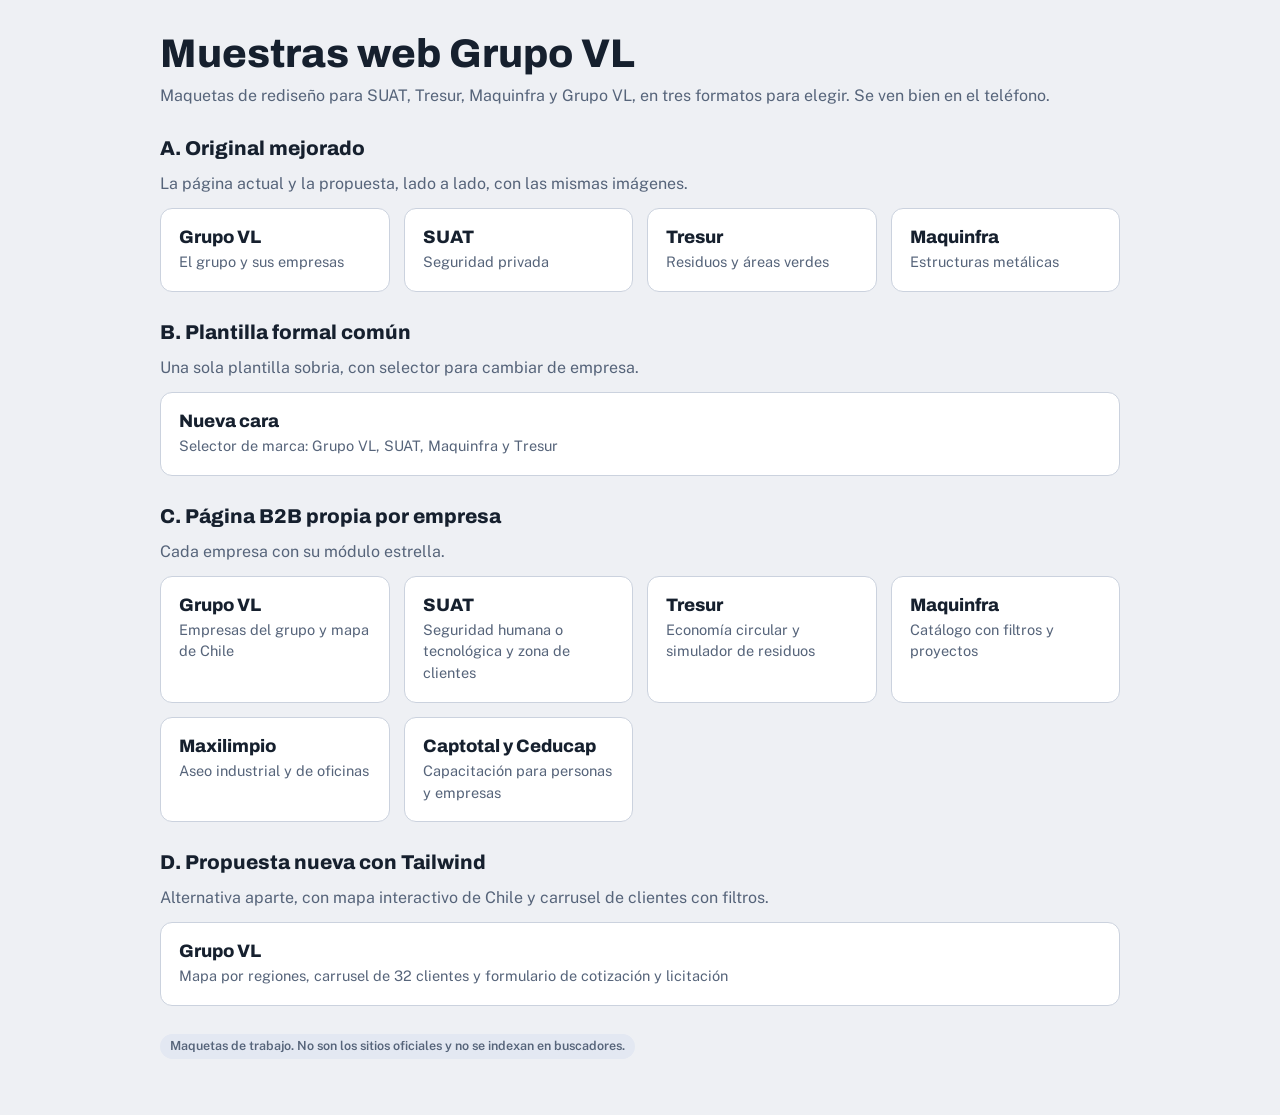
<file: index.html>
<!doctype html>
<html lang="es"><head><meta charset="utf-8">
<meta name="viewport" content="width=device-width,initial-scale=1">
<meta name="robots" content="noindex,nofollow">
<title>Muestras web Grupo VL</title>
<link rel="stylesheet" href="https://fonts.googleapis.com/css2?family=Archivo:wght@500;700;800&family=Public+Sans:wght@400;500;600&display=swap">
<style>
:root{--bg:#EEF0F4;--fg:#16202E;--muted:#56647A;--line:#CBD2DE;--panel:#FFFFFF;--accent:#1B3A8C;--chip:#E3E8F2;--display:'Archivo',Arial,sans-serif;--body:'Public Sans',Arial,sans-serif}
@media (prefers-color-scheme:dark){:root{--bg:#0F1623;--fg:#E6EBF5;--muted:#9AA8C0;--line:#2A3650;--panel:#172033;--accent:#8FA9F0;--chip:#222E47;color-scheme:dark}}
*{box-sizing:border-box}
html{color-scheme:light}
body{margin:0;background:var(--bg);color:var(--fg);font:16px/1.5 var(--body);padding-inline:16px}
.wrap{max-width:960px;margin-inline:auto;padding-block:32px 56px;display:flex;flex-direction:column;gap:28px}
h1{font:800 clamp(28px,5vw,40px)/1.1 var(--display);margin:0}
h2{font:800 20px/1.2 var(--display);margin:0}
p{margin:0;color:var(--muted)}
section{display:flex;flex-direction:column;gap:12px}
.grid{display:grid;grid-template-columns:repeat(auto-fit,minmax(220px,1fr));gap:14px}
a.card{display:flex;flex-direction:column;gap:4px;background:var(--panel);border:1px solid var(--line);border-radius:12px;padding:18px;text-decoration:none;color:var(--fg);min-width:0}
a.card:hover,a.card:focus-visible{border-color:var(--accent);outline:none}
a.card strong{font:800 18px var(--display)}
a.card span{color:var(--muted);font-size:14.5px}
.tag{align-self:flex-start;background:var(--chip);color:var(--muted);border-radius:99px;padding:3px 10px;font-size:12.5px;font-weight:600}
</style></head><body>
<div class="wrap">
<div><h1>Muestras web Grupo VL</h1>
<p style="margin-top:8px">Maquetas de rediseño para SUAT, Tresur, Maquinfra y Grupo VL, en tres formatos para elegir. Se ven bien en el teléfono.</p></div>

<section>
<h2>A. Original mejorado</h2>
<p>La página actual y la propuesta, lado a lado, con las mismas imágenes.</p>
<div class="grid">
<a class="card" href="familia-a/grupovl/"><strong>Grupo VL</strong><span>El grupo y sus empresas</span></a>
<a class="card" href="familia-a/suat/"><strong>SUAT</strong><span>Seguridad privada</span></a>
<a class="card" href="familia-a/tresur/"><strong>Tresur</strong><span>Residuos y áreas verdes</span></a>
<a class="card" href="familia-a/maquinfra/"><strong>Maquinfra</strong><span>Estructuras metálicas</span></a>
</div>
</section>

<section>
<h2>B. Plantilla formal común</h2>
<p>Una sola plantilla sobria, con selector para cambiar de empresa.</p>
<div class="grid">
<a class="card" href="familia-b/"><strong>Nueva cara</strong><span>Selector de marca: Grupo VL, SUAT, Maquinfra y Tresur</span></a>
</div>
</section>

<section>
<h2>C. Página B2B propia por empresa</h2>
<p>Cada empresa con su módulo estrella.</p>
<div class="grid">
<a class="card" href="familia-c/grupovl/"><strong>Grupo VL</strong><span>Empresas del grupo y mapa de Chile</span></a>
<a class="card" href="familia-c/suat/"><strong>SUAT</strong><span>Seguridad humana o tecnológica y zona de clientes</span></a>
<a class="card" href="familia-c/tresur/"><strong>Tresur</strong><span>Economía circular y simulador de residuos</span></a>
<a class="card" href="familia-c/maquinfra/"><strong>Maquinfra</strong><span>Catálogo con filtros y proyectos</span></a>
<a class="card" href="familia-c/maxilimpio/"><strong>Maxilimpio</strong><span>Aseo industrial y de oficinas</span></a>
<a class="card" href="familia-c/captotal-ceducap/"><strong>Captotal y Ceducap</strong><span>Capacitación para personas y empresas</span></a>
</div>
</section>

<section>
<h2>D. Propuesta nueva con Tailwind</h2>
<p>Alternativa aparte, con mapa interactivo de Chile y carrusel de clientes con filtros.</p>
<div class="grid">
<a class="card" href="familia-d/grupovl/"><strong>Grupo VL</strong><span>Mapa por regiones, carrusel de 32 clientes y formulario de cotización y licitación</span></a>
</div>
</section>

<span class="tag">Maquetas de trabajo. No son los sitios oficiales y no se indexan en buscadores.</span>
</div>
</body></html>
</file>
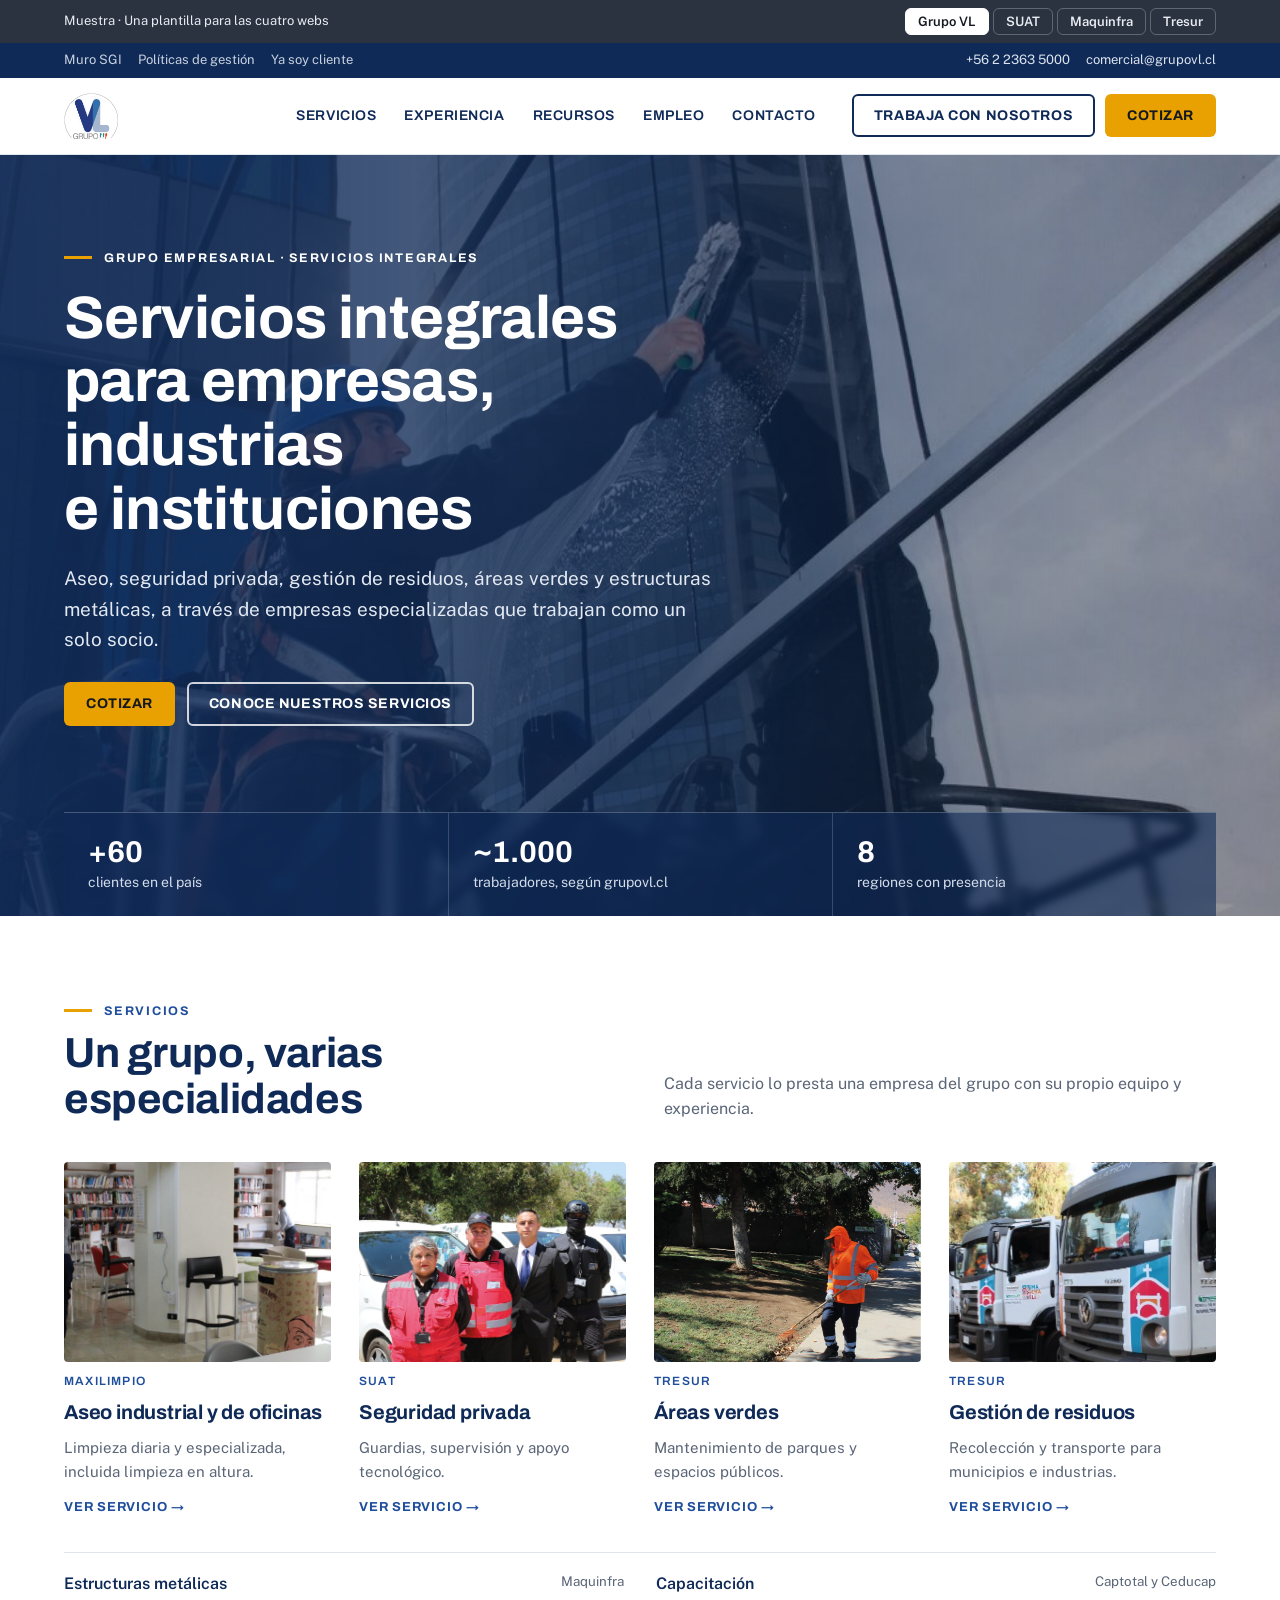
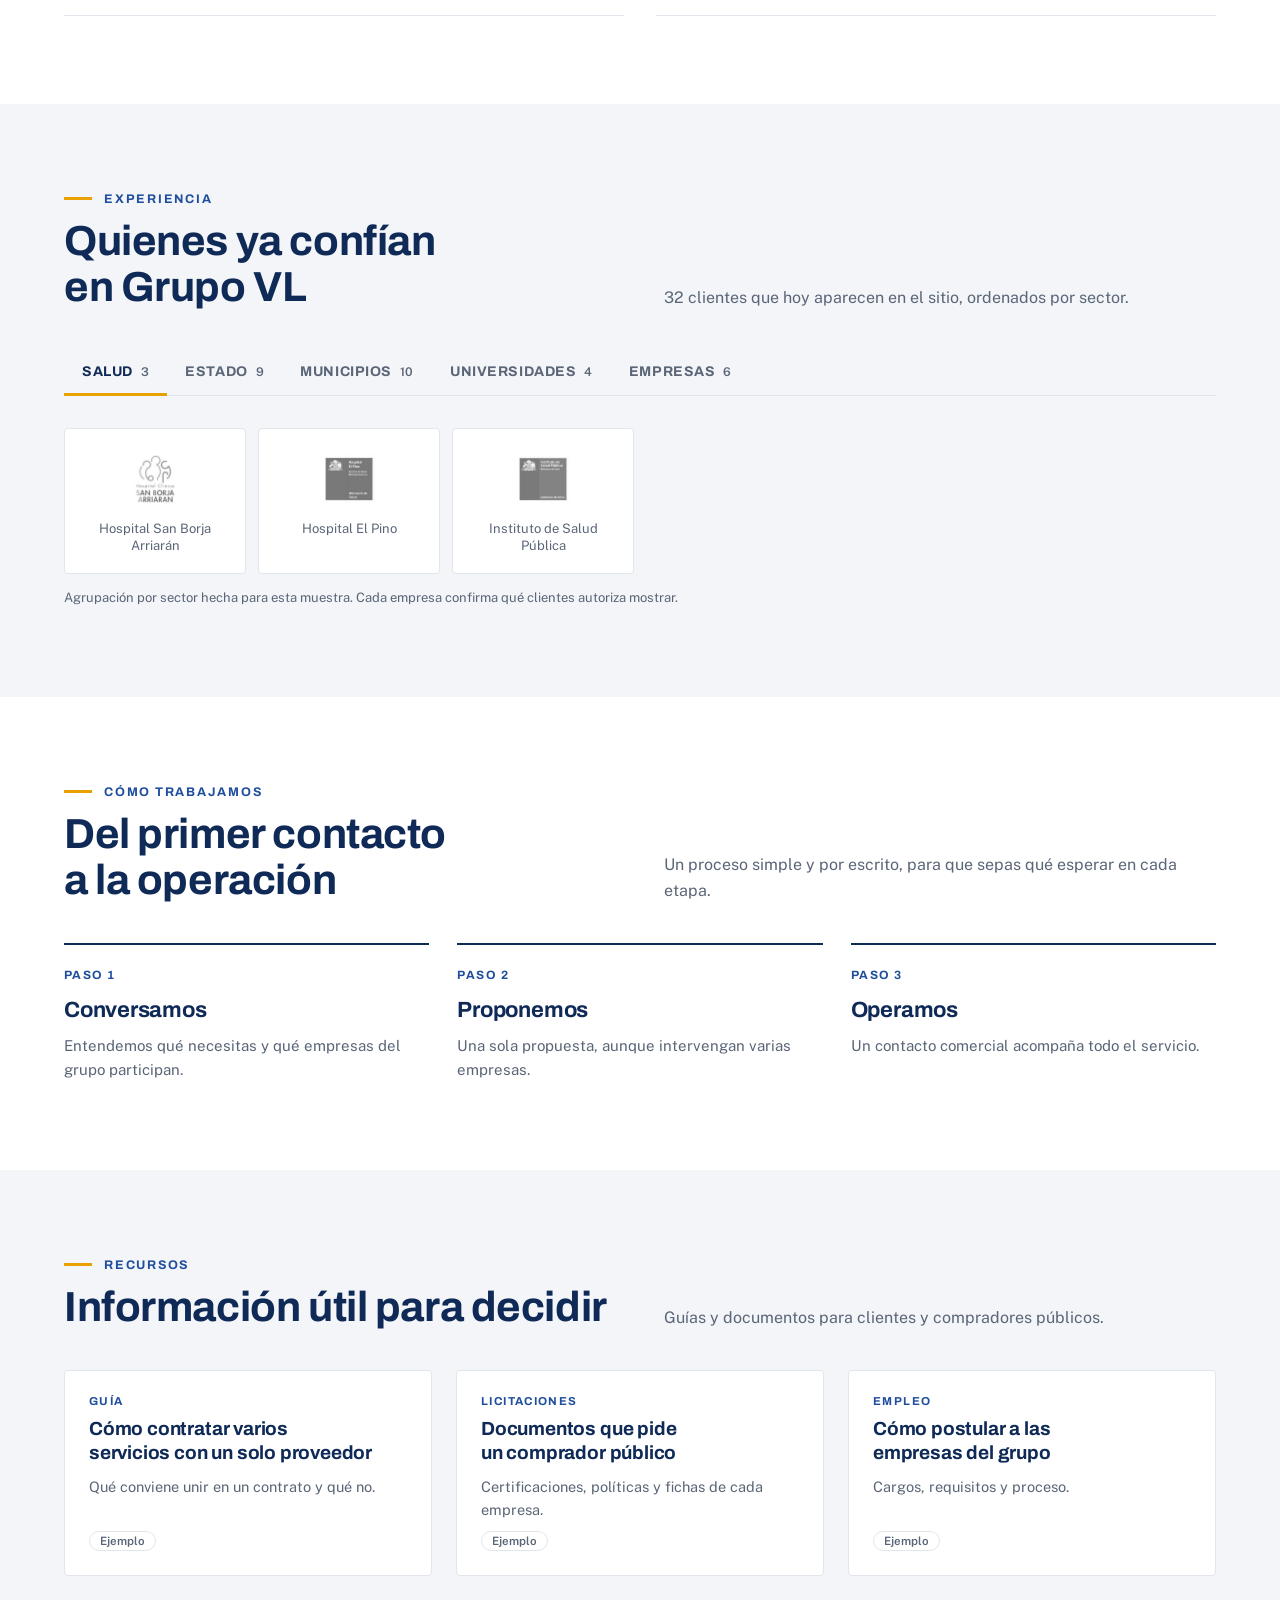
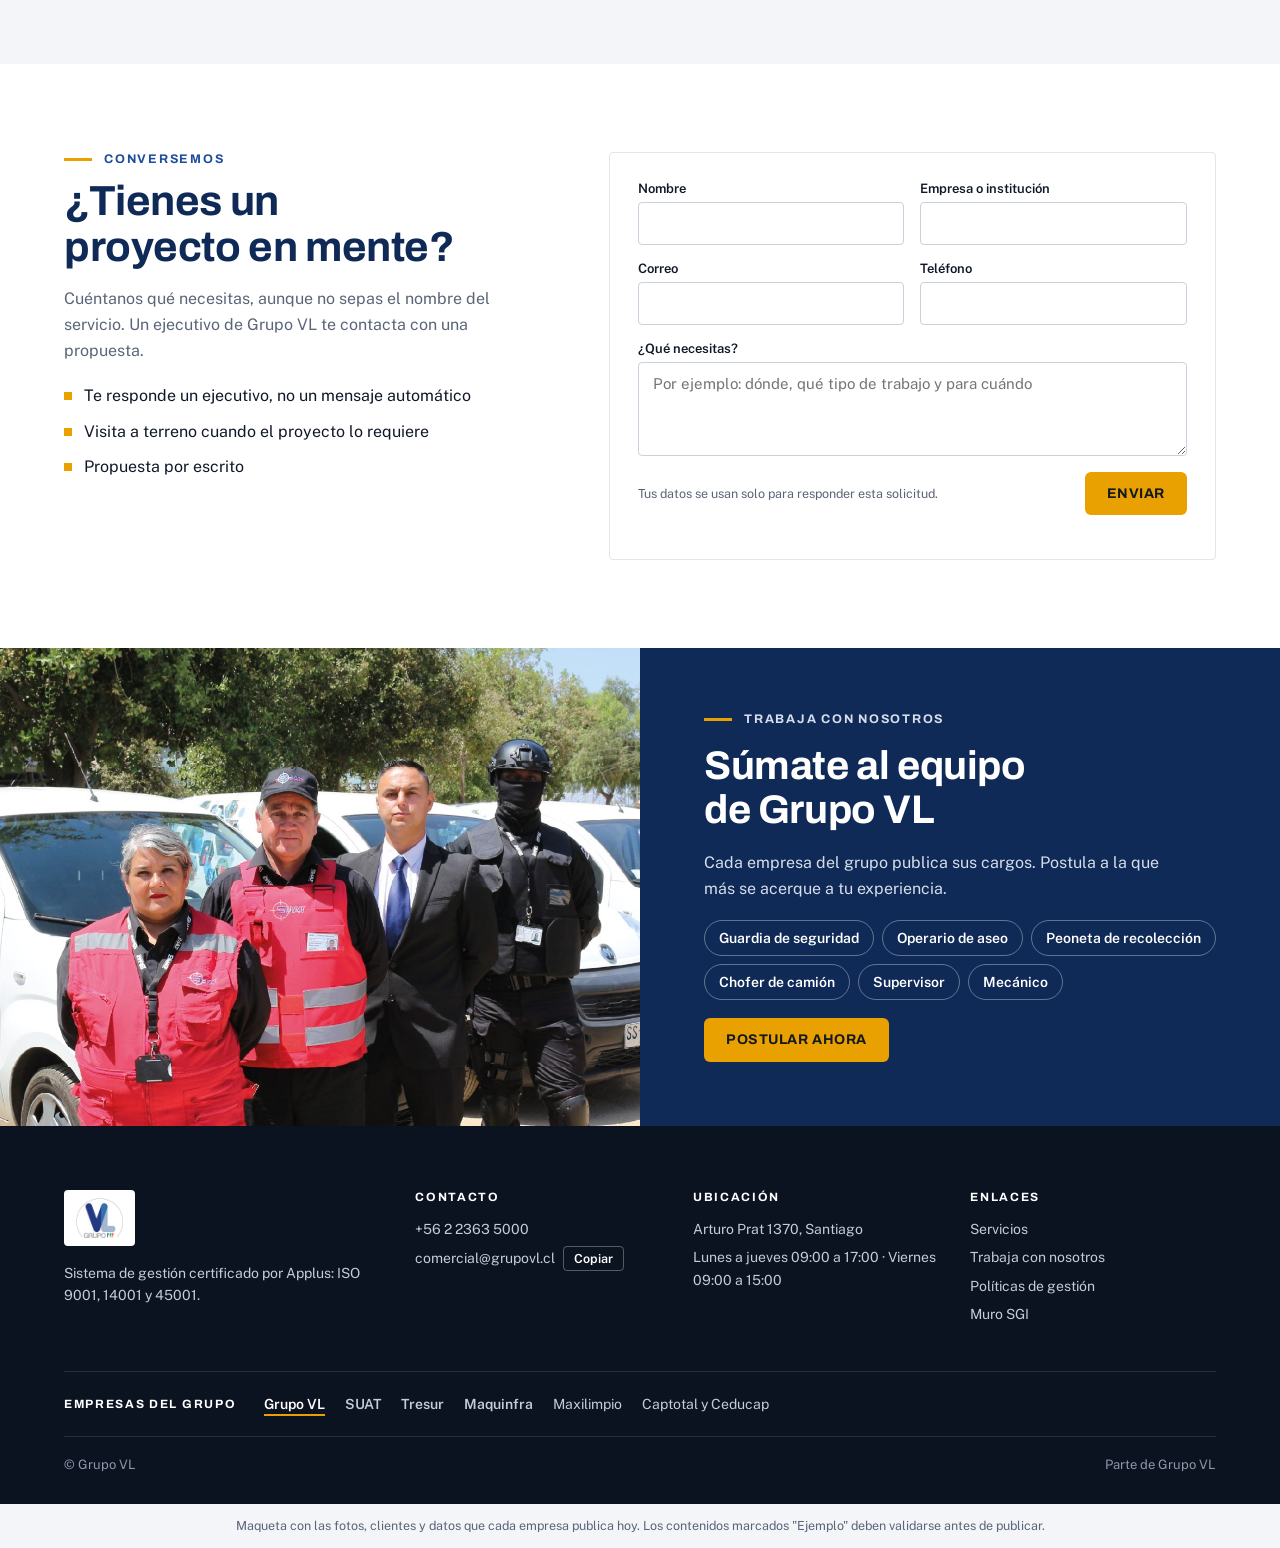
<file: familia-b/index.html>
<!doctype html><html lang="es"><head><meta charset="utf-8"><meta name="robots" content="noindex,nofollow"><meta name=viewport content="width=device-width,initial-scale=1,viewport-fit=cover"><style>:root{color-scheme:light;box-sizing:border-box;padding-top:env(safe-area-inset-top,0px);padding-bottom:env(safe-area-inset-bottom,0px)}html{scroll-padding-top:env(safe-area-inset-top,0px)}body{margin:0;padding:0;font:14px -apple-system,BlinkMacSystemFont,sans-serif;background:#faf9f5;color:#141413}img{max-width:100%}[hidden]:not([hidden=until-found i]){display:none!important}</style></head><body>
<title>Nueva cara Grupo VL</title>
<link rel="stylesheet" href="https://fonts.googleapis.com/css2?family=Archivo:wght@500;600;700;800&family=Public+Sans:wght@400;500;600&display=swap">
<style>
/* Concepto: sitio corporativo sobrio con la línea de las webs actuales (logo, menú, foto grande, servicios, clientes, pie oscuro), modernizado: foto a todo ancho, tipografía contenida, líneas finas y el color de la marca solo en acentos. Una plantilla, cuatro marcas. Diseño deliberadamente claro. */
:root{
  color-scheme:light;
  --paper:#FFFFFF; --alt:#F3F5F8; --ink:#101828; --muted:#5A6577; --line:#E1E6ED; --mock:#2B3240; --mockt:#E9EDF3;
  --deep:#0F2A57; --main:#1F4E9C; --acc:#E8A100; --acct:#14181F;
  --display:'Archivo','Helvetica Neue',Arial,sans-serif; --body:'Public Sans','Helvetica Neue',Arial,sans-serif;
}
.site[data-b="suat"]{--deep:#0E2259;--main:#1B3A8C;--acc:#D3202F;--acct:#FFFFFF}
.site[data-b="vl"]{--deep:#0F2A57;--main:#1F4E9C;--acc:#E8A100;--acct:#14181F}
.site[data-b="maq"]{--deep:#121418;--main:#2A2E36;--acc:#F2C200;--acct:#101216}
.site[data-b="tre"]{--deep:#0F3D1B;--main:#1E7A33;--acc:#F0A30A;--acct:#14181F}
*{box-sizing:border-box}
html{scroll-behavior:smooth}
@media (prefers-reduced-motion:reduce){html{scroll-behavior:auto}*{animation:none!important;transition:none!important}}
body{margin:0;background:var(--paper);color:var(--ink);font-family:var(--body);font-size:16px;line-height:1.6}
h1,h2,h3,h4{font-family:var(--display);margin:0;text-wrap:balance;letter-spacing:-.01em}
a{color:inherit}
:focus-visible{outline:3px solid var(--acc);outline-offset:2px}
.in{max-width:1200px;margin-inline:auto;padding-inline:24px}
@media (max-width:600px){.in{padding-inline:16px}.util{display:none}}

.mock{background:var(--mock);color:var(--mockt);font-size:13px}
.mock .in{display:flex;flex-wrap:wrap;gap:8px 16px;align-items:center;justify-content:space-between;padding-block:8px}
.mock .sw{display:flex;flex-wrap:wrap;gap:4px}
.mock button{font:600 13px var(--body);background:transparent;color:var(--mockt);border:1px solid rgba(255,255,255,.25);border-radius:6px;padding:5px 12px;cursor:pointer}
.mock button[aria-pressed="true"]{background:#fff;color:#14181F;border-color:#fff}

.util{background:var(--deep);color:#DCE3EE;font-size:13px}
.util .in{display:flex;flex-wrap:wrap;gap:6px 20px;justify-content:space-between;padding-block:7px}
.util span{display:flex;gap:16px;flex-wrap:wrap}
.util a{text-decoration:none;opacity:.9}.util a:hover{opacity:1;text-decoration:underline}

header.hd{position:sticky;top:env(safe-area-inset-top,0px);z-index:20;background:rgba(255,255,255,.96);backdrop-filter:saturate(1.4) blur(8px);border-bottom:1px solid var(--line)}
header.hd .in{display:flex;align-items:center;gap:24px;min-height:76px;position:relative}
.brand img{height:46px;width:auto;display:block}
nav.mn{display:flex;gap:4px;margin-left:auto}
nav.mn a{font:600 14px var(--display);letter-spacing:.04em;text-transform:uppercase;text-decoration:none;color:var(--deep);padding:10px 12px;border-radius:6px}
nav.mn a:hover{background:var(--alt)}
.hd .acts{display:flex;gap:10px;align-items:center}
nav.mn a,.hd .acts .btn{white-space:nowrap}
@media (max-width:1279px){.hd .acts .out{display:none}}
.btn{font:700 14px var(--display);letter-spacing:.04em;text-transform:uppercase;text-decoration:none;border:2px solid transparent;border-radius:6px;padding:12px 20px;cursor:pointer;display:inline-flex;align-items:center;gap:8px;line-height:1.1}
.btn.acc{background:var(--acc);color:var(--acct)}
.btn.acc:hover{filter:brightness(1.06)}
.btn.out{border-color:currentColor;color:var(--deep);background:transparent}
.btn.wh{border-color:rgba(255,255,255,.8);color:#fff;background:transparent}
.btn.wh:hover{background:rgba(255,255,255,.1)}
.menu{display:none;font:700 14px var(--display);text-transform:uppercase;letter-spacing:.04em;background:transparent;border:1px solid var(--line);border-radius:6px;padding:10px 12px;color:var(--deep);cursor:pointer;margin-left:auto}
@media (max-width:980px){nav.mn{display:none;position:absolute;left:0;right:0;top:100%;background:#fff;border-bottom:1px solid var(--line);flex-direction:column;padding:8px 16px 16px}nav.mn.open{display:flex}.menu{display:block}.hd .acts .out{display:none}}
@media (max-width:520px){.brand img{height:40px}.hd .acts .acc{padding:10px 14px}}

.hero{position:relative;color:#fff;overflow:hidden;background:var(--deep)}
.hero .bg{position:absolute;inset:0;background-size:cover;background-position:center;animation:kb 1.8s cubic-bezier(.2,.7,.2,1) both}
@keyframes kb{from{transform:scale(1.06)}to{transform:scale(1)}}
.hero::before{content:"";position:absolute;inset:0;z-index:1;background:linear-gradient(90deg,color-mix(in srgb,var(--deep) 92%,transparent) 0%,color-mix(in srgb,var(--deep) 72%,transparent) 48%,color-mix(in srgb,var(--deep) 15%,transparent) 100%)}
.hero .in{position:relative;z-index:2;padding-block:96px 0;display:flex;flex-direction:column;gap:22px}
.eb{display:flex;align-items:center;gap:12px;font:700 12.5px var(--display);letter-spacing:.14em;text-transform:uppercase;margin:0}
.eb::before{content:"";width:28px;height:3px;background:var(--acc);display:block;flex:none}
.hero h1{font-weight:700;font-size:clamp(32px,4.8vw,60px);line-height:1.06;max-width:17ch}
.hero p.lead{margin:0;font-size:clamp(16px,1.6vw,19px);max-width:54ch;color:#E3E9F3}
.hero .cta{display:flex;flex-wrap:wrap;gap:12px;margin-top:6px}
.facts{margin-top:64px;display:grid;grid-template-columns:repeat(3,minmax(0,1fr));border-top:1px solid rgba(255,255,255,.22);background:color-mix(in srgb,var(--deep) 60%,transparent);backdrop-filter:blur(4px)}
.facts div{padding:22px 24px;border-left:1px solid rgba(255,255,255,.18);display:flex;flex-direction:column;gap:2px;min-width:0}
.facts div:first-child{border-left:0}
.facts strong{font:700 clamp(22px,2.4vw,30px)/1.15 var(--display);font-variant-numeric:tabular-nums}
.facts span{font-size:14px;color:#D3DCEA}
@media (max-width:760px){.hero .in{padding-block:56px 0}.facts{grid-template-columns:1fr;margin-inline:-16px;margin-top:40px}.facts div{border-left:0;border-top:1px solid rgba(255,255,255,.14);padding:14px 16px}}

section.sc{padding-block:88px}
section.sc.alt{background:var(--alt)}
.shead{display:grid;grid-template-columns:minmax(0,1fr) minmax(0,1fr);gap:16px 48px;align-items:end;margin-bottom:40px}
.shead .eb{color:var(--main);margin-bottom:12px}
.shead h2{font-size:clamp(28px,3.4vw,42px);font-weight:700;line-height:1.1;color:var(--deep)}
.shead p{margin:0;color:var(--muted);max-width:52ch}
@media (max-width:760px){section.sc{padding-block:60px}.shead{grid-template-columns:1fr;margin-bottom:28px}}

.svc{display:grid;grid-template-columns:repeat(auto-fit,minmax(240px,1fr));gap:28px}
.svc article{display:flex;flex-direction:column;gap:12px;min-width:0}
.svc .im{aspect-ratio:4/3;overflow:hidden;border-radius:4px;background:var(--alt)}
.svc img{width:100%;height:100%;object-fit:cover;display:block;transition:transform .5s ease}
.svc article:hover img{transform:scale(1.04)}
.svc h3{font-size:20px;font-weight:700;color:var(--deep);line-height:1.2}
.svc p{margin:0;color:var(--muted);font-size:15px}
.svc .by{font:600 12px var(--display);letter-spacing:.1em;text-transform:uppercase;color:var(--main)}
.more{font:700 13px var(--display);letter-spacing:.06em;text-transform:uppercase;color:var(--main);text-decoration:none;display:inline-flex;gap:8px;align-items:center;margin-top:auto;padding-top:4px;border-bottom:2px solid transparent;align-self:flex-start}
.more:hover{border-bottom-color:var(--acc)}
.olist{margin-top:36px;border-top:1px solid var(--line);display:grid;grid-template-columns:repeat(auto-fit,minmax(260px,1fr));column-gap:32px}
.olist div{padding:18px 0;border-bottom:1px solid var(--line);display:flex;justify-content:space-between;gap:16px;font-weight:600;color:var(--deep)}
.olist small{color:var(--muted);font-weight:400;text-align:right}

.tabs{display:flex;flex-wrap:wrap;border-bottom:1px solid var(--line);margin-bottom:32px}
.tabs button{font:700 14px var(--display);letter-spacing:.04em;text-transform:uppercase;background:transparent;border:0;border-bottom:3px solid transparent;margin-bottom:-1px;padding:14px 18px;color:var(--muted);cursor:pointer;display:flex;gap:8px;align-items:baseline}
.tabs button b{font:600 12px var(--body);color:var(--muted)}
.tabs button[aria-selected="true"]{color:var(--deep);border-bottom-color:var(--acc)}
.logos{display:grid;grid-template-columns:repeat(auto-fill,minmax(160px,1fr));gap:12px}
.logos div{background:var(--paper);border:1px solid var(--line);border-radius:4px;padding:18px 14px;display:flex;flex-direction:column;align-items:center;gap:10px;text-align:center;min-width:0}
.logos img{height:64px;width:100%;object-fit:contain;filter:grayscale(1);opacity:.8;transition:filter .3s,opacity .3s}
.logos div:hover img{filter:none;opacity:1}
.logos span{font-size:13px;color:var(--muted);line-height:1.3}
.secnote{margin:14px 0 0;font-size:13px;color:var(--muted)}

.proj{display:grid;grid-template-columns:repeat(auto-fit,minmax(280px,1fr));gap:1px;background:var(--line);border:1px solid var(--line)}
.proj article{background:var(--paper);padding:24px;display:flex;flex-direction:column;gap:10px}
.proj .st{font:700 11.5px var(--display);letter-spacing:.1em;text-transform:uppercase;color:var(--main);display:flex;gap:8px;align-items:center}
.proj .st i{width:8px;height:8px;border-radius:50%;background:var(--acc);display:block}
.proj .st.done i{background:#9AA6B6}
.proj h3{font-size:20px;color:var(--deep)}
.proj dl{margin:0;display:grid;grid-template-columns:auto 1fr;gap:4px 14px;font-size:14px}
.proj dt{color:var(--muted)}.proj dd{margin:0;font-weight:600}
.proj .ton{font:700 28px var(--display);color:var(--deep);margin-top:auto;padding-top:8px}
.steps{display:grid;grid-template-columns:repeat(auto-fit,minmax(200px,1fr));gap:28px}
.steps div{border-top:2px solid var(--deep);padding-top:16px}
.steps small{font:700 12px var(--display);letter-spacing:.12em;color:var(--main)}
.steps h3{font-size:22px;color:var(--deep);margin:6px 0}
.steps p{margin:0;color:var(--muted);font-size:15px}

.res{display:grid;grid-template-columns:repeat(auto-fit,minmax(260px,1fr));gap:24px}
.res a{display:flex;flex-direction:column;gap:10px;text-decoration:none;border:1px solid var(--line);border-radius:4px;padding:24px;background:var(--paper);transition:border-color .2s,transform .2s}
.res a:hover{border-color:var(--main);transform:translateY(-2px)}
.res small{font:700 11.5px var(--display);letter-spacing:.12em;text-transform:uppercase;color:var(--main)}
.res h3{font-size:19px;color:var(--deep);line-height:1.25}
.res p{margin:0;color:var(--muted);font-size:14.5px}
.tagx{display:inline-block;font:600 11.5px var(--body);color:var(--muted);border:1px solid var(--line);border-radius:99px;padding:2px 10px;align-self:flex-start;margin-top:auto}

.talk{display:grid;grid-template-columns:minmax(0,.9fr) minmax(0,1.1fr);gap:48px;align-items:start}
.talk h2{font-size:clamp(28px,3.4vw,42px);color:var(--deep);line-height:1.1;margin-top:12px}
.talk .eb{color:var(--main)}
.talk p{color:var(--muted);max-width:44ch}
.talk ul{margin:20px 0 0;padding:0;list-style:none;display:grid;gap:10px}
.talk li{display:flex;gap:12px;align-items:baseline}
.talk li::before{content:"";width:8px;height:8px;background:var(--acc);flex:none;transform:translateY(-1px)}
form.f{background:var(--paper);border:1px solid var(--line);border-radius:4px;padding:28px;display:grid;grid-template-columns:repeat(2,minmax(0,1fr));gap:16px}
form.f label{display:flex;flex-direction:column;gap:6px;font:600 13px var(--body);color:var(--ink);min-width:0}
form.f input,form.f textarea{font:400 15px var(--body);padding:12px 14px;border:1px solid #C9D1DC;border-radius:4px;background:#fff;color:var(--ink);width:100%;min-width:0}
form.f input:focus,form.f textarea:focus{border-color:var(--main);outline:none;box-shadow:0 0 0 3px color-mix(in srgb,var(--main) 18%,transparent)}
form.f .full{grid-column:1/-1}
form.f .row{grid-column:1/-1;display:flex;flex-wrap:wrap;gap:16px;align-items:center;justify-content:space-between}
form.f small{color:var(--muted);font-size:12.5px;max-width:40ch}
.ok{grid-column:1/-1;color:#0B6B3A;font-weight:600;font-size:14px}
@media (max-width:860px){.talk{grid-template-columns:1fr;gap:28px}form.f{grid-template-columns:1fr;padding:20px}}

.job{display:grid;grid-template-columns:minmax(0,1fr) minmax(0,1fr);min-height:420px;background:var(--deep);color:#fff}
.job .ph{background-size:cover;background-position:center}
.job .tx{padding:64px clamp(24px,5vw,72px);display:flex;flex-direction:column;gap:18px;justify-content:center}
.job h2{font-size:clamp(28px,3.2vw,40px);line-height:1.1}
.job p{margin:0;color:#D6DEEA;max-width:46ch}
.job ul{list-style:none;margin:0;padding:0;display:flex;flex-wrap:wrap;gap:8px}
.job li{border:1px solid rgba(255,255,255,.35);border-radius:99px;padding:6px 14px;font-size:14px;font-weight:600}
@media (max-width:760px){.job{grid-template-columns:1fr}.job .ph{min-height:220px}.job .tx{padding:40px 16px}}

footer.ft{background:#0B1220;color:#C3CCDA;font-size:14px}
.site[data-b="maq"] footer.ft{background:#0D0F12}
.site[data-b="tre"] footer.ft{background:#0A1F10}
footer .top{display:grid;grid-template-columns:1.3fr repeat(3,minmax(0,1fr));gap:32px;padding-block:64px 40px}
footer .lg{background:#fff;border-radius:4px;padding:8px 12px;display:inline-flex}
footer .lg img{height:40px;width:auto;display:block}
footer h4{font:700 12px var(--display);letter-spacing:.14em;text-transform:uppercase;color:#fff;margin-bottom:14px}
footer p{margin:0 0 6px}
footer a{text-decoration:none}footer a:hover{text-decoration:underline;color:#fff}
footer .grp{display:flex;flex-wrap:wrap;gap:8px 20px;padding-block:20px;border-top:1px solid rgba(255,255,255,.12);align-items:center}
footer .grp button{font:600 14px var(--body);background:none;border:0;color:#C3CCDA;cursor:pointer;padding:4px 0}
footer .grp button:hover,footer .grp button[aria-current="true"]{color:#fff}
footer .grp button[aria-current="true"]{box-shadow:inset 0 -2px 0 var(--acc)}
footer .bt{display:flex;flex-wrap:wrap;gap:8px 24px;justify-content:space-between;padding-block:18px 28px;border-top:1px solid rgba(255,255,255,.12);font-size:13px;color:#8D99AB}
.copy{font:600 12.5px var(--body);background:transparent;border:1px solid rgba(255,255,255,.3);color:#fff;border-radius:4px;padding:4px 10px;cursor:pointer;margin-left:8px}
@media (max-width:860px){footer .top{grid-template-columns:1fr 1fr}}
@media (max-width:520px){footer .top{grid-template-columns:1fr}}
.mnote{background:var(--alt);color:var(--muted);font-size:12.5px;text-align:center;padding:12px 16px;margin:0}
#toast{position:fixed;left:50%;bottom:calc(20px + env(safe-area-inset-bottom,0px));transform:translateX(-50%);background:#101828;color:#fff;padding:10px 16px;border-radius:6px;font-size:14px;opacity:0;pointer-events:none;transition:opacity .2s;z-index:50;max-width:calc(100% - 32px)}
#toast.on{opacity:1}
[hidden]{display:none!important}
</style>

<div class="mock"><div class="in"><span>Muestra · Una plantilla para las cuatro webs</span><div class="sw" id="sw" role="group" aria-label="Ver como"></div></div></div>
<div class="site" id="site" data-b="vl"></div>
<p class="mnote">Maqueta con las fotos, clientes y datos que cada empresa publica hoy. Los contenidos marcados "Ejemplo" deben validarse antes de publicar.</p>
<div id="toast" role="status"></div>

<script>
(function(){
var BR={
 vl:{dir:'v',name:'Grupo VL',
  eyebrow:'Grupo empresarial · servicios integrales',
  h1:'Servicios integrales para empresas, industrias e instituciones',
  lead:'Aseo, seguridad privada, gestión de residuos, áreas verdes y estructuras metálicas, a través de empresas especializadas que trabajan como un solo socio.',
  hero:'ban7.jpg',
  facts:[['+60','clientes en el país'],['~1.000','trabajadores, según grupovl.cl'],['8','regiones con presencia']],
  svcTitle:'Un grupo, varias especialidades',svcLead:'Cada servicio lo presta una empresa del grupo con su propio equipo y experiencia.',
  svc:[['Aseo industrial y de oficinas','Maxilimpio','Limpieza diaria y especializada, incluida limpieza en altura.','oficinas.jpg'],['Seguridad privada','SUAT','Guardias, supervisión y apoyo tecnológico.','suat.jpg'],['Áreas verdes','Tresur','Mantenimiento de parques y espacios públicos.','areas.jpg'],['Gestión de residuos','Tresur','Recolección y transporte para municipios e industrias.','camiones.jpg']],
  other:[['Estructuras metálicas','Maquinfra'],['Capacitación','Captotal y Ceducap']],
  sectors:[['Salud',[['cl-arriaran.jpg','Hospital San Borja Arriarán'],['cl-pino.jpg','Hospital El Pino'],['cl-saludpublica.jpg','Instituto de Salud Pública']]],
   ['Estado',[['cl-sag.jpg','SAG'],['cl-sernatur.jpg','Sernatur'],['cl-subsecretaria.jpg','Subsecretaría del Interior'],['cl-corfo.jpg','CORFO'],['cl-sence.jpg','SENCE'],['cl-laboral.jpg','Instituto de Seguridad Laboral'],['cl-cultural.jpg','Servicio Nacional del Patrimonio Cultural'],['cl-deportes.jpg','Instituto Nacional de Deportes'],['cl-museomenoria.jpg','Museo de la Memoria y los Derechos Humanos']]],
   ['Municipios',[['cl-concepcion.jpg','Concepción'],['cl-img02.jpg','Cerro Navia'],['cl-cm.png','Lo Espejo'],['cl-03.png','Lampa'],['cl-img03.jpg','Renca'],['cl-imgm.jpg','Requínoa'],['cl-machali.jpg','Machalí'],['cl-muni.jpg','Independencia'],['cl-nogales.jpg','Nogales'],['cl-recoleta.png','Pudahuel']]],
   ['Universidades',[['cl-udp.jpg','Universidad Diego Portales'],['cl-univalparaiso.jpg','Universidad de Valparaíso'],['cl-talca.jpg','Universidad de Talca'],['cl-losandes.jpg','Universidad de los Andes']]],
   ['Empresas',[['cl-logicalis.jpg','Logicalis'],['cl-02.png','Sacyr'],['cl-06.png','CHC'],['cl-3.png','EDAM'],['cl-alianza.jpg','Alianza Team'],['cl-unnamed.png','AZA']]]],
  steps:[['Conversamos','Entendemos qué necesitas y qué empresas del grupo participan.'],['Proponemos','Una sola propuesta, aunque intervengan varias empresas.'],['Operamos','Un contacto comercial acompaña todo el servicio.']],
  res:[['Guía','Cómo contratar varios servicios con un solo proveedor','Qué conviene unir en un contrato y qué no.'],['Licitaciones','Documentos que pide un comprador público','Certificaciones, políticas y fichas de cada empresa.'],['Empleo','Cómo postular a las empresas del grupo','Cargos, requisitos y proceso.']],
  jobs:['Guardia de seguridad','Operario de aseo','Peoneta de recolección','Chofer de camión','Supervisor','Mecánico'],jobImg:'suat.jpg',jobText:'Cada empresa del grupo publica sus cargos. Postula a la que más se acerque a tu experiencia.',
  addr:'Arturo Prat 1370, Santiago',tel:'+56 2 2363 5000',mail:'comercial@grupovl.cl',hrs:'Lunes a jueves 09:00 a 17:00 · Viernes 09:00 a 15:00'},
 suat:{dir:'s',name:'SUAT',
  eyebrow:'Seguridad privada · norma OS10',
  h1:'Seguridad privada para hospitales, instituciones públicas e industria',
  lead:'Guardias capacitados bajo la norma OS10 de Carabineros, con supervisión en terreno y apoyo tecnológico cuando el recinto lo necesita.',
  hero:'hero-rrhh.jpg',
  facts:[['20 años','junto a nuestros clientes'],['Nº 0502','Autorización de Carabineros, DS 93 de 1985'],['Certificación ISO','9001, 14001 y 45001, por Applus']],
  svcTitle:'Nuestros servicios',svcLead:'Personas, tecnología y análisis para proteger cada recinto según su riesgo.',
  svc:[['Seguridad de recursos humanos',null,'Guardias, supervisores y coordinadores OS10.','hero-rrhh.jpg'],['Seguridad tecnológica',null,'Monitoreo y cámaras integradas a la vigilancia.','hero-tec.jpg'],['Control de acceso y recepción',null,'Ingreso ordenado a edificios e instituciones.','hero-acceso.jpg'],['Consultoría y análisis de riesgos',null,'Prevención de amenazas antes de que ocurran.','hero-consultoria.jpg']],
  other:[],
  sectors:[['Salud',[['c6.png','Hospital San Juan de Dios'],['c8.jpg','Hospital San José'],['c2.png','Complejo Asistencial Barros Luco']]],['Estado',[['c4.jpg','Subsecretaría del Interior'],['c3.jpg','Servicio Nacional del Patrimonio Cultural']]],['Municipios',[['c1.png','Renca'],['c5.png','Quilicura'],['c7.png','Independencia'],['c10.jpg','San Bernardo']]],['Empresas',[['c9.jpeg','Besalco Construcciones']]]],
  steps:[['Visitamos','Recorremos el recinto y evaluamos sus riesgos.'],['Proponemos','Dotación, turnos y apoyo tecnológico por escrito.'],['Operamos','Supervisión en terreno y reportes periódicos.']],
  res:[['Normativa','Qué exige la norma OS10 a un guardia','Requisitos, curso y credencial.'],['Salud','Control de acceso en recintos hospitalarios','Cómo ordenar visitas, urgencias y proveedores.'],['Licitaciones','Documentos para contratar seguridad pública','Autorización, certificaciones y políticas.']],
  jobs:['Guardia de seguridad','Supervisor de guardia','Controlador CCTV','Encargado de control'],jobImg:'hero-acceso.jpg',jobText:'Buscamos personas responsables para recintos de salud, instituciones y empresas.',
  addr:'Arturo Prat #1370, Santiago',tel:'+56 2 2363 5000',mail:'comercial@suat.cl',hrs:'Lunes a jueves 09:00 a 17:00 · Viernes 09:00 a 15:00'},
 maq:{dir:'m',name:'Maquinfra',
  eyebrow:'Estructuras metálicas · San Bernardo',
  h1:'Estructuras metálicas para túneles, telecomunicaciones y minería',
  lead:'Diseñamos, proyectamos, suministramos, fabricamos e instalamos estructuras para las obras más exigentes del país.',
  hero:'ban2.jpg',
  facts:[['4.500 t','contratadas para la Línea 7 del Metro de Santiago'],['+1.500 t','en Américo Vespucio Oriente I'],['11 años','de experiencia']],
  svcTitle:'Línea de productos',svcLead:'Fabricación propia en San Bernardo e instalación en obra.',
  svc:[['Fortificación de túneles',null,'Marcos reticulados para obras subterráneas.','fort.jpg'],['Telecomunicaciones y electricidad',null,'Torres autosoportadas y monopostes.','tower.jpg'],['Tolvas y aljibes',null,'Equipos metálicos a medida.','hopper.jpg'],['Otras estructuras metálicas',null,'Estructuras para obras y faenas.','proy.jpg']],
  other:[],
  sectors:[['Construcción e infraestructura',[['cl1.png','Astaldi'],['cl3.png','Besalco Construcciones'],['cl4.png','Sacyr'],['cl6.png','Ferrovial Agroman'],['cl8.png','OHL Construcción'],['cl10.png','Dragados'],['cl11.png','CRTG'],['cl17.png','CRCC']]],['Energía',[['cl2.png','Abengoa'],['cl7.png','Engie'],['cl5.png','Consorcio BOV']]],['Telecomunicaciones',[['cl15.png','WOM']]]],
  projects:[['En ejecución','Línea 7 Metro de Santiago','CRTG, OHL, CRCC','2023 en adelante','4.500 t'],['Concluido','Autopista Américo Vespucio Oriente I','Constructora Vespucio Oriente','2019 a 2022','+1.500 t'],['Concluido','Mina El Teniente','Astaldi','2019 a 2023','638 t'],['Activo','Central Hidroeléctrica Los Lagos','Consorcio BOV','2020 en adelante','+330 t'],['Concluido','Torres de telecomunicación','WOM','2017 a 2018','Torres y monopostes'],['Concluido','Extensiones Metro L2, L3 y L6','Besalco, OHLA, CRTG','2017 a 2018','+100 t']],
  steps:[['Diseñar','Estructura según la obra.'],['Proyectar','Planos, cálculo y plazos.'],['Fabricar','En nuestra planta de San Bernardo.'],['Instalar','Montaje en terreno.']],
  res:[['Ficha técnica','Marcos reticulados para túneles','Dimensiones, materiales y usos.'],['Ficha técnica','Torres y monopostes','Tipos y alturas disponibles.'],['Calidad','Certificados ISO 9001, 14001 y 45001','Sistema de gestión certificado por Applus.']],
  jobs:['Soldador','Armador','Operador de planta','Jefe de obra'],jobImg:'proy.jpg',jobText:'Únete a una planta que fabrica para el Metro, la minería y las telecomunicaciones.',
  addr:'Las Acacias 110, San Bernardo',tel:'',mail:'contacto@maquinfra.cl',hrs:''},
 tre:{dir:'t',name:'Tresur',
  eyebrow:'Residuos · limpieza · áreas verdes',
  h1:'Recolección y gestión de residuos para municipios e industrias',
  lead:'Una amplia flota de camiones y equipos de recolección, con procesos estandarizados bajo normativas nacionales e internacionales.',
  hero:'camiones.jpg',
  facts:[['7','líneas de servicio'],['Residuos peligrosos','y no peligrosos: manejo, recolección y transporte'],['Certificación ISO','9001, 14001 y 45001, por Applus']],
  svcTitle:'Nuestros servicios',svcLead:'Servicios para municipios, industrias y empresas, con personal capacitado y control operacional.',
  svc:[['Limpieza a municipalidades',null,'Recolección y aseo comunal.','camiones.jpg'],['Áreas verdes',null,'Mantenimiento de parques y plazas.','areas.jpg'],['Limpieza industrial y sanitizado',null,'Mantenimiento de plantas e instalaciones.','limp.jpg']],
  other:[['Residuos peligrosos y no peligrosos','Manejo y transporte'],['Transporte de agua industrial','Camiones aljibe'],['Economía circular','Valorización'],['Gestión de residuos','Planes por cliente']],
  sectors:[['Municipios',[['cA.png','Lo Espejo'],['cC.png','Lampa'],['cD.jpg','Independencia'],['cE.jpg','Requínoa'],['cF.jpg','Cerro Navia'],['cG.jpg','Olivar'],['cJ.jpg','Nogales'],['cK.jpg','Machalí'],['cL.png','Pudahuel']]],['Empresas',[['cB.png','Abastible'],['cH.jpg','Dialum'],['cI.jpg','Recupac']]]],
  steps:[['Conversamos','Qué se retira, dónde y con qué frecuencia.'],['Proponemos','Rutas, equipos y frecuencia por escrito.'],['Operamos','Recolección con control operacional.']],
  res:[['Municipios','Qué pedir en una licitación de recolección','Frecuencias, flota y fiscalización.'],['Industria','Residuos peligrosos: cómo se transportan','Normativa y responsabilidades.'],['Economía circular','Qué pasa con los residuos después del retiro','Valorización y reciclaje.']],
  jobs:['Peoneta de recolección','Chofer de camión','Chofer Ampliroll','Barredor','Supervisor','Mecánico'],jobImg:'areas.jpg',jobText:'Trabaja en terreno con un equipo que mantiene limpias las comunas de varias regiones.',
  addr:'Arturo Prat 1370, Santiago',tel:'(+56) 2 2363 5000 · 2 2363 5050',mail:'comercial@tresur.cl',hrs:'Lunes a jueves 09:00 a 17:00 · Viernes 09:00 a 15:00'}
};
var ORDER=['vl','suat','maq','tre'];
var GROUP=[['vl','Grupo VL'],['suat','SUAT'],['tre','Tresur'],['maq','Maquinfra'],[null,'Maxilimpio'],[null,'Captotal y Ceducap']];
var cur='vl',sec=0;
var $=function(s){return document.querySelector(s)};
var site=$('#site'),sw=$('#sw'),toast=$('#toast');
function say(m){toast.textContent=m;toast.classList.add('on');clearTimeout(say.t);say.t=setTimeout(function(){toast.classList.remove('on')},2800)}
function I(b,f){return 'img/'+b.dir+'/'+f}

function render(){
 var b=BR[cur];site.dataset.b=cur;
 var h='';
 h+='<div class="util"><div class="in"><span><a href="#" data-say="Acceso a Muro SGI">Muro SGI</a><a href="#" data-say="Políticas de gestión integrada">Políticas de gestión</a><a href="#contacto">Ya soy cliente</a></span><span>'+(b.tel?'<span>'+b.tel+'</span>':'')+'<span>'+b.mail+'</span></span></div></div>';
 h+='<header class="hd"><div class="in"><a class="brand" href="#inicio" aria-label="'+b.name+', inicio"><img src="'+I(b,'logo.png')+'" alt="'+b.name+'"></a>'+
  '<nav class="mn" id="mn" aria-label="Principal"><a href="#servicios">Servicios</a><a href="#experiencia">Experiencia</a><a href="#recursos">Recursos</a><a href="#empleo">Empleo</a><a href="#contacto">Contacto</a></nav>'+
  '<button class="menu" id="menu" aria-expanded="false" aria-controls="mn">Menú</button>'+
  '<div class="acts"><a class="btn out" href="#empleo">Trabaja con nosotros</a><a class="btn acc" href="#contacto">Cotizar</a></div></div></header>';
 h+='<section class="hero" id="inicio"><div class="bg" style="background-image:url('+I(b,b.hero)+')"></div><div class="in"><p class="eb">'+b.eyebrow+'</p><h1>'+b.h1+'</h1><p class="lead">'+b.lead+'</p>'+
  '<div class="cta"><a class="btn acc" href="#contacto">Cotizar</a><a class="btn wh" href="#servicios">Conoce nuestros servicios</a></div>'+
  '<div class="facts">'+b.facts.map(function(f){return '<div><strong>'+f[0]+'</strong><span>'+f[1]+'</span></div>'}).join('')+'</div></div></section>';
 h+='<section class="sc" id="servicios"><div class="in"><div class="shead"><div><p class="eb">Servicios</p><h2>'+b.svcTitle+'</h2></div><p>'+b.svcLead+'</p></div><div class="svc">'+
  b.svc.map(function(s){return '<article><div class="im"><img src="'+I(b,s[3])+'" alt="" loading="lazy"></div>'+(s[1]?'<span class="by">'+s[1]+'</span>':'')+'<h3>'+s[0]+'</h3><p>'+s[2]+'</p><a class="more" href="#" data-say="Página de '+s[0]+'">Ver servicio →</a></article>'}).join('')+'</div>'+
  (b.other.length?'<div class="olist">'+b.other.map(function(o){return '<div>'+o[0]+' <small>'+o[1]+'</small></div>'}).join('')+'</div>':'')+'</div></section>';
 if(b.projects){
  h+='<section class="sc alt" id="proyectos"><div class="in"><div class="shead"><div><p class="eb">Proyectos</p><h2>Obras que respaldan nuestro trabajo</h2></div><p>Toneladas, clientes y plazos tal como aparecen en la sección Proyectos de maquinfra.cl.</p></div><div class="proj">'+
   b.projects.map(function(p){return '<article><span class="st'+(p[0]==='Concluido'?' done':'')+'"><i></i>'+p[0]+'</span><h3>'+p[1]+'</h3><dl><dt>Cliente</dt><dd>'+p[2]+'</dd><dt>Período</dt><dd>'+p[3]+'</dd></dl><span class="ton">'+p[4]+'</span></article>'}).join('')+'</div></div></section>';
 }
 var tot=b.sectors.reduce(function(a,s){return a+s[1].length},0);
 h+='<section class="sc'+(b.projects?'':' alt')+'" id="experiencia"><div class="in"><div class="shead"><div><p class="eb">Experiencia</p><h2>Quienes ya confían en '+b.name+'</h2></div><p>'+tot+' clientes que hoy aparecen en el sitio, ordenados por sector.</p></div>'+
  '<div class="tabs" role="tablist" aria-label="Sectores">'+b.sectors.map(function(s,i){return '<button role="tab" id="tb'+i+'" aria-selected="'+(i===sec)+'" aria-controls="tp" data-i="'+i+'">'+s[0]+' <b>'+s[1].length+'</b></button>'}).join('')+'</div>'+
  '<div class="logos" role="tabpanel" id="tp" aria-labelledby="tb'+sec+'"></div><p class="secnote">Agrupación por sector hecha para esta muestra. Cada empresa confirma qué clientes autoriza mostrar.</p></div></section>';
 h+='<section class="sc" id="metodo"><div class="in"><div class="shead"><div><p class="eb">Cómo trabajamos</p><h2>Del primer contacto a la operación</h2></div><p>Un proceso simple y por escrito, para que sepas qué esperar en cada etapa.</p></div><div class="steps">'+
  b.steps.map(function(s,i){return '<div><small>PASO '+(i+1)+'</small><h3>'+s[0]+'</h3><p>'+s[1]+'</p></div>'}).join('')+'</div></div></section>';
 h+='<section class="sc alt" id="recursos"><div class="in"><div class="shead"><div><p class="eb">Recursos</p><h2>Información útil para decidir</h2></div><p>Guías y documentos para clientes y compradores públicos.</p></div><div class="res">'+
  b.res.map(function(r){return '<a href="#" data-say="Aquí se abriría: '+r[1]+'"><small>'+r[0]+'</small><h3>'+r[1]+'</h3><p>'+r[2]+'</p><span class="tagx">Ejemplo</span></a>'}).join('')+'</div></div></section>';
 h+='<section class="sc" id="contacto"><div class="in talk"><div><p class="eb">Conversemos</p><h2>¿Tienes un proyecto en mente?</h2><p>Cuéntanos qué necesitas, aunque no sepas el nombre del servicio. Un ejecutivo de '+b.name+' te contacta con una propuesta.</p>'+
  '<ul><li>Te responde un ejecutivo, no un mensaje automático</li><li>Visita a terreno cuando el proyecto lo requiere</li><li>Propuesta por escrito</li></ul></div>'+
  '<form class="f" id="ff" novalidate><label for="f-n">Nombre<input id="f-n" autocomplete="name"></label><label for="f-e">Empresa o institución<input id="f-e" autocomplete="organization"></label><label for="f-m">Correo<input id="f-m" type="email" autocomplete="email"></label><label for="f-t">Teléfono<input id="f-t" type="tel" autocomplete="tel"></label>'+
  '<label for="f-x" class="full">¿Qué necesitas?<textarea id="f-x" rows="4" placeholder="Por ejemplo: dónde, qué tipo de trabajo y para cuándo"></textarea></label>'+
  '<div class="row"><small>Tus datos se usan solo para responder esta solicitud.</small><button class="btn acc" type="submit">Enviar</button></div><div class="ok" id="fok" role="status"></div></form></div></section>';
 h+='<section class="job" id="empleo"><div class="ph" style="background-image:url('+I(b,b.jobImg)+')" role="img" aria-label="Equipo de '+b.name+'"></div><div class="tx"><p class="eb">Trabaja con nosotros</p><h2>Súmate al equipo de '+b.name+'</h2><p>'+b.jobText+'</p><ul>'+b.jobs.map(function(j){return '<li>'+j+'</li>'}).join('')+'</ul><div><a class="btn acc" href="#" data-say="Aquí se abriría la postulación">Postular ahora</a></div></div></section>';
 h+='<footer class="ft"><div class="in"><div class="top"><div><span class="lg"><img src="'+I(b,'logo.png')+'" alt="'+b.name+'"></span><p style="margin-top:16px;max-width:34ch">Sistema de gestión certificado por Applus: ISO 9001, 14001 y 45001.</p></div>'+
  '<div><h4>Contacto</h4>'+(b.tel?'<p>'+b.tel+'</p>':'')+'<p>'+b.mail+'<button class="copy" id="copy" type="button">Copiar</button></p></div>'+
  '<div><h4>Ubicación</h4><p>'+b.addr+'</p>'+(b.hrs?'<p>'+b.hrs+'</p>':'')+'</div>'+
  '<div><h4>Enlaces</h4><p><a href="#servicios">Servicios</a></p><p><a href="#empleo">Trabaja con nosotros</a></p><p><a href="#" data-say="Políticas de gestión integrada">Políticas de gestión</a></p><p><a href="#" data-say="Acceso a Muro SGI">Muro SGI</a></p></div></div>'+
  '<div class="grp"><span style="font:700 12px var(--display);letter-spacing:.14em;text-transform:uppercase;color:#fff;margin-right:8px">Empresas del grupo</span>'+GROUP.map(function(g){return g[0]?'<button type="button" data-b="'+g[0]+'" aria-current="'+(g[0]===cur)+'">'+g[1]+'</button>':'<span>'+g[1]+'</span>'}).join('')+'</div>'+
  '<div class="bt"><span>© '+b.name+'</span><span>Parte de Grupo VL</span></div></div></footer>';
 site.innerHTML=h;
 paintSector();
 Array.prototype.forEach.call(site.querySelectorAll('.tabs button'),function(t){t.onclick=function(){sec=+t.dataset.i;Array.prototype.forEach.call(site.querySelectorAll('.tabs button'),function(x){x.setAttribute('aria-selected',String(x===t))});$('#tp').setAttribute('aria-labelledby',t.id);paintSector()}});
 Array.prototype.forEach.call(site.querySelectorAll('[data-say]'),function(a){a.onclick=function(e){e.preventDefault();say('Muestra: '+a.dataset.say+'.')}});
 Array.prototype.forEach.call(site.querySelectorAll('footer .grp button'),function(g){g.onclick=function(){setBrand(g.dataset.b,true)}});
 var mb=$('#menu'),mn=$('#mn');mb.onclick=function(){var o=mn.classList.toggle('open');mb.setAttribute('aria-expanded',String(o))};
 Array.prototype.forEach.call(mn.querySelectorAll('a'),function(a){a.addEventListener('click',function(){mn.classList.remove('open');mb.setAttribute('aria-expanded','false')})});
 $('#ff').addEventListener('submit',function(e){e.preventDefault();$('#fok').textContent='Esto es una muestra: en el sitio real la solicitud llegaría a '+b.mail+'.'});
 $('#copy').onclick=function(){try{navigator.clipboard.writeText(b.mail).then(function(){say('Correo copiado.')},function(){say('Selecciona el correo y cópialo.')})}catch(e){say('Selecciona el correo y cópialo.')}};
}
function paintSector(){
 var b=BR[cur],s=b.sectors[sec]||b.sectors[0];
 $('#tp').innerHTML=s[1].map(function(c){return '<div><img src="'+I(b,c[0])+'" alt="" loading="lazy"><span>'+c[1]+'</span></div>'}).join('');
}
function paintSw(){
 sw.innerHTML=ORDER.map(function(k){return '<button type="button" data-k="'+k+'" aria-pressed="'+(k===cur)+'">'+BR[k].name+'</button>'}).join('');
 Array.prototype.forEach.call(sw.querySelectorAll('button'),function(x){x.onclick=function(){setBrand(x.dataset.k,true)}});
}
function setBrand(k,top){
 if(!BR[k])return;
 var go=function(){cur=k;sec=0;paintSw();render();try{history.replaceState(null,'','#'+k)}catch(e){}};
 if(document.startViewTransition&&!(window.matchMedia&&matchMedia('(prefers-reduced-motion:reduce)').matches))document.startViewTransition(go);else go();
 if(top)window.scrollTo(0,0);
}
var h0=(location.hash||'').slice(1);if(BR[h0])cur=h0;
paintSw();render();
})();
</script>

</body></html>
</file>
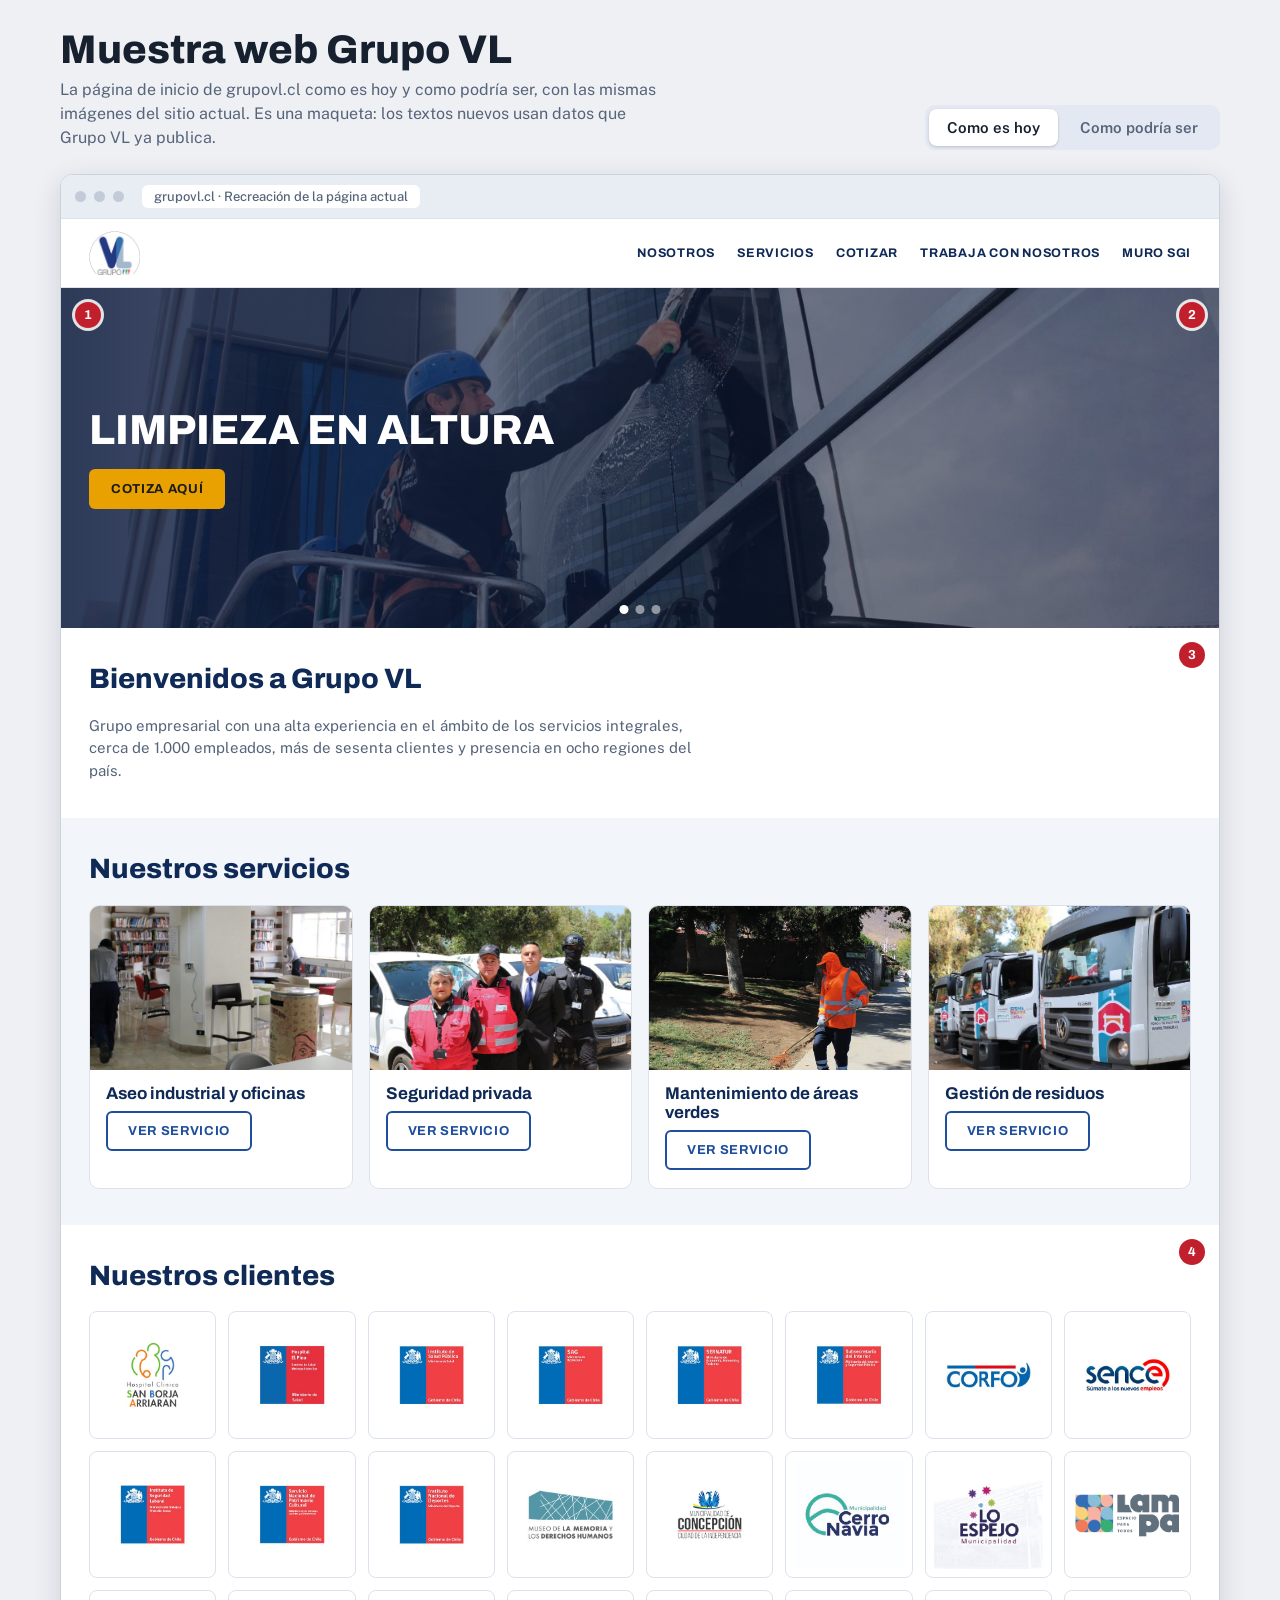
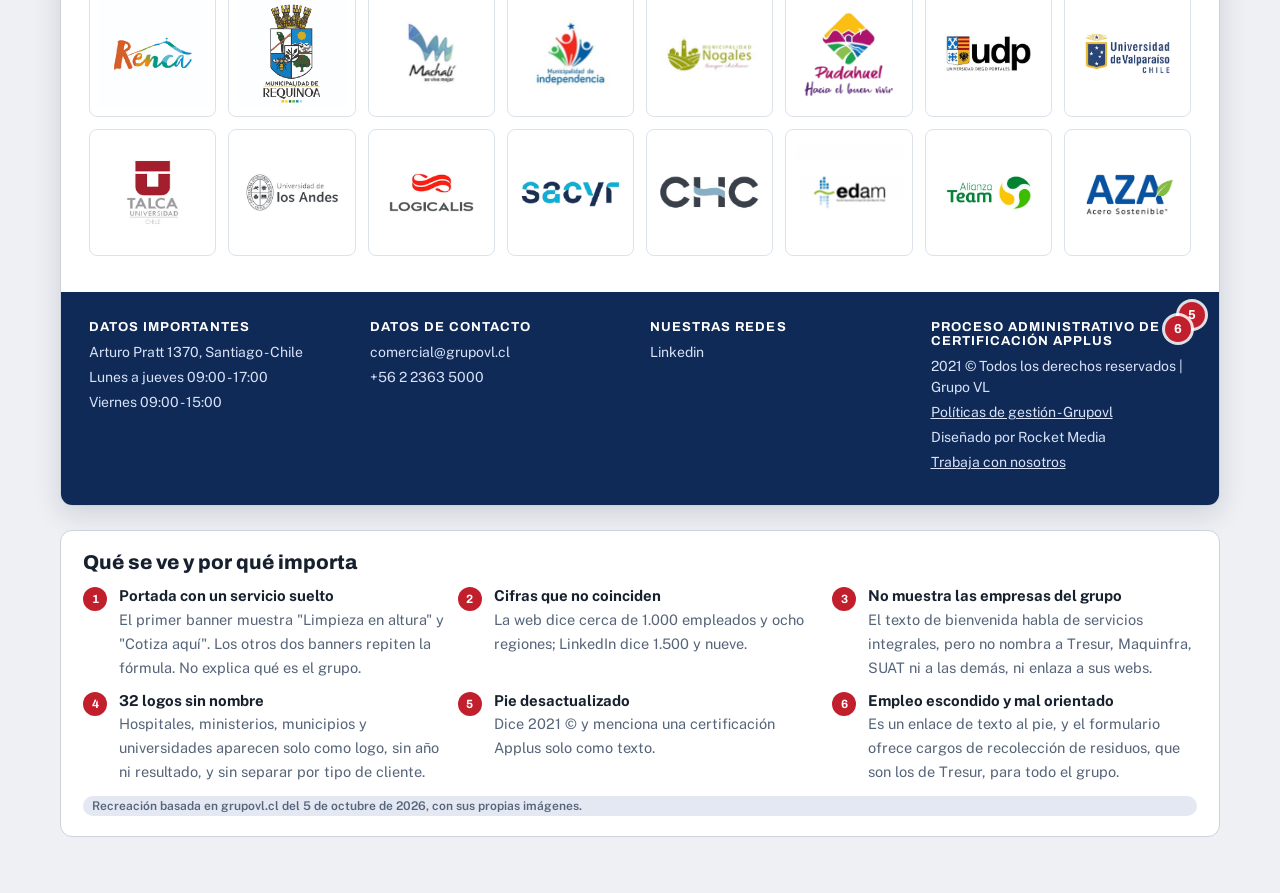
<file: familia-a/grupovl/index.html>
<!doctype html>
<html lang="es"><head><meta charset="utf-8">
<meta name="viewport" content="width=device-width,initial-scale=1">
<meta name="robots" content="noindex,nofollow">
<title>Muestra web Grupo VL</title>
<link rel="stylesheet" href="https://fonts.googleapis.com/css2?family=Archivo:wght@500;700;800&family=Public+Sans:wght@400;500;600&display=swap">
<style>
html{color-scheme:light}body{margin:0}img{max-width:100%}[hidden]{display:none!important}

/* Concepto: dos marcos de navegador, el actual anotado y el propuesto, sobre una mesa de trabajo neutra. Colores de marca tomados del logo de SUAT. */
:root{
  --bg:#EEF0F4; --fg:#16202E; --muted:#56647A; --line:#CBD2DE; --panel:#FFFFFF; --accent:#1B3A8C; --alert:#C21F2D; --chip:#E3E8F2;
  --site-bg:#FFFFFF; --site-alt:#F2F5FA; --site-fg:#14213D; --site-muted:#56647A; --site-line:#DCE2EC; --navy:#1B3A8C; --navy-deep:#0E2259; --red:#D3202F;
  --display:'Archivo','Arial Narrow',Arial,sans-serif; --body:'Public Sans',Arial,sans-serif;
}
@media (prefers-color-scheme:dark){:root:not([data-theme="light"]){--bg:#0F1623;--fg:#E6EBF5;--muted:#9AA8C0;--line:#2A3650;--panel:#172033;--accent:#8FA9F0;--alert:#FF8A93;--chip:#222E47;color-scheme:dark}}
:root[data-theme="dark"]{--bg:#0F1623;--fg:#E6EBF5;--muted:#9AA8C0;--line:#2A3650;--panel:#172033;--accent:#8FA9F0;--alert:#FF8A93;--chip:#222E47;color-scheme:dark}
*{box-sizing:border-box}
body{background:var(--bg);color:var(--fg);font-family:var(--body);font-size:16px;line-height:1.5;padding-inline:16px}
.wrap{max-width:1160px;margin-inline:auto;padding-block:28px 56px;display:flex;flex-direction:column;gap:24px}
h1,h2,h3{font-family:var(--display);line-height:1.1;margin:0;text-wrap:balance}
header.top{display:flex;flex-wrap:wrap;gap:16px;align-items:end;justify-content:space-between}
header.top h1{font-size:clamp(28px,4vw,40px);font-weight:800}
header.top p{margin:6px 0 0;color:var(--muted);max-width:60ch}
.tabs{display:inline-flex;background:var(--chip);border-radius:10px;padding:4px;gap:4px}
.tabs button{font:600 15px var(--body);border:0;background:transparent;color:var(--muted);padding:10px 18px;border-radius:8px;cursor:pointer}
.tabs button[aria-selected="true"]{background:var(--panel);color:var(--fg);box-shadow:0 1px 3px rgba(0,0,0,.18)}
.tabs button:focus-visible,a:focus-visible,.btn:focus-visible,input:focus-visible,select:focus-visible,textarea:focus-visible{outline:3px solid var(--accent);outline-offset:2px}
.frame{background:var(--site-bg);color:var(--site-fg);border:1px solid var(--line);border-radius:12px;overflow:hidden;box-shadow:0 8px 28px rgba(10,20,40,.14)}
.bar{display:flex;align-items:center;gap:8px;padding:10px 14px;background:#E8ECF3;border-bottom:1px solid var(--site-line)}
.bar i{width:11px;height:11px;border-radius:50%;background:#C3CBD9;display:block}
.bar span{margin-left:10px;font:500 13px var(--body);color:#56647A;background:#fff;border-radius:6px;padding:4px 12px;min-width:0;overflow:hidden;text-overflow:ellipsis;white-space:nowrap}
.site{font-size:15px}
.site a{color:inherit;text-decoration:none}
.nav{display:flex;flex-wrap:wrap;align-items:center;gap:12px 24px;padding:12px 28px;border-bottom:1px solid var(--site-line);background:#fff}
.nav img{height:44px;width:auto;display:block}
.nav ul{list-style:none;display:flex;flex-wrap:wrap;gap:6px 22px;margin:0 0 0 auto;padding:0;font:700 12.5px var(--display);letter-spacing:.06em;text-transform:uppercase;color:var(--navy-deep)}
.btn{display:inline-block;font:700 13px var(--display);letter-spacing:.05em;text-transform:uppercase;padding:11px 20px;border-radius:6px;border:2px solid transparent;cursor:pointer}
.btn.red{background:var(--red);color:var(--cta-fg)}
.btn.navy{background:var(--navy);color:#fff}
.btn.line{border-color:var(--navy);color:var(--navy);background:transparent}
.btn.white{background:#fff;color:var(--navy-deep)}
.hero{position:relative;min-height:340px;display:flex;align-items:center;color:#fff;background:#0E2259 center/cover no-repeat}
.hero::before{content:"";position:absolute;inset:0;background:linear-gradient(90deg,var(--ov1),var(--ov2))}
.hero .in{position:relative;padding:44px 28px;max-width:640px;display:flex;flex-direction:column;gap:16px;align-items:flex-start}
.hero h2{font-size:clamp(26px,4vw,42px);font-weight:800}
.hero p{margin:0;font-size:17px;max-width:52ch;color:#E6ECFA}
.dots{display:flex;gap:7px;position:absolute;bottom:14px;left:50%;transform:translateX(-50%)}
.dots b{width:9px;height:9px;border-radius:50%;background:rgba(255,255,255,.5)}.dots b:first-child{background:#fff}
section.s{padding:36px 28px;display:flex;flex-direction:column;gap:20px}
section.s.alt{background:var(--site-alt)}
.s h3{font-size:clamp(22px,3vw,28px);font-weight:800;color:var(--navy-deep)}
.s .lead{margin:0;color:var(--site-muted);max-width:68ch}
.cards{display:grid;grid-template-columns:repeat(auto-fit,minmax(210px,1fr));gap:16px}
.card{background:#fff;border:1px solid var(--site-line);border-radius:10px;overflow:hidden;display:flex;flex-direction:column;min-width:0}
.card img.ph{width:100%;aspect-ratio:16/10;object-fit:cover;display:block}
.card .b{padding:14px 16px 18px;display:flex;flex-direction:column;gap:8px;align-items:flex-start}
.card h4{font:700 17px var(--display);margin:0;color:var(--navy-deep)}
.card p{margin:0;font-size:14px;color:var(--site-muted)}
.logos{display:grid;grid-template-columns:repeat(auto-fit,minmax(120px,1fr));gap:12px}
.logos div{background:#fff;border:1px solid var(--site-line);border-radius:8px;display:flex;flex-direction:column;align-items:center;gap:4px;padding:8px;text-align:center;font-size:12.5px;color:var(--site-fg)}
.logos img{width:100%;max-width:110px;aspect-ratio:1;object-fit:contain;display:block}
.foot{background:var(--navy-deep);color:#D9E2F7;padding:28px;display:grid;grid-template-columns:repeat(auto-fit,minmax(220px,1fr));gap:20px;font-size:14px}
.foot h5{font:700 13px var(--display);letter-spacing:.08em;text-transform:uppercase;margin:0 0 8px;color:#fff}
.foot p{margin:0 0 4px}.foot a{text-decoration:underline}
.pin{position:absolute;z-index:2;width:26px;height:26px;border-radius:50%;background:var(--alert);color:#fff;font:700 13px var(--display);display:grid;place-items:center;box-shadow:0 0 0 3px rgba(255,255,255,.85)}
.rel{position:relative}
.legend{background:var(--panel);border:1px solid var(--line);border-radius:12px;padding:20px 22px;display:flex;flex-direction:column;gap:12px}
.legend h2{font-size:20px;font-weight:800}
.legend ol{margin:0;padding:0;list-style:none;display:grid;gap:10px;grid-template-columns:repeat(auto-fit,minmax(280px,1fr))}
.legend li{display:flex;gap:12px;align-items:flex-start;min-width:0}
.legend li b.n{flex:none;width:24px;height:24px;border-radius:50%;background:var(--alert);color:#fff;font:700 12px var(--display);display:grid;place-items:center;margin-top:2px}
.legend li span{color:var(--muted);font-size:14.5px}.legend li strong{display:block;color:var(--fg);font-size:15px}
.tag{display:inline-block;font:600 12px var(--body);background:var(--chip);color:var(--muted);padding:3px 9px;border-radius:99px}
.trust{display:grid;grid-template-columns:repeat(auto-fit,minmax(180px,1fr));gap:0;background:var(--navy-deep);color:#fff}
.trust div{padding:16px 20px;display:flex;gap:12px;align-items:center;border-right:1px solid rgba(255,255,255,.14);font-size:14px}
.trust img{height:52px;width:auto;display:block}
.trust strong{display:block;font:800 18px var(--display)}
.seg{display:grid;grid-template-columns:repeat(auto-fit,minmax(240px,1fr));gap:14px}
.seg .card .b{gap:10px}
.mini{display:flex;flex-wrap:wrap;gap:8px}
.mini img{width:54px;height:54px;object-fit:contain;border:1px solid var(--site-line);border-radius:6px;background:#fff}
.case{display:grid;grid-template-columns:minmax(0,1fr) minmax(0,1.2fr);gap:0;background:#fff;border:1px solid var(--site-line);border-radius:10px;overflow:hidden}
.case img{width:100%;height:100%;object-fit:cover;display:block;min-height:220px}
.case .b{padding:22px;display:flex;flex-direction:column;gap:10px}
.case blockquote{margin:0;font-size:15px;color:var(--site-muted);border-left:3px solid var(--red);padding-left:12px}
.ph-note{color:#9A5B00;background:#FFF3DC;border-radius:4px;padding:1px 6px;font-weight:600}
form.q{display:grid;grid-template-columns:repeat(auto-fit,minmax(220px,1fr));gap:12px;background:#fff;border:1px solid var(--site-line);border-radius:10px;padding:20px}
form.q label{display:flex;flex-direction:column;gap:4px;font:600 13px var(--body);color:var(--site-fg);min-width:0}
form.q input,form.q select,form.q textarea{font:400 15px var(--body);padding:10px 12px;border:1px solid #B9C3D6;border-radius:6px;background:#fff;color:#14213D;min-width:0;width:100%}
form.q .full{grid-column:1/-1}
.ok{color:#0B6B3A;font-weight:600;font-size:14px;min-height:20px}
.jobs{display:grid;grid-template-columns:minmax(0,1fr) minmax(0,1fr);gap:20px;align-items:start}
.jobs ul{margin:0;padding:0;list-style:none;display:flex;flex-wrap:wrap;gap:8px}
.jobs li{background:#fff;border:1px solid var(--site-line);border-radius:99px;padding:7px 14px;font-size:14px;font-weight:600;color:var(--navy-deep)}
.changes{background:var(--panel);border:1px solid var(--line);border-radius:12px;padding:20px 22px}
.changes h2{font-size:20px;font-weight:800;margin-bottom:10px}
.changes ul{margin:0;padding-left:20px;display:grid;gap:6px;color:var(--muted);font-size:15px}.changes strong{color:var(--fg)}
@media (max-width:720px){.case,.jobs{grid-template-columns:1fr}.nav ul{margin-left:0}.pin{width:22px;height:22px;font-size:11px}}
[hidden]{display:none!important}

.pill{display:inline-block;font:700 12px var(--body);padding:3px 10px;border-radius:99px;background:var(--site-alt);color:var(--navy-deep);border:1px solid var(--site-line)}
.pill.on{background:#E3F4E8;color:#0B5F2E;border-color:#B9E1C6}.pill.done{background:#EEF1F6;color:#44526B}
.grp{display:flex;flex-direction:column;gap:10px}.grp h4{font:800 15px var(--display);margin:0;color:var(--navy-deep);text-transform:uppercase;letter-spacing:.05em}
.projects{display:grid;grid-template-columns:repeat(auto-fit,minmax(260px,1fr));gap:14px}.projects .card .b{gap:8px}
.projects dl{margin:0;display:grid;grid-template-columns:auto 1fr;gap:2px 12px;font-size:13.5px}.projects dt{color:var(--site-muted)}.projects dd{margin:0;font-weight:600}
.svc-text .card .b{min-height:84px}
.hero.short{min-height:300px}

:root{--navy:#1F4E9C;--navy-deep:#0F2A57;--red:#E8A100;--cta-fg:#1B1B1B;--ov1:rgba(10,25,60,.86);--ov2:rgba(10,25,60,.30)}
</style>
</head><body>
<div class="wrap">
<header class="top"><div><h1>Muestra web Grupo VL</h1><p>La página de inicio de grupovl.cl como es hoy y como podría ser, con las mismas imágenes del sitio actual. Es una maqueta: los textos nuevos usan datos que Grupo VL ya publica.</p></div>
<div class="tabs" role="tablist" aria-label="Versión de la muestra"><button role="tab" id="t-antes" aria-selected="true" aria-controls="p-antes">Como es hoy</button><button role="tab" id="t-despues" aria-selected="false" aria-controls="p-despues">Como podría ser</button></div></header>
<div id="p-antes" role="tabpanel" aria-labelledby="t-antes" style="display:flex;flex-direction:column;gap:24px">
<div class="frame"><div class="bar"><i></i><i></i><i></i><span>grupovl.cl · Recreación de la página actual</span></div><div class="site">
<div class="nav"><img src="img/logo.png" alt="Grupo VL"><ul><li>Nosotros</li><li>Servicios</li><li>Cotizar</li><li>Trabaja con nosotros</li><li>Muro SGI</li></ul></div><div class="hero rel" style="background-image:url(img/ban7.jpg)"><span class="pin" style="top:14px;left:14px">1</span><div class="in"><h2>LIMPIEZA EN ALTURA</h2><a class="btn red" href="#" onclick="return false">Cotiza aquí</a></div><span class="pin" style="top:14px;right:14px">2</span><div class="dots"><b></b><b></b><b></b></div></div><section class="s rel"><h3>Bienvenidos a Grupo VL</h3><p class="lead">Grupo empresarial con una alta experiencia en el ámbito de los servicios integrales, cerca de 1.000 empleados, más de sesenta clientes y presencia en ocho regiones del país.</p><span class="pin" style="top:14px;right:14px">3</span></section><section class="s alt"><h3>Nuestros servicios</h3><div class="cards"><div class="card"><img class="ph" src="img/oficinas.jpg" alt="Limpieza en una oficina"><div class="b"><h4>Aseo industrial y oficinas</h4><a class="btn line" href="#" onclick="return false">Ver servicio</a></div></div><div class="card"><img class="ph" src="img/suat.jpg" alt="Personal de seguridad con vehículos"><div class="b"><h4>Seguridad privada</h4><a class="btn line" href="#" onclick="return false">Ver servicio</a></div></div><div class="card"><img class="ph" src="img/areas.jpg" alt="Trabajador en áreas verdes"><div class="b"><h4>Mantenimiento de áreas verdes</h4><a class="btn line" href="#" onclick="return false">Ver servicio</a></div></div><div class="card"><img class="ph" src="img/camiones.jpg" alt="Camiones recolectores"><div class="b"><h4>Gestión de residuos</h4><a class="btn line" href="#" onclick="return false">Ver servicio</a></div></div></div></section><section class="s rel"><span class="pin" style="top:14px;right:14px">4</span><h3>Nuestros clientes</h3><div class="logos"><div><img src="img/cl-arriaran.jpg" alt=""></div><div><img src="img/cl-pino.jpg" alt=""></div><div><img src="img/cl-saludpublica.jpg" alt=""></div><div><img src="img/cl-sag.jpg" alt=""></div><div><img src="img/cl-sernatur.jpg" alt=""></div><div><img src="img/cl-subsecretaria.jpg" alt=""></div><div><img src="img/cl-corfo.jpg" alt=""></div><div><img src="img/cl-sence.jpg" alt=""></div><div><img src="img/cl-laboral.jpg" alt=""></div><div><img src="img/cl-cultural.jpg" alt=""></div><div><img src="img/cl-deportes.jpg" alt=""></div><div><img src="img/cl-museomenoria.jpg" alt=""></div><div><img src="img/cl-concepcion.jpg" alt=""></div><div><img src="img/cl-img02.jpg" alt=""></div><div><img src="img/cl-cm.png" alt=""></div><div><img src="img/cl-03.png" alt=""></div><div><img src="img/cl-img03.jpg" alt=""></div><div><img src="img/cl-imgm.jpg" alt=""></div><div><img src="img/cl-machali.jpg" alt=""></div><div><img src="img/cl-muni.jpg" alt=""></div><div><img src="img/cl-nogales.jpg" alt=""></div><div><img src="img/cl-recoleta.png" alt=""></div><div><img src="img/cl-udp.jpg" alt=""></div><div><img src="img/cl-univalparaiso.jpg" alt=""></div><div><img src="img/cl-talca.jpg" alt=""></div><div><img src="img/cl-losandes.jpg" alt=""></div><div><img src="img/cl-logicalis.jpg" alt=""></div><div><img src="img/cl-02.png" alt=""></div><div><img src="img/cl-06.png" alt=""></div><div><img src="img/cl-3.png" alt=""></div><div><img src="img/cl-alianza.jpg" alt=""></div><div><img src="img/cl-unnamed.png" alt=""></div></div></section><div class="foot rel"><span class="pin" style="top:10px;right:14px">5</span><div><h5>Datos importantes</h5><p>Arturo Pratt 1370, Santiago - Chile</p><p>Lunes a jueves 09:00 - 17:00</p><p>Viernes 09:00 - 15:00</p></div><div><h5>Datos de contacto</h5><p>comercial@grupovl.cl</p><p>+56 2 2363 5000</p></div><div><h5>Nuestras redes</h5><p>Linkedin</p></div><div class="rel"><span class="pin" style="top:-4px;right:0">6</span><h5>Proceso administrativo de certificación Applus</h5><p>2021 © Todos los derechos reservados | Grupo VL</p><p><a href="#" onclick="return false">Políticas de gestión - Grupovl</a></p><p>Diseñado por Rocket Media</p><p><a href="#" onclick="return false">Trabaja con nosotros</a></p></div></div>
</div></div>
<div class="legend"><h2>Qué se ve y por qué importa</h2><ol><li><b class="n">1</b><div><strong>Portada con un servicio suelto</strong><span>El primer banner muestra &quot;Limpieza en altura&quot; y &quot;Cotiza aquí&quot;. Los otros dos banners repiten la fórmula. No explica qué es el grupo.</span></div></li><li><b class="n">2</b><div><strong>Cifras que no coinciden</strong><span>La web dice cerca de 1.000 empleados y ocho regiones; LinkedIn dice 1.500 y nueve.</span></div></li><li><b class="n">3</b><div><strong>No muestra las empresas del grupo</strong><span>El texto de bienvenida habla de servicios integrales, pero no nombra a Tresur, Maquinfra, SUAT ni a las demás, ni enlaza a sus webs.</span></div></li><li><b class="n">4</b><div><strong>32 logos sin nombre</strong><span>Hospitales, ministerios, municipios y universidades aparecen solo como logo, sin año ni resultado, y sin separar por tipo de cliente.</span></div></li><li><b class="n">5</b><div><strong>Pie desactualizado</strong><span>Dice 2021 © y menciona una certificación Applus solo como texto.</span></div></li><li><b class="n">6</b><div><strong>Empleo escondido y mal orientado</strong><span>Es un enlace de texto al pie, y el formulario ofrece cargos de recolección de residuos, que son los de Tresur, para todo el grupo.</span></div></li></ol><span class="tag">Recreación basada en grupovl.cl del 5 de octubre de 2026, con sus propias imágenes.</span></div>
</div>
<div id="p-despues" role="tabpanel" aria-labelledby="t-despues" hidden style="flex-direction:column;gap:24px">
<div class="frame"><div class="bar"><i></i><i></i><i></i><span>grupovl.cl · Propuesta</span></div><div class="site">
<div class="nav"><img src="img/logo.png" alt="Grupo VL"><ul><li>Empresas</li><li>Servicios</li><li>Clientes</li><li>Certificaciones</li><li>Contacto</li></ul><a class="btn line" href="#" onclick="return false">Trabaja con nosotros</a><a class="btn red" href="#" onclick="return false">Cotizar</a></div><div class="hero" style="background-image:url(img/ban7.jpg)"><div class="in"><h2>Servicios integrales para empresas, industrias e instituciones</h2><p>Un socio estratégico para generar valor, con una relación de largo plazo basada en la confianza y la colaboración.</p><div style="display:flex;flex-wrap:wrap;gap:10px"><a class="btn red" href="#" onclick="return false">Cotizar servicios</a><a class="btn white" href="#" onclick="return false">Conocer las empresas del grupo</a></div></div></div><div class="trust"><div><img src="img/veinte.png" alt="20 años junto a ti" style="background:var(--navy);border-radius:6px;padding:2px"><span><strong>20 años</strong>junto a ti</span></div><div><span><strong>Más de 60 clientes</strong>empresas, municipios e instituciones del país</span></div><div><span><strong>Un grupo, varias empresas</strong>Maxilimpio, SUAT, Tresur, Maquinfra, Captotal y Ceducap</span></div></div><section class="s"><h3>Un grupo, varias especialidades</h3><p class="lead">Hoy la web habla del grupo, pero no lleva a las páginas de cada empresa. Aquí cada una tiene su tarjeta y su enlace.</p><div class="cards"><div class="card"><img class="ph" src="img/oficinas.jpg" alt="Limpieza en una oficina"><div class="b"><h4>Maxilimpio</h4><p>Aseo industrial y de oficinas.</p><a class="btn line" href="#" onclick="return false">Ir a la web</a></div></div><div class="card"><img class="ph" src="img/suat.jpg" alt="Personal de seguridad"><div class="b"><h4>SUAT</h4><p>Seguridad privada.</p><a class="btn line" href="#" onclick="return false">Ir a la web</a></div></div><div class="card"><img class="ph" src="img/camiones.jpg" alt="Camiones recolectores"><div class="b"><h4>Tresur</h4><p>Gestión de residuos y áreas verdes.</p><a class="btn line" href="#" onclick="return false">Ir a la web</a></div></div><div class="card"><img class="ph" src="img/maq.jpg" alt="Marcos metálicos para túneles"><div class="b"><h4>Maquinfra</h4><p>Estructuras metálicas.</p><a class="btn line" href="#" onclick="return false">Ir a la web</a></div></div><div class="card"><div class="b"><h4>Captotal y Ceducap</h4><p>Capacitación.</p><a class="btn line" href="#" onclick="return false">Ver más</a></div></div></div><span class="tag" style="align-self:flex-start">La foto de Maquinfra viene de maquinfra.cl. Falta confirmar la lista de empresas con Grupo VL.</span></section><section class="s alt"><h3>Clientes que confían en Grupo VL</h3><div class="grp"><h4>Salud</h4><div class="logos"><div><img src="img/cl-arriaran.jpg" alt="">Hospital San Borja Arriarán</div><div><img src="img/cl-pino.jpg" alt="">Hospital El Pino</div><div><img src="img/cl-saludpublica.jpg" alt="">Instituto de Salud Pública</div></div></div><div class="grp"><h4>Gobierno e instituciones</h4><div class="logos"><div><img src="img/cl-sag.jpg" alt="">SAG</div><div><img src="img/cl-sernatur.jpg" alt="">Sernatur</div><div><img src="img/cl-subsecretaria.jpg" alt="">Subsecretaría del Interior</div><div><img src="img/cl-corfo.jpg" alt="">CORFO</div><div><img src="img/cl-sence.jpg" alt="">SENCE</div><div><img src="img/cl-laboral.jpg" alt="">Instituto de Seguridad Laboral</div><div><img src="img/cl-cultural.jpg" alt="">Servicio Nacional del Patrimonio Cultural</div><div><img src="img/cl-deportes.jpg" alt="">Instituto Nacional de Deportes</div><div><img src="img/cl-museomenoria.jpg" alt="">Museo de la Memoria y los Derechos Humanos</div></div></div><div class="grp"><h4>Municipios</h4><div class="logos"><div><img src="img/cl-concepcion.jpg" alt="">Municipalidad de Concepción</div><div><img src="img/cl-img02.jpg" alt="">Municipalidad de Cerro Navia</div><div><img src="img/cl-cm.png" alt="">Municipalidad de Lo Espejo</div><div><img src="img/cl-03.png" alt="">Municipalidad de Lampa</div><div><img src="img/cl-img03.jpg" alt="">Municipalidad de Renca</div><div><img src="img/cl-imgm.jpg" alt="">Municipalidad de Requínoa</div><div><img src="img/cl-machali.jpg" alt="">Municipalidad de Machalí</div><div><img src="img/cl-muni.jpg" alt="">Municipalidad de Independencia</div><div><img src="img/cl-nogales.jpg" alt="">Municipalidad de Nogales</div><div><img src="img/cl-recoleta.png" alt="">Municipalidad de Pudahuel</div></div></div><div class="grp"><h4>Universidades</h4><div class="logos"><div><img src="img/cl-udp.jpg" alt="">Universidad Diego Portales</div><div><img src="img/cl-univalparaiso.jpg" alt="">Universidad de Valparaíso</div><div><img src="img/cl-talca.jpg" alt="">Universidad de Talca</div><div><img src="img/cl-losandes.jpg" alt="">Universidad de los Andes</div></div></div><div class="grp"><h4>Empresas</h4><div class="logos"><div><img src="img/cl-logicalis.jpg" alt="">Logicalis</div><div><img src="img/cl-02.png" alt="">Sacyr</div><div><img src="img/cl-06.png" alt="">CHC</div><div><img src="img/cl-3.png" alt="">EDAM</div><div><img src="img/cl-alianza.jpg" alt="">Alianza Team</div><div><img src="img/cl-unnamed.png" alt="">AZA</div></div></div><span class="tag" style="align-self:flex-start">Los mismos 32 logos de hoy, ahora con nombre. Grupo VL confirma cuáles autoriza mostrar.</span><div class="case"><img src="img/oficinas.jpg" alt="Limpieza en una oficina de un cliente"><div class="b"><span class="tag" style="align-self:flex-start">Caso de éxito · formato de ejemplo</span><h4 style="font:800 22px var(--display);color:var(--navy-deep);margin:0">Museo de la Memoria y los Derechos Humanos</h4><p style="margin:0;color:var(--site-muted)">Qué necesitaba el cliente, qué servicio prestó el grupo y qué resultado se logró.</p><blockquote><span class="ph-note">Completar con datos reales y autorización del cliente</span></blockquote></div></div></section><section class="s alt" id="cotizar"><h3>Solicita tu cotización</h3><p class="lead">Un formulario corto en la portada. La solicitud llega a comercial@grupovl.cl con el servicio elegido.</p><form class="q" id="fq"><label for="fq-n">Nombre<input id="fq-n" autocomplete="name"></label><label for="fq-e">Empresa o institución<input id="fq-e" autocomplete="organization"></label><label for="fq-m">Correo<input id="fq-m" type="email" autocomplete="email"></label><label for="fq-t">Teléfono<input id="fq-t" type="tel" autocomplete="tel"></label><label for="fq-s" class="full">Servicio que necesita<select id="fq-s"><option>Aseo industrial y oficinas</option><option>Seguridad privada</option><option>Mantenimiento de áreas verdes</option><option>Gestión de residuos</option><option>Estructuras metálicas</option><option>Capacitación</option></select></label><label for="fq-x" class="full">Mensaje<textarea id="fq-x" rows="3"></textarea></label><div class="full" style="display:flex;flex-wrap:wrap;gap:12px;align-items:center"><button class="btn red" type="submit">Solicitar cotización</button><span class="ok" id="fq-ok" role="status"></span></div></form></section><section class="s" id="empleo"><h3>Trabaja con el grupo</h3><p class="lead">Cada empresa publica sus cargos, con su propio formulario y un correo de postulaciones separado del comercial.</p><div class="grp"><h4>SUAT</h4><ul><li>Supervisor de guardia</li><li>Guardia de seguridad</li><li>Controlador CCTV</li><li>Encargado de control</li></ul></div><div class="grp"><h4>Tresur</h4><ul><li>Peoneta de recolección</li><li>Chofer de camión de basura</li><li>Chofer de camión Ampliroll</li><li>Barredor</li><li>Supervisor</li><li>Mecánico</li></ul></div><div class="grp"><h4>Maxilimpio, Maquinfra, Captotal y Ceducap</h4><p style="margin:0"><span class="ph-note">Cargos abiertos: completar con cada empresa</span></p></div><div><a class="btn navy" href="#" onclick="return false">Ver cargos y postular</a></div></section><div class="foot"><div><h5>Datos importantes</h5><p>Arturo Prat 1370, Santiago, Chile</p><p>Lunes a jueves 09:00 a 17:00</p><p>Viernes 09:00 a 15:00</p></div><div><h5>Contacto</h5><p>comercial@grupovl.cl</p><p>+56 2 2363 5000</p></div><div><h5>Certificaciones</h5><p>Sistema de gestión certificado por Applus.</p></div><div><h5>Enlaces</h5><p><a href="#" onclick="return false">LinkedIn</a></p><p><a href="#" onclick="return false">Políticas de gestión</a></p><p>© Grupo VL</p></div></div>
</div></div>
<div class="changes"><h2>Qué cambia</h2><ul><li><strong>Portada con mensaje de grupo:</strong> dice qué es Grupo VL y muestra su respaldo (20 años, más de 60 clientes, empresas del grupo).</li><li><strong>Una tarjeta por empresa:</strong> Maxilimpio, SUAT, Tresur, Maquinfra y Captotal·Ceducap, cada una con su enlace.</li><li><strong>Clientes con nombre y por tipo:</strong> los mismos 32 logos de hoy, agrupados en salud, gobierno, municipios, universidades y empresas.</li><li><strong>Cotización en la portada:</strong> formulario corto que indica qué servicio se necesita.</li><li><strong>Empleo por empresa:</strong> cada empresa muestra sus propios cargos, con un correo de postulaciones separado del comercial.</li></ul><p style="margin:12px 0 0;color:var(--muted);font-size:14px">Datos tomados de grupovl.cl, de las webs de las empresas y de LinkedIn. Los nombres de clientes salen de leer cada logo. La lista de empresas y los &quot;20 años&quot; hay que confirmarlos con Grupo VL antes de publicar.</p></div>
</div></div>
<script>
(function(){
var tA=document.getElementById('t-antes'),tD=document.getElementById('t-despues'),pA=document.getElementById('p-antes'),pD=document.getElementById('p-despues');
function show(d){pA.hidden=d;pD.hidden=!d;pA.style.display=d?'none':'flex';pD.style.display=d?'flex':'none';tA.setAttribute('aria-selected',String(!d));tD.setAttribute('aria-selected',String(d));try{history.replaceState(null,'',d?'#despues':'#antes')}catch(e){}}
tA.onclick=function(){show(false)};tD.onclick=function(){show(true)};show(location.hash==='#despues');
var f=document.getElementById('fq');f.addEventListener('submit',function(e){e.preventDefault();document.getElementById('fq-ok').textContent='Esto es una muestra: el formulario real enviará la solicitud a comercial@grupovl.cl.'});
})();
</script>
</body></html>
</file>
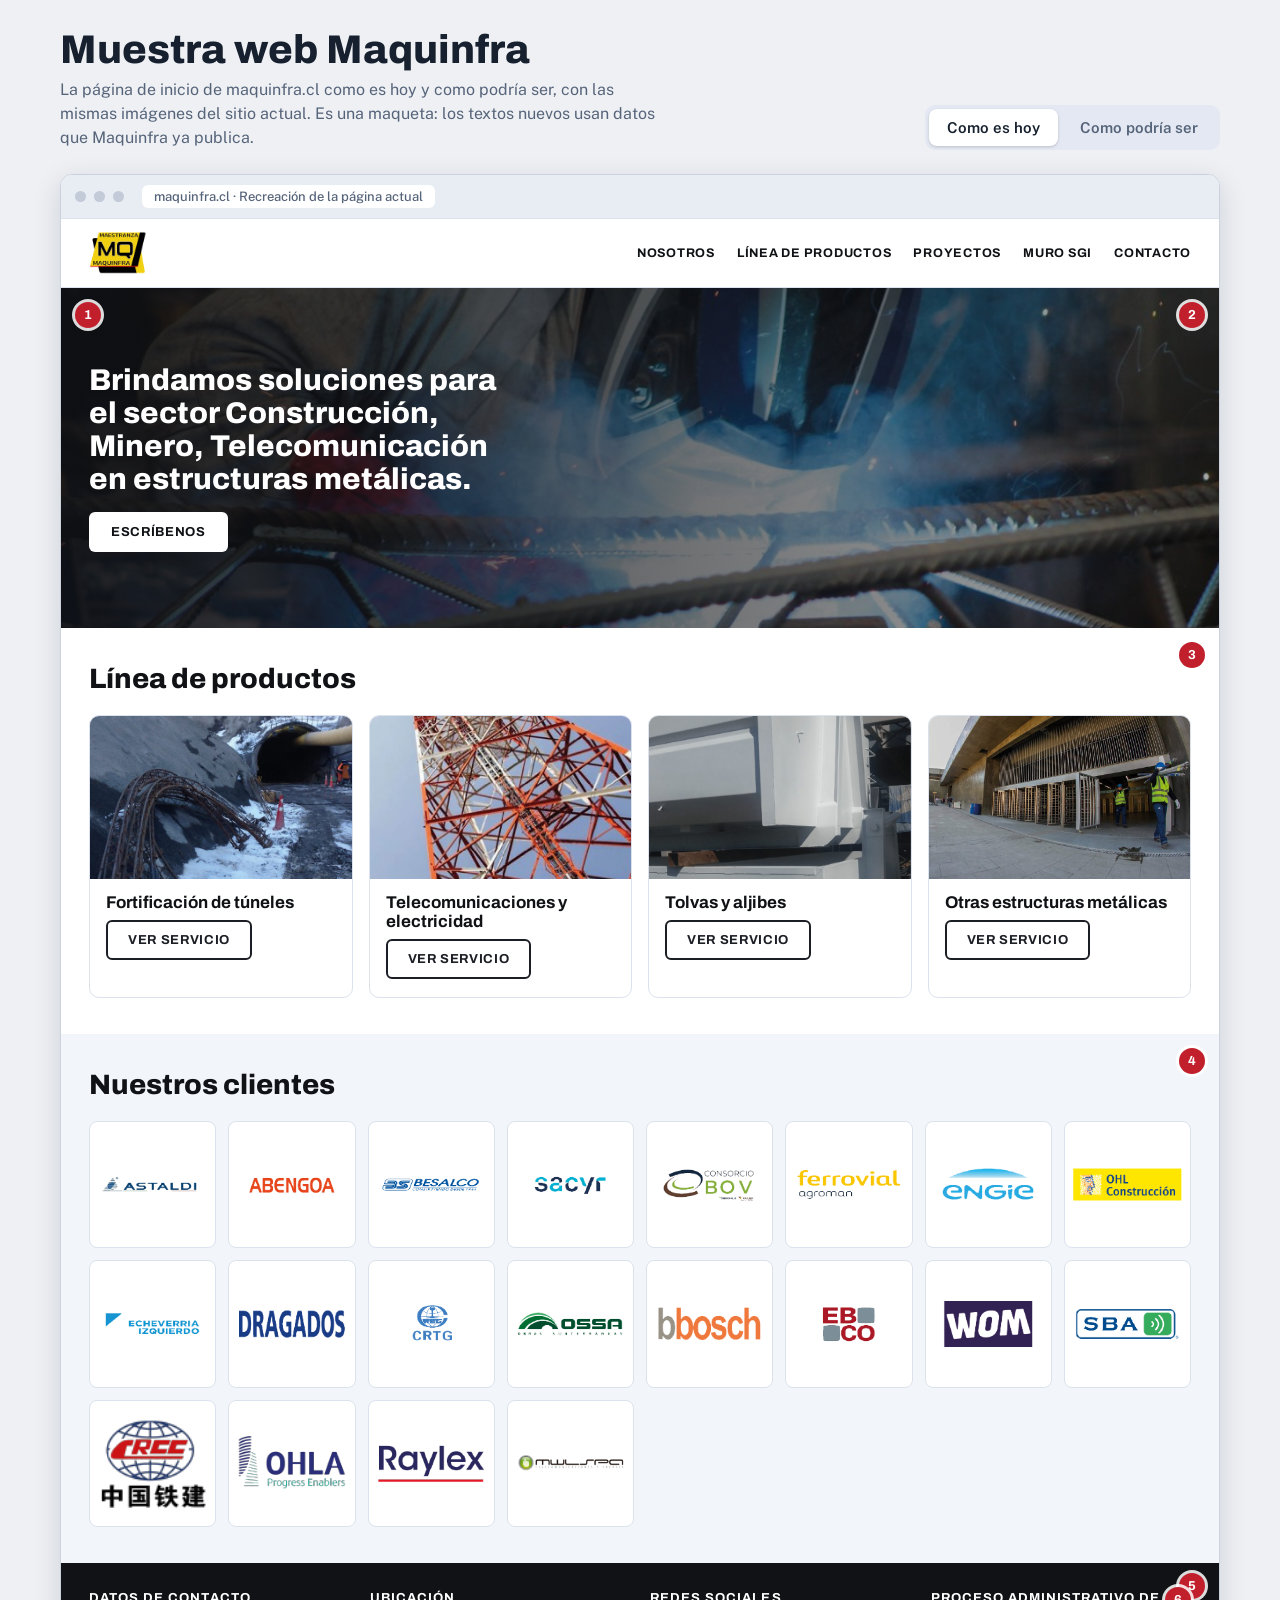
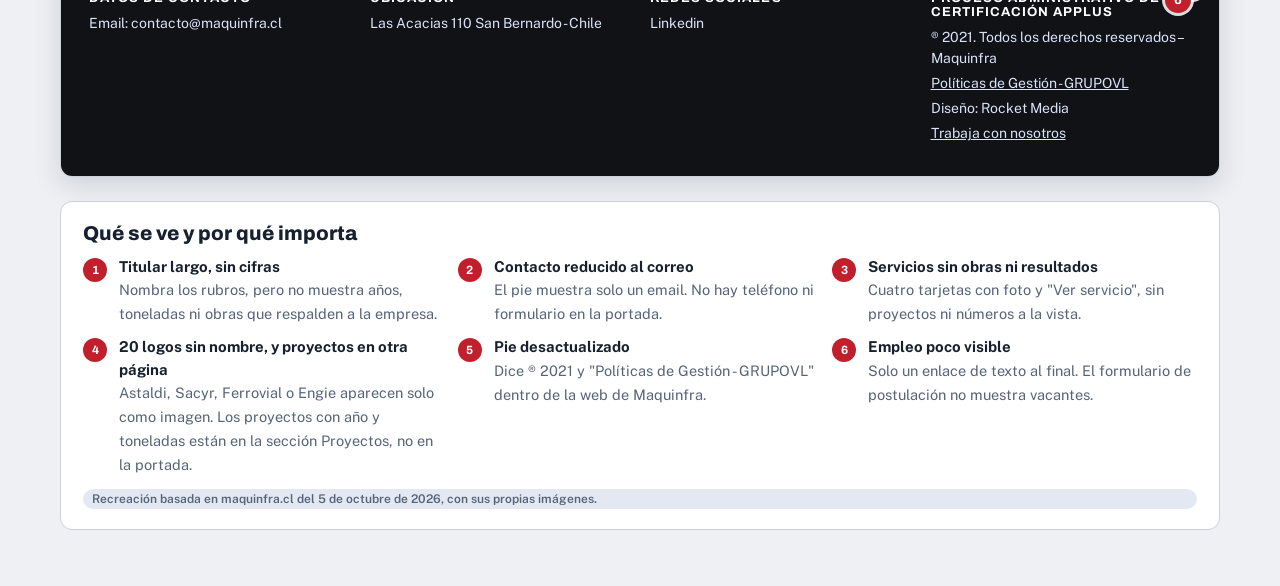
<file: familia-a/maquinfra/index.html>
<!doctype html>
<html lang="es"><head><meta charset="utf-8">
<meta name="viewport" content="width=device-width,initial-scale=1">
<meta name="robots" content="noindex,nofollow">
<title>Muestra web Maquinfra</title>
<link rel="stylesheet" href="https://fonts.googleapis.com/css2?family=Archivo:wght@500;700;800&family=Public+Sans:wght@400;500;600&display=swap">
<style>
html{color-scheme:light}body{margin:0}img{max-width:100%}[hidden]{display:none!important}

/* Concepto: dos marcos de navegador, el actual anotado y el propuesto, sobre una mesa de trabajo neutra. Colores de marca tomados del logo de SUAT. */
:root{
  --bg:#EEF0F4; --fg:#16202E; --muted:#56647A; --line:#CBD2DE; --panel:#FFFFFF; --accent:#1B3A8C; --alert:#C21F2D; --chip:#E3E8F2;
  --site-bg:#FFFFFF; --site-alt:#F2F5FA; --site-fg:#14213D; --site-muted:#56647A; --site-line:#DCE2EC; --navy:#1B3A8C; --navy-deep:#0E2259; --red:#D3202F;
  --display:'Archivo','Arial Narrow',Arial,sans-serif; --body:'Public Sans',Arial,sans-serif;
}
@media (prefers-color-scheme:dark){:root:not([data-theme="light"]){--bg:#0F1623;--fg:#E6EBF5;--muted:#9AA8C0;--line:#2A3650;--panel:#172033;--accent:#8FA9F0;--alert:#FF8A93;--chip:#222E47;color-scheme:dark}}
:root[data-theme="dark"]{--bg:#0F1623;--fg:#E6EBF5;--muted:#9AA8C0;--line:#2A3650;--panel:#172033;--accent:#8FA9F0;--alert:#FF8A93;--chip:#222E47;color-scheme:dark}
*{box-sizing:border-box}
body{background:var(--bg);color:var(--fg);font-family:var(--body);font-size:16px;line-height:1.5;padding-inline:16px}
.wrap{max-width:1160px;margin-inline:auto;padding-block:28px 56px;display:flex;flex-direction:column;gap:24px}
h1,h2,h3{font-family:var(--display);line-height:1.1;margin:0;text-wrap:balance}
header.top{display:flex;flex-wrap:wrap;gap:16px;align-items:end;justify-content:space-between}
header.top h1{font-size:clamp(28px,4vw,40px);font-weight:800}
header.top p{margin:6px 0 0;color:var(--muted);max-width:60ch}
.tabs{display:inline-flex;background:var(--chip);border-radius:10px;padding:4px;gap:4px}
.tabs button{font:600 15px var(--body);border:0;background:transparent;color:var(--muted);padding:10px 18px;border-radius:8px;cursor:pointer}
.tabs button[aria-selected="true"]{background:var(--panel);color:var(--fg);box-shadow:0 1px 3px rgba(0,0,0,.18)}
.tabs button:focus-visible,a:focus-visible,.btn:focus-visible,input:focus-visible,select:focus-visible,textarea:focus-visible{outline:3px solid var(--accent);outline-offset:2px}
.frame{background:var(--site-bg);color:var(--site-fg);border:1px solid var(--line);border-radius:12px;overflow:hidden;box-shadow:0 8px 28px rgba(10,20,40,.14)}
.bar{display:flex;align-items:center;gap:8px;padding:10px 14px;background:#E8ECF3;border-bottom:1px solid var(--site-line)}
.bar i{width:11px;height:11px;border-radius:50%;background:#C3CBD9;display:block}
.bar span{margin-left:10px;font:500 13px var(--body);color:#56647A;background:#fff;border-radius:6px;padding:4px 12px;min-width:0;overflow:hidden;text-overflow:ellipsis;white-space:nowrap}
.site{font-size:15px}
.site a{color:inherit;text-decoration:none}
.nav{display:flex;flex-wrap:wrap;align-items:center;gap:12px 24px;padding:12px 28px;border-bottom:1px solid var(--site-line);background:#fff}
.nav img{height:44px;width:auto;display:block}
.nav ul{list-style:none;display:flex;flex-wrap:wrap;gap:6px 22px;margin:0 0 0 auto;padding:0;font:700 12.5px var(--display);letter-spacing:.06em;text-transform:uppercase;color:var(--navy-deep)}
.btn{display:inline-block;font:700 13px var(--display);letter-spacing:.05em;text-transform:uppercase;padding:11px 20px;border-radius:6px;border:2px solid transparent;cursor:pointer}
.btn.red{background:var(--red);color:var(--cta-fg)}
.btn.navy{background:var(--navy);color:#fff}
.btn.line{border-color:var(--navy);color:var(--navy);background:transparent}
.btn.white{background:#fff;color:var(--navy-deep)}
.hero{position:relative;min-height:340px;display:flex;align-items:center;color:#fff;background:#0E2259 center/cover no-repeat}
.hero::before{content:"";position:absolute;inset:0;background:linear-gradient(90deg,var(--ov1),var(--ov2))}
.hero .in{position:relative;padding:44px 28px;max-width:640px;display:flex;flex-direction:column;gap:16px;align-items:flex-start}
.hero h2{font-size:clamp(26px,4vw,42px);font-weight:800}
.hero p{margin:0;font-size:17px;max-width:52ch;color:#E6ECFA}
.dots{display:flex;gap:7px;position:absolute;bottom:14px;left:50%;transform:translateX(-50%)}
.dots b{width:9px;height:9px;border-radius:50%;background:rgba(255,255,255,.5)}.dots b:first-child{background:#fff}
section.s{padding:36px 28px;display:flex;flex-direction:column;gap:20px}
section.s.alt{background:var(--site-alt)}
.s h3{font-size:clamp(22px,3vw,28px);font-weight:800;color:var(--navy-deep)}
.s .lead{margin:0;color:var(--site-muted);max-width:68ch}
.cards{display:grid;grid-template-columns:repeat(auto-fit,minmax(210px,1fr));gap:16px}
.card{background:#fff;border:1px solid var(--site-line);border-radius:10px;overflow:hidden;display:flex;flex-direction:column;min-width:0}
.card img.ph{width:100%;aspect-ratio:16/10;object-fit:cover;display:block}
.card .b{padding:14px 16px 18px;display:flex;flex-direction:column;gap:8px;align-items:flex-start}
.card h4{font:700 17px var(--display);margin:0;color:var(--navy-deep)}
.card p{margin:0;font-size:14px;color:var(--site-muted)}
.logos{display:grid;grid-template-columns:repeat(auto-fit,minmax(120px,1fr));gap:12px}
.logos div{background:#fff;border:1px solid var(--site-line);border-radius:8px;display:flex;flex-direction:column;align-items:center;gap:4px;padding:8px;text-align:center;font-size:12.5px;color:var(--site-fg)}
.logos img{width:100%;max-width:110px;aspect-ratio:1;object-fit:contain;display:block}
.foot{background:var(--navy-deep);color:#D9E2F7;padding:28px;display:grid;grid-template-columns:repeat(auto-fit,minmax(220px,1fr));gap:20px;font-size:14px}
.foot h5{font:700 13px var(--display);letter-spacing:.08em;text-transform:uppercase;margin:0 0 8px;color:#fff}
.foot p{margin:0 0 4px}.foot a{text-decoration:underline}
.pin{position:absolute;z-index:2;width:26px;height:26px;border-radius:50%;background:var(--alert);color:#fff;font:700 13px var(--display);display:grid;place-items:center;box-shadow:0 0 0 3px rgba(255,255,255,.85)}
.rel{position:relative}
.legend{background:var(--panel);border:1px solid var(--line);border-radius:12px;padding:20px 22px;display:flex;flex-direction:column;gap:12px}
.legend h2{font-size:20px;font-weight:800}
.legend ol{margin:0;padding:0;list-style:none;display:grid;gap:10px;grid-template-columns:repeat(auto-fit,minmax(280px,1fr))}
.legend li{display:flex;gap:12px;align-items:flex-start;min-width:0}
.legend li b.n{flex:none;width:24px;height:24px;border-radius:50%;background:var(--alert);color:#fff;font:700 12px var(--display);display:grid;place-items:center;margin-top:2px}
.legend li span{color:var(--muted);font-size:14.5px}.legend li strong{display:block;color:var(--fg);font-size:15px}
.tag{display:inline-block;font:600 12px var(--body);background:var(--chip);color:var(--muted);padding:3px 9px;border-radius:99px}
.trust{display:grid;grid-template-columns:repeat(auto-fit,minmax(180px,1fr));gap:0;background:var(--navy-deep);color:#fff}
.trust div{padding:16px 20px;display:flex;gap:12px;align-items:center;border-right:1px solid rgba(255,255,255,.14);font-size:14px}
.trust img{height:52px;width:auto;display:block}
.trust strong{display:block;font:800 18px var(--display)}
.seg{display:grid;grid-template-columns:repeat(auto-fit,minmax(240px,1fr));gap:14px}
.seg .card .b{gap:10px}
.mini{display:flex;flex-wrap:wrap;gap:8px}
.mini img{width:54px;height:54px;object-fit:contain;border:1px solid var(--site-line);border-radius:6px;background:#fff}
.case{display:grid;grid-template-columns:minmax(0,1fr) minmax(0,1.2fr);gap:0;background:#fff;border:1px solid var(--site-line);border-radius:10px;overflow:hidden}
.case img{width:100%;height:100%;object-fit:cover;display:block;min-height:220px}
.case .b{padding:22px;display:flex;flex-direction:column;gap:10px}
.case blockquote{margin:0;font-size:15px;color:var(--site-muted);border-left:3px solid var(--red);padding-left:12px}
.ph-note{color:#9A5B00;background:#FFF3DC;border-radius:4px;padding:1px 6px;font-weight:600}
form.q{display:grid;grid-template-columns:repeat(auto-fit,minmax(220px,1fr));gap:12px;background:#fff;border:1px solid var(--site-line);border-radius:10px;padding:20px}
form.q label{display:flex;flex-direction:column;gap:4px;font:600 13px var(--body);color:var(--site-fg);min-width:0}
form.q input,form.q select,form.q textarea{font:400 15px var(--body);padding:10px 12px;border:1px solid #B9C3D6;border-radius:6px;background:#fff;color:#14213D;min-width:0;width:100%}
form.q .full{grid-column:1/-1}
.ok{color:#0B6B3A;font-weight:600;font-size:14px;min-height:20px}
.jobs{display:grid;grid-template-columns:minmax(0,1fr) minmax(0,1fr);gap:20px;align-items:start}
.jobs ul{margin:0;padding:0;list-style:none;display:flex;flex-wrap:wrap;gap:8px}
.jobs li{background:#fff;border:1px solid var(--site-line);border-radius:99px;padding:7px 14px;font-size:14px;font-weight:600;color:var(--navy-deep)}
.changes{background:var(--panel);border:1px solid var(--line);border-radius:12px;padding:20px 22px}
.changes h2{font-size:20px;font-weight:800;margin-bottom:10px}
.changes ul{margin:0;padding-left:20px;display:grid;gap:6px;color:var(--muted);font-size:15px}.changes strong{color:var(--fg)}
@media (max-width:720px){.case,.jobs{grid-template-columns:1fr}.nav ul{margin-left:0}.pin{width:22px;height:22px;font-size:11px}}
[hidden]{display:none!important}

.pill{display:inline-block;font:700 12px var(--body);padding:3px 10px;border-radius:99px;background:var(--site-alt);color:var(--navy-deep);border:1px solid var(--site-line)}
.pill.on{background:#E3F4E8;color:#0B5F2E;border-color:#B9E1C6}.pill.done{background:#EEF1F6;color:#44526B}
.grp{display:flex;flex-direction:column;gap:10px}.grp h4{font:800 15px var(--display);margin:0;color:var(--navy-deep);text-transform:uppercase;letter-spacing:.05em}
.projects{display:grid;grid-template-columns:repeat(auto-fit,minmax(260px,1fr));gap:14px}.projects .card .b{gap:8px}
.projects dl{margin:0;display:grid;grid-template-columns:auto 1fr;gap:2px 12px;font-size:13.5px}.projects dt{color:var(--site-muted)}.projects dd{margin:0;font-weight:600}
.svc-text .card .b{min-height:84px}
.hero.short{min-height:300px}

:root{--navy:#1B1E24;--navy-deep:#101216;--red:#F2C200;--cta-fg:#101216;--ov1:rgba(14,16,20,.88);--ov2:rgba(14,16,20,.35)}
</style>
</head><body>
<div class="wrap">
<header class="top"><div><h1>Muestra web Maquinfra</h1><p>La página de inicio de maquinfra.cl como es hoy y como podría ser, con las mismas imágenes del sitio actual. Es una maqueta: los textos nuevos usan datos que Maquinfra ya publica.</p></div>
<div class="tabs" role="tablist" aria-label="Versión de la muestra"><button role="tab" id="t-antes" aria-selected="true" aria-controls="p-antes">Como es hoy</button><button role="tab" id="t-despues" aria-selected="false" aria-controls="p-despues">Como podría ser</button></div></header>
<div id="p-antes" role="tabpanel" aria-labelledby="t-antes" style="display:flex;flex-direction:column;gap:24px">
<div class="frame"><div class="bar"><i></i><i></i><i></i><span>maquinfra.cl · Recreación de la página actual</span></div><div class="site">
<div class="nav"><img src="img/logo.png" alt="Maquinfra"><ul><li>Nosotros</li><li>Línea de productos</li><li>Proyectos</li><li>Muro SGI</li><li>Contacto</li></ul></div><div class="hero rel" style="background-image:url(img/ban1.jpg)"><span class="pin" style="top:14px;left:14px">1</span><div class="in"><h2 style="font-size:clamp(20px,3vw,30px)">Brindamos soluciones para el sector Construcción, Minero, Telecomunicación en estructuras metálicas.</h2><a class="btn white" href="#" onclick="return false">Escríbenos</a></div><span class="pin" style="top:14px;right:14px">2</span></div><section class="s rel"><span class="pin" style="top:14px;right:14px">3</span><h3>Línea de productos</h3><div class="cards"><div class="card"><img class="ph" src="img/fort.jpg" alt="Marcos reticulados en un túnel"><div class="b"><h4>Fortificación de túneles</h4><a class="btn line" href="#" onclick="return false">Ver servicio</a></div></div><div class="card"><img class="ph" src="img/tower.jpg" alt="Torre de telecomunicaciones"><div class="b"><h4>Telecomunicaciones y electricidad</h4><a class="btn line" href="#" onclick="return false">Ver servicio</a></div></div><div class="card"><img class="ph" src="img/hopper.jpg" alt="Tolva metálica"><div class="b"><h4>Tolvas y aljibes</h4><a class="btn line" href="#" onclick="return false">Ver servicio</a></div></div><div class="card"><img class="ph" src="img/proy.jpg" alt="Estructura metálica en una obra"><div class="b"><h4>Otras estructuras metálicas</h4><a class="btn line" href="#" onclick="return false">Ver servicio</a></div></div></div></section><section class="s alt rel"><span class="pin" style="top:14px;right:14px">4</span><h3>Nuestros clientes</h3><div class="logos"><div><img src="img/cl1.png" alt=""></div><div><img src="img/cl2.png" alt=""></div><div><img src="img/cl3.png" alt=""></div><div><img src="img/cl4.png" alt=""></div><div><img src="img/cl5.png" alt=""></div><div><img src="img/cl6.png" alt=""></div><div><img src="img/cl7.png" alt=""></div><div><img src="img/cl8.png" alt=""></div><div><img src="img/cl9.png" alt=""></div><div><img src="img/cl10.png" alt=""></div><div><img src="img/cl11.png" alt=""></div><div><img src="img/cl12.png" alt=""></div><div><img src="img/cl13.png" alt=""></div><div><img src="img/cl14.png" alt=""></div><div><img src="img/cl15.png" alt=""></div><div><img src="img/cl16.png" alt=""></div><div><img src="img/cl17.png" alt=""></div><div><img src="img/cl18.png" alt=""></div><div><img src="img/cl19.png" alt=""></div><div><img src="img/mwl.png" alt=""></div></div></section><div class="foot rel"><span class="pin" style="top:10px;right:14px">5</span><div><h5>Datos de contacto</h5><p>Email: contacto@maquinfra.cl</p></div><div><h5>Ubicación</h5><p>Las Acacias 110 San Bernardo - Chile</p></div><div><h5>Redes sociales</h5><p>Linkedin</p></div><div class="rel"><span class="pin" style="top:-4px;right:0">6</span><h5>Proceso administrativo de certificación Applus</h5><p>® 2021. Todos los derechos reservados – Maquinfra</p><p><a href="#" onclick="return false">Políticas de Gestión - GRUPOVL</a></p><p>Diseño: Rocket Media</p><p><a href="#" onclick="return false">Trabaja con nosotros</a></p></div></div>
</div></div>
<div class="legend"><h2>Qué se ve y por qué importa</h2><ol><li><b class="n">1</b><div><strong>Titular largo, sin cifras</strong><span>Nombra los rubros, pero no muestra años, toneladas ni obras que respalden a la empresa.</span></div></li><li><b class="n">2</b><div><strong>Contacto reducido al correo</strong><span>El pie muestra solo un email. No hay teléfono ni formulario en la portada.</span></div></li><li><b class="n">3</b><div><strong>Servicios sin obras ni resultados</strong><span>Cuatro tarjetas con foto y &quot;Ver servicio&quot;, sin proyectos ni números a la vista.</span></div></li><li><b class="n">4</b><div><strong>20 logos sin nombre, y proyectos en otra página</strong><span>Astaldi, Sacyr, Ferrovial o Engie aparecen solo como imagen. Los proyectos con año y toneladas están en la sección Proyectos, no en la portada.</span></div></li><li><b class="n">5</b><div><strong>Pie desactualizado</strong><span>Dice ® 2021 y &quot;Políticas de Gestión - GRUPOVL&quot; dentro de la web de Maquinfra.</span></div></li><li><b class="n">6</b><div><strong>Empleo poco visible</strong><span>Solo un enlace de texto al final. El formulario de postulación no muestra vacantes.</span></div></li></ol><span class="tag">Recreación basada en maquinfra.cl del 5 de octubre de 2026, con sus propias imágenes.</span></div>
</div>
<div id="p-despues" role="tabpanel" aria-labelledby="t-despues" hidden style="flex-direction:column;gap:24px">
<div class="frame"><div class="bar"><i></i><i></i><i></i><span>maquinfra.cl · Propuesta</span></div><div class="site">
<div class="nav"><img src="img/logo.png" alt="Maquinfra"><ul><li>Servicios</li><li>Proyectos</li><li>Clientes</li><li>Certificaciones</li><li>Contacto</li></ul><a class="btn line" href="#" onclick="return false">Trabaja con nosotros</a><a class="btn red" href="#" onclick="return false">Cotizar</a></div><div class="hero" style="background-image:url(img/ban2.jpg)"><div class="in"><h2>Estructuras metálicas para túneles, telecomunicaciones y minería</h2><p>Diseño, fabricación e instalación desde San Bernardo. Con 4.500 toneladas contratadas de marcos reticulados para la Línea 7 del Metro de Santiago.</p><div style="display:flex;flex-wrap:wrap;gap:10px"><a class="btn red" href="#" onclick="return false">Cotizar mi proyecto</a><a class="btn white" href="#" onclick="return false">Ver proyectos</a></div></div></div><div class="trust"><div><span><strong>4.500 t contratadas</strong>Línea 7 del Metro de Santiago, en ejecución</span></div><div><span><strong>Más de 1.500 t</strong>Américo Vespucio Oriente I, 2019 a 2022</span></div><div><img src="img/applus.png" alt="Sello Applus ISO 9001, 14001 y 45001" style="background:#fff;border-radius:6px;padding:3px"><span><strong>ISO 9001 · 14001 · 45001</strong>Certificación Applus</span></div></div><section class="s"><h3>Qué fabricamos</h3><p class="lead">Cada línea de producto se explica con el tipo de obra para la que sirve.</p><div class="cards"><div class="card"><img class="ph" src="img/fort.jpg" alt="Marcos reticulados en un túnel"><div class="b"><h4>Fortificación de túneles</h4><a class="btn line" href="#" onclick="return false">Ver servicio</a></div></div><div class="card"><img class="ph" src="img/tower.jpg" alt="Torre de telecomunicaciones"><div class="b"><h4>Telecomunicaciones y electricidad</h4><a class="btn line" href="#" onclick="return false">Ver servicio</a></div></div><div class="card"><img class="ph" src="img/hopper.jpg" alt="Tolva metálica"><div class="b"><h4>Tolvas y aljibes</h4><a class="btn line" href="#" onclick="return false">Ver servicio</a></div></div><div class="card"><img class="ph" src="img/proy.jpg" alt="Estructura metálica en una obra"><div class="b"><h4>Otras estructuras metálicas</h4><a class="btn line" href="#" onclick="return false">Ver servicio</a></div></div></div></section><section class="s alt"><h3>Proyectos destacados</h3><p class="lead">Los datos de la sección Proyectos, llevados a la portada.</p><div class="projects"><div class="card"><div class="b"><span class="pill on">En ejecución</span><h4>Línea 7 Metro de Santiago</h4><dl><dt>Cliente</dt><dd>CRTG, OHL, CRCC</dd><dt>Período</dt><dd>2023 en adelante</dd><dt>Volumen</dt><dd>4.500 t contratadas</dd></dl></div></div><div class="card"><div class="b"><span class="pill done">Concluido</span><h4>Autopista Américo Vespucio Oriente I</h4><dl><dt>Cliente</dt><dd>Constructora Vespucio Oriente S.A.</dd><dt>Período</dt><dd>2019 a 2022</dd><dt>Volumen</dt><dd>Más de 1.500 t</dd></dl></div></div><div class="card"><div class="b"><span class="pill done">Concluido</span><h4>Mina El Teniente</h4><dl><dt>Cliente</dt><dd>Astaldi</dd><dt>Período</dt><dd>2019 a 2023</dd><dt>Volumen</dt><dd>638 t</dd></dl></div></div><div class="card"><div class="b"><span class="pill on">Activo</span><h4>Central Hidroeléctrica Los Lagos</h4><dl><dt>Cliente</dt><dd>Consorcio BOV SpA</dd><dt>Período</dt><dd>2020 en adelante</dd><dt>Volumen</dt><dd>Más de 330 t</dd></dl></div></div><div class="card"><div class="b"><span class="pill done">Concluido</span><h4>Torres de telecomunicación</h4><dl><dt>Cliente</dt><dd>WOM S.A.</dd><dt>Período</dt><dd>2017 a 2018</dd><dt>Volumen</dt><dd>Monopostes y torres autosoportadas</dd></dl></div></div><div class="card"><div class="b"><span class="pill done">Concluido</span><h4>Extensiones Metro (L2, L3, L6)</h4><dl><dt>Cliente</dt><dd>Besalco, OHLA, CRTG</dd><dt>Período</dt><dd>2017 a 2018</dd><dt>Volumen</dt><dd>Más de 100 t</dd></dl></div></div></div></section><section class="s"><h3>Empresas que confían en Maquinfra</h3><div class="logos"><div><img src="img/cl1.png" alt="">Astaldi</div><div><img src="img/cl2.png" alt="">Abengoa</div><div><img src="img/cl3.png" alt="">Besalco Construcciones</div><div><img src="img/cl4.png" alt="">Sacyr</div><div><img src="img/cl5.png" alt="">Consorcio BOV</div><div><img src="img/cl6.png" alt="">Ferrovial Agroman</div><div><img src="img/cl7.png" alt="">Engie</div><div><img src="img/cl8.png" alt="">OHL Construcción</div><div><img src="img/cl9.png" alt="">Echeverría Izquierdo</div><div><img src="img/cl10.png" alt="">Dragados</div><div><img src="img/cl11.png" alt="">CRTG</div><div><img src="img/cl12.png" alt="">OSSA Obras Subterráneas</div><div><img src="img/cl13.png" alt="">Bosch</div><div><img src="img/cl14.png" alt="">EBCO</div><div><img src="img/cl15.png" alt="">WOM</div><div><img src="img/cl16.png" alt="">SBA</div><div><img src="img/cl17.png" alt="">CRCC</div><div><img src="img/cl18.png" alt="">OHLA</div><div><img src="img/cl19.png" alt="">Raylex</div><div><img src="img/mwl.png" alt="">MWL SPA</div></div><span class="tag" style="align-self:flex-start">Los 20 logos de hoy, ahora con nombre. Maquinfra confirma cuáles autoriza mostrar.</span></section><section class="s alt" id="cotizar"><h3>Solicita tu cotización</h3><p class="lead">Un formulario corto en la portada. La solicitud llega a contacto@maquinfra.cl con el tipo de estructura elegido.</p><form class="q" id="fq"><label for="fq-n">Nombre<input id="fq-n" autocomplete="name"></label><label for="fq-e">Empresa o institución<input id="fq-e" autocomplete="organization"></label><label for="fq-m">Correo<input id="fq-m" type="email" autocomplete="email"></label><label for="fq-t">Teléfono<input id="fq-t" type="tel" autocomplete="tel"></label><label for="fq-s" class="full">Tipo de estructura<select id="fq-s"><option>Fortificación de túneles</option><option>Telecomunicaciones y electricidad</option><option>Tolvas y aljibes</option><option>Otras estructuras metálicas</option></select></label><label for="fq-x" class="full">Mensaje<textarea id="fq-x" rows="3"></textarea></label><div class="full" style="display:flex;flex-wrap:wrap;gap:12px;align-items:center"><button class="btn red" type="submit">Solicitar cotización</button><span class="ok" id="fq-ok" role="status"></span></div></form></section><section class="s" id="empleo"><h3>Trabaja en Maquinfra</h3><p class="lead">Sección propia con cargos abiertos y postulación.</p><p style="margin:0"><span class="ph-note">Cargos, beneficios y requisitos: completar con Maquinfra</span></p><div><a class="btn navy" href="#" onclick="return false">Postular ahora</a></div></section><div class="foot"><div><h5>Contacto</h5><p>contacto@maquinfra.cl</p><p><span class="ph-note">Teléfono: completar</span></p></div><div><h5>Ubicación</h5><p>Las Acacias 110, San Bernardo, Chile</p></div><div><h5>Certificaciones</h5><p>Sistema de gestión certificado por Applus: ISO 9001, 14001 y 45001.</p></div><div><h5>Enlaces</h5><p><a href="#" onclick="return false">LinkedIn</a></p><p><a href="#" onclick="return false">Políticas de Gestión</a></p><p>© Maquinfra</p></div></div>
</div></div>
<div class="changes"><h2>Qué cambia</h2><ul><li><strong>Portada con respaldo:</strong> cifras reales de obras (4.500 t en la Línea 7 del Metro, más de 1.500 t en Américo Vespucio Oriente I) y sello Applus a la vista.</li><li><strong>Proyectos en la portada:</strong> seis proyectos con cliente, período, estado y volumen, tomados de la propia sección Proyectos.</li><li><strong>Clientes con nombre:</strong> los mismos 20 logos de hoy, con su nombre, y espacio para casos de éxito.</li><li><strong>Cotización y contacto:</strong> formulario corto por tipo de estructura, con teléfono visible.</li><li><strong>Empleo visible y pie al día:</strong> sección propia de empleo y políticas enlazadas sin la marca de otra empresa.</li></ul><p style="margin:12px 0 0;color:var(--muted);font-size:14px">Datos tomados de maquinfra.cl (portada y sección Proyectos) y del sello Applus de su sitio. Hay que confirmarlos con Maquinfra antes de publicar.</p></div>
</div></div>
<script>
(function(){
var tA=document.getElementById('t-antes'),tD=document.getElementById('t-despues'),pA=document.getElementById('p-antes'),pD=document.getElementById('p-despues');
function show(d){pA.hidden=d;pD.hidden=!d;pA.style.display=d?'none':'flex';pD.style.display=d?'flex':'none';tA.setAttribute('aria-selected',String(!d));tD.setAttribute('aria-selected',String(d));try{history.replaceState(null,'',d?'#despues':'#antes')}catch(e){}}
tA.onclick=function(){show(false)};tD.onclick=function(){show(true)};show(location.hash==='#despues');
var f=document.getElementById('fq');f.addEventListener('submit',function(e){e.preventDefault();document.getElementById('fq-ok').textContent='Esto es una muestra: el formulario real enviará la solicitud a contacto@maquinfra.cl.'});
})();
</script>
</body></html>
</file>
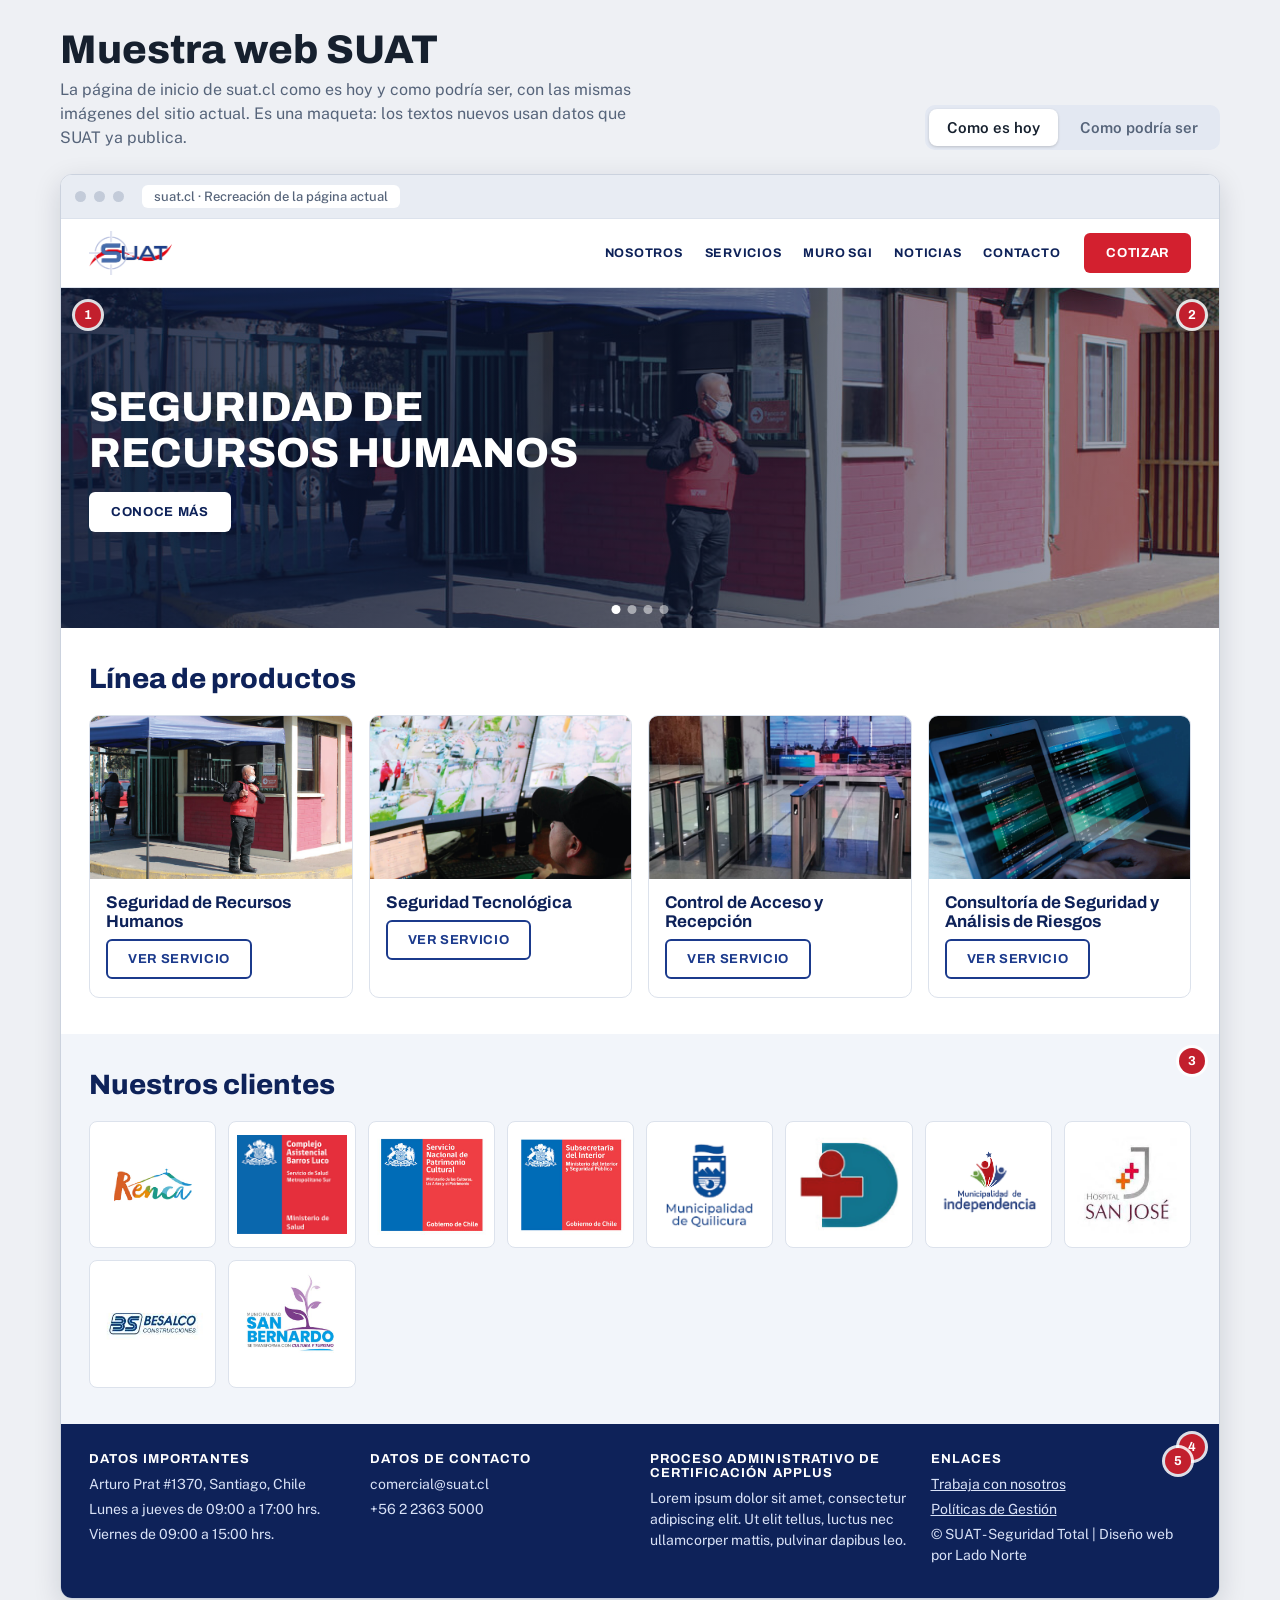
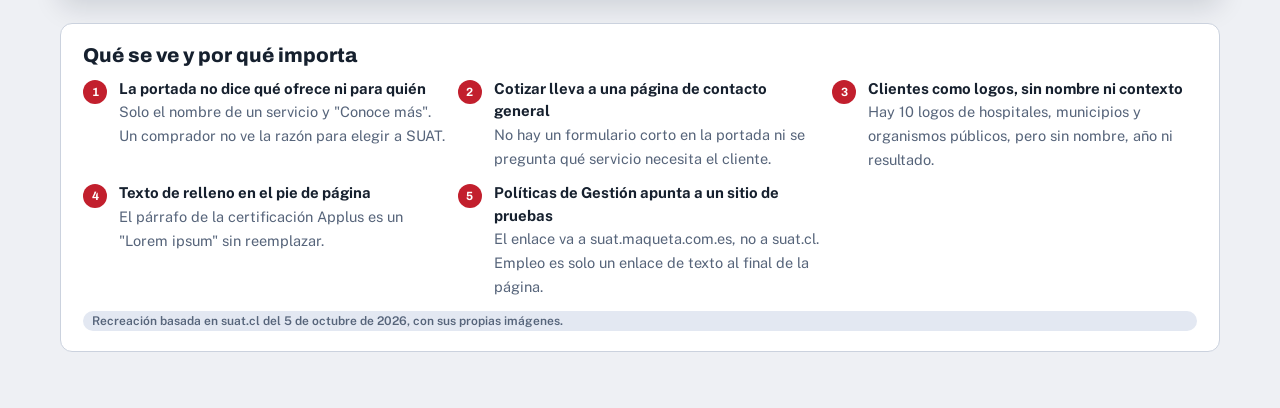
<file: familia-a/suat/index.html>
<!doctype html>
<html lang="es"><head><meta charset="utf-8">
<meta name="viewport" content="width=device-width,initial-scale=1">
<meta name="robots" content="noindex,nofollow">
<title>Muestra web SUAT</title>
<link rel="stylesheet" href="https://fonts.googleapis.com/css2?family=Archivo:wght@500;700;800&family=Public+Sans:wght@400;500;600&display=swap">
<style>
html{color-scheme:light}body{margin:0}img{max-width:100%}[hidden]{display:none!important}

/* Concepto: dos marcos de navegador, el actual anotado y el propuesto, sobre una mesa de trabajo neutra. Colores de marca tomados del logo de SUAT. */
:root{
  --bg:#EEF0F4; --fg:#16202E; --muted:#56647A; --line:#CBD2DE; --panel:#FFFFFF; --accent:#1B3A8C; --alert:#C21F2D; --chip:#E3E8F2;
  --site-bg:#FFFFFF; --site-alt:#F2F5FA; --site-fg:#14213D; --site-muted:#56647A; --site-line:#DCE2EC; --navy:#1B3A8C; --navy-deep:#0E2259; --red:#D3202F;
  --display:'Archivo','Arial Narrow',Arial,sans-serif; --body:'Public Sans',Arial,sans-serif;
}
@media (prefers-color-scheme:dark){:root:not([data-theme="light"]){--bg:#0F1623;--fg:#E6EBF5;--muted:#9AA8C0;--line:#2A3650;--panel:#172033;--accent:#8FA9F0;--alert:#FF8A93;--chip:#222E47;color-scheme:dark}}
:root[data-theme="dark"]{--bg:#0F1623;--fg:#E6EBF5;--muted:#9AA8C0;--line:#2A3650;--panel:#172033;--accent:#8FA9F0;--alert:#FF8A93;--chip:#222E47;color-scheme:dark}
*{box-sizing:border-box}
body{background:var(--bg);color:var(--fg);font-family:var(--body);font-size:16px;line-height:1.5;padding-inline:16px}
.wrap{max-width:1160px;margin-inline:auto;padding-block:28px 56px;display:flex;flex-direction:column;gap:24px}
h1,h2,h3{font-family:var(--display);line-height:1.1;margin:0;text-wrap:balance}
header.top{display:flex;flex-wrap:wrap;gap:16px;align-items:end;justify-content:space-between}
header.top h1{font-size:clamp(28px,4vw,40px);font-weight:800}
header.top p{margin:6px 0 0;color:var(--muted);max-width:60ch}
.tabs{display:inline-flex;background:var(--chip);border-radius:10px;padding:4px;gap:4px}
.tabs button{font:600 15px var(--body);border:0;background:transparent;color:var(--muted);padding:10px 18px;border-radius:8px;cursor:pointer}
.tabs button[aria-selected="true"]{background:var(--panel);color:var(--fg);box-shadow:0 1px 3px rgba(0,0,0,.18)}
.tabs button:focus-visible,a:focus-visible,.btn:focus-visible,input:focus-visible,select:focus-visible,textarea:focus-visible{outline:3px solid var(--accent);outline-offset:2px}
.frame{background:var(--site-bg);color:var(--site-fg);border:1px solid var(--line);border-radius:12px;overflow:hidden;box-shadow:0 8px 28px rgba(10,20,40,.14)}
.bar{display:flex;align-items:center;gap:8px;padding:10px 14px;background:#E8ECF3;border-bottom:1px solid var(--site-line)}
.bar i{width:11px;height:11px;border-radius:50%;background:#C3CBD9;display:block}
.bar span{margin-left:10px;font:500 13px var(--body);color:#56647A;background:#fff;border-radius:6px;padding:4px 12px;min-width:0;overflow:hidden;text-overflow:ellipsis;white-space:nowrap}
.site{font-size:15px}
.site a{color:inherit;text-decoration:none}
.nav{display:flex;flex-wrap:wrap;align-items:center;gap:12px 24px;padding:12px 28px;border-bottom:1px solid var(--site-line);background:#fff}
.nav img{height:44px;width:auto;display:block}
.nav ul{list-style:none;display:flex;flex-wrap:wrap;gap:6px 22px;margin:0 0 0 auto;padding:0;font:700 12.5px var(--display);letter-spacing:.06em;text-transform:uppercase;color:var(--navy-deep)}
.btn{display:inline-block;font:700 13px var(--display);letter-spacing:.05em;text-transform:uppercase;padding:11px 20px;border-radius:6px;border:2px solid transparent;cursor:pointer}
.btn.red{background:var(--red);color:#fff}
.btn.navy{background:var(--navy);color:#fff}
.btn.line{border-color:var(--navy);color:var(--navy);background:transparent}
.btn.white{background:#fff;color:var(--navy-deep)}
.hero{position:relative;min-height:340px;display:flex;align-items:center;color:#fff;background:#0E2259 center/cover no-repeat}
.hero::before{content:"";position:absolute;inset:0;background:linear-gradient(90deg,rgba(10,20,50,.86),rgba(10,20,50,.35))}
.hero .in{position:relative;padding:44px 28px;max-width:640px;display:flex;flex-direction:column;gap:16px;align-items:flex-start}
.hero h2{font-size:clamp(26px,4vw,42px);font-weight:800}
.hero p{margin:0;font-size:17px;max-width:52ch;color:#E6ECFA}
.dots{display:flex;gap:7px;position:absolute;bottom:14px;left:50%;transform:translateX(-50%)}
.dots b{width:9px;height:9px;border-radius:50%;background:rgba(255,255,255,.5)}.dots b:first-child{background:#fff}
section.s{padding:36px 28px;display:flex;flex-direction:column;gap:20px}
section.s.alt{background:var(--site-alt)}
.s h3{font-size:clamp(22px,3vw,28px);font-weight:800;color:var(--navy-deep)}
.s .lead{margin:0;color:var(--site-muted);max-width:68ch}
.cards{display:grid;grid-template-columns:repeat(auto-fit,minmax(210px,1fr));gap:16px}
.card{background:#fff;border:1px solid var(--site-line);border-radius:10px;overflow:hidden;display:flex;flex-direction:column;min-width:0}
.card img.ph{width:100%;aspect-ratio:16/10;object-fit:cover;display:block}
.card .b{padding:14px 16px 18px;display:flex;flex-direction:column;gap:8px;align-items:flex-start}
.card h4{font:700 17px var(--display);margin:0;color:var(--navy-deep)}
.card p{margin:0;font-size:14px;color:var(--site-muted)}
.logos{display:grid;grid-template-columns:repeat(auto-fit,minmax(120px,1fr));gap:12px}
.logos div{background:#fff;border:1px solid var(--site-line);border-radius:8px;display:flex;flex-direction:column;align-items:center;gap:4px;padding:8px;text-align:center;font-size:12.5px;color:var(--site-fg)}
.logos img{width:100%;max-width:110px;aspect-ratio:1;object-fit:contain;display:block}
.foot{background:var(--navy-deep);color:#D9E2F7;padding:28px;display:grid;grid-template-columns:repeat(auto-fit,minmax(220px,1fr));gap:20px;font-size:14px}
.foot h5{font:700 13px var(--display);letter-spacing:.08em;text-transform:uppercase;margin:0 0 8px;color:#fff}
.foot p{margin:0 0 4px}.foot a{text-decoration:underline}
.pin{position:absolute;z-index:2;width:26px;height:26px;border-radius:50%;background:var(--alert);color:#fff;font:700 13px var(--display);display:grid;place-items:center;box-shadow:0 0 0 3px rgba(255,255,255,.85)}
.rel{position:relative}
.legend{background:var(--panel);border:1px solid var(--line);border-radius:12px;padding:20px 22px;display:flex;flex-direction:column;gap:12px}
.legend h2{font-size:20px;font-weight:800}
.legend ol{margin:0;padding:0;list-style:none;display:grid;gap:10px;grid-template-columns:repeat(auto-fit,minmax(280px,1fr))}
.legend li{display:flex;gap:12px;align-items:flex-start;min-width:0}
.legend li b.n{flex:none;width:24px;height:24px;border-radius:50%;background:var(--alert);color:#fff;font:700 12px var(--display);display:grid;place-items:center;margin-top:2px}
.legend li span{color:var(--muted);font-size:14.5px}.legend li strong{display:block;color:var(--fg);font-size:15px}
.tag{display:inline-block;font:600 12px var(--body);background:var(--chip);color:var(--muted);padding:3px 9px;border-radius:99px}
.trust{display:grid;grid-template-columns:repeat(auto-fit,minmax(180px,1fr));gap:0;background:var(--navy-deep);color:#fff}
.trust div{padding:16px 20px;display:flex;gap:12px;align-items:center;border-right:1px solid rgba(255,255,255,.14);font-size:14px}
.trust img{height:52px;width:auto;display:block}
.trust strong{display:block;font:800 18px var(--display)}
.seg{display:grid;grid-template-columns:repeat(auto-fit,minmax(240px,1fr));gap:14px}
.seg .card .b{gap:10px}
.mini{display:flex;flex-wrap:wrap;gap:8px}
.mini img{width:54px;height:54px;object-fit:contain;border:1px solid var(--site-line);border-radius:6px;background:#fff}
.case{display:grid;grid-template-columns:minmax(0,1fr) minmax(0,1.2fr);gap:0;background:#fff;border:1px solid var(--site-line);border-radius:10px;overflow:hidden}
.case img{width:100%;height:100%;object-fit:cover;display:block;min-height:220px}
.case .b{padding:22px;display:flex;flex-direction:column;gap:10px}
.case blockquote{margin:0;font-size:15px;color:var(--site-muted);border-left:3px solid var(--red);padding-left:12px}
.ph-note{color:#9A5B00;background:#FFF3DC;border-radius:4px;padding:1px 6px;font-weight:600}
form.q{display:grid;grid-template-columns:repeat(auto-fit,minmax(220px,1fr));gap:12px;background:#fff;border:1px solid var(--site-line);border-radius:10px;padding:20px}
form.q label{display:flex;flex-direction:column;gap:4px;font:600 13px var(--body);color:var(--site-fg);min-width:0}
form.q input,form.q select,form.q textarea{font:400 15px var(--body);padding:10px 12px;border:1px solid #B9C3D6;border-radius:6px;background:#fff;color:#14213D;min-width:0;width:100%}
form.q .full{grid-column:1/-1}
.ok{color:#0B6B3A;font-weight:600;font-size:14px;min-height:20px}
.jobs{display:grid;grid-template-columns:minmax(0,1fr) minmax(0,1fr);gap:20px;align-items:start}
.jobs ul{margin:0;padding:0;list-style:none;display:flex;flex-wrap:wrap;gap:8px}
.jobs li{background:#fff;border:1px solid var(--site-line);border-radius:99px;padding:7px 14px;font-size:14px;font-weight:600;color:var(--navy-deep)}
.changes{background:var(--panel);border:1px solid var(--line);border-radius:12px;padding:20px 22px}
.changes h2{font-size:20px;font-weight:800;margin-bottom:10px}
.changes ul{margin:0;padding-left:20px;display:grid;gap:6px;color:var(--muted);font-size:15px}.changes strong{color:var(--fg)}
@media (max-width:720px){.case,.jobs{grid-template-columns:1fr}.nav ul{margin-left:0}.pin{width:22px;height:22px;font-size:11px}}
[hidden]{display:none!important}
</style>
</head><body>
<div class="wrap">
  <header class="top">
    <div>
      <h1>Muestra web SUAT</h1>
      <p>La página de inicio de suat.cl como es hoy y como podría ser, con las mismas imágenes del sitio actual. Es una maqueta: los textos nuevos usan datos que SUAT ya publica.</p>
    </div>
    <div class="tabs" role="tablist" aria-label="Versión de la muestra">
      <button role="tab" id="t-antes" aria-selected="true" aria-controls="p-antes">Como es hoy</button>
      <button role="tab" id="t-despues" aria-selected="false" aria-controls="p-despues">Como podría ser</button>
    </div>
  </header>

  <!-- ========== COMO ES ========== -->
  <div id="p-antes" role="tabpanel" aria-labelledby="t-antes" style="display:flex;flex-direction:column;gap:24px">
    <div class="frame">
      <div class="bar"><i></i><i></i><i></i><span>suat.cl · Recreación de la página actual</span></div>
      <div class="site">
        <div class="nav">
          <img src="img/logo.png" alt="SUAT Seguridad Total">
          <ul><li>Nosotros</li><li>Servicios</li><li>Muro SGI</li><li>Noticias</li><li>Contacto</li></ul>
          <a class="btn red" href="#" onclick="return false">Cotizar</a>
        </div>
        <div class="hero rel" style="background-image:url(img/hero-rrhh.jpg)">
          <span class="pin" style="top:14px;left:14px">1</span>
          <div class="in">
            <h2>SEGURIDAD DE<br>RECURSOS HUMANOS</h2>
            <a class="btn white" href="#" onclick="return false">Conoce más</a>
          </div>
          <span class="pin" style="top:14px;right:14px">2</span>
          <div class="dots"><b></b><b></b><b></b><b></b></div>
        </div>
        <section class="s">
          <h3>Línea de productos</h3>
          <div class="cards">
            <div class="card"><img class="ph" src="img/hero-rrhh.jpg" alt="Guardia en acceso de un hospital"><div class="b"><h4>Seguridad de Recursos Humanos</h4><a class="btn line" href="#" onclick="return false">Ver servicio</a></div></div>
            <div class="card"><img class="ph" src="img/hero-tec.jpg" alt="Operador frente a pantallas de cámaras"><div class="b"><h4>Seguridad Tecnológica</h4><a class="btn line" href="#" onclick="return false">Ver servicio</a></div></div>
            <div class="card"><img class="ph" src="img/hero-acceso.jpg" alt="Torniquetes de control de acceso"><div class="b"><h4>Control de Acceso y Recepción</h4><a class="btn line" href="#" onclick="return false">Ver servicio</a></div></div>
            <div class="card"><img class="ph" src="img/hero-consultoria.jpg" alt="Análisis en un computador"><div class="b"><h4>Consultoría de Seguridad y Análisis de Riesgos</h4><a class="btn line" href="#" onclick="return false">Ver servicio</a></div></div>
          </div>
        </section>
        <section class="s alt rel">
          <span class="pin" style="top:14px;right:14px">3</span>
          <h3>Nuestros clientes</h3>
          <div class="logos">
            <div><img src="img/c1.png" alt=""></div><div><img src="img/c2.png" alt=""></div><div><img src="img/c3.jpg" alt=""></div><div><img src="img/c4.jpg" alt=""></div><div><img src="img/c5.png" alt=""></div>
            <div><img src="img/c6.png" alt=""></div><div><img src="img/c7.png" alt=""></div><div><img src="img/c8.jpg" alt=""></div><div><img src="img/c9.jpeg" alt=""></div><div><img src="img/c10.jpg" alt=""></div>
          </div>
        </section>
        <div class="foot rel">
          <span class="pin" style="top:10px;right:14px">4</span>
          <div><h5>Datos importantes</h5><p>Arturo Prat #1370, Santiago, Chile</p><p>Lunes a jueves de 09:00 a 17:00 hrs.</p><p>Viernes de 09:00 a 15:00 hrs.</p></div>
          <div><h5>Datos de contacto</h5><p>comercial@suat.cl</p><p>+56 2 2363 5000</p></div>
          <div><h5>Proceso administrativo de certificación Applus</h5><p>Lorem ipsum dolor sit amet, consectetur adipiscing elit. Ut elit tellus, luctus nec ullamcorper mattis, pulvinar dapibus leo.</p></div>
          <div class="rel"><span class="pin" style="top:-4px;right:0">5</span><h5>Enlaces</h5><p><a href="#" onclick="return false">Trabaja con nosotros</a></p><p><a href="#" onclick="return false">Políticas de Gestión</a></p><p>© SUAT - Seguridad Total | Diseño web por Lado Norte</p></div>
        </div>
      </div>
    </div>

    <div class="legend">
      <h2>Qué se ve y por qué importa</h2>
      <ol>
        <li><b class="n">1</b><div><strong>La portada no dice qué ofrece ni para quién</strong><span>Solo el nombre de un servicio y "Conoce más". Un comprador no ve la razón para elegir a SUAT.</span></div></li>
        <li><b class="n">2</b><div><strong>Cotizar lleva a una página de contacto general</strong><span>No hay un formulario corto en la portada ni se pregunta qué servicio necesita el cliente.</span></div></li>
        <li><b class="n">3</b><div><strong>Clientes como logos, sin nombre ni contexto</strong><span>Hay 10 logos de hospitales, municipios y organismos públicos, pero sin nombre, año ni resultado.</span></div></li>
        <li><b class="n">4</b><div><strong>Texto de relleno en el pie de página</strong><span>El párrafo de la certificación Applus es un "Lorem ipsum" sin reemplazar.</span></div></li>
        <li><b class="n">5</b><div><strong>Políticas de Gestión apunta a un sitio de pruebas</strong><span>El enlace va a suat.maqueta.com.es, no a suat.cl. Empleo es solo un enlace de texto al final de la página.</span></div></li>
      </ol>
      <span class="tag">Recreación basada en suat.cl del 5 de octubre de 2026, con sus propias imágenes.</span>
    </div>
  </div>

  <!-- ========== COMO PODRIA SER ========== -->
  <div id="p-despues" role="tabpanel" aria-labelledby="t-despues" hidden style="flex-direction:column;gap:24px">
    <div class="frame">
      <div class="bar"><i></i><i></i><i></i><span>suat.cl · Propuesta</span></div>
      <div class="site">
        <div class="nav">
          <img src="img/logo.png" alt="SUAT Seguridad Total">
          <ul><li>Servicios</li><li>Clientes</li><li>Certificaciones</li><li>Noticias</li><li>Contacto</li></ul>
          <a class="btn line" href="#empleo" onclick="return false">Trabaja con nosotros</a>
          <a class="btn red" href="#cotizar" onclick="return false">Cotizar</a>
        </div>
        <div class="hero" style="background-image:url(img/hero-rrhh.jpg)">
          <div class="in">
            <h2>Seguridad privada para hospitales, instituciones públicas e industria</h2>
            <p>Guardias capacitados bajo la norma OS10 de Carabineros, con supervisión en terreno y apoyo tecnológico cuando el cliente lo necesita.</p>
            <div style="display:flex;flex-wrap:wrap;gap:10px"><a class="btn red" href="#" onclick="return false">Cotizar seguridad</a><a class="btn white" href="#" onclick="return false">Ver clientes</a></div>
          </div>
        </div>
        <div class="trust">
          <div><img src="img/veinte.png" alt="20 años junto a ti" style="background:var(--navy);border-radius:6px;padding:2px"><span><strong>20 años</strong>junto a ti</span></div>
          <div><span><strong>Autorización Nº 0502</strong>Carabineros de Chile, DS 93 de 1985</span></div>
          <div><img src="img/applus.png" alt="Sello Applus ISO 9001, 14001 y 45001" style="background:#fff;border-radius:6px;padding:3px"><span><strong>ISO 9001 · 14001 · 45001</strong>Certificación Applus</span></div>
        </div>
        <section class="s">
          <h3>Seguridad según el tipo de cliente</h3>
          <p class="lead">Cada servicio se explica con el cliente en mente, no solo con el nombre del producto.</p>
          <div class="seg">
            <div class="card"><div class="b"><h4>SUAT Hospitalaria</h4><p>Control de accesos y vigilancia en recintos de salud.</p><div class="mini"><img src="img/c6.png" alt="Hospital San Juan de Dios"><img src="img/c8.jpg" alt="Hospital San José"><img src="img/c2.png" alt="Complejo Asistencial Barros Luco"></div></div></div>
            <div class="card"><div class="b"><h4>SUAT Gubernamental</h4><p>Servicio para organismos del Estado.</p><div class="mini"><img src="img/c4.jpg" alt="Subsecretaría del Interior"><img src="img/c3.jpg" alt="Servicio Nacional del Patrimonio Cultural"></div></div></div>
            <div class="card"><div class="b"><h4>SUAT Público</h4><p>Vigilancia para municipios.</p><div class="mini"><img src="img/c1.png" alt="Municipalidad de Renca"><img src="img/c5.png" alt="Municipalidad de Quilicura"><img src="img/c7.png" alt="Municipalidad de Independencia"><img src="img/c10.jpg" alt="Municipalidad de San Bernardo"></div></div></div>
            <div class="card"><div class="b"><h4>SUAT Privada e Industrial</h4><p>Construcción e instalaciones industriales.</p><div class="mini"><img src="img/c9.jpeg" alt="Besalco Construcciones"></div></div></div>
          </div>
          <span class="tag">Los clientes por segmento son un ejemplo. SUAT confirma cuáles autoriza mostrar.</span>
        </section>
        <section class="s alt">
          <h3>Nuestros servicios</h3>
          <div class="cards">
            <div class="card"><img class="ph" src="img/hero-rrhh.jpg" alt="Guardia en acceso de un hospital"><div class="b"><h4>Seguridad de Recursos Humanos</h4><p>Guardias, supervisores y coordinadores OS10.</p><a class="btn line" href="#" onclick="return false">Ver servicio</a></div></div>
            <div class="card"><img class="ph" src="img/hero-tec.jpg" alt="Operador frente a pantallas de cámaras"><div class="b"><h4>Seguridad Tecnológica</h4><p>Monitoreo y cámaras integradas a la vigilancia.</p><a class="btn line" href="#" onclick="return false">Ver servicio</a></div></div>
            <div class="card"><img class="ph" src="img/hero-acceso.jpg" alt="Torniquetes de control de acceso"><div class="b"><h4>Control de Acceso y Recepción</h4><p>Ingreso ordenado a edificios e instituciones.</p><a class="btn line" href="#" onclick="return false">Ver servicio</a></div></div>
            <div class="card"><img class="ph" src="img/hero-consultoria.jpg" alt="Análisis en un computador"><div class="b"><h4>Consultoría y Análisis de Riesgos</h4><p>Prevención de amenazas antes de que ocurran.</p><a class="btn line" href="#" onclick="return false">Ver servicio</a></div></div>
          </div>
        </section>
        <section class="s">
          <h3>Clientes que confían en SUAT</h3>
          <div class="logos">
            <div><img src="img/c6.png" alt="">Hospital San Juan de Dios</div>
            <div><img src="img/c8.jpg" alt="">Hospital San José</div>
            <div><img src="img/c2.png" alt="">Complejo Asistencial Barros Luco</div>
            <div><img src="img/c4.jpg" alt="">Subsecretaría del Interior</div>
            <div><img src="img/c3.jpg" alt="">Servicio Nacional del Patrimonio Cultural</div>
            <div><img src="img/c1.png" alt="">Municipalidad de Renca</div>
            <div><img src="img/c5.png" alt="">Municipalidad de Quilicura</div>
            <div><img src="img/c7.png" alt="">Municipalidad de Independencia</div>
            <div><img src="img/c10.jpg" alt="">Municipalidad de San Bernardo</div>
            <div><img src="img/c9.jpeg" alt="">Besalco Construcciones</div>
          </div>
          <div class="case">
            <img src="img/hero-rrhh.jpg" alt="Guardia de SUAT en un recinto de salud">
            <div class="b">
              <span class="tag" style="align-self:flex-start">Caso de éxito · formato de ejemplo</span>
              <h4 style="font:800 22px var(--display);color:var(--navy-deep);margin:0">Hospital San Juan de Dios</h4>
              <p style="margin:0;color:var(--site-muted)">Qué necesitaba el cliente, qué hizo SUAT y qué resultado se logró.</p>
              <blockquote><span class="ph-note">Completar con datos reales y autorización del cliente</span></blockquote>
            </div>
          </div>
        </section>
        <section class="s alt" id="cotizar">
          <h3>Solicita tu cotización</h3>
          <p class="lead">Un formulario corto en la portada. La solicitud llega a comercial@suat.cl con el servicio elegido.</p>
          <form class="q" id="fq">
            <label for="q-nom">Nombre<input id="q-nom" autocomplete="name"></label>
            <label for="q-emp">Empresa o institución<input id="q-emp" autocomplete="organization"></label>
            <label for="q-mail">Correo<input id="q-mail" type="email" autocomplete="email"></label>
            <label for="q-tel">Teléfono<input id="q-tel" type="tel" autocomplete="tel"></label>
            <label for="q-srv" class="full">Servicio que necesita<select id="q-srv"><option>Seguridad de Recursos Humanos</option><option>Seguridad Tecnológica</option><option>Control de Acceso y Recepción</option><option>Consultoría y Análisis de Riesgos</option></select></label>
            <label for="q-msg" class="full">Mensaje<textarea id="q-msg" rows="3"></textarea></label>
            <div class="full" style="display:flex;flex-wrap:wrap;gap:12px;align-items:center"><button class="btn red" type="submit">Solicitar cotización</button><span class="ok" id="okq" role="status"></span></div>
          </form>
        </section>
        <section class="s" id="empleo">
          <h3>Trabaja con SUAT</h3>
          <div class="jobs">
            <div style="display:flex;flex-direction:column;gap:12px">
              <p class="lead" style="margin:0">Cargos abiertos, con su propio formulario y un correo de postulaciones separado del comercial.</p>
              <ul><li>Supervisor de guardia</li><li>Guardia de seguridad</li><li>Controlador CCTV</li><li>Encargado de control</li></ul>
              <p style="margin:0;font-size:14px"><span class="ph-note">Beneficios y requisitos: completar con SUAT</span></p>
            </div>
            <div style="display:flex;flex-direction:column;gap:10px;align-items:flex-start">
              <p style="margin:0;color:var(--site-muted)">Postula en pocos minutos con tu CV.</p>
              <a class="btn navy" href="#" onclick="return false">Postular ahora</a>
            </div>
          </div>
        </section>
        <div class="foot">
          <div><h5>Datos importantes</h5><p>Arturo Prat #1370, Santiago, Chile</p><p>Lunes a jueves de 09:00 a 17:00 hrs.</p><p>Viernes de 09:00 a 15:00 hrs.</p></div>
          <div><h5>Contacto</h5><p>comercial@suat.cl</p><p>+56 2 2363 5000</p></div>
          <div><h5>Certificaciones</h5><p>Sistema de gestión certificado por Applus: ISO 9001, ISO 14001 e ISO 45001.</p></div>
          <div><h5>Enlaces</h5><p><a href="#" onclick="return false">Políticas de Gestión</a></p><p><a href="#" onclick="return false">Trabaja con nosotros</a></p><p>© SUAT - Seguridad Total</p></div>
        </div>
      </div>
    </div>

    <div class="changes">
      <h2>Qué cambia</h2>
      <ul>
        <li><strong>Portada con mensaje:</strong> dice qué hace SUAT y para quién, con el respaldo a la vista (20 años, autorización de Carabineros, sello Applus).</li>
        <li><strong>Clientes con nombre y segmento:</strong> los mismos 10 logos de hoy, agrupados por tipo de cliente y con un lugar para casos de éxito.</li>
        <li><strong>Cotización en la portada:</strong> un formulario corto que indica qué servicio se necesita.</li>
        <li><strong>Empleo visible:</strong> sección propia con cargos y postulación, separada del correo comercial.</li>
        <li><strong>Pie limpio:</strong> sin texto de relleno y con las políticas enlazadas al sitio real.</li>
      </ul>
      <p style="margin:12px 0 0;color:var(--muted);font-size:14px">Datos tomados de suat.cl: autorización Nº 0502, norma OS10, segmentos de servicio, sello Applus y "20 años" de sus propias imágenes. Hay que confirmarlos con SUAT antes de publicar.</p>
    </div>
  </div>
</div>

<script>
(function(){
  var tA=document.getElementById('t-antes'),tD=document.getElementById('t-despues');
  var pA=document.getElementById('p-antes'),pD=document.getElementById('p-despues');
  function show(d){
    pA.hidden=d;pD.hidden=!d;
    pA.style.display=d?'none':'flex';pD.style.display=d?'flex':'none';
    tA.setAttribute('aria-selected',String(!d));tD.setAttribute('aria-selected',String(d));
    try{history.replaceState(null,'',d?'#despues':'#antes')}catch(e){}
  }
  tA.onclick=function(){show(false)};tD.onclick=function(){show(true)};
  show(location.hash==='#despues');
  document.getElementById('fq').addEventListener('submit',function(e){
    e.preventDefault();
    document.getElementById('okq').textContent='Esto es una muestra: el formulario real enviará la solicitud a comercial@suat.cl.';
  });
})();
</script>
</body></html>
</file>
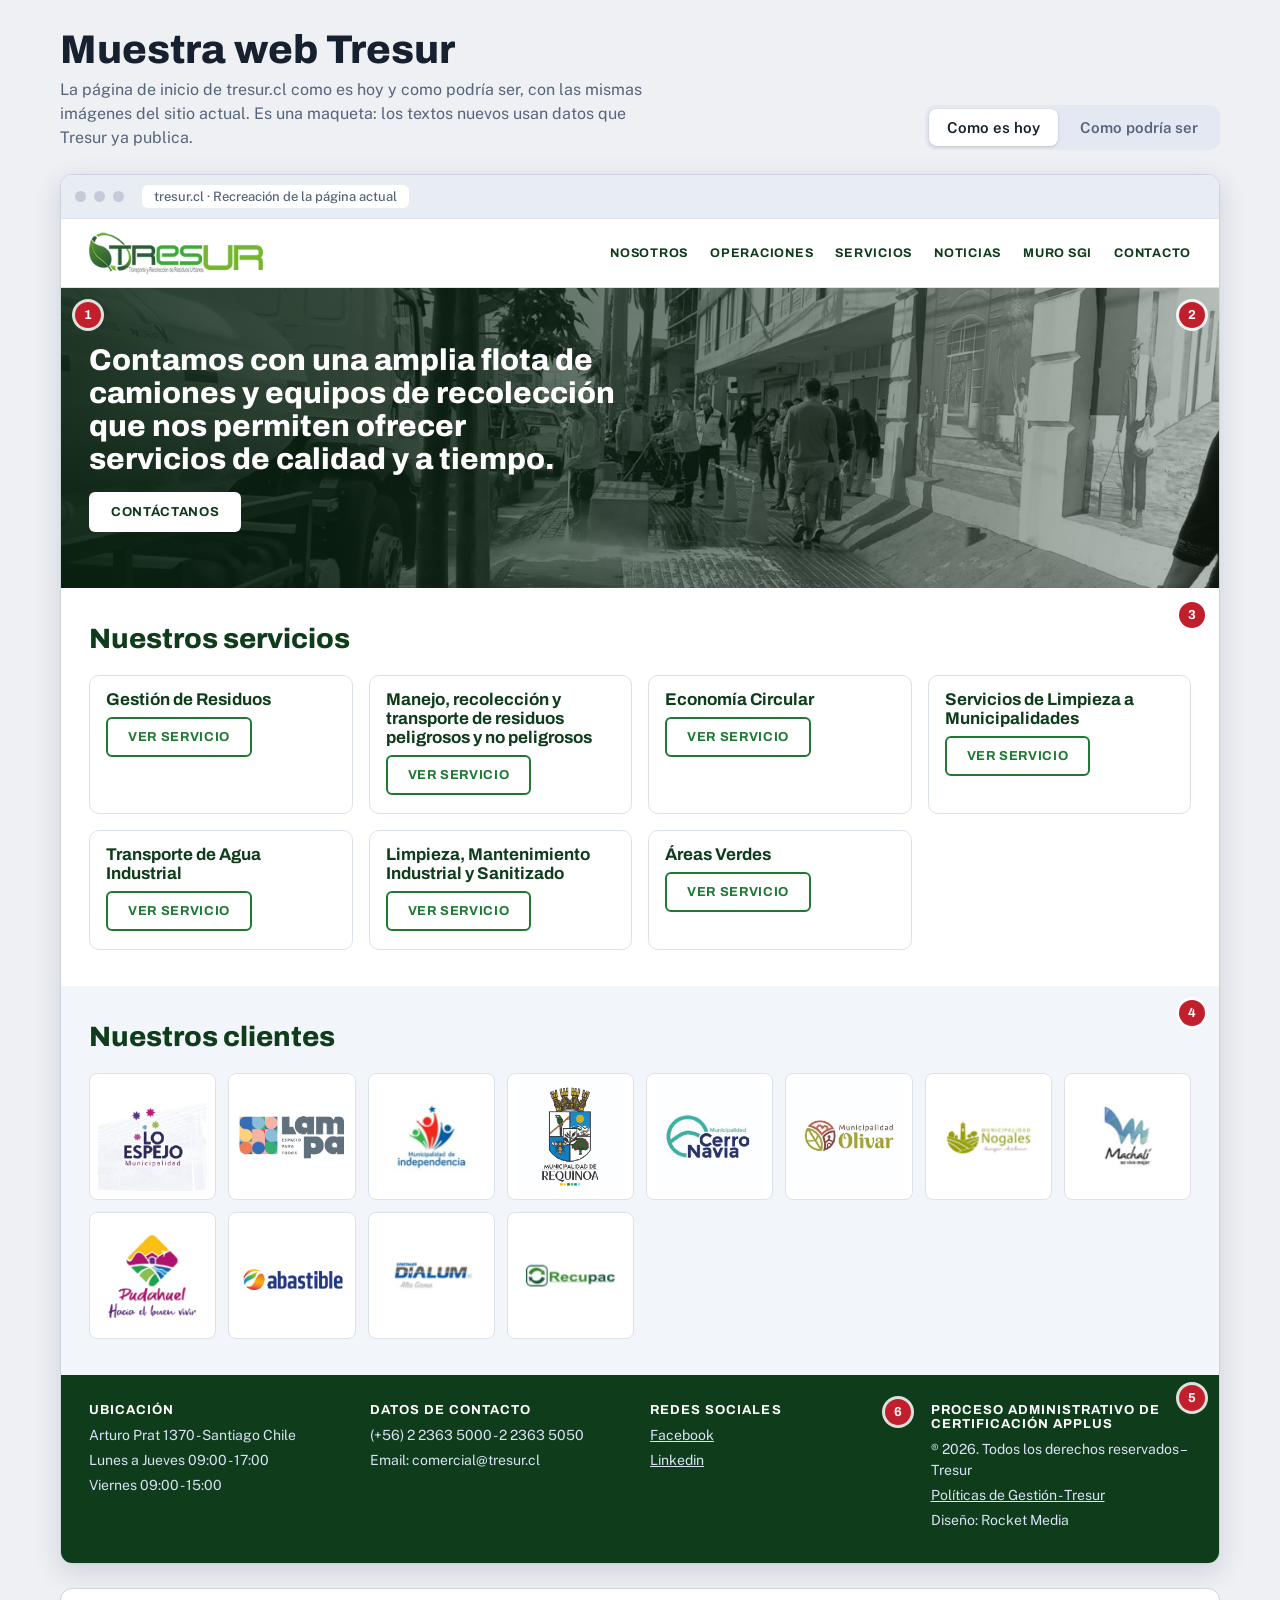
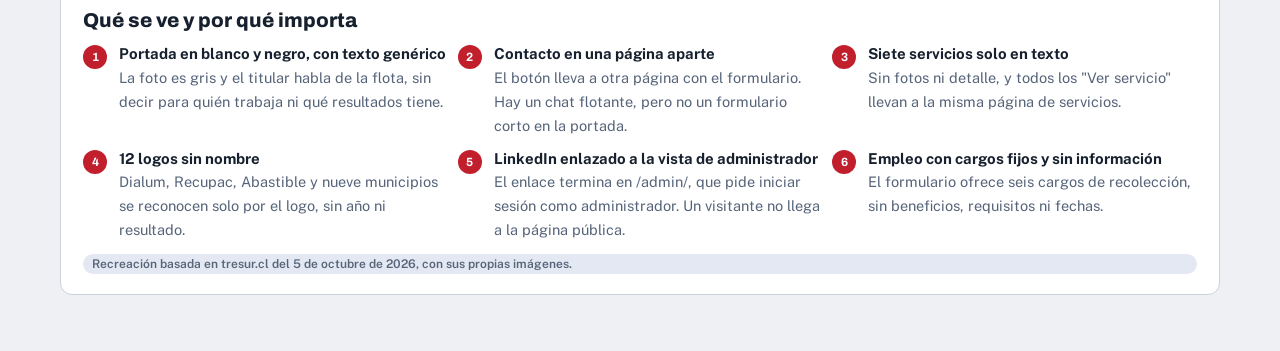
<file: familia-a/tresur/index.html>
<!doctype html>
<html lang="es"><head><meta charset="utf-8">
<meta name="viewport" content="width=device-width,initial-scale=1">
<meta name="robots" content="noindex,nofollow">
<title>Muestra web Tresur</title>
<link rel="stylesheet" href="https://fonts.googleapis.com/css2?family=Archivo:wght@500;700;800&family=Public+Sans:wght@400;500;600&display=swap">
<style>
html{color-scheme:light}body{margin:0}img{max-width:100%}[hidden]{display:none!important}

/* Concepto: dos marcos de navegador, el actual anotado y el propuesto, sobre una mesa de trabajo neutra. Colores de marca tomados del logo de SUAT. */
:root{
  --bg:#EEF0F4; --fg:#16202E; --muted:#56647A; --line:#CBD2DE; --panel:#FFFFFF; --accent:#1B3A8C; --alert:#C21F2D; --chip:#E3E8F2;
  --site-bg:#FFFFFF; --site-alt:#F2F5FA; --site-fg:#14213D; --site-muted:#56647A; --site-line:#DCE2EC; --navy:#1B3A8C; --navy-deep:#0E2259; --red:#D3202F;
  --display:'Archivo','Arial Narrow',Arial,sans-serif; --body:'Public Sans',Arial,sans-serif;
}
@media (prefers-color-scheme:dark){:root:not([data-theme="light"]){--bg:#0F1623;--fg:#E6EBF5;--muted:#9AA8C0;--line:#2A3650;--panel:#172033;--accent:#8FA9F0;--alert:#FF8A93;--chip:#222E47;color-scheme:dark}}
:root[data-theme="dark"]{--bg:#0F1623;--fg:#E6EBF5;--muted:#9AA8C0;--line:#2A3650;--panel:#172033;--accent:#8FA9F0;--alert:#FF8A93;--chip:#222E47;color-scheme:dark}
*{box-sizing:border-box}
body{background:var(--bg);color:var(--fg);font-family:var(--body);font-size:16px;line-height:1.5;padding-inline:16px}
.wrap{max-width:1160px;margin-inline:auto;padding-block:28px 56px;display:flex;flex-direction:column;gap:24px}
h1,h2,h3{font-family:var(--display);line-height:1.1;margin:0;text-wrap:balance}
header.top{display:flex;flex-wrap:wrap;gap:16px;align-items:end;justify-content:space-between}
header.top h1{font-size:clamp(28px,4vw,40px);font-weight:800}
header.top p{margin:6px 0 0;color:var(--muted);max-width:60ch}
.tabs{display:inline-flex;background:var(--chip);border-radius:10px;padding:4px;gap:4px}
.tabs button{font:600 15px var(--body);border:0;background:transparent;color:var(--muted);padding:10px 18px;border-radius:8px;cursor:pointer}
.tabs button[aria-selected="true"]{background:var(--panel);color:var(--fg);box-shadow:0 1px 3px rgba(0,0,0,.18)}
.tabs button:focus-visible,a:focus-visible,.btn:focus-visible,input:focus-visible,select:focus-visible,textarea:focus-visible{outline:3px solid var(--accent);outline-offset:2px}
.frame{background:var(--site-bg);color:var(--site-fg);border:1px solid var(--line);border-radius:12px;overflow:hidden;box-shadow:0 8px 28px rgba(10,20,40,.14)}
.bar{display:flex;align-items:center;gap:8px;padding:10px 14px;background:#E8ECF3;border-bottom:1px solid var(--site-line)}
.bar i{width:11px;height:11px;border-radius:50%;background:#C3CBD9;display:block}
.bar span{margin-left:10px;font:500 13px var(--body);color:#56647A;background:#fff;border-radius:6px;padding:4px 12px;min-width:0;overflow:hidden;text-overflow:ellipsis;white-space:nowrap}
.site{font-size:15px}
.site a{color:inherit;text-decoration:none}
.nav{display:flex;flex-wrap:wrap;align-items:center;gap:12px 24px;padding:12px 28px;border-bottom:1px solid var(--site-line);background:#fff}
.nav img{height:44px;width:auto;display:block}
.nav ul{list-style:none;display:flex;flex-wrap:wrap;gap:6px 22px;margin:0 0 0 auto;padding:0;font:700 12.5px var(--display);letter-spacing:.06em;text-transform:uppercase;color:var(--navy-deep)}
.btn{display:inline-block;font:700 13px var(--display);letter-spacing:.05em;text-transform:uppercase;padding:11px 20px;border-radius:6px;border:2px solid transparent;cursor:pointer}
.btn.red{background:var(--red);color:var(--cta-fg)}
.btn.navy{background:var(--navy);color:#fff}
.btn.line{border-color:var(--navy);color:var(--navy);background:transparent}
.btn.white{background:#fff;color:var(--navy-deep)}
.hero{position:relative;min-height:340px;display:flex;align-items:center;color:#fff;background:#0E2259 center/cover no-repeat}
.hero::before{content:"";position:absolute;inset:0;background:linear-gradient(90deg,var(--ov1),var(--ov2))}
.hero .in{position:relative;padding:44px 28px;max-width:640px;display:flex;flex-direction:column;gap:16px;align-items:flex-start}
.hero h2{font-size:clamp(26px,4vw,42px);font-weight:800}
.hero p{margin:0;font-size:17px;max-width:52ch;color:#E6ECFA}
.dots{display:flex;gap:7px;position:absolute;bottom:14px;left:50%;transform:translateX(-50%)}
.dots b{width:9px;height:9px;border-radius:50%;background:rgba(255,255,255,.5)}.dots b:first-child{background:#fff}
section.s{padding:36px 28px;display:flex;flex-direction:column;gap:20px}
section.s.alt{background:var(--site-alt)}
.s h3{font-size:clamp(22px,3vw,28px);font-weight:800;color:var(--navy-deep)}
.s .lead{margin:0;color:var(--site-muted);max-width:68ch}
.cards{display:grid;grid-template-columns:repeat(auto-fit,minmax(210px,1fr));gap:16px}
.card{background:#fff;border:1px solid var(--site-line);border-radius:10px;overflow:hidden;display:flex;flex-direction:column;min-width:0}
.card img.ph{width:100%;aspect-ratio:16/10;object-fit:cover;display:block}
.card .b{padding:14px 16px 18px;display:flex;flex-direction:column;gap:8px;align-items:flex-start}
.card h4{font:700 17px var(--display);margin:0;color:var(--navy-deep)}
.card p{margin:0;font-size:14px;color:var(--site-muted)}
.logos{display:grid;grid-template-columns:repeat(auto-fit,minmax(120px,1fr));gap:12px}
.logos div{background:#fff;border:1px solid var(--site-line);border-radius:8px;display:flex;flex-direction:column;align-items:center;gap:4px;padding:8px;text-align:center;font-size:12.5px;color:var(--site-fg)}
.logos img{width:100%;max-width:110px;aspect-ratio:1;object-fit:contain;display:block}
.foot{background:var(--navy-deep);color:#D9E2F7;padding:28px;display:grid;grid-template-columns:repeat(auto-fit,minmax(220px,1fr));gap:20px;font-size:14px}
.foot h5{font:700 13px var(--display);letter-spacing:.08em;text-transform:uppercase;margin:0 0 8px;color:#fff}
.foot p{margin:0 0 4px}.foot a{text-decoration:underline}
.pin{position:absolute;z-index:2;width:26px;height:26px;border-radius:50%;background:var(--alert);color:#fff;font:700 13px var(--display);display:grid;place-items:center;box-shadow:0 0 0 3px rgba(255,255,255,.85)}
.rel{position:relative}
.legend{background:var(--panel);border:1px solid var(--line);border-radius:12px;padding:20px 22px;display:flex;flex-direction:column;gap:12px}
.legend h2{font-size:20px;font-weight:800}
.legend ol{margin:0;padding:0;list-style:none;display:grid;gap:10px;grid-template-columns:repeat(auto-fit,minmax(280px,1fr))}
.legend li{display:flex;gap:12px;align-items:flex-start;min-width:0}
.legend li b.n{flex:none;width:24px;height:24px;border-radius:50%;background:var(--alert);color:#fff;font:700 12px var(--display);display:grid;place-items:center;margin-top:2px}
.legend li span{color:var(--muted);font-size:14.5px}.legend li strong{display:block;color:var(--fg);font-size:15px}
.tag{display:inline-block;font:600 12px var(--body);background:var(--chip);color:var(--muted);padding:3px 9px;border-radius:99px}
.trust{display:grid;grid-template-columns:repeat(auto-fit,minmax(180px,1fr));gap:0;background:var(--navy-deep);color:#fff}
.trust div{padding:16px 20px;display:flex;gap:12px;align-items:center;border-right:1px solid rgba(255,255,255,.14);font-size:14px}
.trust img{height:52px;width:auto;display:block}
.trust strong{display:block;font:800 18px var(--display)}
.seg{display:grid;grid-template-columns:repeat(auto-fit,minmax(240px,1fr));gap:14px}
.seg .card .b{gap:10px}
.mini{display:flex;flex-wrap:wrap;gap:8px}
.mini img{width:54px;height:54px;object-fit:contain;border:1px solid var(--site-line);border-radius:6px;background:#fff}
.case{display:grid;grid-template-columns:minmax(0,1fr) minmax(0,1.2fr);gap:0;background:#fff;border:1px solid var(--site-line);border-radius:10px;overflow:hidden}
.case img{width:100%;height:100%;object-fit:cover;display:block;min-height:220px}
.case .b{padding:22px;display:flex;flex-direction:column;gap:10px}
.case blockquote{margin:0;font-size:15px;color:var(--site-muted);border-left:3px solid var(--red);padding-left:12px}
.ph-note{color:#9A5B00;background:#FFF3DC;border-radius:4px;padding:1px 6px;font-weight:600}
form.q{display:grid;grid-template-columns:repeat(auto-fit,minmax(220px,1fr));gap:12px;background:#fff;border:1px solid var(--site-line);border-radius:10px;padding:20px}
form.q label{display:flex;flex-direction:column;gap:4px;font:600 13px var(--body);color:var(--site-fg);min-width:0}
form.q input,form.q select,form.q textarea{font:400 15px var(--body);padding:10px 12px;border:1px solid #B9C3D6;border-radius:6px;background:#fff;color:#14213D;min-width:0;width:100%}
form.q .full{grid-column:1/-1}
.ok{color:#0B6B3A;font-weight:600;font-size:14px;min-height:20px}
.jobs{display:grid;grid-template-columns:minmax(0,1fr) minmax(0,1fr);gap:20px;align-items:start}
.jobs ul{margin:0;padding:0;list-style:none;display:flex;flex-wrap:wrap;gap:8px}
.jobs li{background:#fff;border:1px solid var(--site-line);border-radius:99px;padding:7px 14px;font-size:14px;font-weight:600;color:var(--navy-deep)}
.changes{background:var(--panel);border:1px solid var(--line);border-radius:12px;padding:20px 22px}
.changes h2{font-size:20px;font-weight:800;margin-bottom:10px}
.changes ul{margin:0;padding-left:20px;display:grid;gap:6px;color:var(--muted);font-size:15px}.changes strong{color:var(--fg)}
@media (max-width:720px){.case,.jobs{grid-template-columns:1fr}.nav ul{margin-left:0}.pin{width:22px;height:22px;font-size:11px}}
[hidden]{display:none!important}

.pill{display:inline-block;font:700 12px var(--body);padding:3px 10px;border-radius:99px;background:var(--site-alt);color:var(--navy-deep);border:1px solid var(--site-line)}
.pill.on{background:#E3F4E8;color:#0B5F2E;border-color:#B9E1C6}.pill.done{background:#EEF1F6;color:#44526B}
.grp{display:flex;flex-direction:column;gap:10px}.grp h4{font:800 15px var(--display);margin:0;color:var(--navy-deep);text-transform:uppercase;letter-spacing:.05em}
.projects{display:grid;grid-template-columns:repeat(auto-fit,minmax(260px,1fr));gap:14px}.projects .card .b{gap:8px}
.projects dl{margin:0;display:grid;grid-template-columns:auto 1fr;gap:2px 12px;font-size:13.5px}.projects dt{color:var(--site-muted)}.projects dd{margin:0;font-weight:600}
.svc-text .card .b{min-height:84px}
.hero.short{min-height:300px}

:root{--navy:#1E7A33;--navy-deep:#0F3D1B;--red:#F0A30A;--cta-fg:#1B1B1B;--ov1:rgba(9,36,18,.86);--ov2:rgba(9,36,18,.30)}
</style>
</head><body>
<div class="wrap">
<header class="top"><div><h1>Muestra web Tresur</h1><p>La página de inicio de tresur.cl como es hoy y como podría ser, con las mismas imágenes del sitio actual. Es una maqueta: los textos nuevos usan datos que Tresur ya publica.</p></div>
<div class="tabs" role="tablist" aria-label="Versión de la muestra"><button role="tab" id="t-antes" aria-selected="true" aria-controls="p-antes">Como es hoy</button><button role="tab" id="t-despues" aria-selected="false" aria-controls="p-despues">Como podría ser</button></div></header>
<div id="p-antes" role="tabpanel" aria-labelledby="t-antes" style="display:flex;flex-direction:column;gap:24px">
<div class="frame"><div class="bar"><i></i><i></i><i></i><span>tresur.cl · Recreación de la página actual</span></div><div class="site">
<div class="nav"><img src="img/logo.png" alt="Tresur"><ul><li>Nosotros</li><li>Operaciones</li><li>Servicios</li><li>Noticias</li><li>Muro SGI</li><li>Contacto</li></ul></div><div class="hero rel short" style="background-image:url(img/ns.jpg)"><span class="pin" style="top:14px;left:14px">1</span><div class="in"><h2 style="font-size:clamp(20px,3vw,30px)">Contamos con una amplia flota de camiones y equipos de recolección que nos permiten ofrecer servicios de calidad y a tiempo.</h2><a class="btn white" href="#" onclick="return false">Contáctanos</a></div><span class="pin" style="top:14px;right:14px">2</span></div><section class="s rel svc-text"><span class="pin" style="top:14px;right:14px">3</span><h3>Nuestros servicios</h3><div class="cards"><div class="card"><div class="b"><h4>Gestión de Residuos</h4><a class="btn line" href="#" onclick="return false">Ver servicio</a></div></div><div class="card"><div class="b"><h4>Manejo, recolección y transporte de residuos peligrosos y no peligrosos</h4><a class="btn line" href="#" onclick="return false">Ver servicio</a></div></div><div class="card"><div class="b"><h4>Economía Circular</h4><a class="btn line" href="#" onclick="return false">Ver servicio</a></div></div><div class="card"><div class="b"><h4>Servicios de Limpieza a Municipalidades</h4><a class="btn line" href="#" onclick="return false">Ver servicio</a></div></div><div class="card"><div class="b"><h4>Transporte de Agua Industrial</h4><a class="btn line" href="#" onclick="return false">Ver servicio</a></div></div><div class="card"><div class="b"><h4>Limpieza, Mantenimiento Industrial y Sanitizado</h4><a class="btn line" href="#" onclick="return false">Ver servicio</a></div></div><div class="card"><div class="b"><h4>Áreas Verdes</h4><a class="btn line" href="#" onclick="return false">Ver servicio</a></div></div></div></section><section class="s alt rel"><span class="pin" style="top:14px;right:14px">4</span><h3>Nuestros clientes</h3><div class="logos"><div><img src="img/cA.png" alt=""></div><div><img src="img/cC.png" alt=""></div><div><img src="img/cD.jpg" alt=""></div><div><img src="img/cE.jpg" alt=""></div><div><img src="img/cF.jpg" alt=""></div><div><img src="img/cG.jpg" alt=""></div><div><img src="img/cJ.jpg" alt=""></div><div><img src="img/cK.jpg" alt=""></div><div><img src="img/cL.png" alt=""></div><div><img src="img/cB.png" alt=""></div><div><img src="img/cH.jpg" alt=""></div><div><img src="img/cI.jpg" alt=""></div></div></section><div class="foot rel"><span class="pin" style="top:10px;right:14px">5</span><div><h5>Ubicación</h5><p>Arturo Prat 1370 - Santiago Chile</p><p>Lunes a Jueves 09:00 - 17:00</p><p>Viernes 09:00 - 15:00</p></div><div><h5>Datos de contacto</h5><p>(+56) 2 2363 5000 - 2 2363 5050</p><p>Email: comercial@tresur.cl</p></div><div class="rel"><span class="pin" style="top:-4px;right:0">6</span><h5>Redes sociales</h5><p><a href="#" onclick="return false">Facebook</a></p><p><a href="#" onclick="return false">Linkedin</a></p></div><div><h5>Proceso administrativo de certificación Applus</h5><p>® 2026. Todos los derechos reservados – Tresur</p><p><a href="#" onclick="return false">Políticas de Gestión - Tresur</a></p><p>Diseño: Rocket Media</p></div></div>
</div></div>
<div class="legend"><h2>Qué se ve y por qué importa</h2><ol><li><b class="n">1</b><div><strong>Portada en blanco y negro, con texto genérico</strong><span>La foto es gris y el titular habla de la flota, sin decir para quién trabaja ni qué resultados tiene.</span></div></li><li><b class="n">2</b><div><strong>Contacto en una página aparte</strong><span>El botón lleva a otra página con el formulario. Hay un chat flotante, pero no un formulario corto en la portada.</span></div></li><li><b class="n">3</b><div><strong>Siete servicios solo en texto</strong><span>Sin fotos ni detalle, y todos los &quot;Ver servicio&quot; llevan a la misma página de servicios.</span></div></li><li><b class="n">4</b><div><strong>12 logos sin nombre</strong><span>Dialum, Recupac, Abastible y nueve municipios se reconocen solo por el logo, sin año ni resultado.</span></div></li><li><b class="n">5</b><div><strong>LinkedIn enlazado a la vista de administrador</strong><span>El enlace termina en /admin/, que pide iniciar sesión como administrador. Un visitante no llega a la página pública.</span></div></li><li><b class="n">6</b><div><strong>Empleo con cargos fijos y sin información</strong><span>El formulario ofrece seis cargos de recolección, sin beneficios, requisitos ni fechas.</span></div></li></ol><span class="tag">Recreación basada en tresur.cl del 5 de octubre de 2026, con sus propias imágenes.</span></div>
</div>
<div id="p-despues" role="tabpanel" aria-labelledby="t-despues" hidden style="flex-direction:column;gap:24px">
<div class="frame"><div class="bar"><i></i><i></i><i></i><span>tresur.cl · Propuesta</span></div><div class="site">
<div class="nav"><img src="img/logo.png" alt="Tresur"><ul><li>Servicios</li><li>Operaciones</li><li>Clientes</li><li>Noticias</li><li>Contacto</li></ul><a class="btn line" href="#" onclick="return false">Trabaja con nosotros</a><a class="btn red" href="#" onclick="return false">Cotizar</a></div><div class="hero" style="background-image:url(img/camiones.jpg)"><div class="in"><h2>Recolección y gestión de residuos para municipios e industrias</h2><p>Amplia flota de camiones y equipos de recolección, para un servicio de calidad y a tiempo.</p><div style="display:flex;flex-wrap:wrap;gap:10px"><a class="btn red" href="#" onclick="return false">Cotizar servicio</a><a class="btn white" href="#" onclick="return false">Ver clientes</a></div></div></div><div class="trust"><div><img src="img/veinte.png" alt="20 años junto a ti" style="background:var(--navy);border-radius:6px;padding:2px"><span><strong>20 años</strong>junto a ti</span></div><div><span><strong>Residuos peligrosos y no peligrosos</strong>Manejo, recolección y transporte</span></div><div><img src="img/applus.png" alt="Sello Applus ISO 9001, 14001 y 45001" style="background:#fff;border-radius:6px;padding:3px"><span><strong>ISO 9001 · 14001 · 45001</strong>Certificación Applus</span></div></div><section class="s"><h3>Servicios según el tipo de cliente</h3><p class="lead">Los siete servicios de hoy, ordenados para que cada cliente encuentre el suyo y con su propia página.</p><div class="grp"><h4>Para municipios</h4><div class="cards"><div class="card"><img class="ph" src="img/camiones.jpg" alt="Camiones recolectores"><div class="b"><h4>Servicios de Limpieza a Municipalidades</h4><a class="btn line" href="#" onclick="return false">Ver servicio</a></div></div><div class="card"><img class="ph" src="img/areas.jpg" alt="Trabajador en áreas verdes"><div class="b"><h4>Áreas Verdes</h4><a class="btn line" href="#" onclick="return false">Ver servicio</a></div></div></div></div><div class="grp"><h4>Para industrias</h4><div class="cards"><div class="card"><div class="b"><h4>Manejo, recolección y transporte de residuos peligrosos y no peligrosos</h4><a class="btn line" href="#" onclick="return false">Ver servicio</a></div></div><div class="card"><div class="b"><h4>Transporte de Agua Industrial</h4><a class="btn line" href="#" onclick="return false">Ver servicio</a></div></div><div class="card"><img class="ph" src="img/limp.jpg" alt="Limpieza industrial"><div class="b"><h4>Limpieza, Mantenimiento Industrial y Sanitizado</h4><a class="btn line" href="#" onclick="return false">Ver servicio</a></div></div></div></div><div class="grp"><h4>Gestión y economía circular</h4><div class="cards"><div class="card"><div class="b"><h4>Gestión de Residuos</h4><a class="btn line" href="#" onclick="return false">Ver servicio</a></div></div><div class="card"><div class="b"><h4>Economía Circular</h4><a class="btn line" href="#" onclick="return false">Ver servicio</a></div></div></div></div><span class="tag" style="align-self:flex-start">Las fotos de camiones, áreas verdes y limpieza vienen de la web de Grupo VL. Tresur aporta las suyas.</span></section><section class="s alt"><h3>Municipios y empresas que confían en Tresur</h3><div class="grp"><h4>Municipios</h4><div class="logos"><div><img src="img/cA.png" alt="">Municipalidad de Lo Espejo</div><div><img src="img/cC.png" alt="">Municipalidad de Lampa</div><div><img src="img/cD.jpg" alt="">Municipalidad de Independencia</div><div><img src="img/cE.jpg" alt="">Municipalidad de Requínoa</div><div><img src="img/cF.jpg" alt="">Municipalidad de Cerro Navia</div><div><img src="img/cG.jpg" alt="">Municipalidad de Olivar</div><div><img src="img/cJ.jpg" alt="">Municipalidad de Nogales</div><div><img src="img/cK.jpg" alt="">Municipalidad de Machalí</div><div><img src="img/cL.png" alt="">Municipalidad de Pudahuel</div></div></div><div class="grp"><h4>Empresas</h4><div class="logos"><div><img src="img/cB.png" alt="">Abastible</div><div><img src="img/cH.jpg" alt="">Dialum</div><div><img src="img/cI.jpg" alt="">Recupac</div></div></div><div class="case"><img src="img/camiones.jpg" alt="Camiones recolectores de Tresur"><div class="b"><span class="tag" style="align-self:flex-start">Caso de éxito · formato de ejemplo</span><h4 style="font:800 22px var(--display);color:var(--navy-deep);margin:0">Municipalidad de [cliente]</h4><p style="margin:0;color:var(--site-muted)">Qué necesitaba el cliente, cómo se organizó la recolección y qué resultado se logró.</p><blockquote><span class="ph-note">Completar con toneladas, frecuencia y cobertura reales, y con autorización del cliente</span></blockquote></div></div></section><section class="s alt" id="cotizar"><h3>Solicita tu cotización</h3><p class="lead">Un formulario corto en la portada. La solicitud llega a comercial@tresur.cl con el servicio elegido.</p><form class="q" id="fq"><label for="fq-n">Nombre<input id="fq-n" autocomplete="name"></label><label for="fq-e">Empresa o institución<input id="fq-e" autocomplete="organization"></label><label for="fq-m">Correo<input id="fq-m" type="email" autocomplete="email"></label><label for="fq-t">Teléfono<input id="fq-t" type="tel" autocomplete="tel"></label><label for="fq-s" class="full">Servicio que necesita<select id="fq-s"><option>Gestión de Residuos</option><option>Manejo, recolección y transporte de residuos peligrosos y no peligrosos</option><option>Economía Circular</option><option>Servicios de Limpieza a Municipalidades</option><option>Transporte de Agua Industrial</option><option>Limpieza, Mantenimiento Industrial y Sanitizado</option><option>Áreas Verdes</option></select></label><label for="fq-x" class="full">Mensaje<textarea id="fq-x" rows="3"></textarea></label><div class="full" style="display:flex;flex-wrap:wrap;gap:12px;align-items:center"><button class="btn red" type="submit">Solicitar cotización</button><span class="ok" id="fq-ok" role="status"></span></div></form></section><section class="s" id="empleo"><h3>Trabaja en Tresur</h3><div class="jobs"><div style="display:flex;flex-direction:column;gap:12px"><p class="lead" style="margin:0">Cargos abiertos, con su propio formulario y un correo de postulaciones separado del comercial.</p><ul><li>Peoneta de recolección</li><li>Chofer de camión de basura</li><li>Chofer de camión Ampliroll</li><li>Barredor</li><li>Supervisor</li><li>Mecánico</li></ul><p style="margin:0;font-size:14px"><span class="ph-note">Beneficios y requisitos: completar con Tresur</span></p></div><div style="display:flex;flex-direction:column;gap:10px;align-items:flex-start"><p style="margin:0;color:var(--site-muted)">Postula en pocos minutos con tu CV.</p><a class="btn navy" href="#" onclick="return false">Postular ahora</a></div></div></section><div class="foot"><div><h5>Ubicación</h5><p>Arturo Prat 1370, Santiago, Chile</p><p>Lunes a jueves 09:00 a 17:00</p><p>Viernes 09:00 a 15:00</p></div><div><h5>Contacto</h5><p>(+56) 2 2363 5000 - 2 2363 5050</p><p>comercial@tresur.cl</p></div><div><h5>Certificaciones</h5><p>Sistema de gestión certificado por Applus: ISO 9001, 14001 y 45001.</p></div><div><h5>Redes</h5><p><a href="#" onclick="return false">Facebook</a></p><p><a href="#" onclick="return false">LinkedIn de la empresa</a></p><p><a href="#" onclick="return false">Políticas de Gestión</a></p></div></div>
</div></div>
<div class="changes"><h2>Qué cambia</h2><ul><li><strong>Portada con mensaje:</strong> dice para quién trabaja (municipios e industrias) y muestra el respaldo: 20 años, residuos peligrosos y no peligrosos, sello Applus.</li><li><strong>Servicios por tipo de cliente:</strong> los siete servicios de hoy agrupados y con fotos, cada uno con su página.</li><li><strong>Clientes con nombre:</strong> los mismos 12 logos, con su nombre y separados en municipios y empresas, y espacio para casos de éxito.</li><li><strong>Cotización en la portada:</strong> formulario corto por servicio.</li><li><strong>Empleo ordenado:</strong> los mismos cargos de hoy, con un correo de postulaciones propio, y el enlace de LinkedIn corregido a la página pública.</li></ul><p style="margin:12px 0 0;color:var(--muted);font-size:14px">Datos tomados de tresur.cl y del sello Applus y la imagen de 20 años de su sitio. Las fotos de camiones, áreas verdes y limpieza son de grupovl.cl. Hay que confirmar todo con Tresur antes de publicar.</p></div>
</div></div>
<script>
(function(){
var tA=document.getElementById('t-antes'),tD=document.getElementById('t-despues'),pA=document.getElementById('p-antes'),pD=document.getElementById('p-despues');
function show(d){pA.hidden=d;pD.hidden=!d;pA.style.display=d?'none':'flex';pD.style.display=d?'flex':'none';tA.setAttribute('aria-selected',String(!d));tD.setAttribute('aria-selected',String(d));try{history.replaceState(null,'',d?'#despues':'#antes')}catch(e){}}
tA.onclick=function(){show(false)};tD.onclick=function(){show(true)};show(location.hash==='#despues');
var f=document.getElementById('fq');f.addEventListener('submit',function(e){e.preventDefault();document.getElementById('fq-ok').textContent='Esto es una muestra: el formulario real enviará la solicitud a comercial@tresur.cl.'});
})();
</script>
</body></html>
</file>
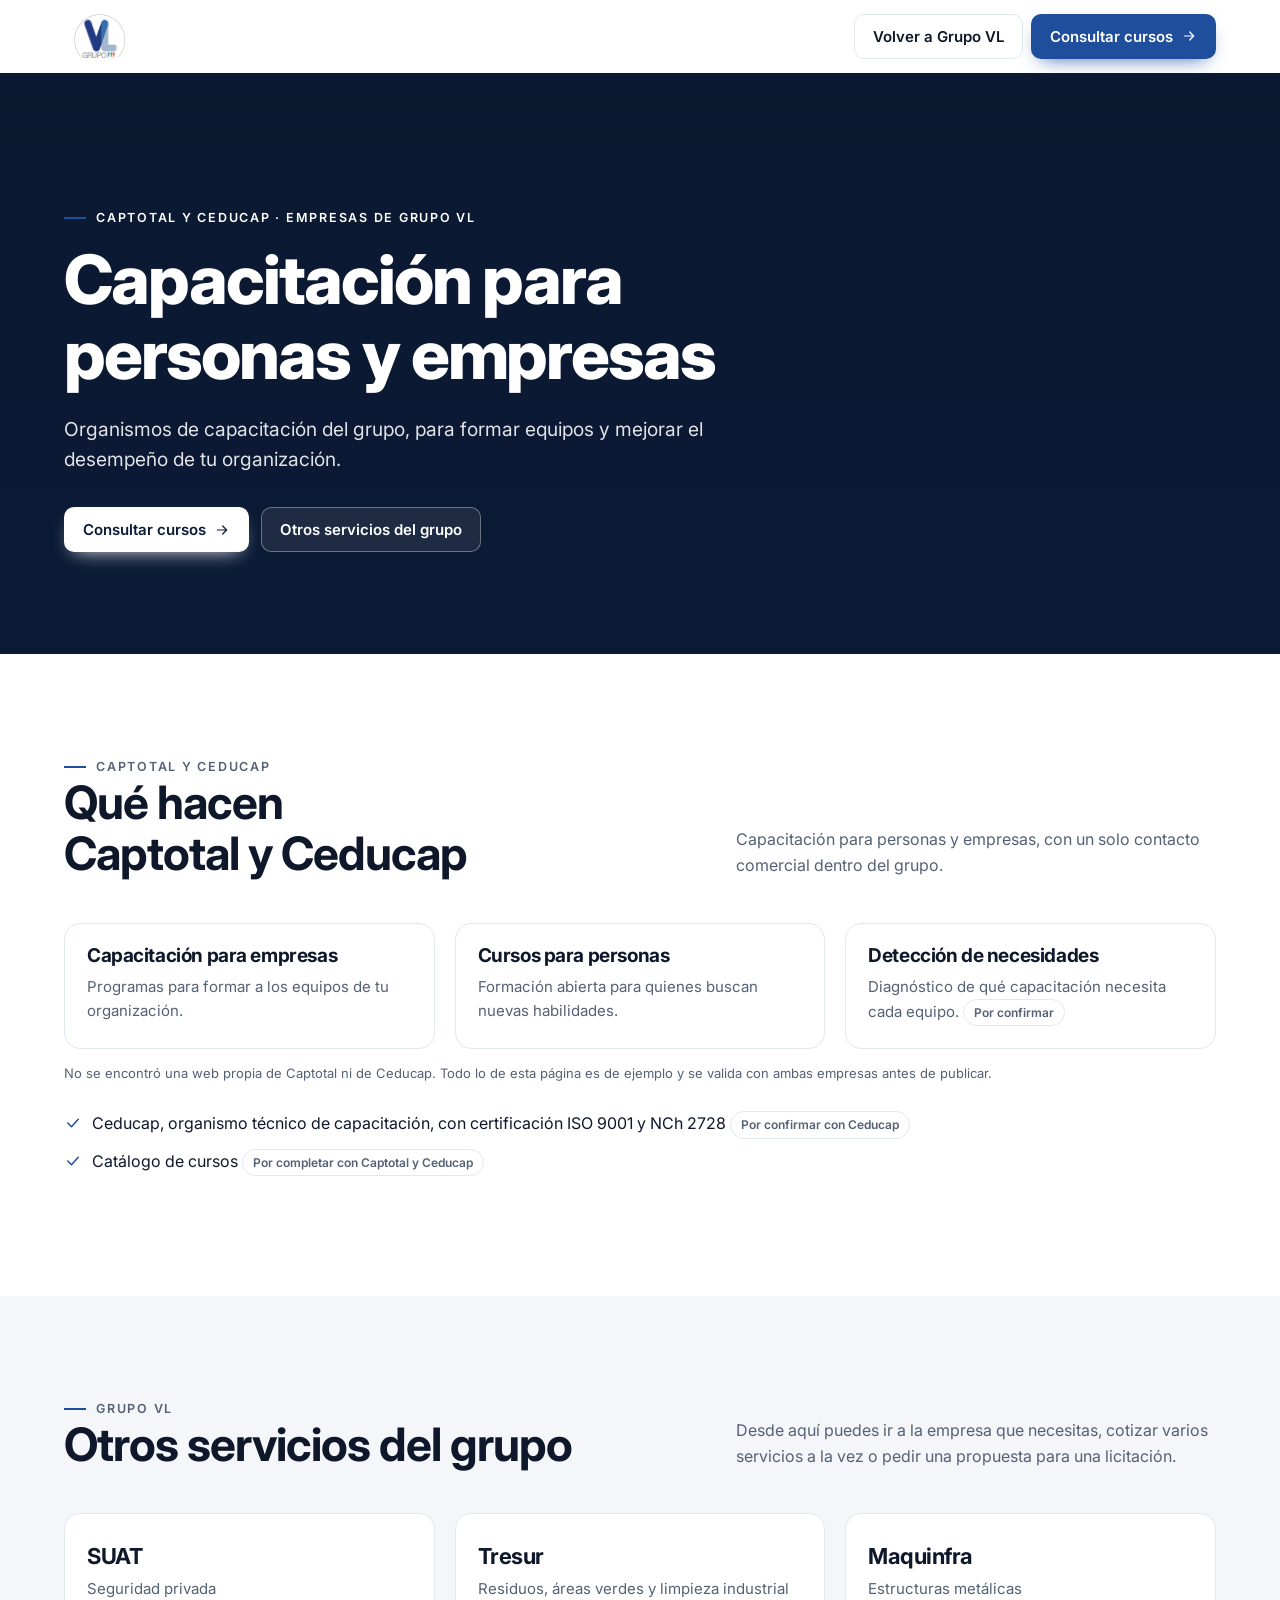
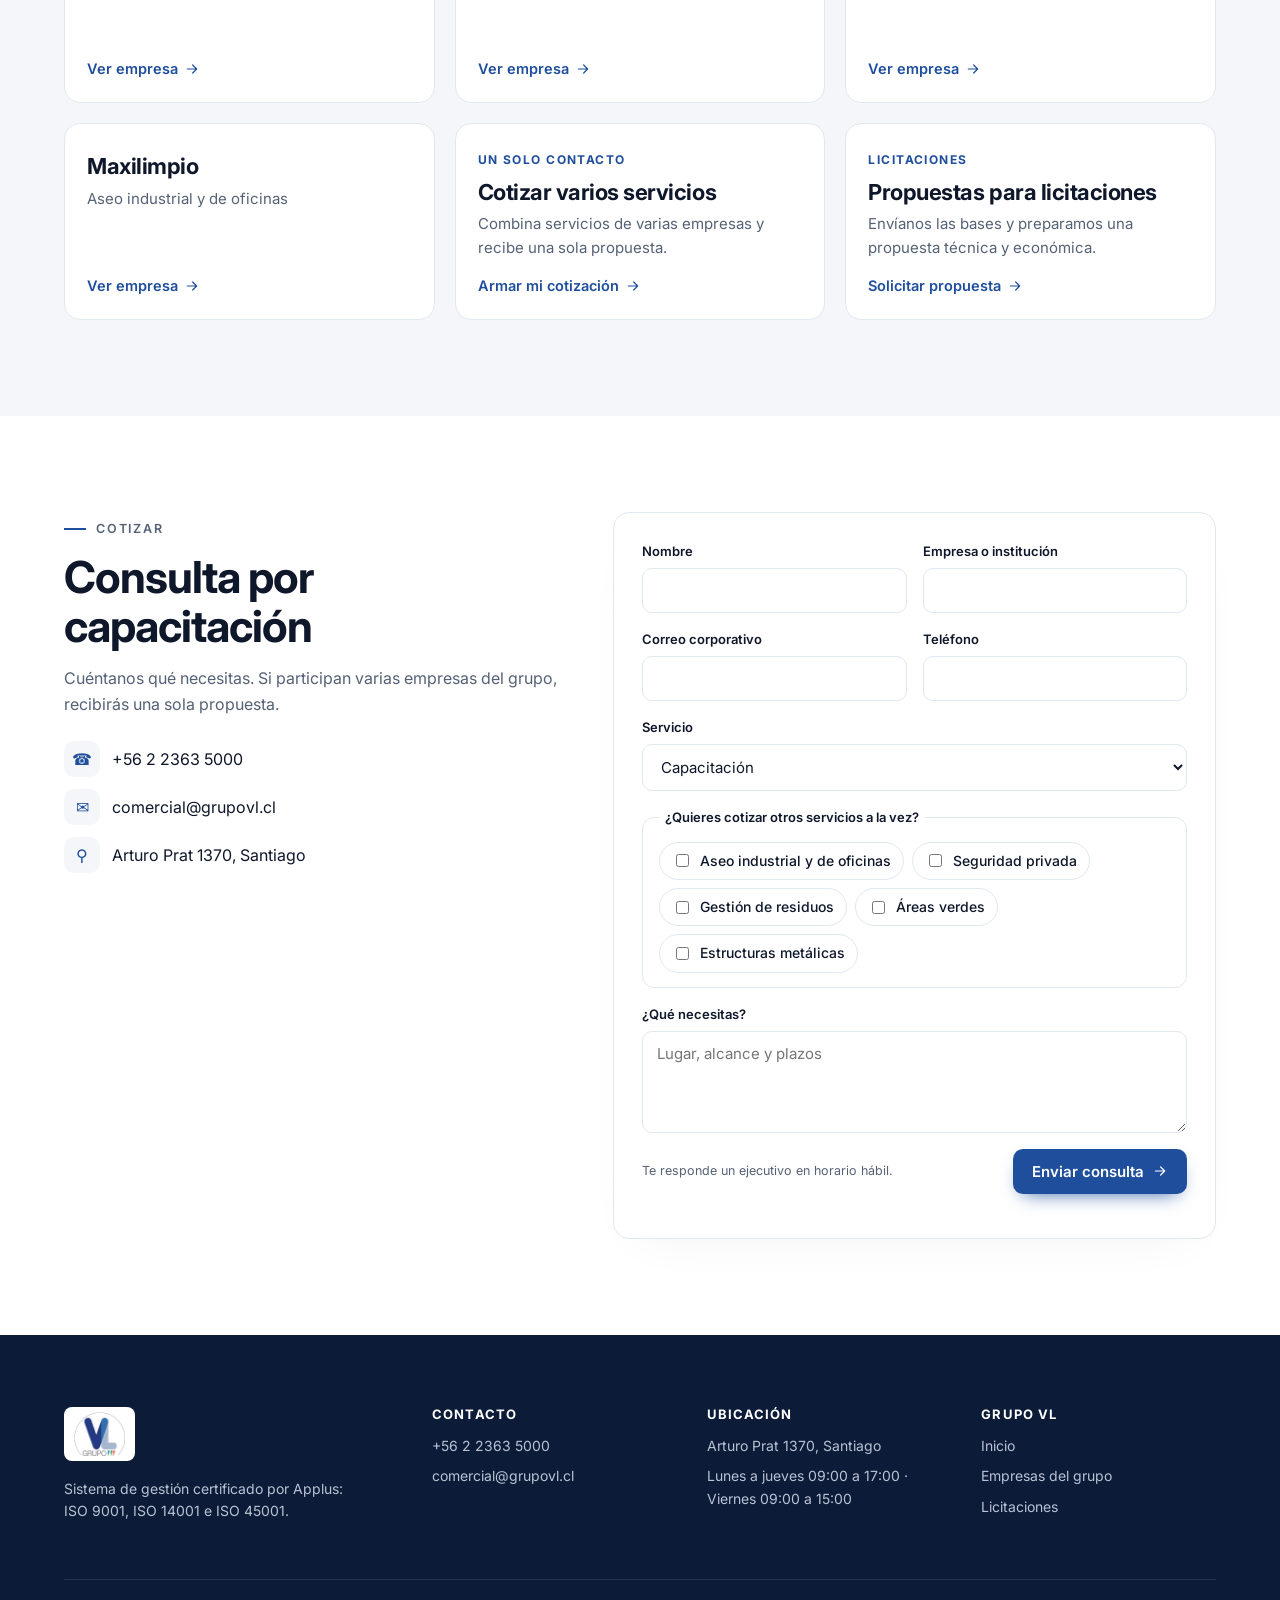
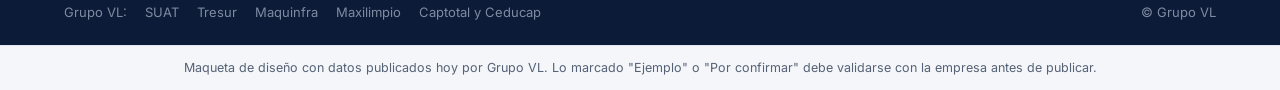
<file: familia-c/captotal-ceducap/index.html>
<!doctype html><html lang="es"><head><meta charset="utf-8"><meta name="robots" content="noindex,nofollow"><meta name=viewport content="width=device-width,initial-scale=1,viewport-fit=cover"><style>:root{color-scheme:light;box-sizing:border-box;padding-top:env(safe-area-inset-top,0px);padding-bottom:env(safe-area-inset-bottom,0px)}html{scroll-padding-top:env(safe-area-inset-top,0px)}body{margin:0;padding:0;font:14px -apple-system,BlinkMacSystemFont,sans-serif;background:#faf9f5;color:#141413}img{max-width:100%}[hidden]:not([hidden=until-found i]){display:none!important}</style></head><body>
<title>Captotal y Ceducap | Grupo VL</title>
<link rel="stylesheet" href="https://fonts.googleapis.com/css2?family=Inter:wght@400;500;600;700;800&display=swap">
<style>
/* ===== BASE COMPARTIDA =====
   UX: una sola base técnica para las cuatro empresas (rendimiento y mantención),
   pero cada sitio tiene su propio orden, módulo estrella y paleta. Así se rompe el "sitio folleto" idéntico. */
:root{
  --bg:#FFFFFF; --bg2:#F4F6F9; --card:#FFFFFF; --ink:#0F172A; --muted:#556175; --line:#E2E8F0; --ring:rgba(15,23,42,.08);
  --font:'Inter','Helvetica Neue',Arial,sans-serif;
}
:root[data-theme="dark"]{--bg:#0A0F1A;--bg2:#0F1626;--card:#121B2D;--ink:#E8EDF5;--muted:#9AA7BB;--line:#1F2B40;--ring:rgba(0,0,0,.4);color-scheme:dark}
*{box-sizing:border-box}
html{scroll-behavior:smooth}
body{margin:0;background:var(--bg);color:var(--ink);font-family:var(--font);font-size:16px;line-height:1.6;-webkit-font-smoothing:antialiased}
h1,h2,h3,h4{margin:0;letter-spacing:-.022em;line-height:1.1;text-wrap:balance}
a{color:inherit}
:focus-visible{outline:3px solid var(--acc);outline-offset:3px;border-radius:4px}
.w{max-width:1200px;margin-inline:auto;padding-inline:24px}
@media (max-width:640px){.w{padding-inline:16px}}
.sr{position:absolute;width:1px;height:1px;overflow:hidden;clip:rect(0 0 0 0)}

/* Header sticky: UX B2B, el botón de cotizar siempre a un clic sin importar el scroll */
.hd{position:sticky;top:env(safe-area-inset-top,0px);z-index:40;background:color-mix(in srgb,var(--bg) 88%,transparent);backdrop-filter:blur(14px) saturate(1.5);border-bottom:1px solid transparent;transition:border-color .3s,box-shadow .3s}
.hd.scrolled{border-bottom-color:var(--line);box-shadow:0 6px 24px -12px var(--ring)}
.hd .w{display:flex;align-items:center;gap:20px;min-height:72px;position:relative}
.logo{display:flex;align-items:center;background:#fff;border-radius:8px;padding:5px 10px}
.logo img{height:44px;width:auto;display:block}
.nav{display:flex;gap:2px;margin-left:auto}
.nav a{white-space:nowrap;font-size:14.5px;font-weight:500;text-decoration:none;color:var(--muted);padding:8px 12px;border-radius:8px;transition:color .2s,background .2s}
.nav a:hover{color:var(--ink);background:var(--bg2)}
.acts{display:flex;align-items:center;gap:8px}
.icon-btn{width:40px;height:40px;display:grid;place-items:center;border-radius:10px;border:1px solid var(--line);background:var(--card);color:var(--ink);cursor:pointer}
.icon-btn:hover{border-color:var(--muted)}
.burger{display:none}
@media (max-width:1000px){.nav{display:none;position:absolute;top:100%;left:0;right:0;flex-direction:column;background:var(--bg);border-bottom:1px solid var(--line);padding:8px 16px 16px}.nav.open{display:flex}.burger{display:grid}.hide-md{display:none!important}.acts{margin-left:auto}}

.btn{display:inline-flex;align-items:center;gap:8px;font:600 15px var(--font);text-decoration:none;border-radius:10px;padding:12px 18px;border:1px solid transparent;cursor:pointer;transition:transform .15s,background .2s,box-shadow .2s,border-color .2s;white-space:nowrap}
.btn:active{transform:translateY(1px)}
.btn svg{transition:transform .2s}
.btn:hover svg{transform:translateX(3px)}
.btn.pri{background:var(--acc);color:var(--acct);box-shadow:0 8px 20px -10px var(--acc)}
.btn.pri:hover{box-shadow:0 10px 26px -10px var(--acc)}
.btn.sec{background:transparent;color:var(--ink);border-color:var(--line)}
.btn.sec:hover{border-color:var(--ink)}
.btn.ghost{background:rgba(255,255,255,.08);color:#fff;border-color:rgba(255,255,255,.35);backdrop-filter:blur(6px)}
.btn.ghost:hover{background:rgba(255,255,255,.16)}

.eyebrow{display:inline-flex;align-items:center;gap:10px;font-size:12.5px;font-weight:600;letter-spacing:.14em;text-transform:uppercase;color:var(--link);margin:0 0 14px}
.eyebrow::before{content:"";width:22px;height:2px;background:var(--acc)}
section.s{padding-block:96px}
section.s.alt{background:var(--bg2)}
.head{display:flex;flex-wrap:wrap;justify-content:space-between;align-items:end;gap:16px 48px;margin-bottom:44px}
.head h2{font-size:clamp(30px,3.6vw,46px);font-weight:700;max-width:18ch}
.head p{margin:0;color:var(--muted);max-width:48ch}
@media (max-width:760px){section.s{padding-block:64px}.head{margin-bottom:28px}}

/* Logos monocromáticos en carrusel: UX, prueba social sin ruido visual; color al pasar el mouse */
.marq{overflow:hidden;-webkit-mask:linear-gradient(90deg,transparent,#000 8%,#000 92%,transparent);mask:linear-gradient(90deg,transparent,#000 8%,#000 92%,transparent)}
.track{display:flex;gap:16px;width:max-content;animation:mq 50s linear infinite}
.marq:hover .track{animation-play-state:paused}
@keyframes mq{to{transform:translateX(calc(-50% - 8px))}}
.lg{flex:none;width:170px;height:92px;display:grid;place-items:center;background:#fff;border:1px solid var(--line);border-radius:12px;padding:14px}
.lg img{max-width:100%;max-height:56px;object-fit:contain;filter:grayscale(1) contrast(1.1);opacity:.7;transition:filter .3s,opacity .3s}
.lg:hover img{filter:none;opacity:1}
@media (prefers-reduced-motion:reduce){html{scroll-behavior:auto}.track{animation:none;flex-wrap:wrap;width:auto;justify-content:center}.track .dup{display:none}*{transition:none!important}}

/* Contacto */
.contact{display:grid;grid-template-columns:minmax(0,.9fr) minmax(0,1.1fr);gap:56px;align-items:start}
.contact h2{font-size:clamp(30px,3.6vw,44px);font-weight:700}
.contact p{color:var(--muted)}
.cl{list-style:none;margin:24px 0 0;padding:0;display:grid;gap:12px}
.cl li{display:flex;gap:12px;align-items:center}
.cl li span.i{width:36px;height:36px;border-radius:10px;display:grid;place-items:center;background:var(--bg2);color:var(--link);flex:none}
form.fm{background:var(--card);border:1px solid var(--line);border-radius:16px;padding:28px;display:grid;grid-template-columns:1fr 1fr;gap:16px;box-shadow:0 20px 50px -30px var(--ring)}
form.fm label{display:flex;flex-direction:column;gap:6px;font-size:13px;font-weight:600;min-width:0}
form.fm input,form.fm select,form.fm textarea{font:400 15px var(--font);padding:12px 14px;border-radius:10px;border:1px solid var(--line);background:var(--bg);color:var(--ink);width:100%;min-width:0;transition:border-color .2s,box-shadow .2s}
form.fm input:focus,form.fm select:focus,form.fm textarea:focus{outline:none;border-color:var(--acc);box-shadow:0 0 0 4px color-mix(in srgb,var(--acc) 20%,transparent)}
form.fm .full{grid-column:1/-1}
form.fm .row{grid-column:1/-1;display:flex;justify-content:space-between;align-items:center;gap:12px;flex-wrap:wrap}
form.fm small{color:var(--muted);font-size:12.5px}
.ok{grid-column:1/-1;color:#10915A;font-weight:600;font-size:14px}
@media (max-width:860px){.contact{grid-template-columns:1fr;gap:32px}form.fm{grid-template-columns:1fr;padding:20px}}

/* Footer limpio: UX, solo datos útiles; nada de texto de relleno */
footer.ft{background:var(--foot);color:#B9C3D3;font-size:14px}
footer .top{display:grid;grid-template-columns:1.4fr repeat(3,minmax(0,1fr));gap:40px;padding-block:72px 48px}
footer h4{color:#fff;font-size:13px;letter-spacing:.08em;text-transform:uppercase;margin-bottom:14px}
footer p{margin:0 0 8px}footer a{text-decoration:none}footer a:hover{color:#fff}
footer .bt{border-top:1px solid rgba(255,255,255,.1);padding-block:22px;display:flex;flex-wrap:wrap;justify-content:space-between;gap:10px;font-size:13px;color:#7F8BA0}
footer .grp{display:flex;flex-wrap:wrap;gap:6px 18px}
@media (max-width:860px){footer .top{grid-template-columns:1fr 1fr}}
@media (max-width:520px){footer .top{grid-template-columns:1fr}}
.badge{display:inline-flex;align-items:center;gap:6px;font-size:12px;font-weight:600;border:1px solid var(--line);border-radius:99px;padding:3px 10px;color:var(--muted)}
.note{font-size:13px;color:var(--muted);margin-top:14px}
#toast{position:fixed;left:50%;bottom:calc(24px + env(safe-area-inset-bottom,0px));transform:translate(-50%,10px);background:var(--ink);color:var(--bg);padding:12px 18px;border-radius:12px;font-size:14px;opacity:0;pointer-events:none;transition:opacity .25s,transform .25s;z-index:60;max-width:calc(100% - 32px);box-shadow:0 10px 30px -10px rgba(0,0,0,.4)}
#toast.on{opacity:1;transform:translate(-50%,0)}
.mock{font-size:12.5px;text-align:center;color:var(--muted);background:var(--bg2);border-top:1px solid var(--line);padding:12px 16px;margin:0}
[hidden]{display:none!important}

/* ===== Componentes comunes ===== */
.hide-sm{display:inline-flex}
@media (max-width:560px){.hide-sm{display:none}}
.hero{position:relative;color:#fff;background-color:#0b1220;background-image:var(--ov),var(--hero);background-size:cover;background-position:center;isolation:isolate}
.hero .w{padding-block:clamp(64px,10vw,140px) clamp(56px,8vw,110px)}
.hero h1{font-size:clamp(36px,5.4vw,68px);font-weight:800;max-width:17ch;letter-spacing:-.03em}
.hero .lead{font-size:clamp(17px,1.5vw,20px);max-width:58ch;color:rgba(255,255,255,.88);margin:22px 0 32px}
.hero .eyebrow{color:#fff}
.cta{display:flex;flex-wrap:wrap;gap:12px}
.facts{display:grid;grid-template-columns:repeat(3,minmax(0,1fr));gap:0;background:var(--card);border:1px solid var(--line);border-radius:16px;margin-top:-44px;position:relative;z-index:2;box-shadow:0 24px 50px -30px var(--ring)}
.facts>div{padding:26px 28px;border-left:1px solid var(--line)}
.facts>div:first-child{border-left:0}
.facts b{display:block;font-size:clamp(28px,3.2vw,40px);font-weight:800;letter-spacing:-.03em;color:var(--link);line-height:1.1}
.facts span{display:block;font-size:14px;color:var(--muted);margin-top:6px}
@media (max-width:760px){.facts{grid-template-columns:1fr}.facts>div{border-left:0;border-top:1px solid var(--line);padding:18px 20px}.facts>div:first-child{border-top:0}}
.grid{display:grid;gap:20px}
.g2{grid-template-columns:repeat(2,minmax(0,1fr))}.g3{grid-template-columns:repeat(3,minmax(0,1fr))}.g4{grid-template-columns:repeat(4,minmax(0,1fr))}
@media (max-width:980px){.g4,.g3{grid-template-columns:repeat(2,minmax(0,1fr))}}
@media (max-width:640px){.g4,.g3,.g2{grid-template-columns:1fr}}
.card{background:var(--card);border:1px solid var(--line);border-radius:16px;overflow:hidden;transition:transform .25s,box-shadow .25s,border-color .25s}
.card:hover{transform:translateY(-4px);box-shadow:0 22px 44px -24px var(--ring);border-color:color-mix(in srgb,var(--acc) 55%,var(--line))}
.card .body{padding:22px}
.card h3{font-size:19px;font-weight:700;margin-bottom:8px}
.card p{margin:0;color:var(--muted);font-size:15px}
.more{display:inline-flex;align-items:center;gap:6px;margin-top:14px;font-weight:600;font-size:14.5px;color:var(--link);text-decoration:none}
.more svg{transition:transform .2s}.card:hover .more svg,.more:hover svg{transform:translateX(4px)}
.steps{counter-reset:s;display:grid;grid-template-columns:repeat(var(--n,3),minmax(0,1fr));gap:20px}
.steps li{list-style:none;counter-increment:s;border-top:2px solid var(--line);padding-top:18px}
.steps li::before{content:counter(s,decimal-leading-zero);display:block;font-weight:800;font-size:14px;color:var(--link);letter-spacing:.1em;margin-bottom:8px}
.steps b{display:block;font-size:19px;margin-bottom:6px}.steps p{margin:0;color:var(--muted);font-size:15px}
ul.steps{padding:0;margin:0}
@media (max-width:760px){.steps{grid-template-columns:1fr}}
/* Pestañas / interruptor segmentado */
.seg{display:inline-flex;background:var(--bg2);border:1px solid var(--line);border-radius:12px;padding:4px;gap:4px;max-width:100%;flex-wrap:wrap}
.seg [role=tab]{font:600 15px var(--font);border:0;background:transparent;color:var(--muted);padding:11px 18px;border-radius:9px;cursor:pointer;display:inline-flex;align-items:center;gap:8px;transition:background .2s,color .2s,box-shadow .2s}
.seg [role=tab]:hover{color:var(--ink)}
.seg [role=tab][aria-selected=true]{background:var(--card);color:var(--ink);box-shadow:0 2px 10px -4px var(--ring),inset 0 0 0 1px var(--line)}
.panel{display:grid;grid-template-columns:minmax(0,1.05fr) minmax(0,.95fr);gap:44px;align-items:center;margin-top:32px}
.panel .ph{border-radius:16px;overflow:hidden;aspect-ratio:4/3;background:var(--bg2)}
.panel .ph img{width:100%;height:100%;object-fit:cover;display:block;transition:transform .6s}
.panel:hover .ph img{transform:scale(1.03)}
.panel h3{font-size:clamp(24px,2.6vw,32px);font-weight:700;margin-bottom:12px}
.panel p{color:var(--muted);margin:0 0 18px}
.tick{list-style:none;padding:0;margin:0 0 24px;display:grid;gap:10px}
.tick li{display:flex;gap:10px;align-items:flex-start}
.tick li svg{flex:none;margin-top:3px;color:var(--link)}
@media (max-width:860px){.panel{grid-template-columns:1fr;gap:24px}}

/* Grupo VL: azul corporativo, gris pizarra y blanco; ámbar de la marca solo como acento puntual */
:root{--acc:#1F4E9C;--acct:#fff;--link:#1F4E9C;--foot:#0B1B38;--amber:#E8A100;--ov:linear-gradient(180deg,rgba(11,27,56,.72),rgba(11,27,56,.88))}
:root[data-theme="dark"]{--acc:#4C86E0;--link:#8DB4F2;--foot:#060E20}
.hero.vid .w{display:grid;grid-template-columns:minmax(0,1.1fr) minmax(0,.9fr);gap:48px;align-items:center}
.vbox{position:relative;border-radius:18px;overflow:hidden;aspect-ratio:16/10;border:1px solid rgba(255,255,255,.25);box-shadow:0 30px 60px -30px rgba(0,0,0,.7);background:#08122A}
.vbox img{width:100%;height:100%;object-fit:cover;display:block;opacity:.85;transition:transform .6s,opacity .3s}
.vbox:hover img{transform:scale(1.04);opacity:1}
.vbox button{position:absolute;inset:0;margin:auto;width:76px;height:76px;border-radius:50%;border:0;background:#fff;color:#0B1B38;display:grid;place-items:center;cursor:pointer;box-shadow:0 0 0 0 rgba(255,255,255,.6);animation:pulse 2.4s infinite}
.vbox button:hover{transform:scale(1.08)}
.vbox button svg{margin-left:4px}
.vbox .cap{position:absolute;left:14px;bottom:12px;right:14px;font-size:13px;color:#fff;text-shadow:0 1px 8px rgba(0,0,0,.6)}
@keyframes pulse{70%{box-shadow:0 0 0 22px rgba(255,255,255,0)}100%{box-shadow:0 0 0 0 rgba(255,255,255,0)}}
@media (prefers-reduced-motion:reduce){.vbox button{animation:none}}
@media (max-width:900px){.hero.vid .w{grid-template-columns:1fr;gap:32px}}
.num{display:grid;grid-template-columns:minmax(0,1fr) minmax(0,1.1fr);gap:56px;align-items:center}
.cnt{display:grid;gap:16px}
.cnt .k{display:flex;align-items:baseline;gap:16px;border-bottom:1px solid var(--line);padding-bottom:16px}
.cnt .k b{font-size:clamp(44px,6vw,72px);font-weight:800;letter-spacing:-.04em;line-height:1;color:var(--link);min-width:4.6ch;font-variant-numeric:tabular-nums}
.cnt .k span{color:var(--muted);font-size:16px}
.mapbox{display:grid;grid-template-columns:200px minmax(0,1fr);gap:24px;align-items:center;background:var(--card);border:1px solid var(--line);border-radius:18px;padding:24px}
.mapbox svg{width:100%;height:auto;max-height:520px;display:block}
.mapbox .land{fill:var(--bg2);stroke:var(--line);stroke-width:1.5}
.dot{cursor:pointer}
.dot circle.c{fill:var(--acc);stroke:var(--card);stroke-width:3;transition:r .2s}
.dot.p circle.c{fill:var(--card);stroke:var(--acc);stroke-width:2.5}
.dot:hover circle.c,.dot:focus circle.c,.dot.on circle.c{r:11}
.dot:focus{outline:none}
.dot:focus-visible circle.c{stroke:var(--amber)}
.rinfo h3{font-size:22px;margin-bottom:6px}.rinfo p{margin:0;color:var(--muted);font-size:15px}
.rinfo .badge{margin-top:12px}
.lg2{display:flex;gap:14px;font-size:12.5px;color:var(--muted);margin-top:14px;flex-wrap:wrap}
.lg2 i{display:inline-block;width:10px;height:10px;border-radius:50%;background:var(--acc);margin-right:6px}
.lg2 i.p{background:var(--card);border:2px solid var(--acc);width:11px;height:11px}
@media (max-width:900px){.num{grid-template-columns:1fr;gap:32px}}
@media (max-width:520px){.mapbox{grid-template-columns:100px minmax(0,1fr);padding:16px}}
.co{display:flex;flex-direction:column;justify-content:space-between;min-height:190px}
.co .tag{font-size:12px;letter-spacing:.12em;text-transform:uppercase;font-weight:700;color:var(--link)}
.co.card{padding:22px;text-decoration:none}
.co h3{font-size:22px;margin:8px 0}
.co img{height:34px;width:auto;object-fit:contain;align-self:flex-start;background:#fff;border-radius:6px;padding:3px 6px}
/* Cotizar otros servicios + licitaciones */
fieldset.opt{border:1px solid var(--line);border-radius:12px;padding:14px 16px;margin:0;min-width:0}
fieldset.opt legend{font-size:13px;font-weight:600;padding-inline:6px}
.chks{display:flex;flex-wrap:wrap;gap:8px}
form.fm label.chk{flex-direction:row;align-items:center;gap:8px;font-weight:500;font-size:14px;border:1px solid var(--line);border-radius:99px;padding:7px 12px;cursor:pointer;background:var(--bg)}
form.fm label.chk input{width:auto;accent-color:var(--acc)}
form.fm label.chk:has(input:checked){border-color:var(--acc);background:color-mix(in srgb,var(--acc) 10%,var(--bg))}
.lic{display:grid;grid-template-columns:minmax(0,.9fr) minmax(0,1.1fr);gap:28px;align-items:start;margin-top:40px}
@media (max-width:900px){.lic{grid-template-columns:1fr}}
.grp a{color:inherit;text-decoration:none}.grp a:hover{color:#fff}

</style>
<div id="top"></div>

<header class="hd"><div class="w">
<a class="logo" href="../grupovl/" aria-label="Grupo VL, inicio"><img src="img/v/logo.png" alt="Grupo VL"></a>
<div class="acts" style="margin-left:auto"><a class="btn sec hide-sm" href="../grupovl/">Volver a Grupo VL</a><a class="btn pri" href="#cotizar">Consultar cursos <svg width="16" height="16" viewBox="0 0 24 24" fill="none" stroke="currentColor" stroke-width="1.8" stroke-linecap="round" stroke-linejoin="round" aria-hidden="true"><path d="M5 12h14M13 6l6 6-6 6"/></svg></a></div>
</div></header>

<section class="hero" style="--hero:none"><div class="w"><div>
<p class="eyebrow">Captotal y Ceducap · empresas de Grupo VL</p>
<h1>Capacitación para personas y empresas</h1>
<p class="lead">Organismos de capacitación del grupo, para formar equipos y mejorar el desempeño de tu organización.</p>
<div class="cta"><a class="btn pri" href="#cotizar" style="--acc:#fff;--acct:#0B1B38">Consultar cursos <svg width="16" height="16" viewBox="0 0 24 24" fill="none" stroke="currentColor" stroke-width="1.8" stroke-linecap="round" stroke-linejoin="round" aria-hidden="true"><path d="M5 12h14M13 6l6 6-6 6"/></svg></a><a class="btn ghost" href="#otros">Otros servicios del grupo</a></div>
</div></div></section>

<section class="s"><div class="w">
<div class="head"><div><p class="eyebrow">Captotal y Ceducap</p><h2>Qué hacen Captotal y Ceducap</h2></div><p>Capacitación para personas y empresas, con un solo contacto comercial dentro del grupo.</p></div>
<div class="grid g3"><div class="card"><div class="body"><h3>Capacitación para empresas</h3><p>Programas para formar a los equipos de tu organización.</p></div></div><div class="card"><div class="body"><h3>Cursos para personas</h3><p>Formación abierta para quienes buscan nuevas habilidades.</p></div></div><div class="card"><div class="body"><h3>Detección de necesidades</h3><p>Diagnóstico de qué capacitación necesita cada equipo. <span class="badge">Por confirmar</span></p></div></div></div>
<p class="note">No se encontró una web propia de Captotal ni de Ceducap. Todo lo de esta página es de ejemplo y se valida con ambas empresas antes de publicar.</p>
<ul class="tick" style="margin-top:28px"><li><svg width="18" height="18" viewBox="0 0 24 24" fill="none" stroke="currentColor" stroke-width="2" stroke-linecap="round" stroke-linejoin="round" aria-hidden="true"><path d="M5 12l5 5 9-10"/></svg><span>Ceducap, organismo técnico de capacitación, con certificación ISO 9001 y NCh 2728 <span class="badge">Por confirmar con Ceducap</span></span></li><li><svg width="18" height="18" viewBox="0 0 24 24" fill="none" stroke="currentColor" stroke-width="2" stroke-linecap="round" stroke-linejoin="round" aria-hidden="true"><path d="M5 12l5 5 9-10"/></svg><span>Catálogo de cursos <span class="badge">Por completar con Captotal y Ceducap</span></span></li></ul>
</div></section>

<section class="s alt" id="otros"><div class="w">
<div class="head"><div><p class="eyebrow">Grupo VL</p><h2>Otros servicios del grupo</h2></div><p>Desde aquí puedes ir a la empresa que necesitas, cotizar varios servicios a la vez o pedir una propuesta para una licitación.</p></div>
<div class="grid g3"><a class="card co" href="../suat/"><div><h3>SUAT</h3><p>Seguridad privada</p></div><span class="more">Ver empresa <svg width="16" height="16" viewBox="0 0 24 24" fill="none" stroke="currentColor" stroke-width="1.8" stroke-linecap="round" stroke-linejoin="round" aria-hidden="true"><path d="M5 12h14M13 6l6 6-6 6"/></svg></span></a><a class="card co" href="../tresur/"><div><h3>Tresur</h3><p>Residuos, áreas verdes y limpieza industrial</p></div><span class="more">Ver empresa <svg width="16" height="16" viewBox="0 0 24 24" fill="none" stroke="currentColor" stroke-width="1.8" stroke-linecap="round" stroke-linejoin="round" aria-hidden="true"><path d="M5 12h14M13 6l6 6-6 6"/></svg></span></a><a class="card co" href="../maquinfra/"><div><h3>Maquinfra</h3><p>Estructuras metálicas</p></div><span class="more">Ver empresa <svg width="16" height="16" viewBox="0 0 24 24" fill="none" stroke="currentColor" stroke-width="1.8" stroke-linecap="round" stroke-linejoin="round" aria-hidden="true"><path d="M5 12h14M13 6l6 6-6 6"/></svg></span></a><a class="card co" href="../maxilimpio/"><div><h3>Maxilimpio</h3><p>Aseo industrial y de oficinas</p></div><span class="more">Ver empresa <svg width="16" height="16" viewBox="0 0 24 24" fill="none" stroke="currentColor" stroke-width="1.8" stroke-linecap="round" stroke-linejoin="round" aria-hidden="true"><path d="M5 12h14M13 6l6 6-6 6"/></svg></span></a><a class="card co" href="../grupovl/#cotizar-varios"><div><span class="tag">Un solo contacto</span><h3>Cotizar varios servicios</h3><p>Combina servicios de varias empresas y recibe una sola propuesta.</p></div><span class="more">Armar mi cotización <svg width="16" height="16" viewBox="0 0 24 24" fill="none" stroke="currentColor" stroke-width="1.8" stroke-linecap="round" stroke-linejoin="round" aria-hidden="true"><path d="M5 12h14M13 6l6 6-6 6"/></svg></span></a><a class="card co" href="../grupovl/#licitaciones"><div><span class="tag">Licitaciones</span><h3>Propuestas para licitaciones</h3><p>Envíanos las bases y preparamos una propuesta técnica y económica.</p></div><span class="more">Solicitar propuesta <svg width="16" height="16" viewBox="0 0 24 24" fill="none" stroke="currentColor" stroke-width="1.8" stroke-linecap="round" stroke-linejoin="round" aria-hidden="true"><path d="M5 12h14M13 6l6 6-6 6"/></svg></span></a></div>
</div></section>

<section class="s" id="cotizar"><div class="w contact">
<div><p class="eyebrow">Cotizar</p><h2>Consulta por capacitación</h2><p>Cuéntanos qué necesitas. Si participan varias empresas del grupo, recibirás una sola propuesta.</p>
<ul class="cl"><li><span class="i">&#9742;</span>+56 2 2363 5000</li><li><span class="i">&#9993;</span>comercial@grupovl.cl</li><li><span class="i">&#9906;</span>Arturo Prat 1370, Santiago</li></ul></div>
<form class="fm" id="fm" data-mail="comercial@grupovl.cl" novalidate>
<label for="f1">Nombre<input id="f1" autocomplete="name"></label><label for="f2">Empresa o institución<input id="f2" autocomplete="organization"></label>
<label for="f3">Correo corporativo<input id="f3" type="email" autocomplete="email"></label><label for="f4">Teléfono<input id="f4" type="tel" autocomplete="tel"></label>
<label for="f5" class="full">Servicio<select id="f5"><option>Aseo industrial y de oficinas</option><option>Seguridad privada</option><option>Gestión de residuos</option><option>Áreas verdes</option><option>Estructuras metálicas</option><option selected>Capacitación</option><option>Varios servicios</option></select></label>
<fieldset class="full opt"><legend>¿Quieres cotizar otros servicios a la vez?</legend><div class="chks"><label class="chk"><input type="checkbox" name="extra" value="Aseo industrial y de oficinas"> Aseo industrial y de oficinas</label><label class="chk"><input type="checkbox" name="extra" value="Seguridad privada"> Seguridad privada</label><label class="chk"><input type="checkbox" name="extra" value="Gestión de residuos"> Gestión de residuos</label><label class="chk"><input type="checkbox" name="extra" value="Áreas verdes"> Áreas verdes</label><label class="chk"><input type="checkbox" name="extra" value="Estructuras metálicas"> Estructuras metálicas</label></div></fieldset>
<label for="f6" class="full">¿Qué necesitas?<textarea id="f6" rows="4" placeholder="Lugar, alcance y plazos"></textarea></label>
<div class="row"><small>Te responde un ejecutivo en horario hábil.</small><button class="btn pri" type="submit">Enviar consulta <svg width="16" height="16" viewBox="0 0 24 24" fill="none" stroke="currentColor" stroke-width="1.8" stroke-linecap="round" stroke-linejoin="round" aria-hidden="true"><path d="M5 12h14M13 6l6 6-6 6"/></svg></button></div><div class="ok" id="fok" role="status"></div>
</form></div></section>

<footer class="ft"><div class="w"><div class="top">
<div><span class="logo" style="display:inline-flex"><img src="img/v/logo.png" alt="Grupo VL"></span><p style="margin-top:16px;max-width:34ch">Sistema de gestión certificado por Applus: ISO 9001, ISO 14001 e ISO 45001.</p></div>
<div><h4>Contacto</h4><p>+56 2 2363 5000</p><p>comercial@grupovl.cl</p></div>
<div><h4>Ubicación</h4><p>Arturo Prat 1370, Santiago</p><p>Lunes a jueves 09:00 a 17:00 · Viernes 09:00 a 15:00</p></div>
<div><h4>Grupo VL</h4><p><a href="../grupovl/">Inicio</a></p><p><a href="../grupovl/#empresas">Empresas del grupo</a></p><p><a href="../grupovl/#licitaciones">Licitaciones</a></p></div>
</div>
<div class="bt"><div class="grp"><span>Grupo VL:</span><a href="../suat/">SUAT</a><a href="../tresur/">Tresur</a><a href="../maquinfra/">Maquinfra</a><a href="../maxilimpio/">Maxilimpio</a><a href="../captotal-ceducap/">Captotal y Ceducap</a></div><span>© Grupo VL</span></div></div></footer>
<p class="mock">Maqueta de diseño con datos publicados hoy por Grupo VL. Lo marcado "Ejemplo" o "Por confirmar" debe validarse con la empresa antes de publicar.</p>

<div id="toast" role="status"></div>
<script>
(function(){
 var toast=document.getElementById('toast');
 var f=document.getElementById('fm');if(f)f.addEventListener('submit',function(e){e.preventDefault();document.getElementById('fok').textContent='Muestra: en el sitio real la solicitud llegaría a '+f.dataset.mail+'.'});
 var hd=document.querySelector('.hd');function sc(){hd.classList.toggle('scrolled',window.scrollY>8)}window.addEventListener('scroll',sc,{passive:true});sc();
})();
</script>

</body></html>
</file>
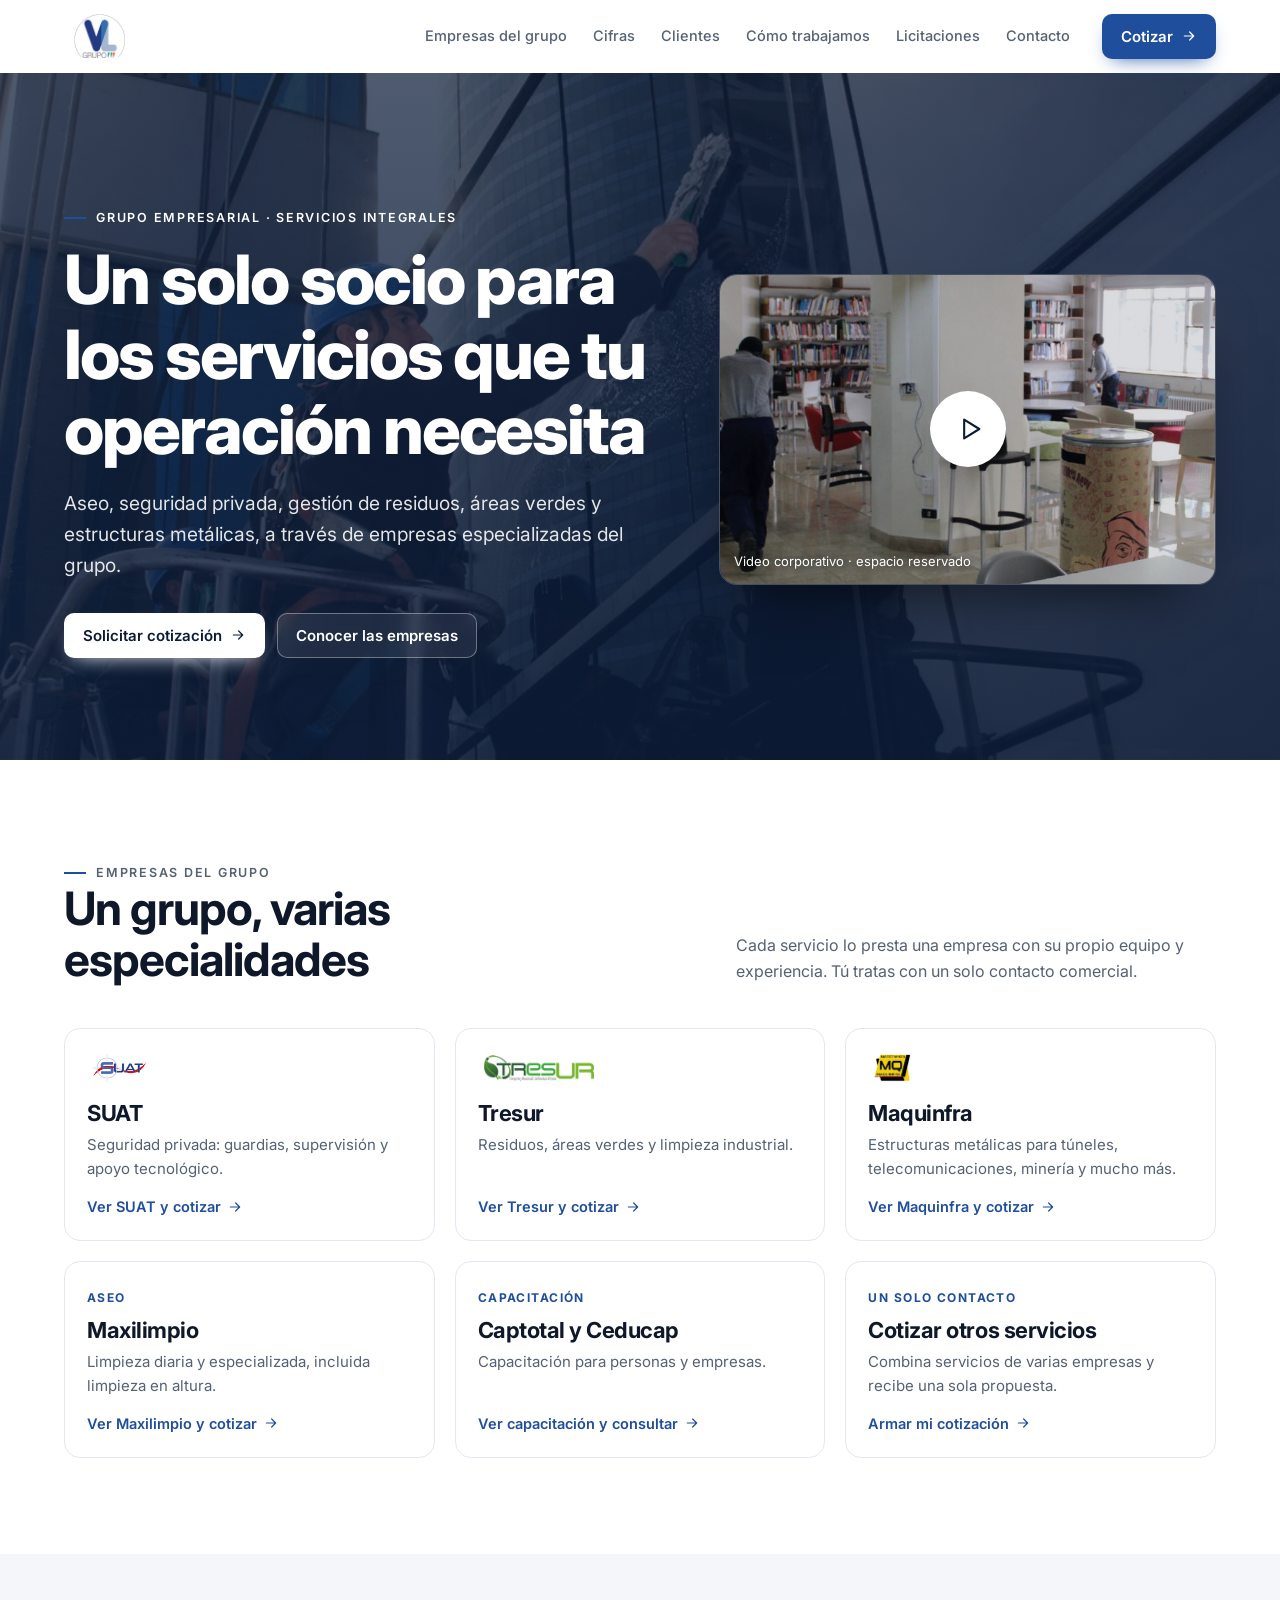
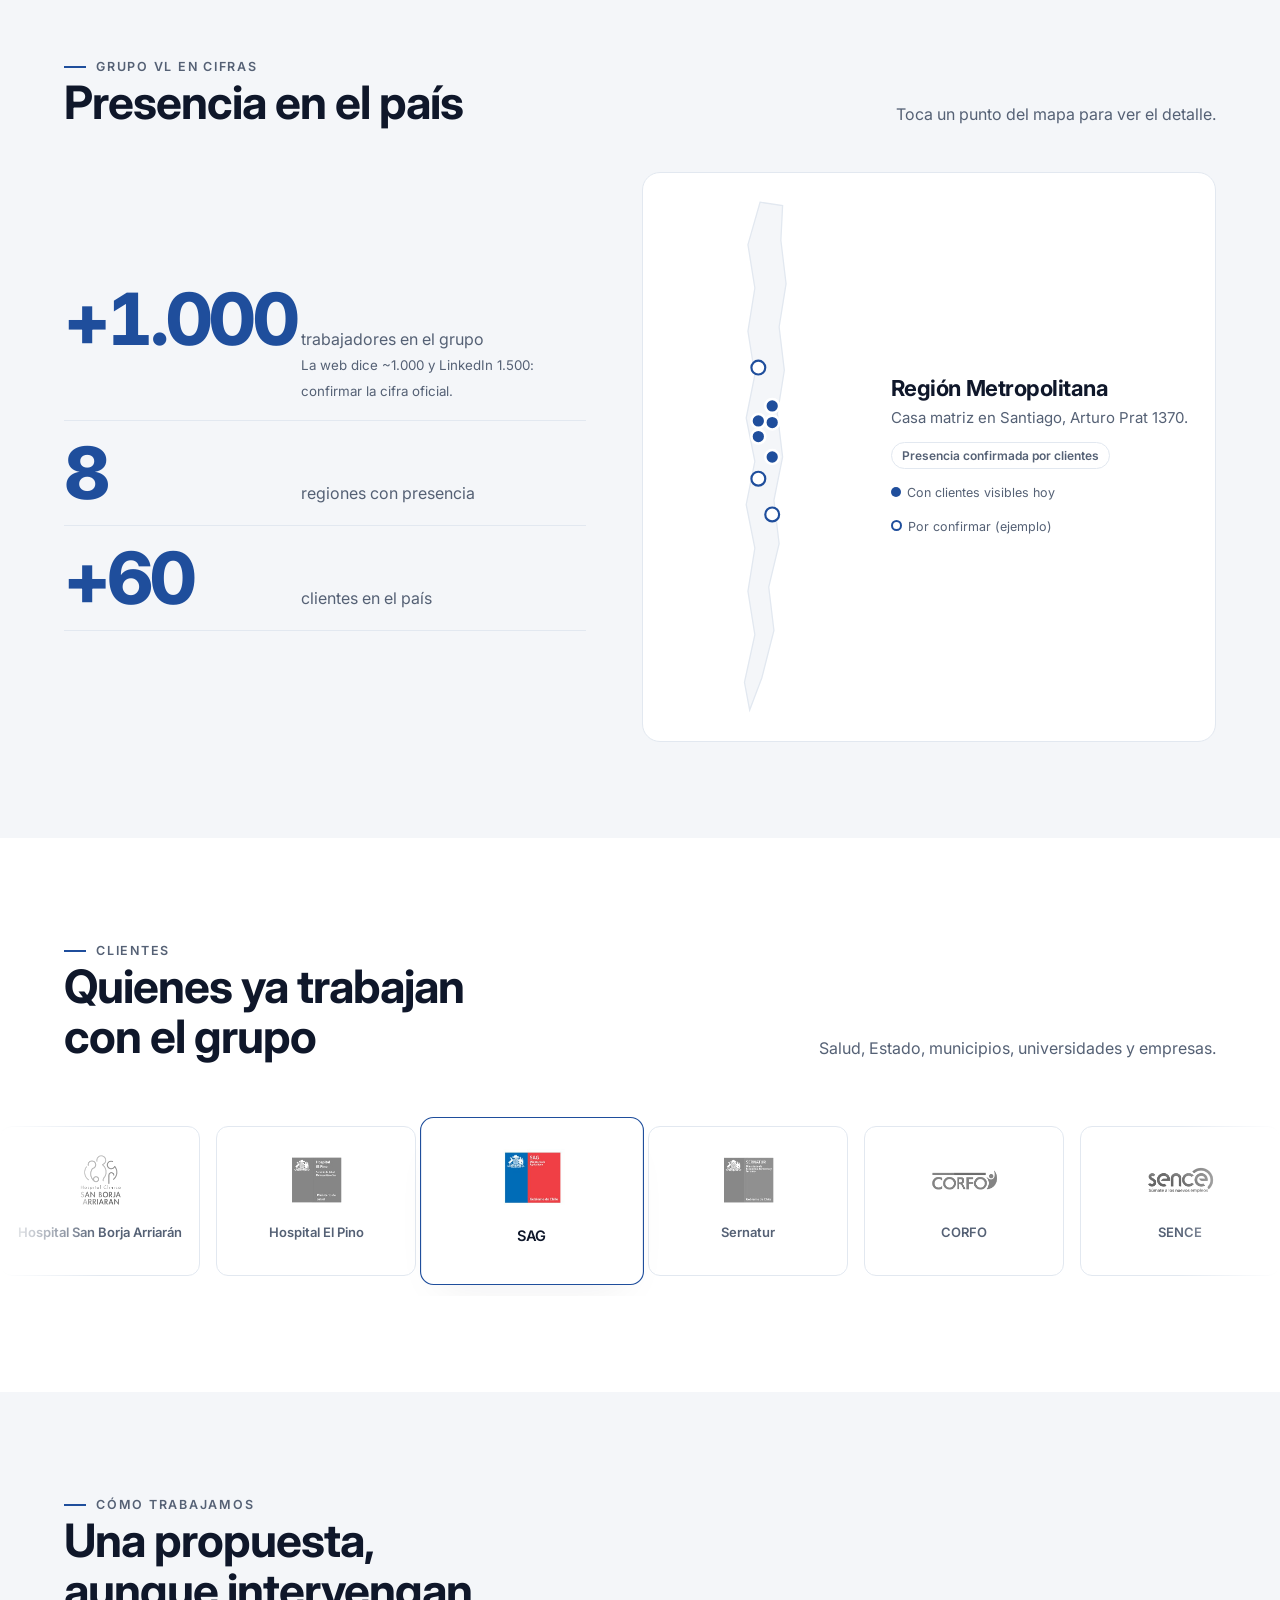
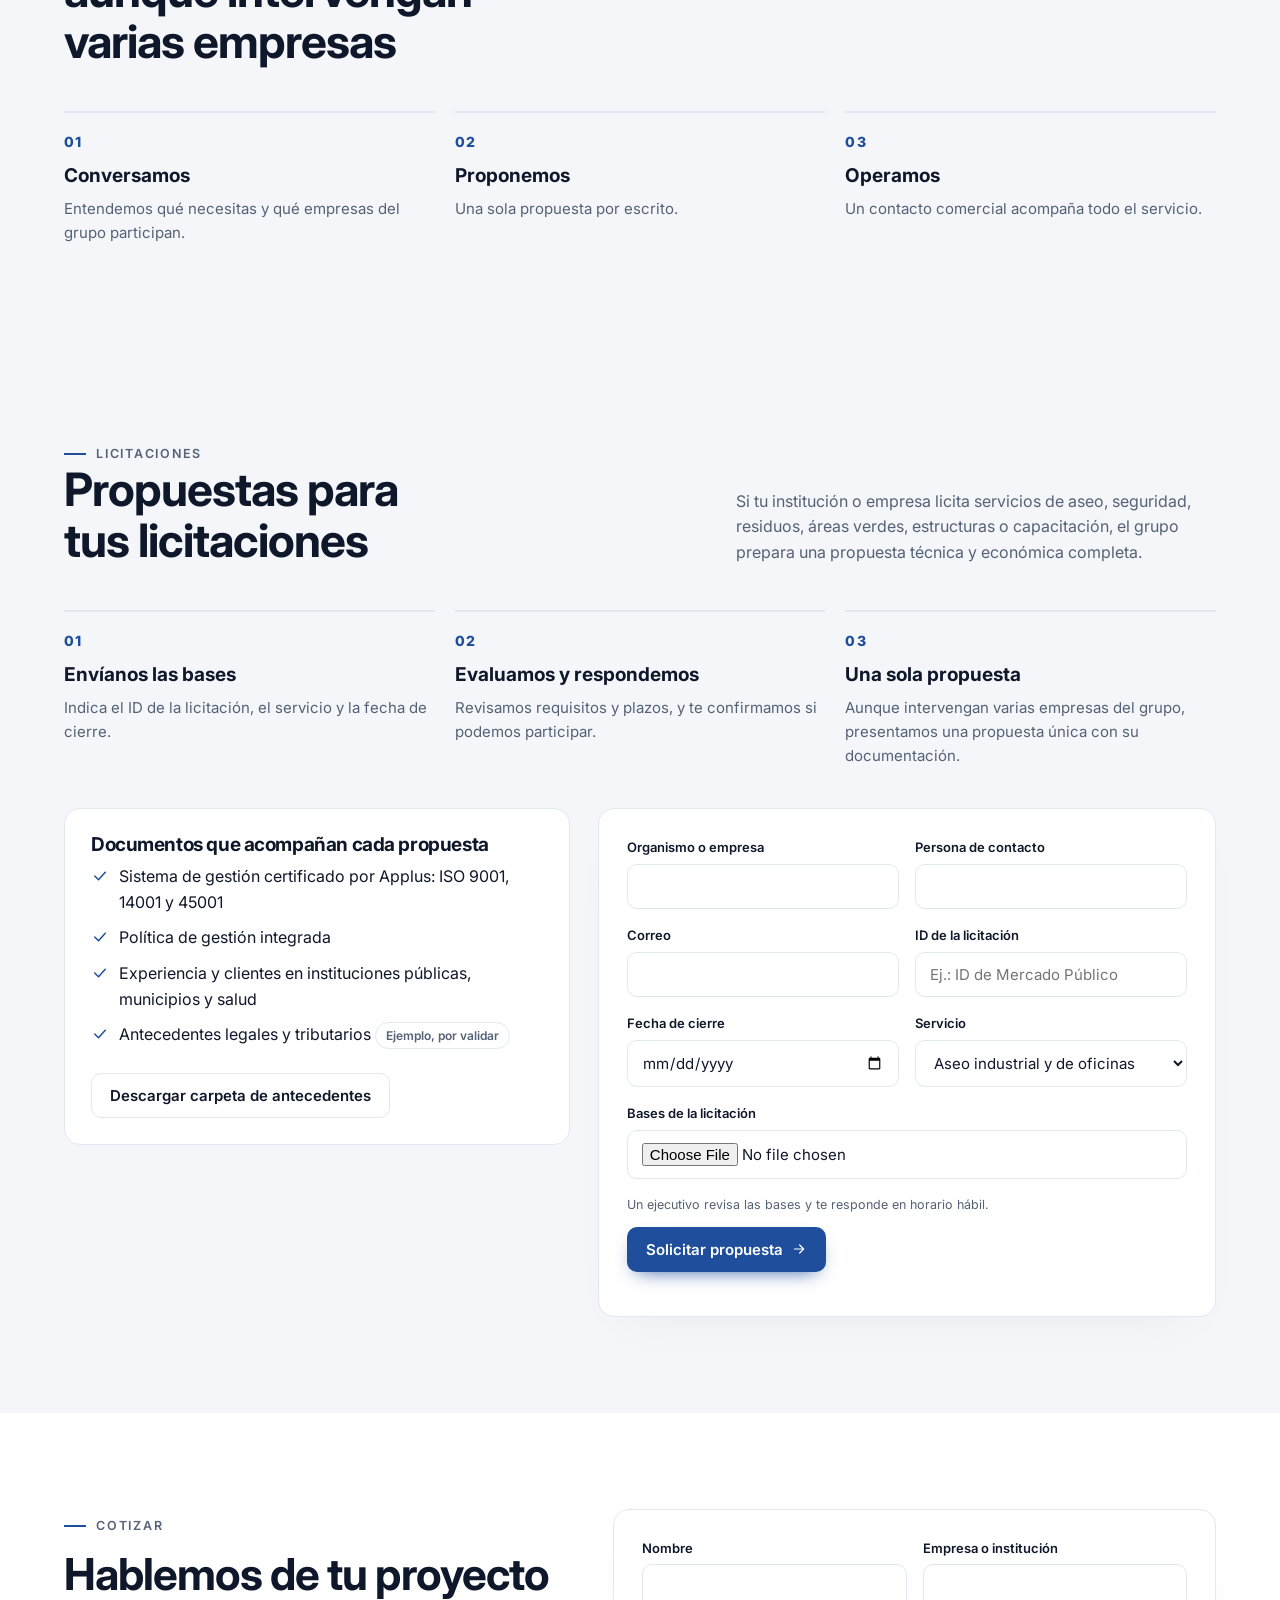
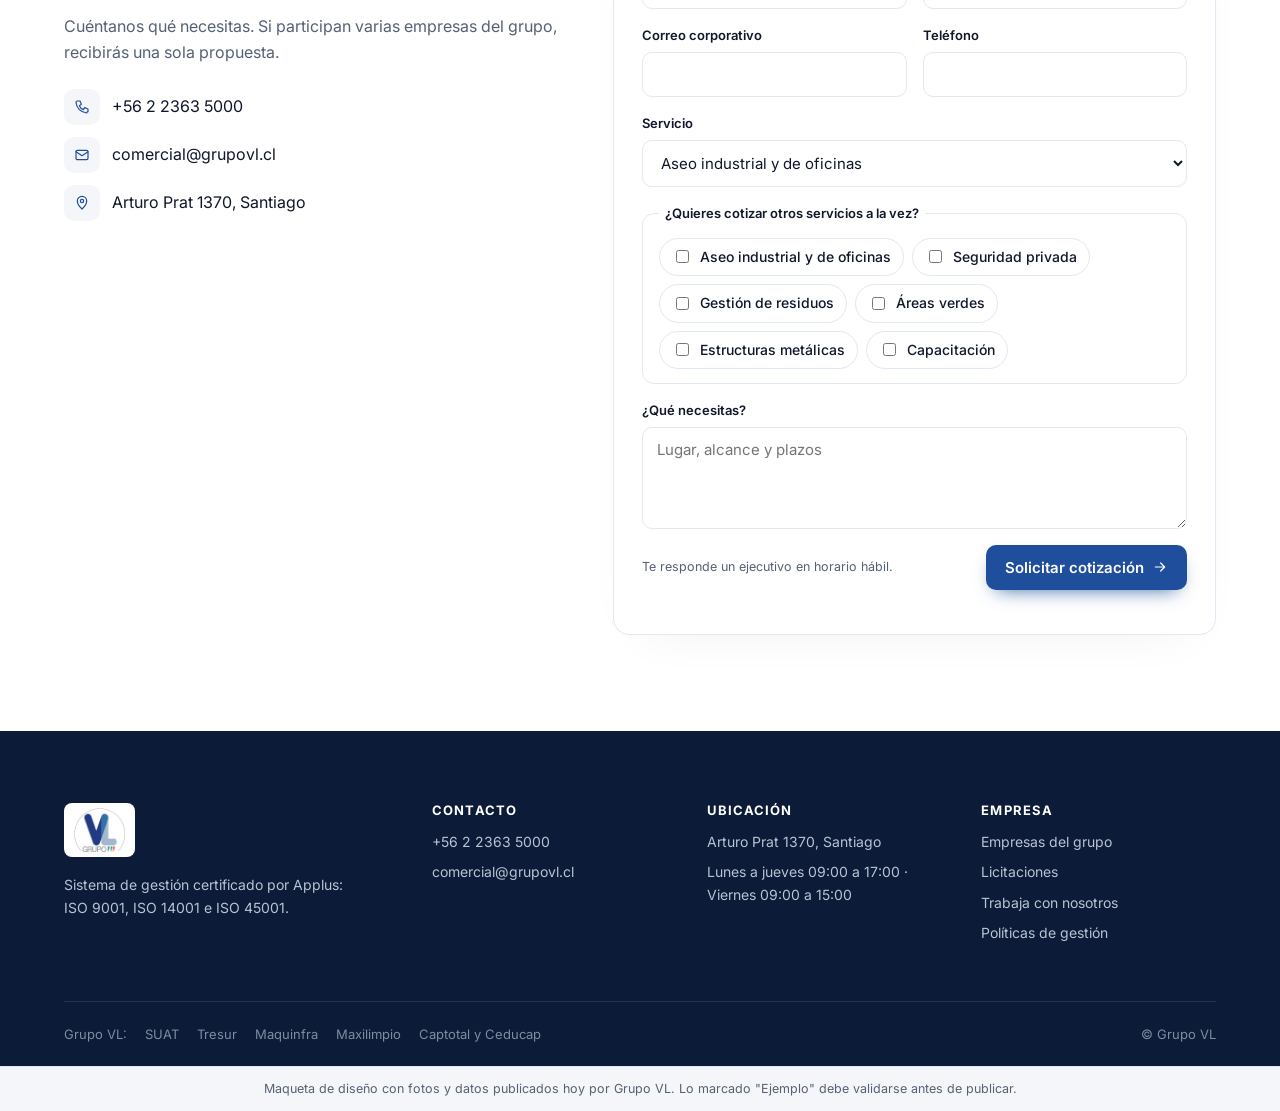
<file: familia-c/grupovl/index.html>
<!doctype html><html lang="es"><head><meta charset="utf-8"><meta name="robots" content="noindex,nofollow"><meta name=viewport content="width=device-width,initial-scale=1,viewport-fit=cover"><style>:root{color-scheme:light;box-sizing:border-box;padding-top:env(safe-area-inset-top,0px);padding-bottom:env(safe-area-inset-bottom,0px)}html{scroll-padding-top:env(safe-area-inset-top,0px)}body{margin:0;padding:0;font:14px -apple-system,BlinkMacSystemFont,sans-serif;background:#faf9f5;color:#141413}img{max-width:100%}[hidden]:not([hidden=until-found i]){display:none!important}</style></head><body>
<title>Grupo VL Servicios Integrales</title>
<link rel="stylesheet" href="https://fonts.googleapis.com/css2?family=Inter:wght@400;500;600;700;800&display=swap">
<style>
/* ===== BASE COMPARTIDA =====
   UX: una sola base técnica para las cuatro empresas (rendimiento y mantención),
   pero cada sitio tiene su propio orden, módulo estrella y paleta. Así se rompe el "sitio folleto" idéntico. */
:root{
  --bg:#FFFFFF; --bg2:#F4F6F9; --card:#FFFFFF; --ink:#0F172A; --muted:#556175; --line:#E2E8F0; --ring:rgba(15,23,42,.08);
  --font:'Inter','Helvetica Neue',Arial,sans-serif;
}
:root[data-theme="dark"]{--bg:#0A0F1A;--bg2:#0F1626;--card:#121B2D;--ink:#E8EDF5;--muted:#9AA7BB;--line:#1F2B40;--ring:rgba(0,0,0,.4);color-scheme:dark}
*{box-sizing:border-box}
html{scroll-behavior:smooth}
body{margin:0;background:var(--bg);color:var(--ink);font-family:var(--font);font-size:16px;line-height:1.6;-webkit-font-smoothing:antialiased}
h1,h2,h3,h4{margin:0;letter-spacing:-.022em;line-height:1.1;text-wrap:balance}
a{color:inherit}
:focus-visible{outline:3px solid var(--acc);outline-offset:3px;border-radius:4px}
.w{max-width:1200px;margin-inline:auto;padding-inline:24px}
@media (max-width:640px){.w{padding-inline:16px}}
.sr{position:absolute;width:1px;height:1px;overflow:hidden;clip:rect(0 0 0 0)}

/* Header sticky: UX B2B, el botón de cotizar siempre a un clic sin importar el scroll */
.hd{position:sticky;top:env(safe-area-inset-top,0px);z-index:40;background:color-mix(in srgb,var(--bg) 88%,transparent);backdrop-filter:blur(14px) saturate(1.5);border-bottom:1px solid transparent;transition:border-color .3s,box-shadow .3s}
.hd.scrolled{border-bottom-color:var(--line);box-shadow:0 6px 24px -12px var(--ring)}
.hd .w{display:flex;align-items:center;gap:20px;min-height:72px;position:relative}
.logo{display:flex;align-items:center;background:#fff;border-radius:8px;padding:5px 10px}
.logo img{height:44px;width:auto;display:block}
.nav{display:flex;gap:2px;margin-left:auto}
.nav a{white-space:nowrap;font-size:14.5px;font-weight:500;text-decoration:none;color:var(--muted);padding:8px 12px;border-radius:8px;transition:color .2s,background .2s}
.nav a:hover{color:var(--ink);background:var(--bg2)}
.acts{display:flex;align-items:center;gap:8px}
.icon-btn{width:40px;height:40px;display:grid;place-items:center;border-radius:10px;border:1px solid var(--line);background:var(--card);color:var(--ink);cursor:pointer}
.icon-btn:hover{border-color:var(--muted)}
.burger{display:none}
@media (max-width:1000px){.nav{display:none;position:absolute;top:100%;left:0;right:0;flex-direction:column;background:var(--bg);border-bottom:1px solid var(--line);padding:8px 16px 16px}.nav.open{display:flex}.burger{display:grid}.hide-md{display:none!important}.acts{margin-left:auto}}

.btn{display:inline-flex;align-items:center;gap:8px;font:600 15px var(--font);text-decoration:none;border-radius:10px;padding:12px 18px;border:1px solid transparent;cursor:pointer;transition:transform .15s,background .2s,box-shadow .2s,border-color .2s;white-space:nowrap}
.btn:active{transform:translateY(1px)}
.btn svg{transition:transform .2s}
.btn:hover svg{transform:translateX(3px)}
.btn.pri{background:var(--acc);color:var(--acct);box-shadow:0 8px 20px -10px var(--acc)}
.btn.pri:hover{box-shadow:0 10px 26px -10px var(--acc)}
.btn.sec{background:transparent;color:var(--ink);border-color:var(--line)}
.btn.sec:hover{border-color:var(--ink)}
.btn.ghost{background:rgba(255,255,255,.08);color:#fff;border-color:rgba(255,255,255,.35);backdrop-filter:blur(6px)}
.btn.ghost:hover{background:rgba(255,255,255,.16)}

.eyebrow{display:inline-flex;align-items:center;gap:10px;font-size:12.5px;font-weight:600;letter-spacing:.14em;text-transform:uppercase;color:var(--link);margin:0 0 14px}
.eyebrow::before{content:"";width:22px;height:2px;background:var(--acc)}
section.s{padding-block:96px}
section.s.alt{background:var(--bg2)}
.head{display:flex;flex-wrap:wrap;justify-content:space-between;align-items:end;gap:16px 48px;margin-bottom:44px}
.head h2{font-size:clamp(30px,3.6vw,46px);font-weight:700;max-width:18ch}
.head p{margin:0;color:var(--muted);max-width:48ch}
@media (max-width:760px){section.s{padding-block:64px}.head{margin-bottom:28px}}

/* Logos monocromáticos en carrusel: UX, prueba social sin ruido visual; color al pasar el mouse */
.marq{overflow:hidden;-webkit-mask:linear-gradient(90deg,transparent,#000 8%,#000 92%,transparent);mask:linear-gradient(90deg,transparent,#000 8%,#000 92%,transparent)}
.track{display:flex;gap:16px;width:max-content;animation:mq 50s linear infinite}
.marq:hover .track{animation-play-state:paused}
@keyframes mq{to{transform:translateX(calc(-50% - 8px))}}
.lg{flex:none;width:170px;height:92px;display:grid;place-items:center;background:#fff;border:1px solid var(--line);border-radius:12px;padding:14px}
.lg img{max-width:100%;max-height:56px;object-fit:contain;filter:grayscale(1) contrast(1.1);opacity:.7;transition:filter .3s,opacity .3s}
.lg:hover img{filter:none;opacity:1}
@media (prefers-reduced-motion:reduce){html{scroll-behavior:auto}.track{animation:none;flex-wrap:wrap;width:auto;justify-content:center}.track .dup{display:none}*{transition:none!important}}

/* Contacto */
.contact{display:grid;grid-template-columns:minmax(0,.9fr) minmax(0,1.1fr);gap:56px;align-items:start}
.contact h2{font-size:clamp(30px,3.6vw,44px);font-weight:700}
.contact p{color:var(--muted)}
.cl{list-style:none;margin:24px 0 0;padding:0;display:grid;gap:12px}
.cl li{display:flex;gap:12px;align-items:center}
.cl li span.i{width:36px;height:36px;border-radius:10px;display:grid;place-items:center;background:var(--bg2);color:var(--link);flex:none}
form.fm{background:var(--card);border:1px solid var(--line);border-radius:16px;padding:28px;display:grid;grid-template-columns:1fr 1fr;gap:16px;box-shadow:0 20px 50px -30px var(--ring)}
form.fm label{display:flex;flex-direction:column;gap:6px;font-size:13px;font-weight:600;min-width:0}
form.fm input,form.fm select,form.fm textarea{font:400 15px var(--font);padding:12px 14px;border-radius:10px;border:1px solid var(--line);background:var(--bg);color:var(--ink);width:100%;min-width:0;transition:border-color .2s,box-shadow .2s}
form.fm input:focus,form.fm select:focus,form.fm textarea:focus{outline:none;border-color:var(--acc);box-shadow:0 0 0 4px color-mix(in srgb,var(--acc) 20%,transparent)}
form.fm .full{grid-column:1/-1}
form.fm .row{grid-column:1/-1;display:flex;justify-content:space-between;align-items:center;gap:12px;flex-wrap:wrap}
form.fm small{color:var(--muted);font-size:12.5px}
.ok{grid-column:1/-1;color:#10915A;font-weight:600;font-size:14px}
@media (max-width:860px){.contact{grid-template-columns:1fr;gap:32px}form.fm{grid-template-columns:1fr;padding:20px}}

/* Footer limpio: UX, solo datos útiles; nada de texto de relleno */
footer.ft{background:var(--foot);color:#B9C3D3;font-size:14px}
footer .top{display:grid;grid-template-columns:1.4fr repeat(3,minmax(0,1fr));gap:40px;padding-block:72px 48px}
footer h4{color:#fff;font-size:13px;letter-spacing:.08em;text-transform:uppercase;margin-bottom:14px}
footer p{margin:0 0 8px}footer a{text-decoration:none}footer a:hover{color:#fff}
footer .bt{border-top:1px solid rgba(255,255,255,.1);padding-block:22px;display:flex;flex-wrap:wrap;justify-content:space-between;gap:10px;font-size:13px;color:#7F8BA0}
footer .grp{display:flex;flex-wrap:wrap;gap:6px 18px}
@media (max-width:860px){footer .top{grid-template-columns:1fr 1fr}}
@media (max-width:520px){footer .top{grid-template-columns:1fr}}
.badge{display:inline-flex;align-items:center;gap:6px;font-size:12px;font-weight:600;border:1px solid var(--line);border-radius:99px;padding:3px 10px;color:var(--muted)}
.note{font-size:13px;color:var(--muted);margin-top:14px}
#toast{position:fixed;left:50%;bottom:calc(24px + env(safe-area-inset-bottom,0px));transform:translate(-50%,10px);background:var(--ink);color:var(--bg);padding:12px 18px;border-radius:12px;font-size:14px;opacity:0;pointer-events:none;transition:opacity .25s,transform .25s;z-index:60;max-width:calc(100% - 32px);box-shadow:0 10px 30px -10px rgba(0,0,0,.4)}
#toast.on{opacity:1;transform:translate(-50%,0)}
.mock{font-size:12.5px;text-align:center;color:var(--muted);background:var(--bg2);border-top:1px solid var(--line);padding:12px 16px;margin:0}
[hidden]{display:none!important}

/* ===== Componentes comunes ===== */
.hide-sm{display:inline-flex}
@media (max-width:560px){.hide-sm{display:none}}
.hero{position:relative;color:#fff;background-color:#0b1220;background-image:var(--ov),var(--hero);background-size:cover;background-position:center;isolation:isolate}
.hero .w{padding-block:clamp(64px,10vw,140px) clamp(56px,8vw,110px)}
.hero h1{font-size:clamp(36px,5.4vw,68px);font-weight:800;max-width:17ch;letter-spacing:-.03em}
.hero .lead{font-size:clamp(17px,1.5vw,20px);max-width:58ch;color:rgba(255,255,255,.88);margin:22px 0 32px}
.hero .eyebrow{color:#fff}
.cta{display:flex;flex-wrap:wrap;gap:12px}
.facts{display:grid;grid-template-columns:repeat(3,minmax(0,1fr));gap:0;background:var(--card);border:1px solid var(--line);border-radius:16px;margin-top:-44px;position:relative;z-index:2;box-shadow:0 24px 50px -30px var(--ring)}
.facts>div{padding:26px 28px;border-left:1px solid var(--line)}
.facts>div:first-child{border-left:0}
.facts b{display:block;font-size:clamp(28px,3.2vw,40px);font-weight:800;letter-spacing:-.03em;color:var(--link);line-height:1.1}
.facts span{display:block;font-size:14px;color:var(--muted);margin-top:6px}
@media (max-width:760px){.facts{grid-template-columns:1fr}.facts>div{border-left:0;border-top:1px solid var(--line);padding:18px 20px}.facts>div:first-child{border-top:0}}
.grid{display:grid;gap:20px}
.g2{grid-template-columns:repeat(2,minmax(0,1fr))}.g3{grid-template-columns:repeat(3,minmax(0,1fr))}.g4{grid-template-columns:repeat(4,minmax(0,1fr))}
@media (max-width:980px){.g4,.g3{grid-template-columns:repeat(2,minmax(0,1fr))}}
@media (max-width:640px){.g4,.g3,.g2{grid-template-columns:1fr}}
.card{background:var(--card);border:1px solid var(--line);border-radius:16px;overflow:hidden;transition:transform .25s,box-shadow .25s,border-color .25s}
.card:hover{transform:translateY(-4px);box-shadow:0 22px 44px -24px var(--ring);border-color:color-mix(in srgb,var(--acc) 55%,var(--line))}
.card .body{padding:22px}
.card h3{font-size:19px;font-weight:700;margin-bottom:8px}
.card p{margin:0;color:var(--muted);font-size:15px}
.more{display:inline-flex;align-items:center;gap:6px;margin-top:14px;font-weight:600;font-size:14.5px;color:var(--link);text-decoration:none}
.more svg{transition:transform .2s}.card:hover .more svg,.more:hover svg{transform:translateX(4px)}
.steps{counter-reset:s;display:grid;grid-template-columns:repeat(var(--n,3),minmax(0,1fr));gap:20px}
.steps li{list-style:none;counter-increment:s;border-top:2px solid var(--line);padding-top:18px}
.steps li::before{content:counter(s,decimal-leading-zero);display:block;font-weight:800;font-size:14px;color:var(--link);letter-spacing:.1em;margin-bottom:8px}
.steps b{display:block;font-size:19px;margin-bottom:6px}.steps p{margin:0;color:var(--muted);font-size:15px}
ul.steps{padding:0;margin:0}
@media (max-width:760px){.steps{grid-template-columns:1fr}}
/* Pestañas / interruptor segmentado */
.seg{display:inline-flex;background:var(--bg2);border:1px solid var(--line);border-radius:12px;padding:4px;gap:4px;max-width:100%;flex-wrap:wrap}
.seg [role=tab]{font:600 15px var(--font);border:0;background:transparent;color:var(--muted);padding:11px 18px;border-radius:9px;cursor:pointer;display:inline-flex;align-items:center;gap:8px;transition:background .2s,color .2s,box-shadow .2s}
.seg [role=tab]:hover{color:var(--ink)}
.seg [role=tab][aria-selected=true]{background:var(--card);color:var(--ink);box-shadow:0 2px 10px -4px var(--ring),inset 0 0 0 1px var(--line)}
.panel{display:grid;grid-template-columns:minmax(0,1.05fr) minmax(0,.95fr);gap:44px;align-items:center;margin-top:32px}
.panel .ph{border-radius:16px;overflow:hidden;aspect-ratio:4/3;background:var(--bg2)}
.panel .ph img{width:100%;height:100%;object-fit:cover;display:block;transition:transform .6s}
.panel:hover .ph img{transform:scale(1.03)}
.panel h3{font-size:clamp(24px,2.6vw,32px);font-weight:700;margin-bottom:12px}
.panel p{color:var(--muted);margin:0 0 18px}
.tick{list-style:none;padding:0;margin:0 0 24px;display:grid;gap:10px}
.tick li{display:flex;gap:10px;align-items:flex-start}
.tick li svg{flex:none;margin-top:3px;color:var(--link)}
@media (max-width:860px){.panel{grid-template-columns:1fr;gap:24px}}

/* Grupo VL: azul corporativo, gris pizarra y blanco; ámbar de la marca solo como acento puntual */
:root{--acc:#1F4E9C;--acct:#fff;--link:#1F4E9C;--foot:#0B1B38;--amber:#E8A100;--ov:linear-gradient(180deg,rgba(11,27,56,.72),rgba(11,27,56,.88))}
:root[data-theme="dark"]{--acc:#4C86E0;--link:#8DB4F2;--foot:#060E20}
.hero.vid .w{display:grid;grid-template-columns:minmax(0,1.1fr) minmax(0,.9fr);gap:48px;align-items:center}
.vbox{position:relative;border-radius:18px;overflow:hidden;aspect-ratio:16/10;border:1px solid rgba(255,255,255,.25);box-shadow:0 30px 60px -30px rgba(0,0,0,.7);background:#08122A}
.vbox img{width:100%;height:100%;object-fit:cover;display:block;opacity:.85;transition:transform .6s,opacity .3s}
.vbox:hover img{transform:scale(1.04);opacity:1}
.vbox button{position:absolute;inset:0;margin:auto;width:76px;height:76px;border-radius:50%;border:0;background:#fff;color:#0B1B38;display:grid;place-items:center;cursor:pointer;box-shadow:0 0 0 0 rgba(255,255,255,.6);animation:pulse 2.4s infinite}
.vbox button:hover{transform:scale(1.08)}
.vbox button svg{margin-left:4px}
.vbox .cap{position:absolute;left:14px;bottom:12px;right:14px;font-size:13px;color:#fff;text-shadow:0 1px 8px rgba(0,0,0,.6)}
@keyframes pulse{70%{box-shadow:0 0 0 22px rgba(255,255,255,0)}100%{box-shadow:0 0 0 0 rgba(255,255,255,0)}}
@media (prefers-reduced-motion:reduce){.vbox button{animation:none}}
@media (max-width:900px){.hero.vid .w{grid-template-columns:1fr;gap:32px}}
.num{display:grid;grid-template-columns:minmax(0,1fr) minmax(0,1.1fr);gap:56px;align-items:center}
.cnt{display:grid;gap:16px}
.cnt .k{display:flex;align-items:baseline;gap:16px;border-bottom:1px solid var(--line);padding-bottom:16px}
.cnt .k b{font-size:clamp(44px,6vw,72px);font-weight:800;letter-spacing:-.04em;line-height:1;color:var(--link);min-width:4.6ch;font-variant-numeric:tabular-nums}
.cnt .k span{color:var(--muted);font-size:16px}
.mapbox{display:grid;grid-template-columns:200px minmax(0,1fr);gap:24px;align-items:center;background:var(--card);border:1px solid var(--line);border-radius:18px;padding:24px}
.mapbox svg{width:100%;height:auto;max-height:520px;display:block}
.mapbox .land{fill:var(--bg2);stroke:var(--line);stroke-width:1.5}
.dot{cursor:pointer}
.dot circle.c{fill:var(--acc);stroke:var(--card);stroke-width:3;transition:r .2s}
.dot.p circle.c{fill:var(--card);stroke:var(--acc);stroke-width:2.5}
.dot:hover circle.c,.dot:focus circle.c,.dot.on circle.c{r:11}
.dot:focus{outline:none}
.dot:focus-visible circle.c{stroke:var(--amber)}
.rinfo h3{font-size:22px;margin-bottom:6px}.rinfo p{margin:0;color:var(--muted);font-size:15px}
.rinfo .badge{margin-top:12px}
.lg2{display:flex;gap:14px;font-size:12.5px;color:var(--muted);margin-top:14px;flex-wrap:wrap}
.lg2 i{display:inline-block;width:10px;height:10px;border-radius:50%;background:var(--acc);margin-right:6px}
.lg2 i.p{background:var(--card);border:2px solid var(--acc);width:11px;height:11px}
@media (max-width:900px){.num{grid-template-columns:1fr;gap:32px}}
@media (max-width:520px){.mapbox{grid-template-columns:100px minmax(0,1fr);padding:16px}}
.co{display:flex;flex-direction:column;justify-content:space-between;min-height:190px}
.co .tag{font-size:12px;letter-spacing:.12em;text-transform:uppercase;font-weight:700;color:var(--link)}
.co.card{padding:22px;text-decoration:none}
.co h3{font-size:22px;margin:8px 0}
.co img{height:34px;width:auto;object-fit:contain;align-self:flex-start;background:#fff;border-radius:6px;padding:3px 6px}
/* Cotizar otros servicios + licitaciones */
fieldset.opt{border:1px solid var(--line);border-radius:12px;padding:14px 16px;margin:0;min-width:0}
fieldset.opt legend{font-size:13px;font-weight:600;padding-inline:6px}
.chks{display:flex;flex-wrap:wrap;gap:8px}
form.fm label.chk{flex-direction:row;align-items:center;gap:8px;font-weight:500;font-size:14px;border:1px solid var(--line);border-radius:99px;padding:7px 12px;cursor:pointer;background:var(--bg)}
form.fm label.chk input{width:auto;accent-color:var(--acc)}
form.fm label.chk:has(input:checked){border-color:var(--acc);background:color-mix(in srgb,var(--acc) 10%,var(--bg))}
.lic{display:grid;grid-template-columns:minmax(0,.9fr) minmax(0,1.1fr);gap:28px;align-items:start;margin-top:40px}
@media (max-width:900px){.lic{grid-template-columns:1fr}}
.grp a{color:inherit;text-decoration:none}.grp a:hover{color:#fff}

</style>
<div id="top"></div>
<header class="hd"><div class="w">
<a class="logo" href="#top" aria-label="Grupo VL, inicio"><img src="img/v/logo.png" alt="Grupo VL"></a>
<nav class="nav" id="nav" aria-label="Principal"><a href="#empresas">Empresas del grupo</a><a href="#cifras">Cifras</a><a href="#clientes">Clientes</a><a href="#metodo">Cómo trabajamos</a><a href="#licitaciones">Licitaciones</a><a href="#cotizar">Contacto</a></nav>
<div class="acts"><a class="btn pri hide-sm" href="#cotizar">Cotizar <svg width="16" height="16" viewBox="0 0 24 24" fill="none" stroke="currentColor" stroke-width="1.8" stroke-linecap="round" stroke-linejoin="round" aria-hidden="true"><path d="M5 12h14M13 6l6 6-6 6"/></svg></a><button class="icon-btn burger" id="burger" type="button" aria-label="Menú" aria-expanded="false" aria-controls="nav"><svg width="18" height="18" viewBox="0 0 24 24" fill="none" stroke="currentColor" stroke-width="1.8" stroke-linecap="round" stroke-linejoin="round" aria-hidden="true"><path d="M4 7h16M4 12h16M4 17h16"/></svg></button></div>
</div></header>

<!-- Hero con video: UX B2B, el video da rostro humano al grupo. Mientras no exista el video real, queda un póster con botón de reproducción (placeholder) -->
<section class="hero vid" style="--hero:url(img/v/ban7.jpg)"><div class="w">
<div><p class="eyebrow">Grupo empresarial · servicios integrales</p>
<h1>Un solo socio para los servicios que tu operación necesita</h1>
<p class="lead">Aseo, seguridad privada, gestión de residuos, áreas verdes y estructuras metálicas, a través de empresas especializadas del grupo.</p>
<div class="cta"><a class="btn pri" href="#cotizar" style="--acc:#fff;--acct:#0B1B38">Solicitar cotización <svg width="16" height="16" viewBox="0 0 24 24" fill="none" stroke="currentColor" stroke-width="1.8" stroke-linecap="round" stroke-linejoin="round" aria-hidden="true"><path d="M5 12h14M13 6l6 6-6 6"/></svg></a><a class="btn ghost" href="#empresas">Conocer las empresas</a></div></div>
<div class="vbox"><img src="img/v/oficinas.jpg" alt="Equipo de Grupo VL en terreno"><button type="button" aria-label="Reproducir video corporativo" data-say="Muestra: aquí se reproduciría el video corporativo del grupo (por producir)."><svg width="28" height="28" viewBox="0 0 24 24" fill="none" stroke="currentColor" stroke-width="1.8" stroke-linecap="round" stroke-linejoin="round" aria-hidden="true"><path d="M7 4l13 8-13 8z"/></svg></button><span class="cap">Video corporativo · espacio reservado</span></div>
</div></section>

<!-- Empresas del grupo: es la pregunta número uno de un comprador nuevo ("¿qué hacen y quién lo presta?") -->
<section class="s" id="empresas"><div class="w">
<div class="head"><div><p class="eyebrow">Empresas del grupo</p><h2>Un grupo, varias especialidades</h2></div><p>Cada servicio lo presta una empresa con su propio equipo y experiencia. Tú tratas con un solo contacto comercial.</p></div>
<div class="grid g3">
<a class="card co" href="../suat/"><div><img src="img/s/logo.png" alt="SUAT"><h3>SUAT</h3><p>Seguridad privada: guardias, supervisión y apoyo tecnológico.</p></div><span class="more">Ver SUAT y cotizar <svg width="16" height="16" viewBox="0 0 24 24" fill="none" stroke="currentColor" stroke-width="1.8" stroke-linecap="round" stroke-linejoin="round" aria-hidden="true"><path d="M5 12h14M13 6l6 6-6 6"/></svg></span></a>
<a class="card co" href="../tresur/"><div><img src="img/t/logo.png" alt="Tresur"><h3>Tresur</h3><p>Residuos, áreas verdes y limpieza industrial.</p></div><span class="more">Ver Tresur y cotizar <svg width="16" height="16" viewBox="0 0 24 24" fill="none" stroke="currentColor" stroke-width="1.8" stroke-linecap="round" stroke-linejoin="round" aria-hidden="true"><path d="M5 12h14M13 6l6 6-6 6"/></svg></span></a>
<a class="card co" href="../maquinfra/"><div><img src="img/m/logo.png" alt="Maquinfra"><h3>Maquinfra</h3><p>Estructuras metálicas para túneles, telecomunicaciones, minería y mucho más.</p></div><span class="more">Ver Maquinfra y cotizar <svg width="16" height="16" viewBox="0 0 24 24" fill="none" stroke="currentColor" stroke-width="1.8" stroke-linecap="round" stroke-linejoin="round" aria-hidden="true"><path d="M5 12h14M13 6l6 6-6 6"/></svg></span></a>
<a class="card co" href="../maxilimpio/"><div><span class="tag">Aseo</span><h3>Maxilimpio</h3><p>Limpieza diaria y especializada, incluida limpieza en altura.</p></div><span class="more">Ver Maxilimpio y cotizar <svg width="16" height="16" viewBox="0 0 24 24" fill="none" stroke="currentColor" stroke-width="1.8" stroke-linecap="round" stroke-linejoin="round" aria-hidden="true"><path d="M5 12h14M13 6l6 6-6 6"/></svg></span></a>
<a class="card co" href="../captotal-ceducap/"><div><span class="tag">Capacitación</span><h3>Captotal y Ceducap</h3><p>Capacitación para personas y empresas.</p></div><span class="more">Ver capacitación y consultar <svg width="16" height="16" viewBox="0 0 24 24" fill="none" stroke="currentColor" stroke-width="1.8" stroke-linecap="round" stroke-linejoin="round" aria-hidden="true"><path d="M5 12h14M13 6l6 6-6 6"/></svg></span></a>
<a class="card co" href="#cotizar" data-svc="Varios servicios"><div><span class="tag">Un solo contacto</span><h3>Cotizar otros servicios</h3><p>Combina servicios de varias empresas y recibe una sola propuesta.</p></div><span class="more">Armar mi cotización <svg width="16" height="16" viewBox="0 0 24 24" fill="none" stroke="currentColor" stroke-width="1.8" stroke-linecap="round" stroke-linejoin="round" aria-hidden="true"><path d="M5 12h14M13 6l6 6-6 6"/></svg></span></a>
</div></div></section>

<!-- MÓDULO ESTRELLA: contadores animados + mapa de Chile. UX: números grandes dan credibilidad en 3 segundos; el mapa responde "¿llegan a mi región?" -->
<section class="s alt" id="cifras"><div class="w">
<div class="head"><div><p class="eyebrow">Grupo VL en cifras</p><h2>Presencia en el país</h2></div><p>Toca un punto del mapa para ver el detalle.</p></div>
<div class="num">
<div class="cnt">
<div class="k"><b data-to="1000" data-pre="+">+1.000</b><span>trabajadores en el grupo<br><small>La web dice ~1.000 y LinkedIn 1.500: confirmar la cifra oficial.</small></span></div>
<div class="k"><b data-to="8">8</b><span>regiones con presencia</span></div>
<div class="k"><b data-to="60" data-pre="+">+60</b><span>clientes en el país</span></div>
</div>
<div class="mapbox">
<svg viewBox="20 0 80 600" role="img" aria-label="Mapa esquemático de Chile con regiones">
<path class="land" d="M52 6 L78 10 L76 50 L82 100 L74 150 L80 200 L72 250 L78 300 L68 350 L74 400 L62 450 L68 500 L54 555 L40 592 L34 560 L46 505 L38 455 L46 405 L36 355 L46 305 L36 255 L46 205 L38 155 L46 105 L38 55 Z"/>
<g id="dots"></g>
</svg>
<div class="rinfo" aria-live="polite"><h3 id="rn">Región Metropolitana</h3><p id="rt">Casa matriz en Santiago, Arturo Prat 1370.</p><span class="badge" id="rb">Presencia confirmada por clientes</span>
<div class="lg2"><span><i></i>Con clientes visibles hoy</span><span><i class="p"></i>Por confirmar (ejemplo)</span></div></div>
</div></div></div></section>

<section class="s" id="clientes"><div class="w">
<div class="head"><div><p class="eyebrow">Clientes</p><h2>Quienes ya trabajan con el grupo</h2></div><p>Salud, Estado, municipios, universidades y empresas.</p></div></div>
<div class="marq"><div class="track"><div class="lg" title="Hospital San Borja Arriarán"><img src="img/v/cl-arriaran.jpg" alt="Hospital San Borja Arriarán" loading="lazy"><span class="ln">Hospital San Borja Arriarán</span></div><div class="lg" title="Hospital El Pino"><img src="img/v/cl-pino.jpg" alt="Hospital El Pino" loading="lazy"><span class="ln">Hospital El Pino</span></div><div class="lg" title="SAG"><img src="img/v/cl-sag.jpg" alt="SAG" loading="lazy"><span class="ln">SAG</span></div><div class="lg" title="Sernatur"><img src="img/v/cl-sernatur.jpg" alt="Sernatur" loading="lazy"><span class="ln">Sernatur</span></div><div class="lg" title="CORFO"><img src="img/v/cl-corfo.jpg" alt="CORFO" loading="lazy"><span class="ln">CORFO</span></div><div class="lg" title="SENCE"><img src="img/v/cl-sence.jpg" alt="SENCE" loading="lazy"><span class="ln">SENCE</span></div><div class="lg" title="Concepción"><img src="img/v/cl-concepcion.jpg" alt="Concepción" loading="lazy"><span class="ln">Concepción</span></div><div class="lg" title="Universidad Diego Portales"><img src="img/v/cl-udp.jpg" alt="Universidad Diego Portales" loading="lazy"><span class="ln">Universidad Diego Portales</span></div><div class="lg" title="Universidad de Valparaíso"><img src="img/v/cl-univalparaiso.jpg" alt="Universidad de Valparaíso" loading="lazy"><span class="ln">Universidad de Valparaíso</span></div><div class="lg" title="Universidad de Talca"><img src="img/v/cl-talca.jpg" alt="Universidad de Talca" loading="lazy"><span class="ln">Universidad de Talca</span></div><div class="lg" title="Logicalis"><img src="img/v/cl-logicalis.jpg" alt="Logicalis" loading="lazy"><span class="ln">Logicalis</span></div><div class="lg" title="Sacyr"><img src="img/v/cl-02.png" alt="Sacyr" loading="lazy"><span class="ln">Sacyr</span></div><div class="lg" title="CHC"><img src="img/v/cl-06.png" alt="CHC" loading="lazy"><span class="ln">CHC</span></div><div class="lg dup" aria-hidden="true"><img src="img/v/cl-arriaran.jpg" alt="" loading="lazy"><span class="ln">Hospital San Borja Arriarán</span></div><div class="lg dup" aria-hidden="true"><img src="img/v/cl-pino.jpg" alt="" loading="lazy"><span class="ln">Hospital El Pino</span></div><div class="lg dup" aria-hidden="true"><img src="img/v/cl-sag.jpg" alt="" loading="lazy"><span class="ln">SAG</span></div><div class="lg dup" aria-hidden="true"><img src="img/v/cl-sernatur.jpg" alt="" loading="lazy"><span class="ln">Sernatur</span></div><div class="lg dup" aria-hidden="true"><img src="img/v/cl-corfo.jpg" alt="" loading="lazy"><span class="ln">CORFO</span></div><div class="lg dup" aria-hidden="true"><img src="img/v/cl-sence.jpg" alt="" loading="lazy"><span class="ln">SENCE</span></div><div class="lg dup" aria-hidden="true"><img src="img/v/cl-concepcion.jpg" alt="" loading="lazy"><span class="ln">Concepción</span></div><div class="lg dup" aria-hidden="true"><img src="img/v/cl-udp.jpg" alt="" loading="lazy"><span class="ln">Universidad Diego Portales</span></div><div class="lg dup" aria-hidden="true"><img src="img/v/cl-univalparaiso.jpg" alt="" loading="lazy"><span class="ln">Universidad de Valparaíso</span></div><div class="lg dup" aria-hidden="true"><img src="img/v/cl-talca.jpg" alt="" loading="lazy"><span class="ln">Universidad de Talca</span></div><div class="lg dup" aria-hidden="true"><img src="img/v/cl-logicalis.jpg" alt="" loading="lazy"><span class="ln">Logicalis</span></div><div class="lg dup" aria-hidden="true"><img src="img/v/cl-02.png" alt="" loading="lazy"><span class="ln">Sacyr</span></div><div class="lg dup" aria-hidden="true"><img src="img/v/cl-06.png" alt="" loading="lazy"><span class="ln">CHC</span></div></div></div>
</section>

<section class="s alt" id="metodo"><div class="w">
<div class="head"><div><p class="eyebrow">Cómo trabajamos</p><h2>Una propuesta, aunque intervengan varias empresas</h2></div></div>
<ul class="steps"><li><b>Conversamos</b><p>Entendemos qué necesitas y qué empresas del grupo participan.</p></li><li><b>Proponemos</b><p>Una sola propuesta por escrito.</p></li><li><b>Operamos</b><p>Un contacto comercial acompaña todo el servicio.</p></li></ul>
</div></section>


<!-- Licitaciones: muchos clientes del grupo son organismos públicos; esta sección responde "¿pueden presentar propuesta a mi licitación?" -->
<section class="s alt" id="licitaciones"><div class="w">
<div class="head"><div><p class="eyebrow">Licitaciones</p><h2>Propuestas para tus licitaciones</h2></div><p>Si tu institución o empresa licita servicios de aseo, seguridad, residuos, áreas verdes, estructuras o capacitación, el grupo prepara una propuesta técnica y económica completa.</p></div>
<ul class="steps" style="--n:3">
<li><b>Envíanos las bases</b><p>Indica el ID de la licitación, el servicio y la fecha de cierre.</p></li>
<li><b>Evaluamos y respondemos</b><p>Revisamos requisitos y plazos, y te confirmamos si podemos participar.</p></li>
<li><b>Una sola propuesta</b><p>Aunque intervengan varias empresas del grupo, presentamos una propuesta única con su documentación.</p></li>
</ul>
<div class="lic">
<div class="card" style="padding:26px"><h3>Documentos que acompañan cada propuesta</h3>
<ul class="tick">
<li><svg width="18" height="18" viewBox="0 0 24 24" fill="none" stroke="currentColor" stroke-width="2" stroke-linecap="round" stroke-linejoin="round" aria-hidden="true"><path d="M5 12l5 5 9-10"/></svg><span>Sistema de gestión certificado por Applus: ISO 9001, 14001 y 45001</span></li>
<li><svg width="18" height="18" viewBox="0 0 24 24" fill="none" stroke="currentColor" stroke-width="2" stroke-linecap="round" stroke-linejoin="round" aria-hidden="true"><path d="M5 12l5 5 9-10"/></svg><span>Política de gestión integrada</span></li>
<li><svg width="18" height="18" viewBox="0 0 24 24" fill="none" stroke="currentColor" stroke-width="2" stroke-linecap="round" stroke-linejoin="round" aria-hidden="true"><path d="M5 12l5 5 9-10"/></svg><span>Experiencia y clientes en instituciones públicas, municipios y salud</span></li>
<li><svg width="18" height="18" viewBox="0 0 24 24" fill="none" stroke="currentColor" stroke-width="2" stroke-linecap="round" stroke-linejoin="round" aria-hidden="true"><path d="M5 12l5 5 9-10"/></svg><span>Antecedentes legales y tributarios <span class="badge">Ejemplo, por validar</span></span></li>
</ul>
<a class="btn sec" href="#" data-say="Muestra: aquí se descargaría la carpeta de antecedentes para licitaciones (por preparar).">Descargar carpeta de antecedentes</a></div>
<form class="fm" id="fl" data-mail="comercial@grupovl.cl" novalidate>
<label for="l1">Organismo o empresa<input id="l1" autocomplete="organization"></label><label for="l2">Persona de contacto<input id="l2" autocomplete="name"></label>
<label for="l3">Correo<input id="l3" type="email" autocomplete="email"></label><label for="l4">ID de la licitación<input id="l4" placeholder="Ej.: ID de Mercado Público"></label>
<label for="l5">Fecha de cierre<input id="l5" type="date"></label><label for="l6">Servicio<select id="l6"><option>Aseo industrial y de oficinas</option><option>Seguridad privada</option><option>Gestión de residuos</option><option>Áreas verdes</option><option>Estructuras metálicas</option><option>Capacitación</option><option>Varios servicios</option></select></label>
<label for="l7" class="full">Bases de la licitación<input id="l7" type="file"></label>
<div class="row"><small>Un ejecutivo revisa las bases y te responde en horario hábil.</small><button class="btn pri" type="submit">Solicitar propuesta <svg width="16" height="16" viewBox="0 0 24 24" fill="none" stroke="currentColor" stroke-width="1.8" stroke-linecap="round" stroke-linejoin="round" aria-hidden="true"><path d="M5 12h14M13 6l6 6-6 6"/></svg></button></div><div class="ok" id="flok" role="status"></div>
</form>
</div>
</div></section>
<section class="s" id="cotizar"><div class="w contact">
<div><p class="eyebrow">Cotizar</p><h2>Hablemos de tu proyecto</h2><p>Cuéntanos qué necesitas. Si participan varias empresas del grupo, recibirás una sola propuesta.</p>
<ul class="cl"><li><span class="i"><svg width="16" height="16" viewBox="0 0 24 24" fill="none" stroke="currentColor" stroke-width="1.8" stroke-linecap="round" stroke-linejoin="round" aria-hidden="true"><path d="M5 3h4l2 5-3 2a12 12 0 0 0 6 6l2-3 5 2v4a2 2 0 0 0-2 2A17 17 0 0 1 3 5a2 2 0 0 1 2-2z"/></svg></span>+56 2 2363 5000</li><li><span class="i"><svg width="16" height="16" viewBox="0 0 24 24" fill="none" stroke="currentColor" stroke-width="1.8" stroke-linecap="round" stroke-linejoin="round" aria-hidden="true"><rect x="3" y="5" width="18" height="14" rx="2"/><path d="M3 7l9 6 9-6"/></svg></span>comercial@grupovl.cl</li><li><span class="i"><svg width="16" height="16" viewBox="0 0 24 24" fill="none" stroke="currentColor" stroke-width="1.8" stroke-linecap="round" stroke-linejoin="round" aria-hidden="true"><path d="M12 21s-7-6.2-7-12a7 7 0 0 1 14 0c0 5.8-7 12-7 12z"/><circle cx="12" cy="9" r="2.5"/></svg></span>Arturo Prat 1370, Santiago</li></ul></div>
<!-- UX B2B: 6 campos, con el servicio preseleccionable, para que comercial reciba la solicitud ya clasificada -->
<form class="fm" id="fm" data-mail="comercial@grupovl.cl" novalidate>
<label for="f1">Nombre<input id="f1" autocomplete="name"></label><label for="f2">Empresa o institución<input id="f2" autocomplete="organization"></label>
<label for="f3">Correo corporativo<input id="f3" type="email" autocomplete="email"></label><label for="f4">Teléfono<input id="f4" type="tel" autocomplete="tel"></label>
<label for="f5" class="full">Servicio<select id="f5"><option>Aseo industrial y de oficinas</option><option>Seguridad privada</option><option>Gestión de residuos</option><option>Áreas verdes</option><option>Estructuras metálicas</option><option>Capacitación</option><option>Varios servicios</option></select></label>
<fieldset class="full opt"><legend>¿Quieres cotizar otros servicios a la vez?</legend><div class="chks"><label class="chk"><input type="checkbox" name="extra" value="Aseo industrial y de oficinas"> Aseo industrial y de oficinas</label><label class="chk"><input type="checkbox" name="extra" value="Seguridad privada"> Seguridad privada</label><label class="chk"><input type="checkbox" name="extra" value="Gestión de residuos"> Gestión de residuos</label><label class="chk"><input type="checkbox" name="extra" value="Áreas verdes"> Áreas verdes</label><label class="chk"><input type="checkbox" name="extra" value="Estructuras metálicas"> Estructuras metálicas</label><label class="chk"><input type="checkbox" name="extra" value="Capacitación"> Capacitación</label></div></fieldset><label for="f6" class="full">¿Qué necesitas?<textarea id="f6" rows="4" placeholder="Lugar, alcance y plazos"></textarea></label>
<div class="row"><small>Te responde un ejecutivo en horario hábil.</small><button class="btn pri" type="submit">Solicitar cotización <svg width="16" height="16" viewBox="0 0 24 24" fill="none" stroke="currentColor" stroke-width="1.8" stroke-linecap="round" stroke-linejoin="round" aria-hidden="true"><path d="M5 12h14M13 6l6 6-6 6"/></svg></button></div><div class="ok" id="fok" role="status"></div>
</form></div></section>
<footer class="ft"><div class="w"><div class="top">
<div><span class="logo" style="display:inline-flex"><img src="img/v/logo.png" alt="Grupo VL"></span><p style="margin-top:16px;max-width:34ch">Sistema de gestión certificado por Applus: ISO 9001, ISO 14001 e ISO 45001.</p></div>
<div><h4>Contacto</h4><p>+56 2 2363 5000</p><p>comercial@grupovl.cl</p></div>
<div><h4>Ubicación</h4><p>Arturo Prat 1370, Santiago</p><p>Lunes a jueves 09:00 a 17:00 · Viernes 09:00 a 15:00</p></div>
<div><h4>Empresa</h4><p><a href="#empresas">Empresas del grupo</a></p><p><a href="#licitaciones">Licitaciones</a></p><p><a href="#" data-say="Muestra: aquí se abre Trabaja con nosotros.">Trabaja con nosotros</a></p><p><a href="#" data-say="Muestra: enlace a las Políticas de Gestión en el dominio oficial.">Políticas de gestión</a></p></div>
</div>
<div class="bt"><div class="grp"><span>Grupo VL:</span><a href="../suat/">SUAT</a><a href="../tresur/">Tresur</a><a href="../maquinfra/">Maquinfra</a><a href="../maxilimpio/">Maxilimpio</a><a href="../captotal-ceducap/">Captotal y Ceducap</a></div><span>© Grupo VL</span></div></div></footer>
<p class="mock">Maqueta de diseño con fotos y datos publicados hoy por Grupo VL. Lo marcado "Ejemplo" debe validarse antes de publicar.</p>

<div id="toast" role="status"></div>
<script>
(function(){
 var R=document.documentElement;
 function getT(){try{return localStorage.getItem('theme')}catch(e){return null}}
 function setT(t){if(t){R.setAttribute('data-theme',t)}try{t?localStorage.setItem('theme',t):0}catch(e){}paintT()}
 function isDark(){var t=R.getAttribute('data-theme');if(t)return t==='dark';return window.matchMedia&&matchMedia('(prefers-color-scheme: dark)').matches}
 function paintT(){var b=document.getElementById('theme');if(!b)return;var d=isDark();b.innerHTML=d?'<svg width="18" height="18" viewBox="0 0 24 24" fill="none" stroke="currentColor" stroke-width="1.8" stroke-linecap="round" stroke-linejoin="round" aria-hidden="true"><circle cx="12" cy="12" r="4"/><path d="M12 2v2M12 20v2M4.9 4.9l1.4 1.4M17.7 17.7l1.4 1.4M2 12h2M20 12h2M4.9 19.1l1.4-1.4M17.7 6.3l1.4-1.4"/></svg>':'<svg width="18" height="18" viewBox="0 0 24 24" fill="none" stroke="currentColor" stroke-width="1.8" stroke-linecap="round" stroke-linejoin="round" aria-hidden="true"><path d="M21 12.8A9 9 0 1 1 11.2 3a7 7 0 0 0 9.8 9.8z"/></svg>';b.setAttribute('aria-label',d?'Cambiar a modo claro':'Cambiar a modo oscuro')}
 
 window.addEventListener('DOMContentLoaded',function(){
  
  var hd=document.querySelector('.hd');function sc(){hd.classList.toggle('scrolled',window.scrollY>8)}window.addEventListener('scroll',sc,{passive:true});sc();
  var bu=document.getElementById('burger'),nv=document.getElementById('nav');
  bu.onclick=function(){var o=nv.classList.toggle('open');bu.setAttribute('aria-expanded',String(o))};
  Array.prototype.forEach.call(nv.querySelectorAll('a'),function(a){a.addEventListener('click',function(){nv.classList.remove('open');bu.setAttribute('aria-expanded','false')})});
  var toast=document.getElementById('toast');
  window.say=function(m){toast.textContent=m;toast.classList.add('on');clearTimeout(window.say.t);window.say.t=setTimeout(function(){toast.classList.remove('on')},3000)};
  document.addEventListener('click',function(e){var a=e.target.closest('[data-say]');if(a){e.preventDefault();window.say(a.getAttribute('data-say'))}});
  var f=document.getElementById('fm');if(f)f.addEventListener('submit',function(e){e.preventDefault();document.getElementById('fok').textContent='Muestra: en el sitio real la solicitud llegaría a '+f.dataset.mail+'.'});
  /* Contadores: el valor final ya está en el HTML (se ve aunque no haya animación); solo se anima al entrar en pantalla */
  var red=window.matchMedia&&matchMedia('(prefers-reduced-motion: reduce)').matches;
  if(!red&&'IntersectionObserver' in window){
   var io=new IntersectionObserver(function(es){es.forEach(function(en){if(!en.isIntersecting)return;io.unobserve(en.target);var el=en.target,to=+el.dataset.to,pre=el.dataset.pre||'',suf=el.dataset.suf||'',t0=performance.now(),d=1200;
    function fmt(n){return n.toLocaleString('es-CL')}
    function st(t){var p=Math.min(1,(t-t0)/d),e=1-Math.pow(1-p,3);el.textContent=pre+fmt(Math.round(to*e))+suf;if(p<1)requestAnimationFrame(st)}requestAnimationFrame(st)})},{threshold:.4});
   Array.prototype.forEach.call(document.querySelectorAll('[data-to]'),function(el){io.observe(el)});
  }
  Array.prototype.forEach.call(document.querySelectorAll('[data-tabs]'),function(g){
   var tabs=[].slice.call(g.querySelectorAll('[role=tab]'));
   function sel(t,f){tabs.forEach(function(x){var on=x===t;x.setAttribute('aria-selected',on);x.tabIndex=on?0:-1;var p=document.getElementById(x.getAttribute('aria-controls'));if(p)p.hidden=!on});if(f)t.focus();if(g.dataset.onsel&&window[g.dataset.onsel])window[g.dataset.onsel](t)}
   tabs.forEach(function(t,i){t.addEventListener('click',function(){sel(t)});t.addEventListener('keydown',function(e){var k=e.key,n=null;if(k==='ArrowRight')n=tabs[(i+1)%tabs.length];if(k==='ArrowLeft')n=tabs[(i-1+tabs.length)%tabs.length];if(n){e.preventDefault();sel(n,true)}})});
  });
  if(window.PAGE)window.PAGE();
 });
})();


window.PAGE=function(){

 var fl=document.getElementById('fl');if(fl)fl.addEventListener('submit',function(e){e.preventDefault();document.getElementById('flok').textContent='Muestra: en el sitio real la solicitud llegaría a '+fl.dataset.mail+'.'});
 var claves={aseo:'Aseo industrial y de oficinas',seguridad:'Seguridad privada',residuos:'Gestión de residuos',verdes:'Áreas verdes',estructuras:'Estructuras metálicas',capacitacion:'Capacitación',varios:'Varios servicios',licitacion:null};
 var mh=(location.hash||'').match(/^#cotizar-([a-z]+)$/);
 if(mh&&claves[mh[1]]){var s5=document.getElementById('f5');if(s5)s5.value=claves[mh[1]];var c=document.getElementById('cotizar');if(c)setTimeout(function(){c.scrollIntoView()},50)}
 document.querySelectorAll('[data-svc]').forEach(function(a){a.addEventListener('click',function(){var s=document.getElementById('f5');if(s)s.value=a.dataset.svc})});
 /* Regiones: las 5 primeras se deducen de clientes visibles (RM, Valparaíso, O'Higgins, Maule, Biobío); las otras 3 son ejemplo */
 var R=[
  ['Región de Coquimbo',30,1,'Ejemplo: ubicación por confirmar con el grupo.'],
  ['Región de Valparaíso',33.0,0,'Clientes como la Municipalidad de Nogales y la Universidad de Valparaíso.'],
  ['Región Metropolitana',33.5,0,'Casa matriz en Santiago, Arturo Prat 1370.'],
  ['Región de O’Higgins',34.3,0,'Clientes como Machalí y Requínoa.'],
  ['Región del Maule',35.4,0,'Cliente: Universidad de Talca.'],
  ['Región del Biobío',37.0,0,'Cliente: Municipalidad de Concepción.'],
  ['Región de La Araucanía',38.7,1,'Ejemplo: ubicación por confirmar con el grupo.'],
  ['Región de Los Lagos',41.5,1,'Ejemplo: ubicación por confirmar con el grupo.']
 ];
 var g=document.getElementById('dots'),NS='http://www.w3.org/2000/svg';
 function y(l){return 20+(l-18)/38*560}
 R.forEach(function(r,i){
  var e=document.createElementNS(NS,'g');e.setAttribute('class','dot'+(r[2]?' p':''));e.setAttribute('tabindex','0');e.setAttribute('role','button');e.setAttribute('aria-label',r[0]);
  var c=document.createElementNS(NS,'circle');c.setAttribute('class','c');c.setAttribute('r','8');c.setAttribute('cx',String(58+(i%2?8:-8)));c.setAttribute('cy',String(y(r[1])+(r[0]==='Región Metropolitana'?10:0)));
  e.appendChild(c);g.appendChild(e);
  function show(){document.querySelectorAll('.dot').forEach(function(d){d.classList.remove('on')});e.classList.add('on');document.getElementById('rn').textContent=r[0];document.getElementById('rt').textContent=r[3];document.getElementById('rb').textContent=r[2]?'Ejemplo, por confirmar':'Presencia confirmada por clientes'}
  e.addEventListener('click',show);e.addEventListener('mouseenter',show);e.addEventListener('keydown',function(ev){if(ev.key==='Enter'||ev.key===' '){ev.preventDefault();show()}});
 });
};

</script>

<style id="lg-extra">
/* Carrusel de clientes. UX: el nombre bajo cada logo asegura que se lea aunque el logo sea pequeño;
   el logo que cruza el centro del carrusel toma color y crece un poco, para guiar la mirada (también se activa al pasar el cursor). */
.marq{padding-block:20px}
.lg{width:200px;height:auto;min-height:150px;display:flex;flex-direction:column;align-items:center;justify-content:center;gap:10px;padding:14px 12px;
    transition:transform .45s cubic-bezier(.2,.8,.2,1),box-shadow .45s,border-color .45s}
.lg img{max-height:68px;max-width:80%;transition:filter .45s,opacity .45s}
.lg .ln{display:-webkit-box;-webkit-line-clamp:2;-webkit-box-orient:vertical;overflow:hidden;text-align:center;font-size:13px;line-height:1.25;font-weight:600;
    color:var(--muted,#556175);transition:color .45s;min-height:2.5em}
.lg.on,.lg:hover{transform:scale(1.12);border-color:var(--acc,#1F4E9C);box-shadow:0 18px 36px -18px var(--ring,rgba(15,23,42,.25));position:relative;z-index:2}
.lg.on img,.lg:hover img{filter:none;opacity:1}
.lg.on .ln,.lg:hover .ln{color:var(--ink,#0F172A)}
.cgrid .lg,.cgrid .lg:hover{width:auto}
@media (prefers-reduced-motion:reduce){.lg{transition:none}.lg.on{transform:none}.lg:hover{transform:none}}
</style>
<script>
/* Microinteracción: cada 120 ms marca como activo el logo más cercano al centro del carrusel.
   Se detiene cuando el carrusel no está en pantalla y no corre si el usuario pidió menos movimiento. */
(function(){
 var m=document.querySelector('.marq');if(!m)return;
 var items=[].slice.call(m.querySelectorAll('.lg')),t=null;
 if(window.matchMedia&&matchMedia('(prefers-reduced-motion: reduce)').matches)return;
 function tick(){var r=m.getBoundingClientRect(),cx=r.left+r.width/2,best=null,bd=1e9;
  items.forEach(function(it){var b=it.getBoundingClientRect(),d=Math.abs(b.left+b.width/2-cx);if(d<bd){bd=d;best=it}});
  items.forEach(function(it){it.classList.toggle('on',it===best)})}
 function go(){if(!t){tick();t=setInterval(tick,120)}}
 function stop(){clearInterval(t);t=null}
 if('IntersectionObserver' in window){new IntersectionObserver(function(es){es[0].isIntersecting?go():stop()},{threshold:.1}).observe(m)}else{go()}
})();
</script>
</body></html>
</file>
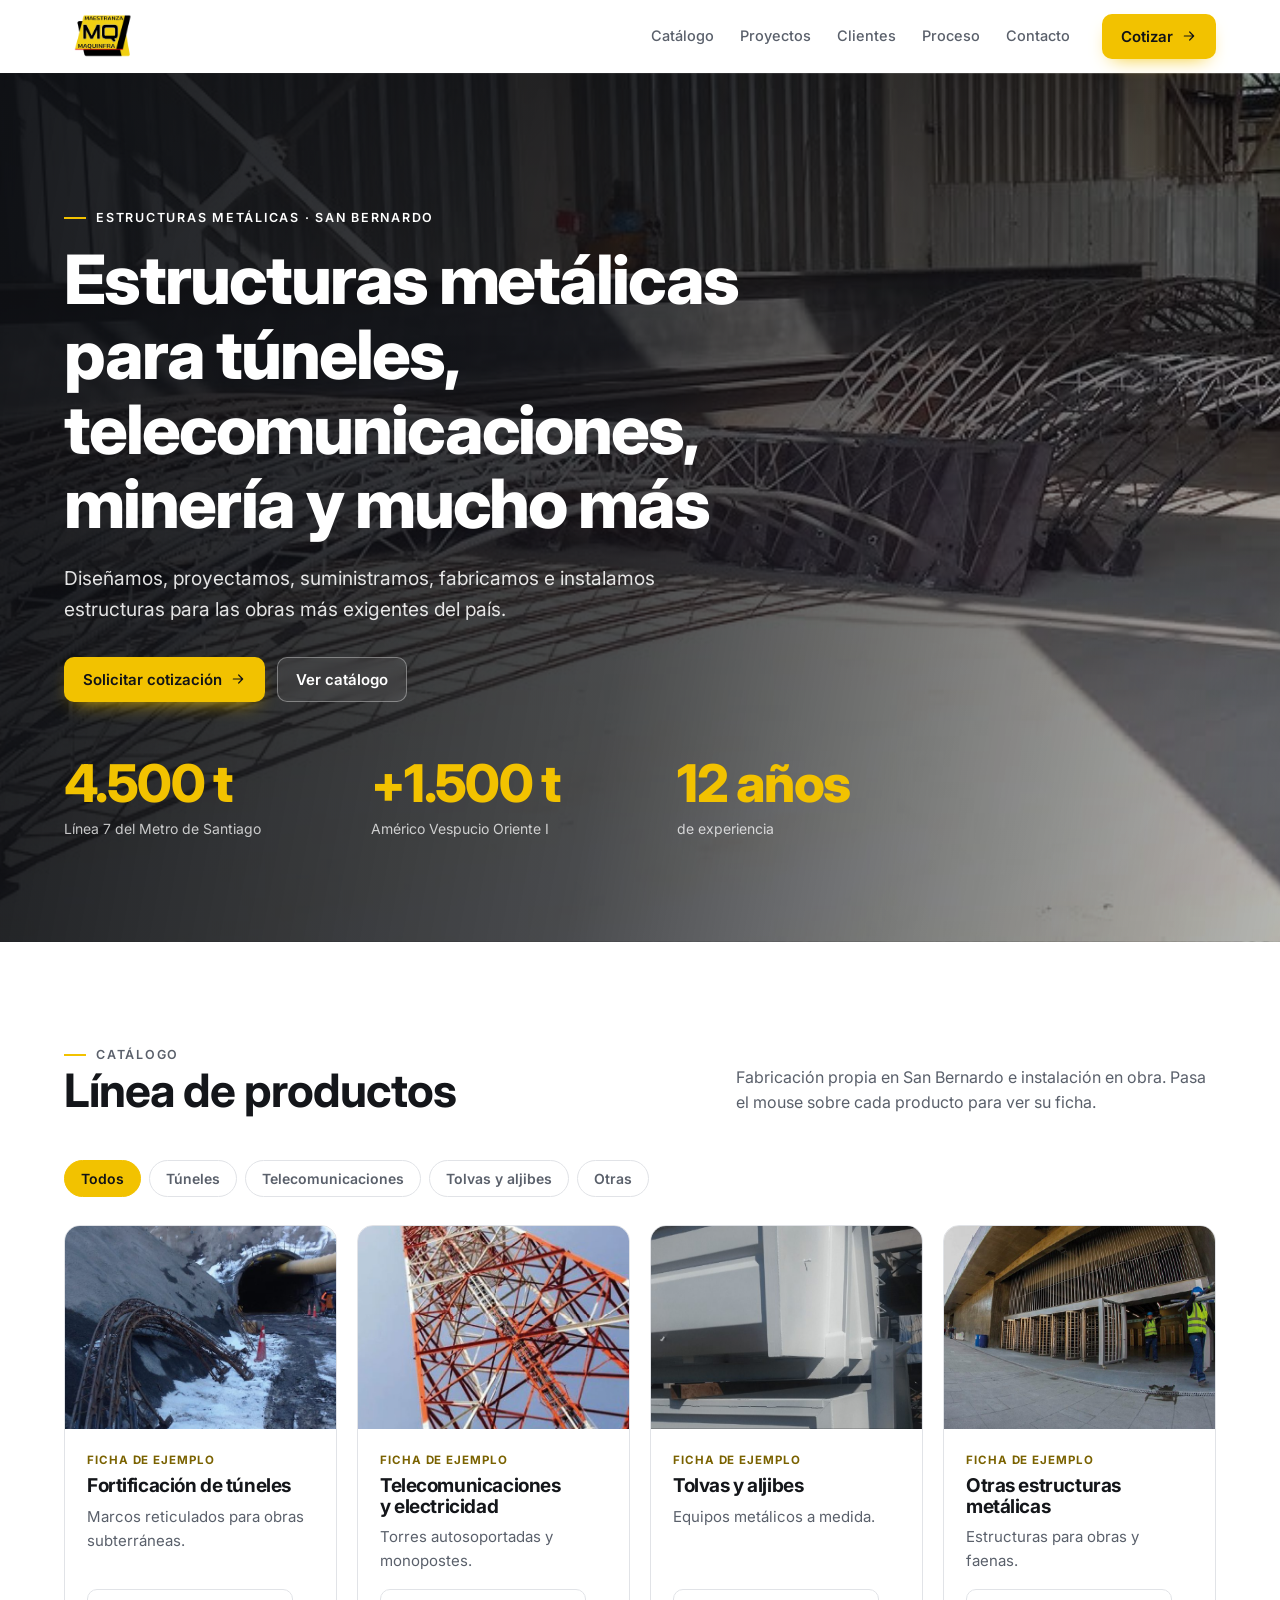
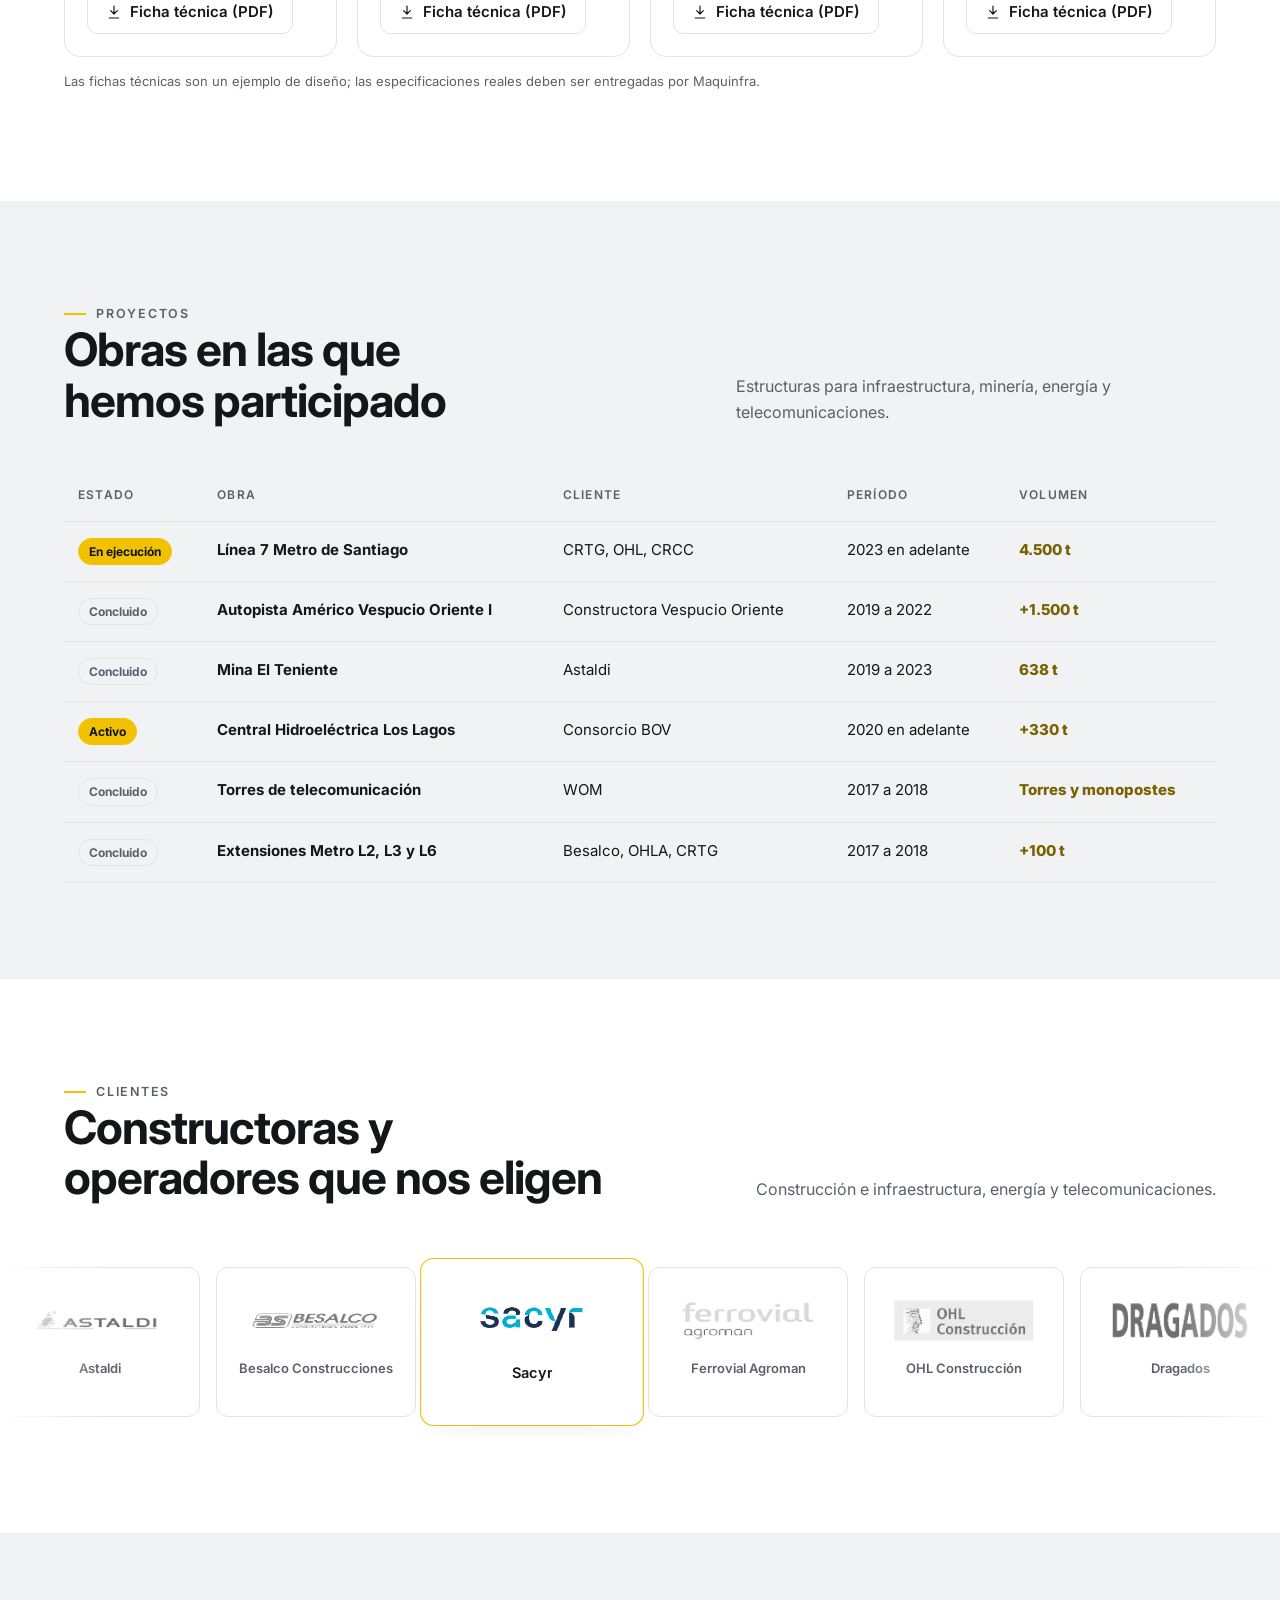
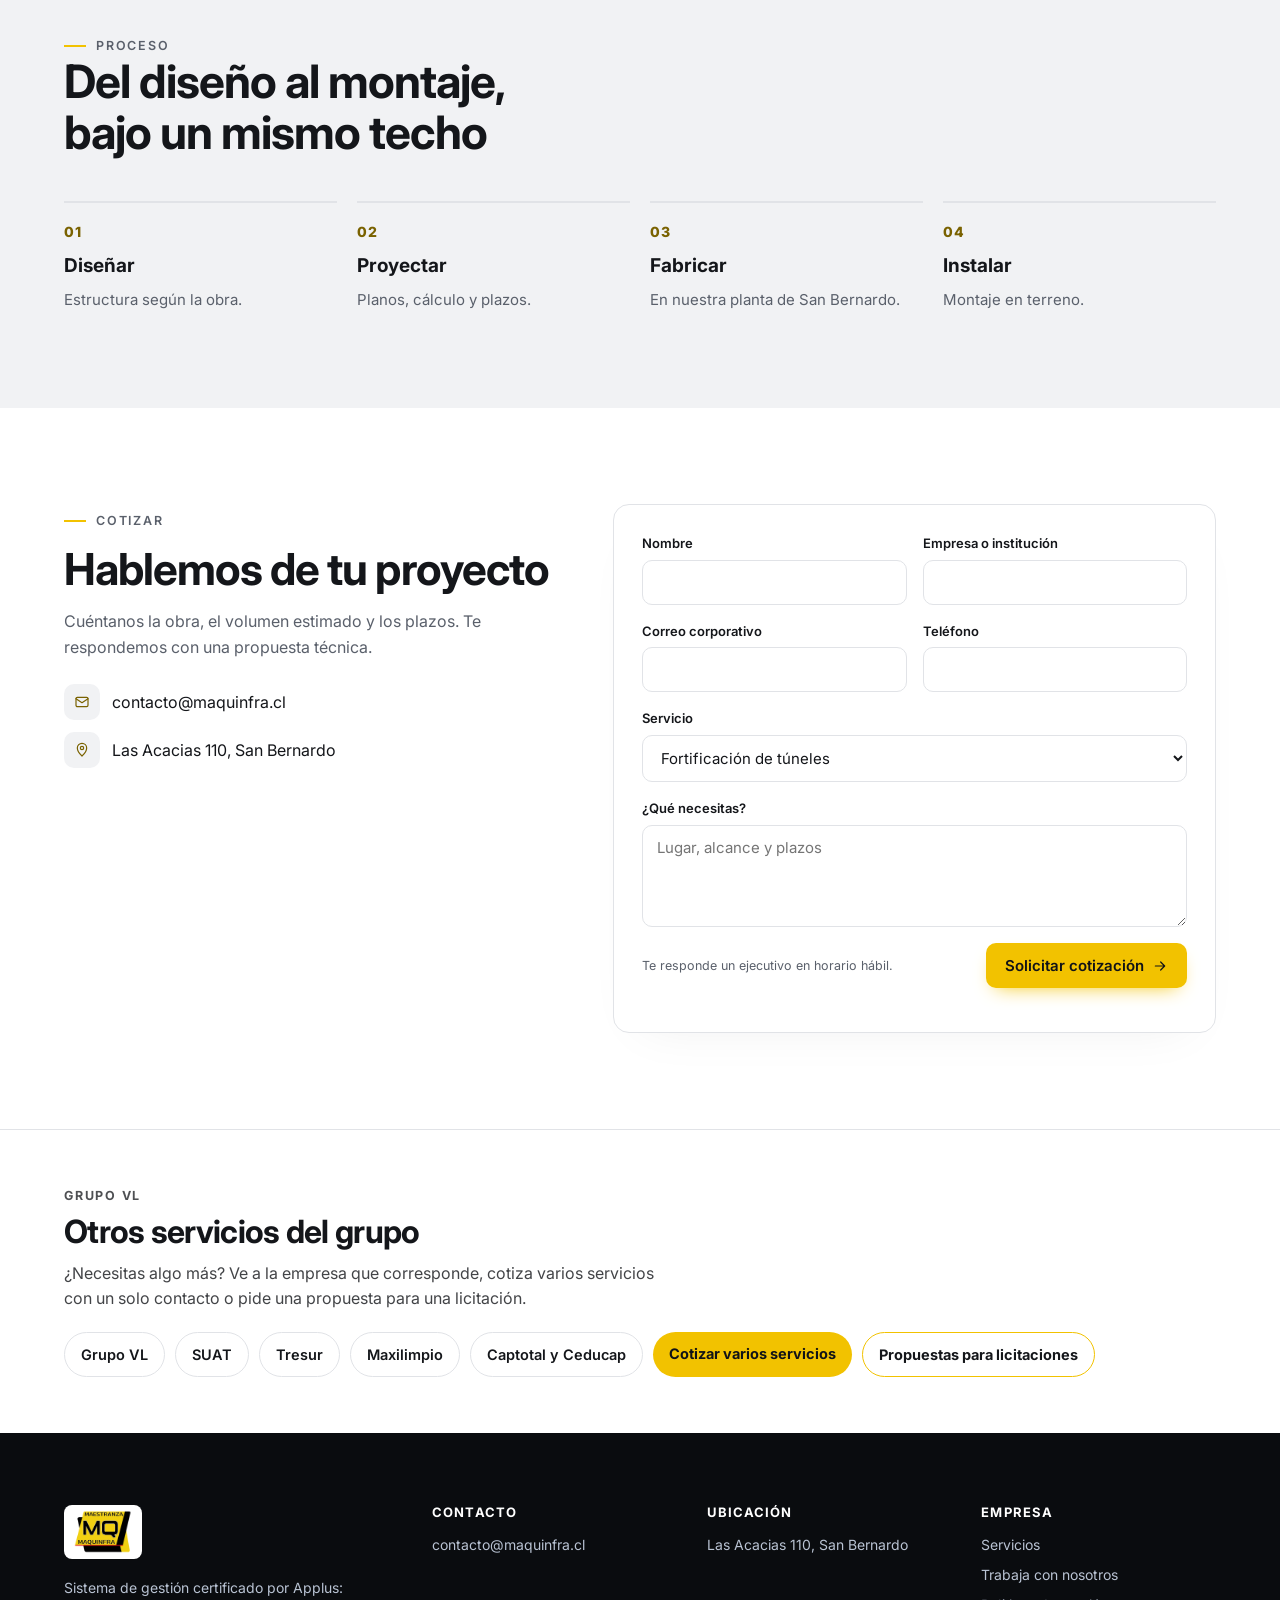
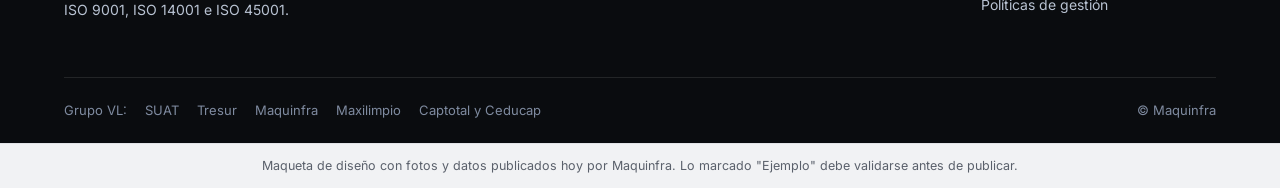
<file: familia-c/maquinfra/index.html>
<!doctype html><html lang="es"><head><meta charset="utf-8"><meta name="robots" content="noindex,nofollow"><meta name=viewport content="width=device-width,initial-scale=1,viewport-fit=cover"><style>:root{color-scheme:light;box-sizing:border-box;padding-top:env(safe-area-inset-top,0px);padding-bottom:env(safe-area-inset-bottom,0px)}html{scroll-padding-top:env(safe-area-inset-top,0px)}body{margin:0;padding:0;font:14px -apple-system,BlinkMacSystemFont,sans-serif;background:#faf9f5;color:#141413}img{max-width:100%}[hidden]:not([hidden=until-found i]){display:none!important}</style></head><body>
<title>Maquinfra Estructuras Metálicas</title>
<link rel="stylesheet" href="https://fonts.googleapis.com/css2?family=Inter:wght@400;500;600;700;800&display=swap">
<style>
/* ===== BASE COMPARTIDA =====
   UX: una sola base técnica para las cuatro empresas (rendimiento y mantención),
   pero cada sitio tiene su propio orden, módulo estrella y paleta. Así se rompe el "sitio folleto" idéntico. */
:root{
  --bg:#FFFFFF; --bg2:#F4F6F9; --card:#FFFFFF; --ink:#0F172A; --muted:#556175; --line:#E2E8F0; --ring:rgba(15,23,42,.08);
  --font:'Inter','Helvetica Neue',Arial,sans-serif;
}
:root[data-theme="dark"]{--bg:#0A0F1A;--bg2:#0F1626;--card:#121B2D;--ink:#E8EDF5;--muted:#9AA7BB;--line:#1F2B40;--ring:rgba(0,0,0,.4);color-scheme:dark}
*{box-sizing:border-box}
html{scroll-behavior:smooth}
body{margin:0;background:var(--bg);color:var(--ink);font-family:var(--font);font-size:16px;line-height:1.6;-webkit-font-smoothing:antialiased}
h1,h2,h3,h4{margin:0;letter-spacing:-.022em;line-height:1.1;text-wrap:balance}
a{color:inherit}
:focus-visible{outline:3px solid var(--acc);outline-offset:3px;border-radius:4px}
.w{max-width:1200px;margin-inline:auto;padding-inline:24px}
@media (max-width:640px){.w{padding-inline:16px}}
.sr{position:absolute;width:1px;height:1px;overflow:hidden;clip:rect(0 0 0 0)}

/* Header sticky: UX B2B, el botón de cotizar siempre a un clic sin importar el scroll */
.hd{position:sticky;top:env(safe-area-inset-top,0px);z-index:40;background:color-mix(in srgb,var(--bg) 88%,transparent);backdrop-filter:blur(14px) saturate(1.5);border-bottom:1px solid transparent;transition:border-color .3s,box-shadow .3s}
.hd.scrolled{border-bottom-color:var(--line);box-shadow:0 6px 24px -12px var(--ring)}
.hd .w{display:flex;align-items:center;gap:20px;min-height:72px;position:relative}
.logo{display:flex;align-items:center;background:#fff;border-radius:8px;padding:5px 10px}
.logo img{height:44px;width:auto;display:block}
.nav{display:flex;gap:2px;margin-left:auto}
.nav a{white-space:nowrap;font-size:14.5px;font-weight:500;text-decoration:none;color:var(--muted);padding:8px 12px;border-radius:8px;transition:color .2s,background .2s}
.nav a:hover{color:var(--ink);background:var(--bg2)}
.acts{display:flex;align-items:center;gap:8px}
.icon-btn{width:40px;height:40px;display:grid;place-items:center;border-radius:10px;border:1px solid var(--line);background:var(--card);color:var(--ink);cursor:pointer}
.icon-btn:hover{border-color:var(--muted)}
.burger{display:none}
@media (max-width:1000px){.nav{display:none;position:absolute;top:100%;left:0;right:0;flex-direction:column;background:var(--bg);border-bottom:1px solid var(--line);padding:8px 16px 16px}.nav.open{display:flex}.burger{display:grid}.hide-md{display:none!important}.acts{margin-left:auto}}

.btn{display:inline-flex;align-items:center;gap:8px;font:600 15px var(--font);text-decoration:none;border-radius:10px;padding:12px 18px;border:1px solid transparent;cursor:pointer;transition:transform .15s,background .2s,box-shadow .2s,border-color .2s;white-space:nowrap}
.btn:active{transform:translateY(1px)}
.btn svg{transition:transform .2s}
.btn:hover svg{transform:translateX(3px)}
.btn.pri{background:var(--acc);color:var(--acct);box-shadow:0 8px 20px -10px var(--acc)}
.btn.pri:hover{box-shadow:0 10px 26px -10px var(--acc)}
.btn.sec{background:transparent;color:var(--ink);border-color:var(--line)}
.btn.sec:hover{border-color:var(--ink)}
.btn.ghost{background:rgba(255,255,255,.08);color:#fff;border-color:rgba(255,255,255,.35);backdrop-filter:blur(6px)}
.btn.ghost:hover{background:rgba(255,255,255,.16)}

.eyebrow{display:inline-flex;align-items:center;gap:10px;font-size:12.5px;font-weight:600;letter-spacing:.14em;text-transform:uppercase;color:var(--link);margin:0 0 14px}
.eyebrow::before{content:"";width:22px;height:2px;background:var(--acc)}
section.s{padding-block:96px}
section.s.alt{background:var(--bg2)}
.head{display:flex;flex-wrap:wrap;justify-content:space-between;align-items:end;gap:16px 48px;margin-bottom:44px}
.head h2{font-size:clamp(30px,3.6vw,46px);font-weight:700;max-width:18ch}
.head p{margin:0;color:var(--muted);max-width:48ch}
@media (max-width:760px){section.s{padding-block:64px}.head{margin-bottom:28px}}

/* Logos monocromáticos en carrusel: UX, prueba social sin ruido visual; color al pasar el mouse */
.marq{overflow:hidden;-webkit-mask:linear-gradient(90deg,transparent,#000 8%,#000 92%,transparent);mask:linear-gradient(90deg,transparent,#000 8%,#000 92%,transparent)}
.track{display:flex;gap:16px;width:max-content;animation:mq 50s linear infinite}
.marq:hover .track{animation-play-state:paused}
@keyframes mq{to{transform:translateX(calc(-50% - 8px))}}
.lg{flex:none;width:170px;height:92px;display:grid;place-items:center;background:#fff;border:1px solid var(--line);border-radius:12px;padding:14px}
.lg img{max-width:100%;max-height:56px;object-fit:contain;filter:grayscale(1) contrast(1.1);opacity:.7;transition:filter .3s,opacity .3s}
.lg:hover img{filter:none;opacity:1}
@media (prefers-reduced-motion:reduce){html{scroll-behavior:auto}.track{animation:none;flex-wrap:wrap;width:auto;justify-content:center}.track .dup{display:none}*{transition:none!important}}

/* Contacto */
.contact{display:grid;grid-template-columns:minmax(0,.9fr) minmax(0,1.1fr);gap:56px;align-items:start}
.contact h2{font-size:clamp(30px,3.6vw,44px);font-weight:700}
.contact p{color:var(--muted)}
.cl{list-style:none;margin:24px 0 0;padding:0;display:grid;gap:12px}
.cl li{display:flex;gap:12px;align-items:center}
.cl li span.i{width:36px;height:36px;border-radius:10px;display:grid;place-items:center;background:var(--bg2);color:var(--link);flex:none}
form.fm{background:var(--card);border:1px solid var(--line);border-radius:16px;padding:28px;display:grid;grid-template-columns:1fr 1fr;gap:16px;box-shadow:0 20px 50px -30px var(--ring)}
form.fm label{display:flex;flex-direction:column;gap:6px;font-size:13px;font-weight:600;min-width:0}
form.fm input,form.fm select,form.fm textarea{font:400 15px var(--font);padding:12px 14px;border-radius:10px;border:1px solid var(--line);background:var(--bg);color:var(--ink);width:100%;min-width:0;transition:border-color .2s,box-shadow .2s}
form.fm input:focus,form.fm select:focus,form.fm textarea:focus{outline:none;border-color:var(--acc);box-shadow:0 0 0 4px color-mix(in srgb,var(--acc) 20%,transparent)}
form.fm .full{grid-column:1/-1}
form.fm .row{grid-column:1/-1;display:flex;justify-content:space-between;align-items:center;gap:12px;flex-wrap:wrap}
form.fm small{color:var(--muted);font-size:12.5px}
.ok{grid-column:1/-1;color:#10915A;font-weight:600;font-size:14px}
@media (max-width:860px){.contact{grid-template-columns:1fr;gap:32px}form.fm{grid-template-columns:1fr;padding:20px}}

/* Footer limpio: UX, solo datos útiles; nada de texto de relleno */
footer.ft{background:var(--foot);color:#B9C3D3;font-size:14px}
footer .top{display:grid;grid-template-columns:1.4fr repeat(3,minmax(0,1fr));gap:40px;padding-block:72px 48px}
footer h4{color:#fff;font-size:13px;letter-spacing:.08em;text-transform:uppercase;margin-bottom:14px}
footer p{margin:0 0 8px}footer a{text-decoration:none}footer a:hover{color:#fff}
footer .bt{border-top:1px solid rgba(255,255,255,.1);padding-block:22px;display:flex;flex-wrap:wrap;justify-content:space-between;gap:10px;font-size:13px;color:#7F8BA0}
footer .grp{display:flex;flex-wrap:wrap;gap:6px 18px}
@media (max-width:860px){footer .top{grid-template-columns:1fr 1fr}}
@media (max-width:520px){footer .top{grid-template-columns:1fr}}
.badge{display:inline-flex;align-items:center;gap:6px;font-size:12px;font-weight:600;border:1px solid var(--line);border-radius:99px;padding:3px 10px;color:var(--muted)}
.note{font-size:13px;color:var(--muted);margin-top:14px}
#toast{position:fixed;left:50%;bottom:calc(24px + env(safe-area-inset-bottom,0px));transform:translate(-50%,10px);background:var(--ink);color:var(--bg);padding:12px 18px;border-radius:12px;font-size:14px;opacity:0;pointer-events:none;transition:opacity .25s,transform .25s;z-index:60;max-width:calc(100% - 32px);box-shadow:0 10px 30px -10px rgba(0,0,0,.4)}
#toast.on{opacity:1;transform:translate(-50%,0)}
.mock{font-size:12.5px;text-align:center;color:var(--muted);background:var(--bg2);border-top:1px solid var(--line);padding:12px 16px;margin:0}
[hidden]{display:none!important}

/* ===== Componentes comunes ===== */
.hide-sm{display:inline-flex}
@media (max-width:560px){.hide-sm{display:none}}
.hero{position:relative;color:#fff;background-color:#0b1220;background-image:var(--ov),var(--hero);background-size:cover;background-position:center;isolation:isolate}
.hero .w{padding-block:clamp(64px,10vw,140px) clamp(56px,8vw,110px)}
.hero h1{font-size:clamp(36px,5.4vw,68px);font-weight:800;max-width:17ch;letter-spacing:-.03em}
.hero .lead{font-size:clamp(17px,1.5vw,20px);max-width:58ch;color:rgba(255,255,255,.88);margin:22px 0 32px}
.hero .eyebrow{color:#fff}
.cta{display:flex;flex-wrap:wrap;gap:12px}
.facts{display:grid;grid-template-columns:repeat(3,minmax(0,1fr));gap:0;background:var(--card);border:1px solid var(--line);border-radius:16px;margin-top:-44px;position:relative;z-index:2;box-shadow:0 24px 50px -30px var(--ring)}
.facts>div{padding:26px 28px;border-left:1px solid var(--line)}
.facts>div:first-child{border-left:0}
.facts b{display:block;font-size:clamp(28px,3.2vw,40px);font-weight:800;letter-spacing:-.03em;color:var(--link);line-height:1.1}
.facts span{display:block;font-size:14px;color:var(--muted);margin-top:6px}
@media (max-width:760px){.facts{grid-template-columns:1fr}.facts>div{border-left:0;border-top:1px solid var(--line);padding:18px 20px}.facts>div:first-child{border-top:0}}
.grid{display:grid;gap:20px}
.g2{grid-template-columns:repeat(2,minmax(0,1fr))}.g3{grid-template-columns:repeat(3,minmax(0,1fr))}.g4{grid-template-columns:repeat(4,minmax(0,1fr))}
@media (max-width:980px){.g4,.g3{grid-template-columns:repeat(2,minmax(0,1fr))}}
@media (max-width:640px){.g4,.g3,.g2{grid-template-columns:1fr}}
.card{background:var(--card);border:1px solid var(--line);border-radius:16px;overflow:hidden;transition:transform .25s,box-shadow .25s,border-color .25s}
.card:hover{transform:translateY(-4px);box-shadow:0 22px 44px -24px var(--ring);border-color:color-mix(in srgb,var(--acc) 55%,var(--line))}
.card .body{padding:22px}
.card h3{font-size:19px;font-weight:700;margin-bottom:8px}
.card p{margin:0;color:var(--muted);font-size:15px}
.more{display:inline-flex;align-items:center;gap:6px;margin-top:14px;font-weight:600;font-size:14.5px;color:var(--link);text-decoration:none}
.more svg{transition:transform .2s}.card:hover .more svg,.more:hover svg{transform:translateX(4px)}
.steps{counter-reset:s;display:grid;grid-template-columns:repeat(var(--n,3),minmax(0,1fr));gap:20px}
.steps li{list-style:none;counter-increment:s;border-top:2px solid var(--line);padding-top:18px}
.steps li::before{content:counter(s,decimal-leading-zero);display:block;font-weight:800;font-size:14px;color:var(--link);letter-spacing:.1em;margin-bottom:8px}
.steps b{display:block;font-size:19px;margin-bottom:6px}.steps p{margin:0;color:var(--muted);font-size:15px}
ul.steps{padding:0;margin:0}
@media (max-width:760px){.steps{grid-template-columns:1fr}}
/* Pestañas / interruptor segmentado */
.seg{display:inline-flex;background:var(--bg2);border:1px solid var(--line);border-radius:12px;padding:4px;gap:4px;max-width:100%;flex-wrap:wrap}
.seg [role=tab]{font:600 15px var(--font);border:0;background:transparent;color:var(--muted);padding:11px 18px;border-radius:9px;cursor:pointer;display:inline-flex;align-items:center;gap:8px;transition:background .2s,color .2s,box-shadow .2s}
.seg [role=tab]:hover{color:var(--ink)}
.seg [role=tab][aria-selected=true]{background:var(--card);color:var(--ink);box-shadow:0 2px 10px -4px var(--ring),inset 0 0 0 1px var(--line)}
.panel{display:grid;grid-template-columns:minmax(0,1.05fr) minmax(0,.95fr);gap:44px;align-items:center;margin-top:32px}
.panel .ph{border-radius:16px;overflow:hidden;aspect-ratio:4/3;background:var(--bg2)}
.panel .ph img{width:100%;height:100%;object-fit:cover;display:block;transition:transform .6s}
.panel:hover .ph img{transform:scale(1.03)}
.panel h3{font-size:clamp(24px,2.6vw,32px);font-weight:700;margin-bottom:12px}
.panel p{color:var(--muted);margin:0 0 18px}
.tick{list-style:none;padding:0;margin:0 0 24px;display:grid;gap:10px}
.tick li{display:flex;gap:10px;align-items:flex-start}
.tick li svg{flex:none;margin-top:3px;color:var(--link)}
@media (max-width:860px){.panel{grid-template-columns:1fr;gap:24px}}

/* Maquinfra: acero + amarillo de marca (#F2C200). La propuesta sugería naranja, pero su identidad es amarillo y negro. Arranca en modo oscuro premium */
:root{--acc:#F2C200;--acct:#111317;--link:#7A6200;--foot:#0A0C0F;--ov:linear-gradient(100deg,rgba(12,14,18,.95) 0%,rgba(12,14,18,.75) 50%,rgba(12,14,18,.3) 100%);
 --bg:#FFFFFF;--bg2:#F1F2F4;--card:#FFFFFF;--ink:#14161A;--muted:#5A606B;--line:#E1E3E7}
:root[data-theme="dark"]{--link:#F2C200;--bg:#0D0F13;--bg2:#12151A;--card:#171B21;--ink:#ECEEF1;--muted:#9AA1AD;--line:#252A33}
.chips{display:flex;flex-wrap:wrap;gap:8px;margin-bottom:28px}
.chip{font:600 14px var(--font);border:1px solid var(--line);background:var(--card);color:var(--muted);padding:9px 16px;border-radius:99px;cursor:pointer;transition:all .2s}
.chip:hover{color:var(--ink);border-color:var(--muted)}
.chip[aria-pressed=true]{background:var(--acc);color:var(--acct);border-color:var(--acc)}
.prod{position:relative;display:flex;flex-direction:column}
.prod .im{position:relative;aspect-ratio:4/3;overflow:hidden;background:var(--bg2)}
.prod .im img{width:100%;height:100%;object-fit:cover;display:block;transition:transform .6s}
.prod:hover .im img,.prod:focus-within .im img{transform:scale(1.07)}
/* Hover: la ficha técnica sube sobre la foto. UX: el ingeniero compara medidas sin abrir otra página */
.prod .spec{position:absolute;inset:auto 0 0 0;background:linear-gradient(0deg,rgba(10,12,15,.96),rgba(10,12,15,.82));color:#E8EBEF;padding:14px 18px;transform:translateY(100%);transition:transform .3s;font-size:13.5px}
.prod:hover .spec,.prod:focus-within .spec{transform:none}
@media (hover:none){.prod .spec{position:static;transform:none;background:var(--bg2);color:var(--ink)}}
.spec dl{margin:0;display:grid;grid-template-columns:auto 1fr;gap:4px 14px}.spec dt{opacity:.7}.spec dd{margin:0;font-weight:600}
.prod .body{display:flex;flex-direction:column;flex:1}
.prod .btn{margin-top:auto;align-self:flex-start}
.prod .body p{margin-bottom:16px}
.ex{font-size:11.5px;font-weight:700;letter-spacing:.08em;text-transform:uppercase;color:var(--link);margin-bottom:6px}
.proj{width:100%;border-collapse:collapse;font-size:15px}
.proj th,.proj td{text-align:left;padding:16px 14px;border-bottom:1px solid var(--line);vertical-align:top}
.proj th{font-size:12px;letter-spacing:.1em;text-transform:uppercase;color:var(--muted);font-weight:600}
.proj td:last-child{font-weight:800;color:var(--link);white-space:nowrap}
.proj tbody tr{transition:background .2s}.proj tbody tr:hover{background:var(--bg2)}
.st{display:inline-block;font-size:12px;font-weight:700;padding:3px 10px;border-radius:99px;border:1px solid var(--line);color:var(--muted)}
.st.on{background:var(--acc);color:var(--acct);border-color:var(--acc)}
@media (max-width:760px){.proj thead{display:none}.proj,.proj tbody,.proj tr,.proj td{display:block}.proj tr{border-bottom:1px solid var(--line);padding:14px 0}.proj td{border:0;padding:3px 0}}
.cgrid{display:grid;grid-template-columns:repeat(auto-fill,minmax(150px,1fr));gap:14px}
.cgrid .lg{width:auto}
.hero .facts{margin-top:0}
.kpis{display:grid;grid-template-columns:repeat(3,minmax(0,1fr));gap:20px;margin-top:56px;max-width:900px}
.kpis b{display:block;font-size:clamp(32px,4.2vw,52px);font-weight:800;letter-spacing:-.03em;color:var(--acc);line-height:1}
.kpis span{display:block;font-size:14px;color:rgba(255,255,255,.75);margin-top:8px}
@media (max-width:640px){.kpis{grid-template-columns:1fr;gap:16px;margin-top:36px}}
</style>
<div id="top"></div>
<header class="hd"><div class="w">
<a class="logo" href="#top" aria-label="Maquinfra, inicio"><img src="img/m/logo.png" alt="Maquinfra"></a>
<nav class="nav" id="nav" aria-label="Principal"><a href="#catalogo">Catálogo</a><a href="#proyectos">Proyectos</a><a href="#clientes">Clientes</a><a href="#proceso">Proceso</a><a href="#cotizar">Contacto</a></nav>
<div class="acts"><a class="btn pri hide-sm" href="#cotizar">Cotizar <svg width="16" height="16" viewBox="0 0 24 24" fill="none" stroke="currentColor" stroke-width="1.8" stroke-linecap="round" stroke-linejoin="round" aria-hidden="true"><path d="M5 12h14M13 6l6 6-6 6"/></svg></a><button class="icon-btn burger" id="burger" type="button" aria-label="Menú" aria-expanded="false" aria-controls="nav"><svg width="18" height="18" viewBox="0 0 24 24" fill="none" stroke="currentColor" stroke-width="1.8" stroke-linecap="round" stroke-linejoin="round" aria-hidden="true"><path d="M4 7h16M4 12h16M4 17h16"/></svg></button></div>
</div></header>

<section class="hero" style="--hero:url(img/m/ban2.jpg)"><div class="w">
<p class="eyebrow">Estructuras metálicas · San Bernardo</p>
<h1>Estructuras metálicas para túneles, tele&shy;comunicaciones, minería y mucho más</h1>
<p class="lead">Diseñamos, proyectamos, suministramos, fabricamos e instalamos estructuras para las obras más exigentes del país.</p>
<div class="cta"><a class="btn pri" href="#cotizar">Solicitar cotización <svg width="16" height="16" viewBox="0 0 24 24" fill="none" stroke="currentColor" stroke-width="1.8" stroke-linecap="round" stroke-linejoin="round" aria-hidden="true"><path d="M5 12h14M13 6l6 6-6 6"/></svg></a><a class="btn ghost" href="#catalogo">Ver catálogo</a></div>
<!-- UX B2B: tres cifras de obra real, en amarillo sobre fondo oscuro; un ingeniero busca tonelaje y referencias antes que eslóganes -->
<div class="kpis"><div><b data-to="4500" data-suf=" t">4.500 t</b><span>Línea 7 del Metro de Santiago</span></div><div><b data-to="1500" data-pre="+" data-suf=" t">+1.500 t</b><span>Américo Vespucio Oriente I</span></div><div><b data-to="12" data-suf=" años">12 años</b><span>de experiencia</span></div></div>
</div></section>

<!-- MÓDULO ESTRELLA: catálogo interactivo con filtros, ficha al pasar el mouse y descarga de ficha técnica.
     Las fichas son de EJEMPLO (no existen publicadas); el PDF descargado lo declara -->
<section class="s" id="catalogo"><div class="w">
<div class="head"><div><p class="eyebrow">Catálogo</p><h2>Línea de productos</h2></div><p>Fabricación propia en San Bernardo e instalación en obra. Pasa el mouse sobre cada producto para ver su ficha.</p></div>
<div class="chips" role="group" aria-label="Filtrar por tipo">
<button class="chip" type="button" aria-pressed="true" data-f="all">Todos</button><button class="chip" type="button" aria-pressed="false" data-f="tun">Túneles</button><button class="chip" type="button" aria-pressed="false" data-f="tel">Telecomunicaciones</button><button class="chip" type="button" aria-pressed="false" data-f="tol">Tolvas y aljibes</button><button class="chip" type="button" aria-pressed="false" data-f="otr">Otras</button></div>
<div class="grid g4" id="cat"><article class="card prod" data-c="tun"><div class="im"><img src="img/m/fort.jpg" alt="Fortificación de túneles" loading="lazy"><div class="spec"><dl><dt>Tipo</dt><dd>Marco reticulado</dd><dt>Material</dt><dd>Acero estructural</dd><dt>Uso</dt><dd>Túneles y obras subterráneas</dd></dl></div></div>
<div class="body"><div class="ex">Ficha de ejemplo</div><h3>Fortificación de túneles</h3><p>Marcos reticulados para obras subterráneas.</p>
<button class="btn sec" type="button" data-pdf="Ficha_Marcos_Reticulados_EJEMPLO" data-title="Fortificación de túneles"><svg width="16" height="16" viewBox="0 0 24 24" fill="none" stroke="currentColor" stroke-width="1.8" stroke-linecap="round" stroke-linejoin="round" aria-hidden="true"><path d="M12 3v12M7 10l5 5 5-5M5 21h14"/></svg> Ficha técnica (PDF)</button></div></article><article class="card prod" data-c="tel"><div class="im"><img src="img/m/tower.jpg" alt="Telecomunicaciones y electricidad" loading="lazy"><div class="spec"><dl><dt>Tipo</dt><dd>Torre / monoposte</dd><dt>Altura</dt><dd>Según proyecto</dd><dt>Uso</dt><dd>Telecomunicaciones y electricidad</dd></dl></div></div>
<div class="body"><div class="ex">Ficha de ejemplo</div><h3>Telecomunicaciones y electricidad</h3><p>Torres autosoportadas y monopostes.</p>
<button class="btn sec" type="button" data-pdf="Ficha_Torres_Monopostes_EJEMPLO" data-title="Telecomunicaciones y electricidad"><svg width="16" height="16" viewBox="0 0 24 24" fill="none" stroke="currentColor" stroke-width="1.8" stroke-linecap="round" stroke-linejoin="round" aria-hidden="true"><path d="M12 3v12M7 10l5 5 5-5M5 21h14"/></svg> Ficha técnica (PDF)</button></div></article><article class="card prod" data-c="tol"><div class="im"><img src="img/m/hopper.jpg" alt="Tolvas y aljibes" loading="lazy"><div class="spec"><dl><dt>Tipo</dt><dd>Tolva / aljibe</dd><dt>Capacidad</dt><dd>A medida</dd><dt>Uso</dt><dd>Minería y faenas</dd></dl></div></div>
<div class="body"><div class="ex">Ficha de ejemplo</div><h3>Tolvas y aljibes</h3><p>Equipos metálicos a medida.</p>
<button class="btn sec" type="button" data-pdf="Ficha_Tolvas_Aljibes_EJEMPLO" data-title="Tolvas y aljibes"><svg width="16" height="16" viewBox="0 0 24 24" fill="none" stroke="currentColor" stroke-width="1.8" stroke-linecap="round" stroke-linejoin="round" aria-hidden="true"><path d="M12 3v12M7 10l5 5 5-5M5 21h14"/></svg> Ficha técnica (PDF)</button></div></article><article class="card prod" data-c="otr"><div class="im"><img src="img/m/proy.jpg" alt="Otras estructuras metálicas" loading="lazy"><div class="spec"><dl><dt>Tipo</dt><dd>Estructura a medida</dd><dt>Proceso</dt><dd>Diseño, fabricación e instalación</dd><dt>Planta</dt><dd>San Bernardo</dd></dl></div></div>
<div class="body"><div class="ex">Ficha de ejemplo</div><h3>Otras estructuras metálicas</h3><p>Estructuras para obras y faenas.</p>
<button class="btn sec" type="button" data-pdf="Ficha_Otras_Estructuras_EJEMPLO" data-title="Otras estructuras metálicas"><svg width="16" height="16" viewBox="0 0 24 24" fill="none" stroke="currentColor" stroke-width="1.8" stroke-linecap="round" stroke-linejoin="round" aria-hidden="true"><path d="M12 3v12M7 10l5 5 5-5M5 21h14"/></svg> Ficha técnica (PDF)</button></div></article></div>
<p class="note">Las fichas técnicas son un ejemplo de diseño; las especificaciones reales deben ser entregadas por Maquinfra.</p>
</div></section>

<section class="s alt" id="proyectos"><div class="w">
<div class="head"><div><p class="eyebrow">Proyectos</p><h2>Obras en las que hemos participado</h2></div><p>Estructuras para infraestructura, minería, energía y telecomunicaciones.</p></div>
<table class="proj"><thead><tr><th>Estado</th><th>Obra</th><th>Cliente</th><th>Período</th><th>Volumen</th></tr></thead><tbody><tr><td><span class="st on">En ejecución</span></td><td><b>Línea 7 Metro de Santiago</b></td><td>CRTG, OHL, CRCC</td><td>2023 en adelante</td><td>4.500 t</td></tr><tr><td><span class="st">Concluido</span></td><td><b>Autopista Américo Vespucio Oriente I</b></td><td>Constructora Vespucio Oriente</td><td>2019 a 2022</td><td>+1.500 t</td></tr><tr><td><span class="st">Concluido</span></td><td><b>Mina El Teniente</b></td><td>Astaldi</td><td>2019 a 2023</td><td>638 t</td></tr><tr><td><span class="st on">Activo</span></td><td><b>Central Hidroeléctrica Los Lagos</b></td><td>Consorcio BOV</td><td>2020 en adelante</td><td>+330 t</td></tr><tr><td><span class="st">Concluido</span></td><td><b>Torres de telecomunicación</b></td><td>WOM</td><td>2017 a 2018</td><td>Torres y monopostes</td></tr><tr><td><span class="st">Concluido</span></td><td><b>Extensiones Metro L2, L3 y L6</b></td><td>Besalco, OHLA, CRTG</td><td>2017 a 2018</td><td>+100 t</td></tr></tbody></table>
</div></section>

<!-- Clientes en carrusel, igual que en las otras empresas (escala de grises; color al pasar el mouse) -->
<section class="s" id="clientes"><div class="w">
<div class="head"><div><p class="eyebrow">Clientes</p><h2>Constructoras y operadores que nos eligen</h2></div><p>Construcción e infraestructura, energía y telecomunicaciones.</p></div>
</div>
<div class="marq"><div class="track"><div class="lg" title="Astaldi"><img src="img/m/cl1.png" alt="Astaldi" loading="lazy"><span class="ln">Astaldi</span></div><div class="lg" title="Besalco Construcciones"><img src="img/m/cl3.png" alt="Besalco Construcciones" loading="lazy"><span class="ln">Besalco Construcciones</span></div><div class="lg" title="Sacyr"><img src="img/m/cl4.png" alt="Sacyr" loading="lazy"><span class="ln">Sacyr</span></div><div class="lg" title="Ferrovial Agroman"><img src="img/m/cl6.png" alt="Ferrovial Agroman" loading="lazy"><span class="ln">Ferrovial Agroman</span></div><div class="lg" title="OHL Construcción"><img src="img/m/cl8.png" alt="OHL Construcción" loading="lazy"><span class="ln">OHL Construcción</span></div><div class="lg" title="Dragados"><img src="img/m/cl10.png" alt="Dragados" loading="lazy"><span class="ln">Dragados</span></div><div class="lg" title="CRTG"><img src="img/m/cl11.png" alt="CRTG" loading="lazy"><span class="ln">CRTG</span></div><div class="lg" title="CRCC"><img src="img/m/cl17.png" alt="CRCC" loading="lazy"><span class="ln">CRCC</span></div><div class="lg" title="Abengoa"><img src="img/m/cl2.png" alt="Abengoa" loading="lazy"><span class="ln">Abengoa</span></div><div class="lg" title="Engie"><img src="img/m/cl7.png" alt="Engie" loading="lazy"><span class="ln">Engie</span></div><div class="lg" title="Consorcio BOV"><img src="img/m/cl5.png" alt="Consorcio BOV" loading="lazy"><span class="ln">Consorcio BOV</span></div><div class="lg" title="WOM"><img src="img/m/cl15.png" alt="WOM" loading="lazy"><span class="ln">WOM</span></div><div class="lg dup" aria-hidden="true" title="Astaldi"><img src="img/m/cl1.png" alt="Astaldi" loading="lazy"><span class="ln">Astaldi</span></div><div class="lg dup" aria-hidden="true" title="Besalco Construcciones"><img src="img/m/cl3.png" alt="Besalco Construcciones" loading="lazy"><span class="ln">Besalco Construcciones</span></div><div class="lg dup" aria-hidden="true" title="Sacyr"><img src="img/m/cl4.png" alt="Sacyr" loading="lazy"><span class="ln">Sacyr</span></div><div class="lg dup" aria-hidden="true" title="Ferrovial Agroman"><img src="img/m/cl6.png" alt="Ferrovial Agroman" loading="lazy"><span class="ln">Ferrovial Agroman</span></div><div class="lg dup" aria-hidden="true" title="OHL Construcción"><img src="img/m/cl8.png" alt="OHL Construcción" loading="lazy"><span class="ln">OHL Construcción</span></div><div class="lg dup" aria-hidden="true" title="Dragados"><img src="img/m/cl10.png" alt="Dragados" loading="lazy"><span class="ln">Dragados</span></div><div class="lg dup" aria-hidden="true" title="CRTG"><img src="img/m/cl11.png" alt="CRTG" loading="lazy"><span class="ln">CRTG</span></div><div class="lg dup" aria-hidden="true" title="CRCC"><img src="img/m/cl17.png" alt="CRCC" loading="lazy"><span class="ln">CRCC</span></div><div class="lg dup" aria-hidden="true" title="Abengoa"><img src="img/m/cl2.png" alt="Abengoa" loading="lazy"><span class="ln">Abengoa</span></div><div class="lg dup" aria-hidden="true" title="Engie"><img src="img/m/cl7.png" alt="Engie" loading="lazy"><span class="ln">Engie</span></div><div class="lg dup" aria-hidden="true" title="Consorcio BOV"><img src="img/m/cl5.png" alt="Consorcio BOV" loading="lazy"><span class="ln">Consorcio BOV</span></div><div class="lg dup" aria-hidden="true" title="WOM"><img src="img/m/cl15.png" alt="WOM" loading="lazy"><span class="ln">WOM</span></div></div></div>
</section>

<section class="s alt" id="proceso"><div class="w">
<div class="head"><div><p class="eyebrow">Proceso</p><h2>Del diseño al montaje, bajo un mismo techo</h2></div></div>
<ul class="steps" style="--n:4"><li><b>Diseñar</b><p>Estructura según la obra.</p></li><li><b>Proyectar</b><p>Planos, cálculo y plazos.</p></li><li><b>Fabricar</b><p>En nuestra planta de San Bernardo.</p></li><li><b>Instalar</b><p>Montaje en terreno.</p></li></ul>
</div></section>

<section class="s" id="cotizar"><div class="w contact">
<div><p class="eyebrow">Cotizar</p><h2>Hablemos de tu proyecto</h2><p>Cuéntanos la obra, el volumen estimado y los plazos. Te respondemos con una propuesta técnica.</p>
<ul class="cl"><li><span class="i"><svg width="16" height="16" viewBox="0 0 24 24" fill="none" stroke="currentColor" stroke-width="1.8" stroke-linecap="round" stroke-linejoin="round" aria-hidden="true"><rect x="3" y="5" width="18" height="14" rx="2"/><path d="M3 7l9 6 9-6"/></svg></span>contacto@maquinfra.cl</li><li><span class="i"><svg width="16" height="16" viewBox="0 0 24 24" fill="none" stroke="currentColor" stroke-width="1.8" stroke-linecap="round" stroke-linejoin="round" aria-hidden="true"><path d="M12 21s-7-6.2-7-12a7 7 0 0 1 14 0c0 5.8-7 12-7 12z"/><circle cx="12" cy="9" r="2.5"/></svg></span>Las Acacias 110, San Bernardo</li></ul></div>
<!-- UX B2B: 6 campos, con el servicio preseleccionable, para que comercial reciba la solicitud ya clasificada -->
<form class="fm" id="fm" data-mail="contacto@maquinfra.cl" novalidate>
<label for="f1">Nombre<input id="f1" autocomplete="name"></label><label for="f2">Empresa o institución<input id="f2" autocomplete="organization"></label>
<label for="f3">Correo corporativo<input id="f3" type="email" autocomplete="email"></label><label for="f4">Teléfono<input id="f4" type="tel" autocomplete="tel"></label>
<label for="f5" class="full">Servicio<select id="f5"><option>Fortificación de túneles</option><option>Telecomunicaciones y electricidad</option><option>Tolvas y aljibes</option><option>Otras estructuras metálicas</option></select></label>
<label for="f6" class="full">¿Qué necesitas?<textarea id="f6" rows="4" placeholder="Lugar, alcance y plazos"></textarea></label>
<div class="row"><small>Te responde un ejecutivo en horario hábil.</small><button class="btn pri" type="submit">Solicitar cotización <svg width="16" height="16" viewBox="0 0 24 24" fill="none" stroke="currentColor" stroke-width="1.8" stroke-linecap="round" stroke-linejoin="round" aria-hidden="true"><path d="M5 12h14M13 6l6 6-6 6"/></svg></button></div><div class="ok" id="fok" role="status"></div>
</form></div></section>

<section id="grupo-vl" style="padding:56px 0;border-top:1px solid var(--line,#E2E8F0)"><div style="max-width:1200px;margin:0 auto;padding:0 24px"><p style="margin:0 0 8px;font-size:12.5px;font-weight:700;letter-spacing:.14em;text-transform:uppercase;opacity:.75">Grupo VL</p><h2 style="margin:0 0 10px;font-size:clamp(24px,3vw,32px);line-height:1.15">Otros servicios del grupo</h2><p style="margin:0 0 20px;opacity:.8;max-width:60ch">¿Necesitas algo más? Ve a la empresa que corresponde, cotiza varios servicios con un solo contacto o pide una propuesta para una licitación.</p><div style="display:flex;flex-wrap:wrap;gap:10px"><a href="../grupovl/" style="display:inline-block;padding:10px 16px;border:1px solid var(--line,#CBD5E1);border-radius:99px;text-decoration:none;color:inherit;font-weight:600;font-size:14.5px;background:var(--card,transparent)">Grupo VL</a><a href="../suat/" style="display:inline-block;padding:10px 16px;border:1px solid var(--line,#CBD5E1);border-radius:99px;text-decoration:none;color:inherit;font-weight:600;font-size:14.5px;background:var(--card,transparent)">SUAT</a><a href="../tresur/" style="display:inline-block;padding:10px 16px;border:1px solid var(--line,#CBD5E1);border-radius:99px;text-decoration:none;color:inherit;font-weight:600;font-size:14.5px;background:var(--card,transparent)">Tresur</a><a href="../maxilimpio/" style="display:inline-block;padding:10px 16px;border:1px solid var(--line,#CBD5E1);border-radius:99px;text-decoration:none;color:inherit;font-weight:600;font-size:14.5px;background:var(--card,transparent)">Maxilimpio</a><a href="../captotal-ceducap/" style="display:inline-block;padding:10px 16px;border:1px solid var(--line,#CBD5E1);border-radius:99px;text-decoration:none;color:inherit;font-weight:600;font-size:14.5px;background:var(--card,transparent)">Captotal y Ceducap</a><a href="../grupovl/#cotizar-varios" style="display:inline-block;padding:10px 16px;border-radius:99px;text-decoration:none;font-weight:700;font-size:14.5px;background:var(--acc,#1F4E9C);color:var(--acct,#fff)">Cotizar varios servicios</a><a href="../grupovl/#licitaciones" style="display:inline-block;padding:10px 16px;border:1px solid var(--acc,#1F4E9C);border-radius:99px;text-decoration:none;font-weight:700;font-size:14.5px;color:inherit">Propuestas para licitaciones</a></div></div></section>
<footer class="ft"><div class="w"><div class="top">
<div><span class="logo" style="display:inline-flex"><img src="img/m/logo.png" alt="Maquinfra"></span><p style="margin-top:16px;max-width:34ch">Sistema de gestión certificado por Applus: ISO 9001, ISO 14001 e ISO 45001.</p></div>
<div><h4>Contacto</h4><p>contacto@maquinfra.cl</p></div>
<div><h4>Ubicación</h4><p>Las Acacias 110, San Bernardo</p></div>
<div><h4>Empresa</h4><p><a href="#servicios">Servicios</a></p><p><a href="#" data-say="Muestra: aquí se abre Trabaja con nosotros.">Trabaja con nosotros</a></p><p><a href="#" data-say="Muestra: enlace a las Políticas de Gestión en el dominio oficial.">Políticas de gestión</a></p></div>
</div>
<div class="bt"><div class="grp"><span>Grupo VL:</span><span>SUAT</span><span>Tresur</span><span>Maquinfra</span><span>Maxilimpio</span><span>Captotal y Ceducap</span></div><span>© Maquinfra</span></div></div></footer>
<p class="mock">Maqueta de diseño con fotos y datos publicados hoy por Maquinfra. Lo marcado "Ejemplo" debe validarse antes de publicar.</p>

<div id="toast" role="status"></div>
<script>
(function(){
 var R=document.documentElement;
 function getT(){try{return localStorage.getItem('theme')}catch(e){return null}}
 function setT(t){if(t){R.setAttribute('data-theme',t)}try{t?localStorage.setItem('theme',t):0}catch(e){}paintT()}
 function isDark(){var t=R.getAttribute('data-theme');if(t)return t==='dark';return window.matchMedia&&matchMedia('(prefers-color-scheme: dark)').matches}
 function paintT(){var b=document.getElementById('theme');if(!b)return;var d=isDark();b.innerHTML=d?'<svg width="18" height="18" viewBox="0 0 24 24" fill="none" stroke="currentColor" stroke-width="1.8" stroke-linecap="round" stroke-linejoin="round" aria-hidden="true"><circle cx="12" cy="12" r="4"/><path d="M12 2v2M12 20v2M4.9 4.9l1.4 1.4M17.7 17.7l1.4 1.4M2 12h2M20 12h2M4.9 19.1l1.4-1.4M17.7 6.3l1.4-1.4"/></svg>':'<svg width="18" height="18" viewBox="0 0 24 24" fill="none" stroke="currentColor" stroke-width="1.8" stroke-linecap="round" stroke-linejoin="round" aria-hidden="true"><path d="M21 12.8A9 9 0 1 1 11.2 3a7 7 0 0 0 9.8 9.8z"/></svg>';b.setAttribute('aria-label',d?'Cambiar a modo claro':'Cambiar a modo oscuro')}
 
 window.addEventListener('DOMContentLoaded',function(){
  
  var hd=document.querySelector('.hd');function sc(){hd.classList.toggle('scrolled',window.scrollY>8)}window.addEventListener('scroll',sc,{passive:true});sc();
  var bu=document.getElementById('burger'),nv=document.getElementById('nav');
  bu.onclick=function(){var o=nv.classList.toggle('open');bu.setAttribute('aria-expanded',String(o))};
  Array.prototype.forEach.call(nv.querySelectorAll('a'),function(a){a.addEventListener('click',function(){nv.classList.remove('open');bu.setAttribute('aria-expanded','false')})});
  var toast=document.getElementById('toast');
  window.say=function(m){toast.textContent=m;toast.classList.add('on');clearTimeout(window.say.t);window.say.t=setTimeout(function(){toast.classList.remove('on')},3000)};
  document.addEventListener('click',function(e){var a=e.target.closest('[data-say]');if(a){e.preventDefault();window.say(a.getAttribute('data-say'))}});
  var f=document.getElementById('fm');if(f)f.addEventListener('submit',function(e){e.preventDefault();document.getElementById('fok').textContent='Muestra: en el sitio real la solicitud llegaría a '+f.dataset.mail+'.'});
  /* Contadores: el valor final ya está en el HTML (se ve aunque no haya animación); solo se anima al entrar en pantalla */
  var red=window.matchMedia&&matchMedia('(prefers-reduced-motion: reduce)').matches;
  if(!red&&'IntersectionObserver' in window){
   var io=new IntersectionObserver(function(es){es.forEach(function(en){if(!en.isIntersecting)return;io.unobserve(en.target);var el=en.target,to=+el.dataset.to,pre=el.dataset.pre||'',suf=el.dataset.suf||'',t0=performance.now(),d=1200;
    function fmt(n){return n.toLocaleString('es-CL')}
    function st(t){var p=Math.min(1,(t-t0)/d),e=1-Math.pow(1-p,3);el.textContent=pre+fmt(Math.round(to*e))+suf;if(p<1)requestAnimationFrame(st)}requestAnimationFrame(st)})},{threshold:.4});
   Array.prototype.forEach.call(document.querySelectorAll('[data-to]'),function(el){io.observe(el)});
  }
  Array.prototype.forEach.call(document.querySelectorAll('[data-tabs]'),function(g){
   var tabs=[].slice.call(g.querySelectorAll('[role=tab]'));
   function sel(t,f){tabs.forEach(function(x){var on=x===t;x.setAttribute('aria-selected',on);x.tabIndex=on?0:-1;var p=document.getElementById(x.getAttribute('aria-controls'));if(p)p.hidden=!on});if(f)t.focus();if(g.dataset.onsel&&window[g.dataset.onsel])window[g.dataset.onsel](t)}
   tabs.forEach(function(t,i){t.addEventListener('click',function(){sel(t)});t.addEventListener('keydown',function(e){var k=e.key,n=null;if(k==='ArrowRight')n=tabs[(i+1)%tabs.length];if(k==='ArrowLeft')n=tabs[(i-1+tabs.length)%tabs.length];if(n){e.preventDefault();sel(n,true)}})});
  });
  if(window.PAGE)window.PAGE();
 });
})();


window.PAGE=function(){
 /* Filtro del catálogo */
 var chips=document.querySelectorAll('.chip'),cards=document.querySelectorAll('#cat .prod');
 chips.forEach(function(c){c.addEventListener('click',function(){chips.forEach(function(x){x.setAttribute('aria-pressed',x===c)});var f=c.dataset.f;cards.forEach(function(k){k.hidden=!(f==='all'||k.dataset.c===f)})})});
 /* Descarga de ficha: PDF mínimo generado en el navegador (maqueta). Si el navegador bloquea la descarga, avisa por mensaje */
 function esc(s){return s.replace(/[()\\]/g,'')}
 function pdf(lines){
  var t='BT /F1 16 Tf 56 770 Td 20 TL ',i;
  lines.forEach(function(l,n){t+=(n?'T* ':'')+'('+esc(l)+') Tj '});t+='ET';
  var o=['<< /Type /Catalog /Pages 2 0 R >>','<< /Type /Pages /Kids [3 0 R] /Count 1 >>','<< /Type /Page /Parent 2 0 R /MediaBox [0 0 595 842] /Contents 4 0 R /Resources << /Font << /F1 5 0 R >> >> >>','<< /Length '+t.length+' >>\nstream\n'+t+'\nendstream','<< /Type /Font /Subtype /Type1 /BaseFont /Helvetica >>'];
  var s='%PDF-1.4\n',off=[];o.forEach(function(b,k){off.push(s.length);s+=(k+1)+' 0 obj\n'+b+'\nendobj\n'});
  var x=s.length;s+='xref\n0 6\n0000000000 65535 f \n';off.forEach(function(p){s+=('0000000000'+p).slice(-10)+' 00000 n \n'});
  s+='trailer\n<< /Size 6 /Root 1 0 R >>\nstartxref\n'+x+'\n%%EOF';return s}
 document.querySelectorAll('[data-pdf]').forEach(function(b){b.addEventListener('click',function(){
  var titulo=b.dataset.title.normalize('NFD').replace(/[̀-ͯ]/g,'');
  var d=pdf(['MAQUINFRA - FICHA TECNICA (EJEMPLO)',titulo,' ','Documento de muestra generado para la maqueta.','Las especificaciones reales deben ser entregadas','por Maquinfra antes de publicar el sitio.']);
  window.say('Muestra: aquí se descargaría la ficha técnica en PDF ('+b.dataset.pdf+'.pdf).');
 })});
};

</script>

<style id="lg-extra">
/* Carrusel de clientes. UX: el nombre bajo cada logo asegura que se lea aunque el logo sea pequeño;
   el logo que cruza el centro del carrusel toma color y crece un poco, para guiar la mirada (también se activa al pasar el cursor). */
.marq{padding-block:20px}
.lg{width:200px;height:auto;min-height:150px;display:flex;flex-direction:column;align-items:center;justify-content:center;gap:10px;padding:14px 12px;
    transition:transform .45s cubic-bezier(.2,.8,.2,1),box-shadow .45s,border-color .45s}
.lg img{max-height:68px;max-width:80%;transition:filter .45s,opacity .45s}
.lg .ln{display:-webkit-box;-webkit-line-clamp:2;-webkit-box-orient:vertical;overflow:hidden;text-align:center;font-size:13px;line-height:1.25;font-weight:600;
    color:var(--muted,#556175);transition:color .45s;min-height:2.5em}
.lg.on,.lg:hover{transform:scale(1.12);border-color:var(--acc,#1F4E9C);box-shadow:0 18px 36px -18px var(--ring,rgba(15,23,42,.25));position:relative;z-index:2}
.lg.on img,.lg:hover img{filter:none;opacity:1}
.lg.on .ln,.lg:hover .ln{color:var(--ink,#0F172A)}
.cgrid .lg,.cgrid .lg:hover{width:auto}
@media (prefers-reduced-motion:reduce){.lg{transition:none}.lg.on{transform:none}.lg:hover{transform:none}}
</style>
<script>
/* Microinteracción: cada 120 ms marca como activo el logo más cercano al centro del carrusel.
   Se detiene cuando el carrusel no está en pantalla y no corre si el usuario pidió menos movimiento. */
(function(){
 var m=document.querySelector('.marq');if(!m)return;
 var items=[].slice.call(m.querySelectorAll('.lg')),t=null;
 if(window.matchMedia&&matchMedia('(prefers-reduced-motion: reduce)').matches)return;
 function tick(){var r=m.getBoundingClientRect(),cx=r.left+r.width/2,best=null,bd=1e9;
  items.forEach(function(it){var b=it.getBoundingClientRect(),d=Math.abs(b.left+b.width/2-cx);if(d<bd){bd=d;best=it}});
  items.forEach(function(it){it.classList.toggle('on',it===best)})}
 function go(){if(!t){tick();t=setInterval(tick,120)}}
 function stop(){clearInterval(t);t=null}
 if('IntersectionObserver' in window){new IntersectionObserver(function(es){es[0].isIntersecting?go():stop()},{threshold:.1}).observe(m)}else{go()}
})();
</script>
</body></html>
</file>
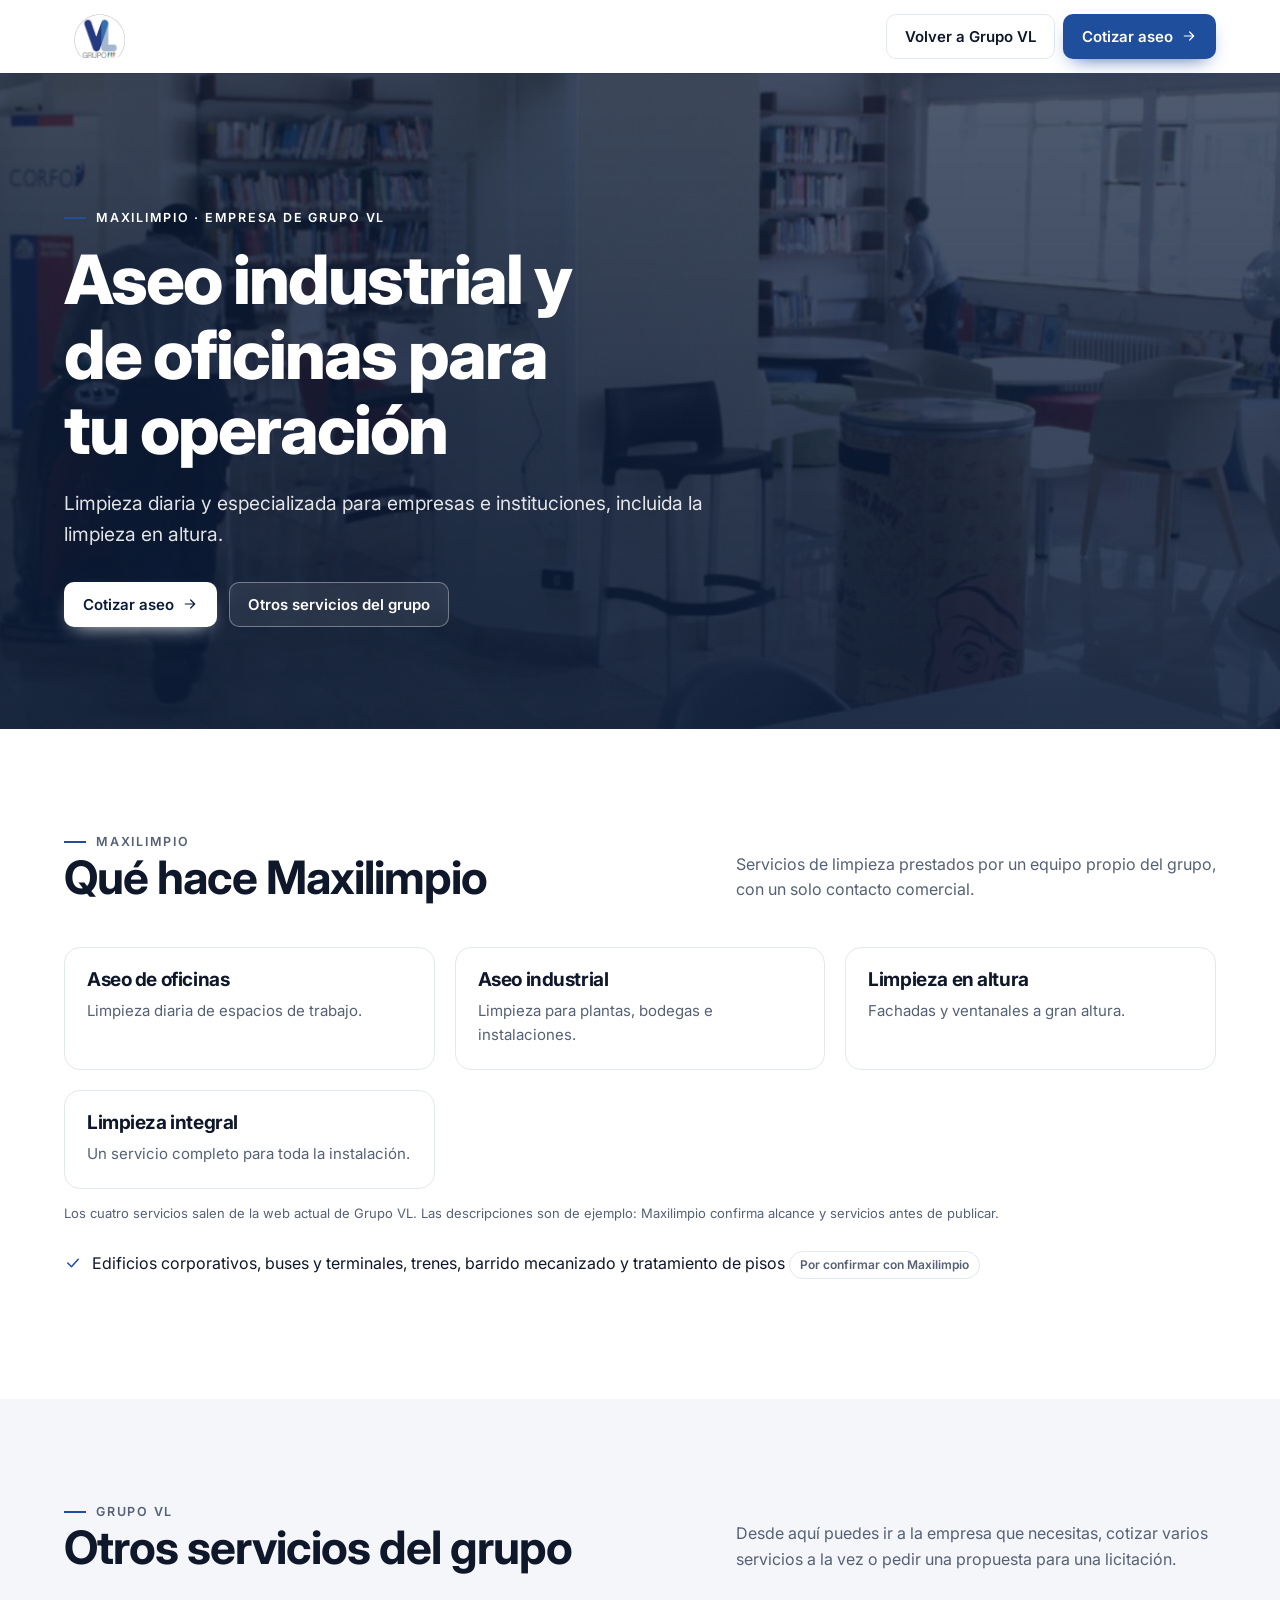
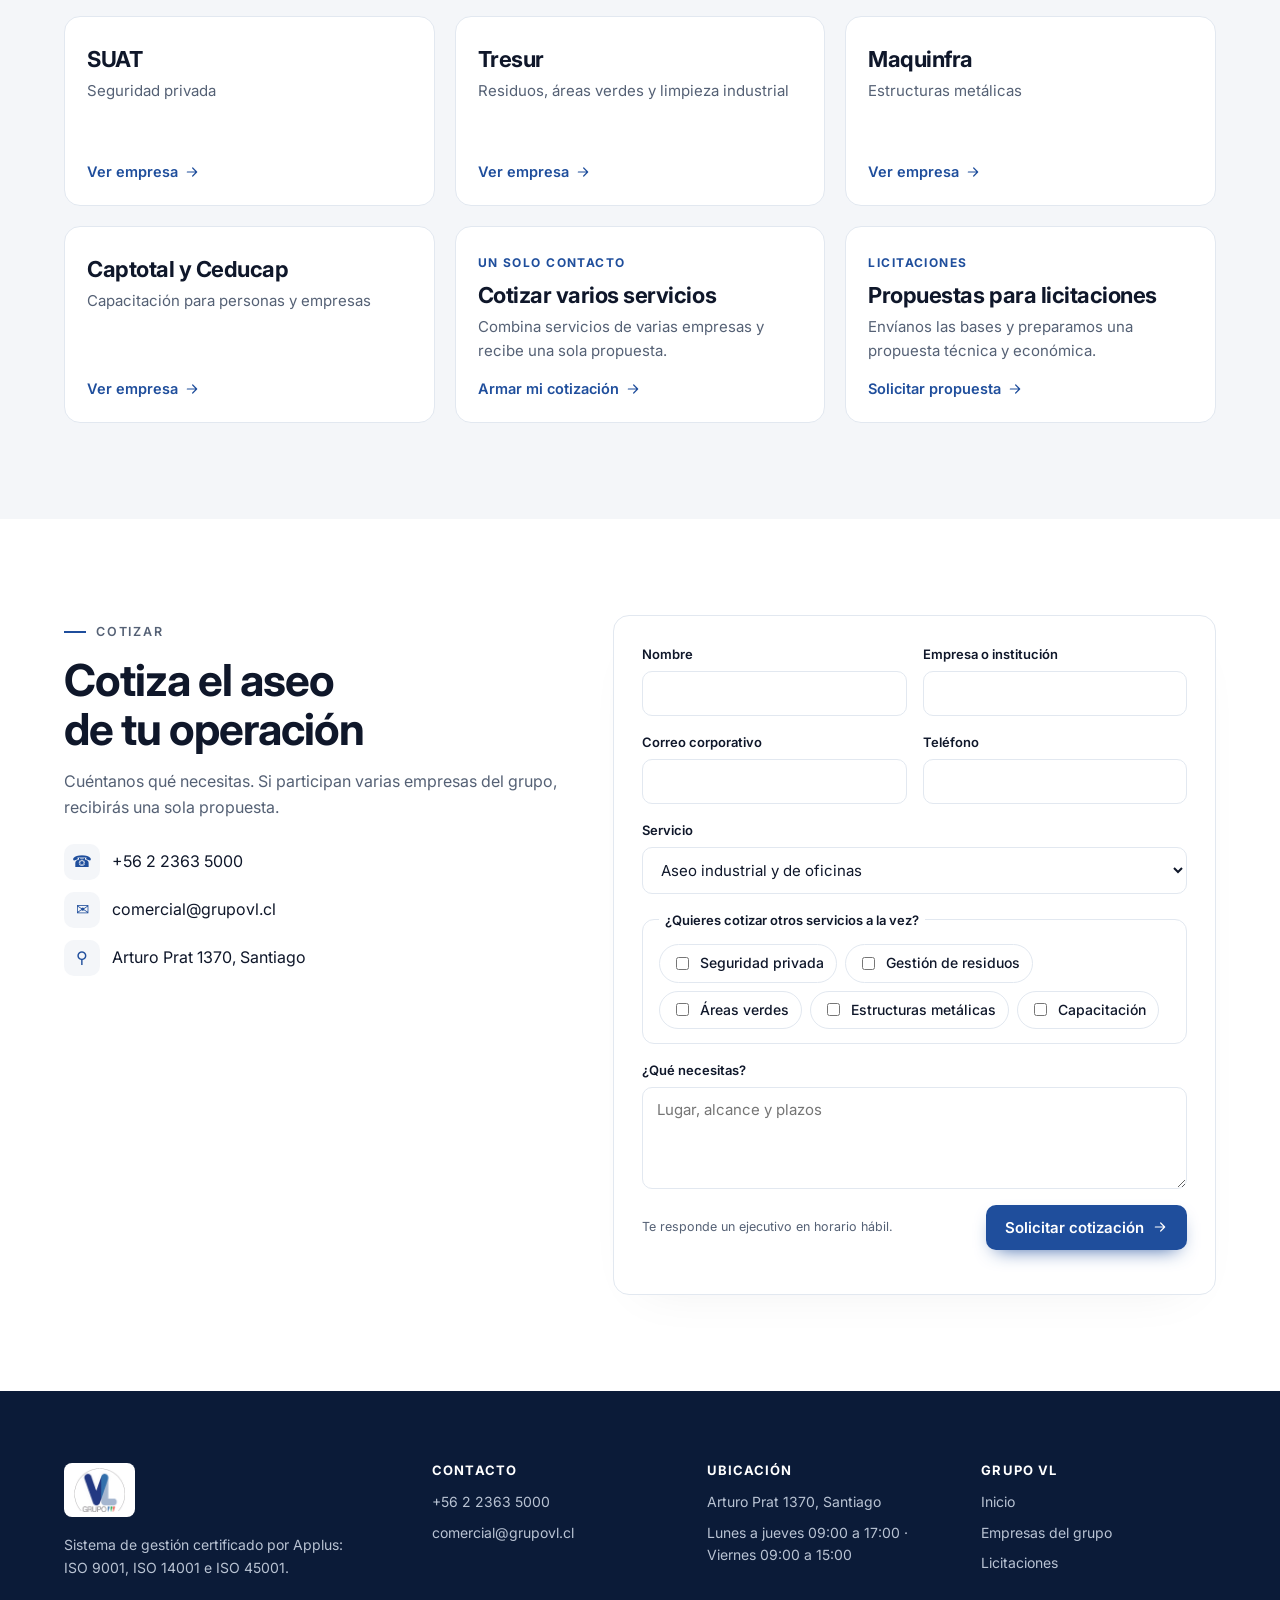
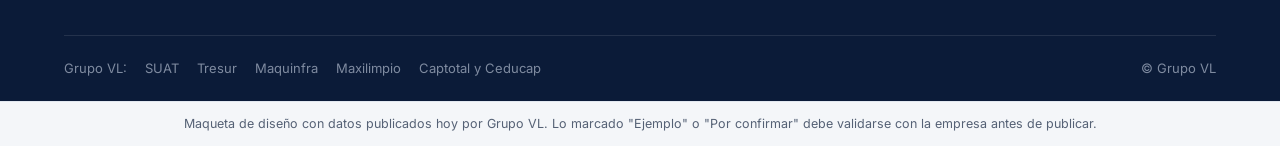
<file: familia-c/maxilimpio/index.html>
<!doctype html><html lang="es"><head><meta charset="utf-8"><meta name="robots" content="noindex,nofollow"><meta name=viewport content="width=device-width,initial-scale=1,viewport-fit=cover"><style>:root{color-scheme:light;box-sizing:border-box;padding-top:env(safe-area-inset-top,0px);padding-bottom:env(safe-area-inset-bottom,0px)}html{scroll-padding-top:env(safe-area-inset-top,0px)}body{margin:0;padding:0;font:14px -apple-system,BlinkMacSystemFont,sans-serif;background:#faf9f5;color:#141413}img{max-width:100%}[hidden]:not([hidden=until-found i]){display:none!important}</style></head><body>
<title>Maxilimpio | Grupo VL</title>
<link rel="stylesheet" href="https://fonts.googleapis.com/css2?family=Inter:wght@400;500;600;700;800&display=swap">
<style>
/* ===== BASE COMPARTIDA =====
   UX: una sola base técnica para las cuatro empresas (rendimiento y mantención),
   pero cada sitio tiene su propio orden, módulo estrella y paleta. Así se rompe el "sitio folleto" idéntico. */
:root{
  --bg:#FFFFFF; --bg2:#F4F6F9; --card:#FFFFFF; --ink:#0F172A; --muted:#556175; --line:#E2E8F0; --ring:rgba(15,23,42,.08);
  --font:'Inter','Helvetica Neue',Arial,sans-serif;
}
:root[data-theme="dark"]{--bg:#0A0F1A;--bg2:#0F1626;--card:#121B2D;--ink:#E8EDF5;--muted:#9AA7BB;--line:#1F2B40;--ring:rgba(0,0,0,.4);color-scheme:dark}
*{box-sizing:border-box}
html{scroll-behavior:smooth}
body{margin:0;background:var(--bg);color:var(--ink);font-family:var(--font);font-size:16px;line-height:1.6;-webkit-font-smoothing:antialiased}
h1,h2,h3,h4{margin:0;letter-spacing:-.022em;line-height:1.1;text-wrap:balance}
a{color:inherit}
:focus-visible{outline:3px solid var(--acc);outline-offset:3px;border-radius:4px}
.w{max-width:1200px;margin-inline:auto;padding-inline:24px}
@media (max-width:640px){.w{padding-inline:16px}}
.sr{position:absolute;width:1px;height:1px;overflow:hidden;clip:rect(0 0 0 0)}

/* Header sticky: UX B2B, el botón de cotizar siempre a un clic sin importar el scroll */
.hd{position:sticky;top:env(safe-area-inset-top,0px);z-index:40;background:color-mix(in srgb,var(--bg) 88%,transparent);backdrop-filter:blur(14px) saturate(1.5);border-bottom:1px solid transparent;transition:border-color .3s,box-shadow .3s}
.hd.scrolled{border-bottom-color:var(--line);box-shadow:0 6px 24px -12px var(--ring)}
.hd .w{display:flex;align-items:center;gap:20px;min-height:72px;position:relative}
.logo{display:flex;align-items:center;background:#fff;border-radius:8px;padding:5px 10px}
.logo img{height:44px;width:auto;display:block}
.nav{display:flex;gap:2px;margin-left:auto}
.nav a{white-space:nowrap;font-size:14.5px;font-weight:500;text-decoration:none;color:var(--muted);padding:8px 12px;border-radius:8px;transition:color .2s,background .2s}
.nav a:hover{color:var(--ink);background:var(--bg2)}
.acts{display:flex;align-items:center;gap:8px}
.icon-btn{width:40px;height:40px;display:grid;place-items:center;border-radius:10px;border:1px solid var(--line);background:var(--card);color:var(--ink);cursor:pointer}
.icon-btn:hover{border-color:var(--muted)}
.burger{display:none}
@media (max-width:1000px){.nav{display:none;position:absolute;top:100%;left:0;right:0;flex-direction:column;background:var(--bg);border-bottom:1px solid var(--line);padding:8px 16px 16px}.nav.open{display:flex}.burger{display:grid}.hide-md{display:none!important}.acts{margin-left:auto}}

.btn{display:inline-flex;align-items:center;gap:8px;font:600 15px var(--font);text-decoration:none;border-radius:10px;padding:12px 18px;border:1px solid transparent;cursor:pointer;transition:transform .15s,background .2s,box-shadow .2s,border-color .2s;white-space:nowrap}
.btn:active{transform:translateY(1px)}
.btn svg{transition:transform .2s}
.btn:hover svg{transform:translateX(3px)}
.btn.pri{background:var(--acc);color:var(--acct);box-shadow:0 8px 20px -10px var(--acc)}
.btn.pri:hover{box-shadow:0 10px 26px -10px var(--acc)}
.btn.sec{background:transparent;color:var(--ink);border-color:var(--line)}
.btn.sec:hover{border-color:var(--ink)}
.btn.ghost{background:rgba(255,255,255,.08);color:#fff;border-color:rgba(255,255,255,.35);backdrop-filter:blur(6px)}
.btn.ghost:hover{background:rgba(255,255,255,.16)}

.eyebrow{display:inline-flex;align-items:center;gap:10px;font-size:12.5px;font-weight:600;letter-spacing:.14em;text-transform:uppercase;color:var(--link);margin:0 0 14px}
.eyebrow::before{content:"";width:22px;height:2px;background:var(--acc)}
section.s{padding-block:96px}
section.s.alt{background:var(--bg2)}
.head{display:flex;flex-wrap:wrap;justify-content:space-between;align-items:end;gap:16px 48px;margin-bottom:44px}
.head h2{font-size:clamp(30px,3.6vw,46px);font-weight:700;max-width:18ch}
.head p{margin:0;color:var(--muted);max-width:48ch}
@media (max-width:760px){section.s{padding-block:64px}.head{margin-bottom:28px}}

/* Logos monocromáticos en carrusel: UX, prueba social sin ruido visual; color al pasar el mouse */
.marq{overflow:hidden;-webkit-mask:linear-gradient(90deg,transparent,#000 8%,#000 92%,transparent);mask:linear-gradient(90deg,transparent,#000 8%,#000 92%,transparent)}
.track{display:flex;gap:16px;width:max-content;animation:mq 50s linear infinite}
.marq:hover .track{animation-play-state:paused}
@keyframes mq{to{transform:translateX(calc(-50% - 8px))}}
.lg{flex:none;width:170px;height:92px;display:grid;place-items:center;background:#fff;border:1px solid var(--line);border-radius:12px;padding:14px}
.lg img{max-width:100%;max-height:56px;object-fit:contain;filter:grayscale(1) contrast(1.1);opacity:.7;transition:filter .3s,opacity .3s}
.lg:hover img{filter:none;opacity:1}
@media (prefers-reduced-motion:reduce){html{scroll-behavior:auto}.track{animation:none;flex-wrap:wrap;width:auto;justify-content:center}.track .dup{display:none}*{transition:none!important}}

/* Contacto */
.contact{display:grid;grid-template-columns:minmax(0,.9fr) minmax(0,1.1fr);gap:56px;align-items:start}
.contact h2{font-size:clamp(30px,3.6vw,44px);font-weight:700}
.contact p{color:var(--muted)}
.cl{list-style:none;margin:24px 0 0;padding:0;display:grid;gap:12px}
.cl li{display:flex;gap:12px;align-items:center}
.cl li span.i{width:36px;height:36px;border-radius:10px;display:grid;place-items:center;background:var(--bg2);color:var(--link);flex:none}
form.fm{background:var(--card);border:1px solid var(--line);border-radius:16px;padding:28px;display:grid;grid-template-columns:1fr 1fr;gap:16px;box-shadow:0 20px 50px -30px var(--ring)}
form.fm label{display:flex;flex-direction:column;gap:6px;font-size:13px;font-weight:600;min-width:0}
form.fm input,form.fm select,form.fm textarea{font:400 15px var(--font);padding:12px 14px;border-radius:10px;border:1px solid var(--line);background:var(--bg);color:var(--ink);width:100%;min-width:0;transition:border-color .2s,box-shadow .2s}
form.fm input:focus,form.fm select:focus,form.fm textarea:focus{outline:none;border-color:var(--acc);box-shadow:0 0 0 4px color-mix(in srgb,var(--acc) 20%,transparent)}
form.fm .full{grid-column:1/-1}
form.fm .row{grid-column:1/-1;display:flex;justify-content:space-between;align-items:center;gap:12px;flex-wrap:wrap}
form.fm small{color:var(--muted);font-size:12.5px}
.ok{grid-column:1/-1;color:#10915A;font-weight:600;font-size:14px}
@media (max-width:860px){.contact{grid-template-columns:1fr;gap:32px}form.fm{grid-template-columns:1fr;padding:20px}}

/* Footer limpio: UX, solo datos útiles; nada de texto de relleno */
footer.ft{background:var(--foot);color:#B9C3D3;font-size:14px}
footer .top{display:grid;grid-template-columns:1.4fr repeat(3,minmax(0,1fr));gap:40px;padding-block:72px 48px}
footer h4{color:#fff;font-size:13px;letter-spacing:.08em;text-transform:uppercase;margin-bottom:14px}
footer p{margin:0 0 8px}footer a{text-decoration:none}footer a:hover{color:#fff}
footer .bt{border-top:1px solid rgba(255,255,255,.1);padding-block:22px;display:flex;flex-wrap:wrap;justify-content:space-between;gap:10px;font-size:13px;color:#7F8BA0}
footer .grp{display:flex;flex-wrap:wrap;gap:6px 18px}
@media (max-width:860px){footer .top{grid-template-columns:1fr 1fr}}
@media (max-width:520px){footer .top{grid-template-columns:1fr}}
.badge{display:inline-flex;align-items:center;gap:6px;font-size:12px;font-weight:600;border:1px solid var(--line);border-radius:99px;padding:3px 10px;color:var(--muted)}
.note{font-size:13px;color:var(--muted);margin-top:14px}
#toast{position:fixed;left:50%;bottom:calc(24px + env(safe-area-inset-bottom,0px));transform:translate(-50%,10px);background:var(--ink);color:var(--bg);padding:12px 18px;border-radius:12px;font-size:14px;opacity:0;pointer-events:none;transition:opacity .25s,transform .25s;z-index:60;max-width:calc(100% - 32px);box-shadow:0 10px 30px -10px rgba(0,0,0,.4)}
#toast.on{opacity:1;transform:translate(-50%,0)}
.mock{font-size:12.5px;text-align:center;color:var(--muted);background:var(--bg2);border-top:1px solid var(--line);padding:12px 16px;margin:0}
[hidden]{display:none!important}

/* ===== Componentes comunes ===== */
.hide-sm{display:inline-flex}
@media (max-width:560px){.hide-sm{display:none}}
.hero{position:relative;color:#fff;background-color:#0b1220;background-image:var(--ov),var(--hero);background-size:cover;background-position:center;isolation:isolate}
.hero .w{padding-block:clamp(64px,10vw,140px) clamp(56px,8vw,110px)}
.hero h1{font-size:clamp(36px,5.4vw,68px);font-weight:800;max-width:17ch;letter-spacing:-.03em}
.hero .lead{font-size:clamp(17px,1.5vw,20px);max-width:58ch;color:rgba(255,255,255,.88);margin:22px 0 32px}
.hero .eyebrow{color:#fff}
.cta{display:flex;flex-wrap:wrap;gap:12px}
.facts{display:grid;grid-template-columns:repeat(3,minmax(0,1fr));gap:0;background:var(--card);border:1px solid var(--line);border-radius:16px;margin-top:-44px;position:relative;z-index:2;box-shadow:0 24px 50px -30px var(--ring)}
.facts>div{padding:26px 28px;border-left:1px solid var(--line)}
.facts>div:first-child{border-left:0}
.facts b{display:block;font-size:clamp(28px,3.2vw,40px);font-weight:800;letter-spacing:-.03em;color:var(--link);line-height:1.1}
.facts span{display:block;font-size:14px;color:var(--muted);margin-top:6px}
@media (max-width:760px){.facts{grid-template-columns:1fr}.facts>div{border-left:0;border-top:1px solid var(--line);padding:18px 20px}.facts>div:first-child{border-top:0}}
.grid{display:grid;gap:20px}
.g2{grid-template-columns:repeat(2,minmax(0,1fr))}.g3{grid-template-columns:repeat(3,minmax(0,1fr))}.g4{grid-template-columns:repeat(4,minmax(0,1fr))}
@media (max-width:980px){.g4,.g3{grid-template-columns:repeat(2,minmax(0,1fr))}}
@media (max-width:640px){.g4,.g3,.g2{grid-template-columns:1fr}}
.card{background:var(--card);border:1px solid var(--line);border-radius:16px;overflow:hidden;transition:transform .25s,box-shadow .25s,border-color .25s}
.card:hover{transform:translateY(-4px);box-shadow:0 22px 44px -24px var(--ring);border-color:color-mix(in srgb,var(--acc) 55%,var(--line))}
.card .body{padding:22px}
.card h3{font-size:19px;font-weight:700;margin-bottom:8px}
.card p{margin:0;color:var(--muted);font-size:15px}
.more{display:inline-flex;align-items:center;gap:6px;margin-top:14px;font-weight:600;font-size:14.5px;color:var(--link);text-decoration:none}
.more svg{transition:transform .2s}.card:hover .more svg,.more:hover svg{transform:translateX(4px)}
.steps{counter-reset:s;display:grid;grid-template-columns:repeat(var(--n,3),minmax(0,1fr));gap:20px}
.steps li{list-style:none;counter-increment:s;border-top:2px solid var(--line);padding-top:18px}
.steps li::before{content:counter(s,decimal-leading-zero);display:block;font-weight:800;font-size:14px;color:var(--link);letter-spacing:.1em;margin-bottom:8px}
.steps b{display:block;font-size:19px;margin-bottom:6px}.steps p{margin:0;color:var(--muted);font-size:15px}
ul.steps{padding:0;margin:0}
@media (max-width:760px){.steps{grid-template-columns:1fr}}
/* Pestañas / interruptor segmentado */
.seg{display:inline-flex;background:var(--bg2);border:1px solid var(--line);border-radius:12px;padding:4px;gap:4px;max-width:100%;flex-wrap:wrap}
.seg [role=tab]{font:600 15px var(--font);border:0;background:transparent;color:var(--muted);padding:11px 18px;border-radius:9px;cursor:pointer;display:inline-flex;align-items:center;gap:8px;transition:background .2s,color .2s,box-shadow .2s}
.seg [role=tab]:hover{color:var(--ink)}
.seg [role=tab][aria-selected=true]{background:var(--card);color:var(--ink);box-shadow:0 2px 10px -4px var(--ring),inset 0 0 0 1px var(--line)}
.panel{display:grid;grid-template-columns:minmax(0,1.05fr) minmax(0,.95fr);gap:44px;align-items:center;margin-top:32px}
.panel .ph{border-radius:16px;overflow:hidden;aspect-ratio:4/3;background:var(--bg2)}
.panel .ph img{width:100%;height:100%;object-fit:cover;display:block;transition:transform .6s}
.panel:hover .ph img{transform:scale(1.03)}
.panel h3{font-size:clamp(24px,2.6vw,32px);font-weight:700;margin-bottom:12px}
.panel p{color:var(--muted);margin:0 0 18px}
.tick{list-style:none;padding:0;margin:0 0 24px;display:grid;gap:10px}
.tick li{display:flex;gap:10px;align-items:flex-start}
.tick li svg{flex:none;margin-top:3px;color:var(--link)}
@media (max-width:860px){.panel{grid-template-columns:1fr;gap:24px}}

/* Grupo VL: azul corporativo, gris pizarra y blanco; ámbar de la marca solo como acento puntual */
:root{--acc:#1F4E9C;--acct:#fff;--link:#1F4E9C;--foot:#0B1B38;--amber:#E8A100;--ov:linear-gradient(180deg,rgba(11,27,56,.72),rgba(11,27,56,.88))}
:root[data-theme="dark"]{--acc:#4C86E0;--link:#8DB4F2;--foot:#060E20}
.hero.vid .w{display:grid;grid-template-columns:minmax(0,1.1fr) minmax(0,.9fr);gap:48px;align-items:center}
.vbox{position:relative;border-radius:18px;overflow:hidden;aspect-ratio:16/10;border:1px solid rgba(255,255,255,.25);box-shadow:0 30px 60px -30px rgba(0,0,0,.7);background:#08122A}
.vbox img{width:100%;height:100%;object-fit:cover;display:block;opacity:.85;transition:transform .6s,opacity .3s}
.vbox:hover img{transform:scale(1.04);opacity:1}
.vbox button{position:absolute;inset:0;margin:auto;width:76px;height:76px;border-radius:50%;border:0;background:#fff;color:#0B1B38;display:grid;place-items:center;cursor:pointer;box-shadow:0 0 0 0 rgba(255,255,255,.6);animation:pulse 2.4s infinite}
.vbox button:hover{transform:scale(1.08)}
.vbox button svg{margin-left:4px}
.vbox .cap{position:absolute;left:14px;bottom:12px;right:14px;font-size:13px;color:#fff;text-shadow:0 1px 8px rgba(0,0,0,.6)}
@keyframes pulse{70%{box-shadow:0 0 0 22px rgba(255,255,255,0)}100%{box-shadow:0 0 0 0 rgba(255,255,255,0)}}
@media (prefers-reduced-motion:reduce){.vbox button{animation:none}}
@media (max-width:900px){.hero.vid .w{grid-template-columns:1fr;gap:32px}}
.num{display:grid;grid-template-columns:minmax(0,1fr) minmax(0,1.1fr);gap:56px;align-items:center}
.cnt{display:grid;gap:16px}
.cnt .k{display:flex;align-items:baseline;gap:16px;border-bottom:1px solid var(--line);padding-bottom:16px}
.cnt .k b{font-size:clamp(44px,6vw,72px);font-weight:800;letter-spacing:-.04em;line-height:1;color:var(--link);min-width:4.6ch;font-variant-numeric:tabular-nums}
.cnt .k span{color:var(--muted);font-size:16px}
.mapbox{display:grid;grid-template-columns:200px minmax(0,1fr);gap:24px;align-items:center;background:var(--card);border:1px solid var(--line);border-radius:18px;padding:24px}
.mapbox svg{width:100%;height:auto;max-height:520px;display:block}
.mapbox .land{fill:var(--bg2);stroke:var(--line);stroke-width:1.5}
.dot{cursor:pointer}
.dot circle.c{fill:var(--acc);stroke:var(--card);stroke-width:3;transition:r .2s}
.dot.p circle.c{fill:var(--card);stroke:var(--acc);stroke-width:2.5}
.dot:hover circle.c,.dot:focus circle.c,.dot.on circle.c{r:11}
.dot:focus{outline:none}
.dot:focus-visible circle.c{stroke:var(--amber)}
.rinfo h3{font-size:22px;margin-bottom:6px}.rinfo p{margin:0;color:var(--muted);font-size:15px}
.rinfo .badge{margin-top:12px}
.lg2{display:flex;gap:14px;font-size:12.5px;color:var(--muted);margin-top:14px;flex-wrap:wrap}
.lg2 i{display:inline-block;width:10px;height:10px;border-radius:50%;background:var(--acc);margin-right:6px}
.lg2 i.p{background:var(--card);border:2px solid var(--acc);width:11px;height:11px}
@media (max-width:900px){.num{grid-template-columns:1fr;gap:32px}}
@media (max-width:520px){.mapbox{grid-template-columns:100px minmax(0,1fr);padding:16px}}
.co{display:flex;flex-direction:column;justify-content:space-between;min-height:190px}
.co .tag{font-size:12px;letter-spacing:.12em;text-transform:uppercase;font-weight:700;color:var(--link)}
.co.card{padding:22px;text-decoration:none}
.co h3{font-size:22px;margin:8px 0}
.co img{height:34px;width:auto;object-fit:contain;align-self:flex-start;background:#fff;border-radius:6px;padding:3px 6px}
/* Cotizar otros servicios + licitaciones */
fieldset.opt{border:1px solid var(--line);border-radius:12px;padding:14px 16px;margin:0;min-width:0}
fieldset.opt legend{font-size:13px;font-weight:600;padding-inline:6px}
.chks{display:flex;flex-wrap:wrap;gap:8px}
form.fm label.chk{flex-direction:row;align-items:center;gap:8px;font-weight:500;font-size:14px;border:1px solid var(--line);border-radius:99px;padding:7px 12px;cursor:pointer;background:var(--bg)}
form.fm label.chk input{width:auto;accent-color:var(--acc)}
form.fm label.chk:has(input:checked){border-color:var(--acc);background:color-mix(in srgb,var(--acc) 10%,var(--bg))}
.lic{display:grid;grid-template-columns:minmax(0,.9fr) minmax(0,1.1fr);gap:28px;align-items:start;margin-top:40px}
@media (max-width:900px){.lic{grid-template-columns:1fr}}
.grp a{color:inherit;text-decoration:none}.grp a:hover{color:#fff}

</style>
<div id="top"></div>

<header class="hd"><div class="w">
<a class="logo" href="../grupovl/" aria-label="Grupo VL, inicio"><img src="img/v/logo.png" alt="Grupo VL"></a>
<div class="acts" style="margin-left:auto"><a class="btn sec hide-sm" href="../grupovl/">Volver a Grupo VL</a><a class="btn pri" href="#cotizar">Cotizar aseo <svg width="16" height="16" viewBox="0 0 24 24" fill="none" stroke="currentColor" stroke-width="1.8" stroke-linecap="round" stroke-linejoin="round" aria-hidden="true"><path d="M5 12h14M13 6l6 6-6 6"/></svg></a></div>
</div></header>

<section class="hero" style="--hero:url(img/v/oficinas.jpg)"><div class="w"><div>
<p class="eyebrow">Maxilimpio · empresa de Grupo VL</p>
<h1>Aseo industrial y de oficinas para tu operación</h1>
<p class="lead">Limpieza diaria y especializada para empresas e instituciones, incluida la limpieza en altura.</p>
<div class="cta"><a class="btn pri" href="#cotizar" style="--acc:#fff;--acct:#0B1B38">Cotizar aseo <svg width="16" height="16" viewBox="0 0 24 24" fill="none" stroke="currentColor" stroke-width="1.8" stroke-linecap="round" stroke-linejoin="round" aria-hidden="true"><path d="M5 12h14M13 6l6 6-6 6"/></svg></a><a class="btn ghost" href="#otros">Otros servicios del grupo</a></div>
</div></div></section>

<section class="s"><div class="w">
<div class="head"><div><p class="eyebrow">Maxilimpio</p><h2>Qué hace Maxilimpio</h2></div><p>Servicios de limpieza prestados por un equipo propio del grupo, con un solo contacto comercial.</p></div>
<div class="grid g3"><div class="card"><div class="body"><h3>Aseo de oficinas</h3><p>Limpieza diaria de espacios de trabajo.</p></div></div><div class="card"><div class="body"><h3>Aseo industrial</h3><p>Limpieza para plantas, bodegas e instalaciones.</p></div></div><div class="card"><div class="body"><h3>Limpieza en altura</h3><p>Fachadas y ventanales a gran altura.</p></div></div><div class="card"><div class="body"><h3>Limpieza integral</h3><p>Un servicio completo para toda la instalación.</p></div></div></div>
<p class="note">Los cuatro servicios salen de la web actual de Grupo VL. Las descripciones son de ejemplo: Maxilimpio confirma alcance y servicios antes de publicar.</p>
<ul class="tick" style="margin-top:28px"><li><svg width="18" height="18" viewBox="0 0 24 24" fill="none" stroke="currentColor" stroke-width="2" stroke-linecap="round" stroke-linejoin="round" aria-hidden="true"><path d="M5 12l5 5 9-10"/></svg><span>Edificios corporativos, buses y terminales, trenes, barrido mecanizado y tratamiento de pisos <span class="badge">Por confirmar con Maxilimpio</span></span></li></ul>
</div></section>

<section class="s alt" id="otros"><div class="w">
<div class="head"><div><p class="eyebrow">Grupo VL</p><h2>Otros servicios del grupo</h2></div><p>Desde aquí puedes ir a la empresa que necesitas, cotizar varios servicios a la vez o pedir una propuesta para una licitación.</p></div>
<div class="grid g3"><a class="card co" href="../suat/"><div><h3>SUAT</h3><p>Seguridad privada</p></div><span class="more">Ver empresa <svg width="16" height="16" viewBox="0 0 24 24" fill="none" stroke="currentColor" stroke-width="1.8" stroke-linecap="round" stroke-linejoin="round" aria-hidden="true"><path d="M5 12h14M13 6l6 6-6 6"/></svg></span></a><a class="card co" href="../tresur/"><div><h3>Tresur</h3><p>Residuos, áreas verdes y limpieza industrial</p></div><span class="more">Ver empresa <svg width="16" height="16" viewBox="0 0 24 24" fill="none" stroke="currentColor" stroke-width="1.8" stroke-linecap="round" stroke-linejoin="round" aria-hidden="true"><path d="M5 12h14M13 6l6 6-6 6"/></svg></span></a><a class="card co" href="../maquinfra/"><div><h3>Maquinfra</h3><p>Estructuras metálicas</p></div><span class="more">Ver empresa <svg width="16" height="16" viewBox="0 0 24 24" fill="none" stroke="currentColor" stroke-width="1.8" stroke-linecap="round" stroke-linejoin="round" aria-hidden="true"><path d="M5 12h14M13 6l6 6-6 6"/></svg></span></a><a class="card co" href="../captotal-ceducap/"><div><h3>Captotal y Ceducap</h3><p>Capacitación para personas y empresas</p></div><span class="more">Ver empresa <svg width="16" height="16" viewBox="0 0 24 24" fill="none" stroke="currentColor" stroke-width="1.8" stroke-linecap="round" stroke-linejoin="round" aria-hidden="true"><path d="M5 12h14M13 6l6 6-6 6"/></svg></span></a><a class="card co" href="../grupovl/#cotizar-varios"><div><span class="tag">Un solo contacto</span><h3>Cotizar varios servicios</h3><p>Combina servicios de varias empresas y recibe una sola propuesta.</p></div><span class="more">Armar mi cotización <svg width="16" height="16" viewBox="0 0 24 24" fill="none" stroke="currentColor" stroke-width="1.8" stroke-linecap="round" stroke-linejoin="round" aria-hidden="true"><path d="M5 12h14M13 6l6 6-6 6"/></svg></span></a><a class="card co" href="../grupovl/#licitaciones"><div><span class="tag">Licitaciones</span><h3>Propuestas para licitaciones</h3><p>Envíanos las bases y preparamos una propuesta técnica y económica.</p></div><span class="more">Solicitar propuesta <svg width="16" height="16" viewBox="0 0 24 24" fill="none" stroke="currentColor" stroke-width="1.8" stroke-linecap="round" stroke-linejoin="round" aria-hidden="true"><path d="M5 12h14M13 6l6 6-6 6"/></svg></span></a></div>
</div></section>

<section class="s" id="cotizar"><div class="w contact">
<div><p class="eyebrow">Cotizar</p><h2>Cotiza el aseo de tu operación</h2><p>Cuéntanos qué necesitas. Si participan varias empresas del grupo, recibirás una sola propuesta.</p>
<ul class="cl"><li><span class="i">&#9742;</span>+56 2 2363 5000</li><li><span class="i">&#9993;</span>comercial@grupovl.cl</li><li><span class="i">&#9906;</span>Arturo Prat 1370, Santiago</li></ul></div>
<form class="fm" id="fm" data-mail="comercial@grupovl.cl" novalidate>
<label for="f1">Nombre<input id="f1" autocomplete="name"></label><label for="f2">Empresa o institución<input id="f2" autocomplete="organization"></label>
<label for="f3">Correo corporativo<input id="f3" type="email" autocomplete="email"></label><label for="f4">Teléfono<input id="f4" type="tel" autocomplete="tel"></label>
<label for="f5" class="full">Servicio<select id="f5"><option selected>Aseo industrial y de oficinas</option><option>Seguridad privada</option><option>Gestión de residuos</option><option>Áreas verdes</option><option>Estructuras metálicas</option><option>Capacitación</option><option>Varios servicios</option></select></label>
<fieldset class="full opt"><legend>¿Quieres cotizar otros servicios a la vez?</legend><div class="chks"><label class="chk"><input type="checkbox" name="extra" value="Seguridad privada"> Seguridad privada</label><label class="chk"><input type="checkbox" name="extra" value="Gestión de residuos"> Gestión de residuos</label><label class="chk"><input type="checkbox" name="extra" value="Áreas verdes"> Áreas verdes</label><label class="chk"><input type="checkbox" name="extra" value="Estructuras metálicas"> Estructuras metálicas</label><label class="chk"><input type="checkbox" name="extra" value="Capacitación"> Capacitación</label></div></fieldset>
<label for="f6" class="full">¿Qué necesitas?<textarea id="f6" rows="4" placeholder="Lugar, alcance y plazos"></textarea></label>
<div class="row"><small>Te responde un ejecutivo en horario hábil.</small><button class="btn pri" type="submit">Solicitar cotización <svg width="16" height="16" viewBox="0 0 24 24" fill="none" stroke="currentColor" stroke-width="1.8" stroke-linecap="round" stroke-linejoin="round" aria-hidden="true"><path d="M5 12h14M13 6l6 6-6 6"/></svg></button></div><div class="ok" id="fok" role="status"></div>
</form></div></section>

<footer class="ft"><div class="w"><div class="top">
<div><span class="logo" style="display:inline-flex"><img src="img/v/logo.png" alt="Grupo VL"></span><p style="margin-top:16px;max-width:34ch">Sistema de gestión certificado por Applus: ISO 9001, ISO 14001 e ISO 45001.</p></div>
<div><h4>Contacto</h4><p>+56 2 2363 5000</p><p>comercial@grupovl.cl</p></div>
<div><h4>Ubicación</h4><p>Arturo Prat 1370, Santiago</p><p>Lunes a jueves 09:00 a 17:00 · Viernes 09:00 a 15:00</p></div>
<div><h4>Grupo VL</h4><p><a href="../grupovl/">Inicio</a></p><p><a href="../grupovl/#empresas">Empresas del grupo</a></p><p><a href="../grupovl/#licitaciones">Licitaciones</a></p></div>
</div>
<div class="bt"><div class="grp"><span>Grupo VL:</span><a href="../suat/">SUAT</a><a href="../tresur/">Tresur</a><a href="../maquinfra/">Maquinfra</a><a href="../maxilimpio/">Maxilimpio</a><a href="../captotal-ceducap/">Captotal y Ceducap</a></div><span>© Grupo VL</span></div></div></footer>
<p class="mock">Maqueta de diseño con datos publicados hoy por Grupo VL. Lo marcado "Ejemplo" o "Por confirmar" debe validarse con la empresa antes de publicar.</p>

<div id="toast" role="status"></div>
<script>
(function(){
 var toast=document.getElementById('toast');
 var f=document.getElementById('fm');if(f)f.addEventListener('submit',function(e){e.preventDefault();document.getElementById('fok').textContent='Muestra: en el sitio real la solicitud llegaría a '+f.dataset.mail+'.'});
 var hd=document.querySelector('.hd');function sc(){hd.classList.toggle('scrolled',window.scrollY>8)}window.addEventListener('scroll',sc,{passive:true});sc();
})();
</script>

</body></html>
</file>
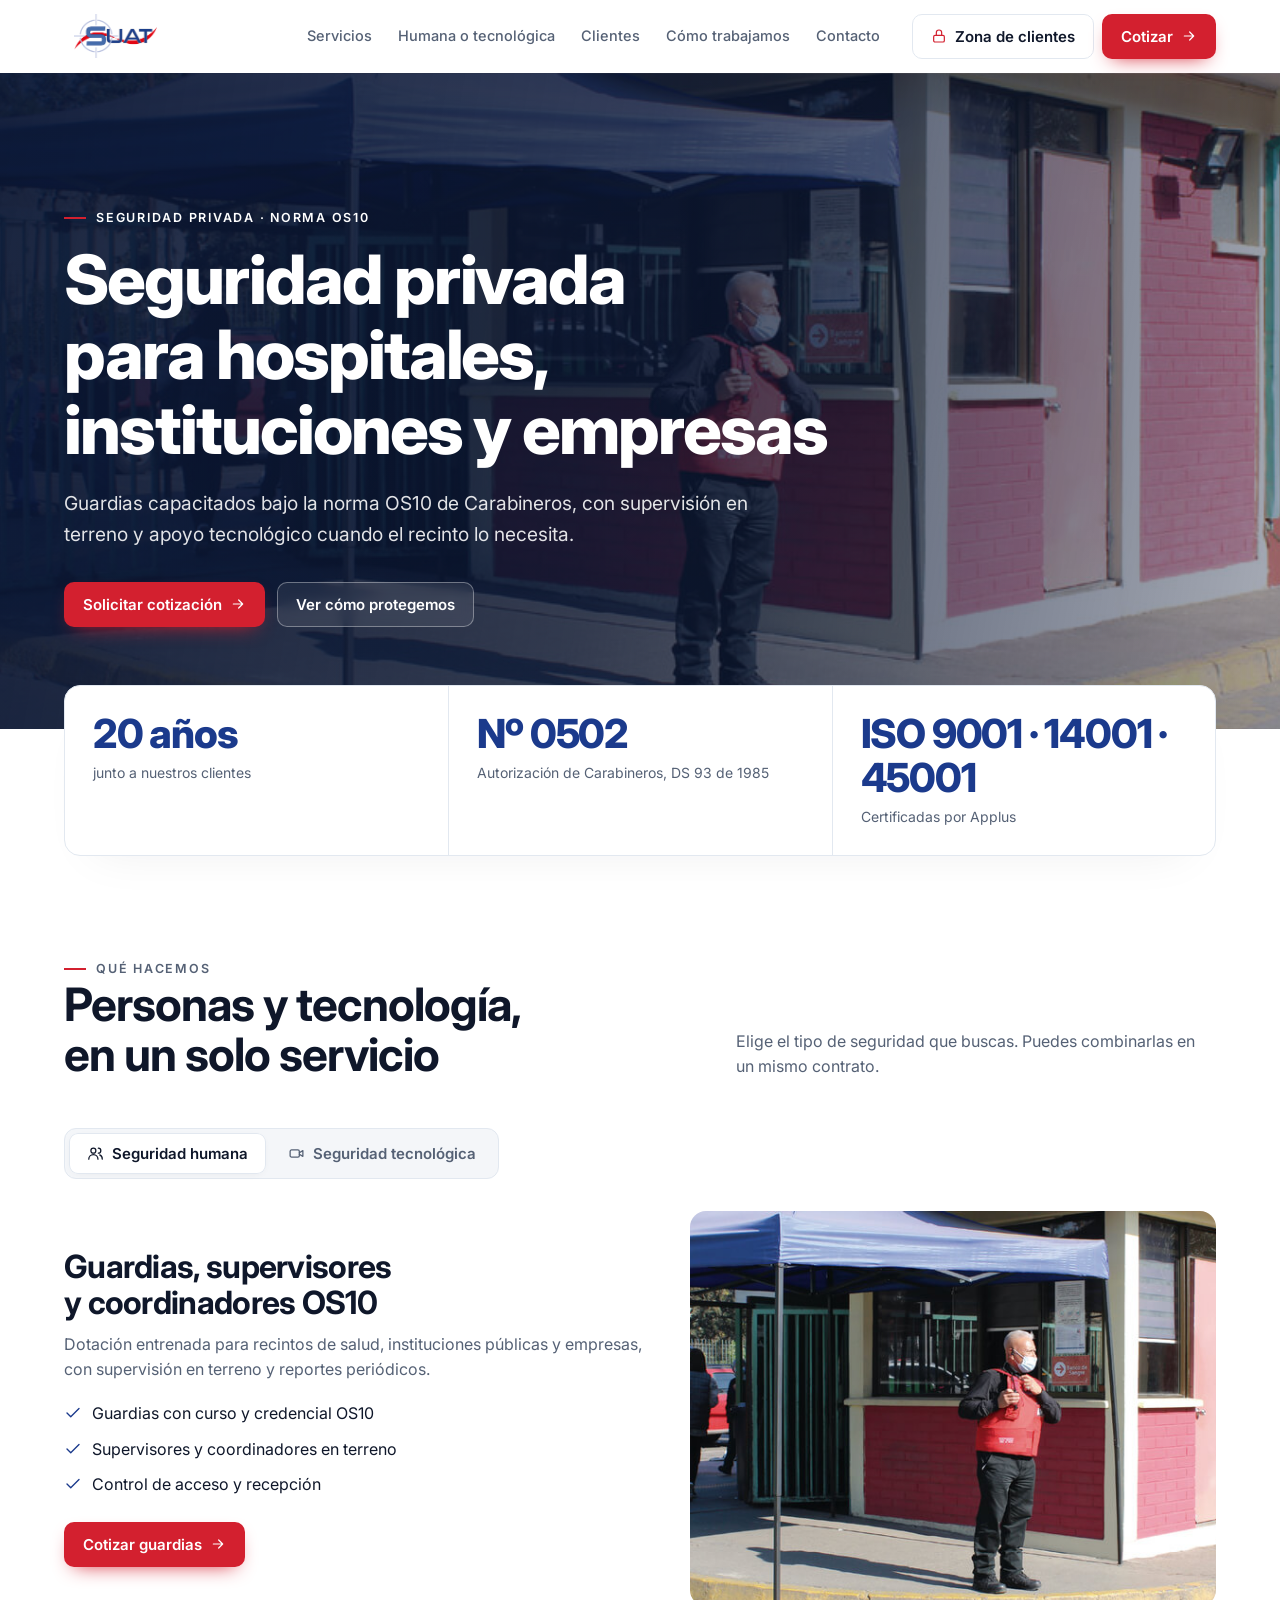
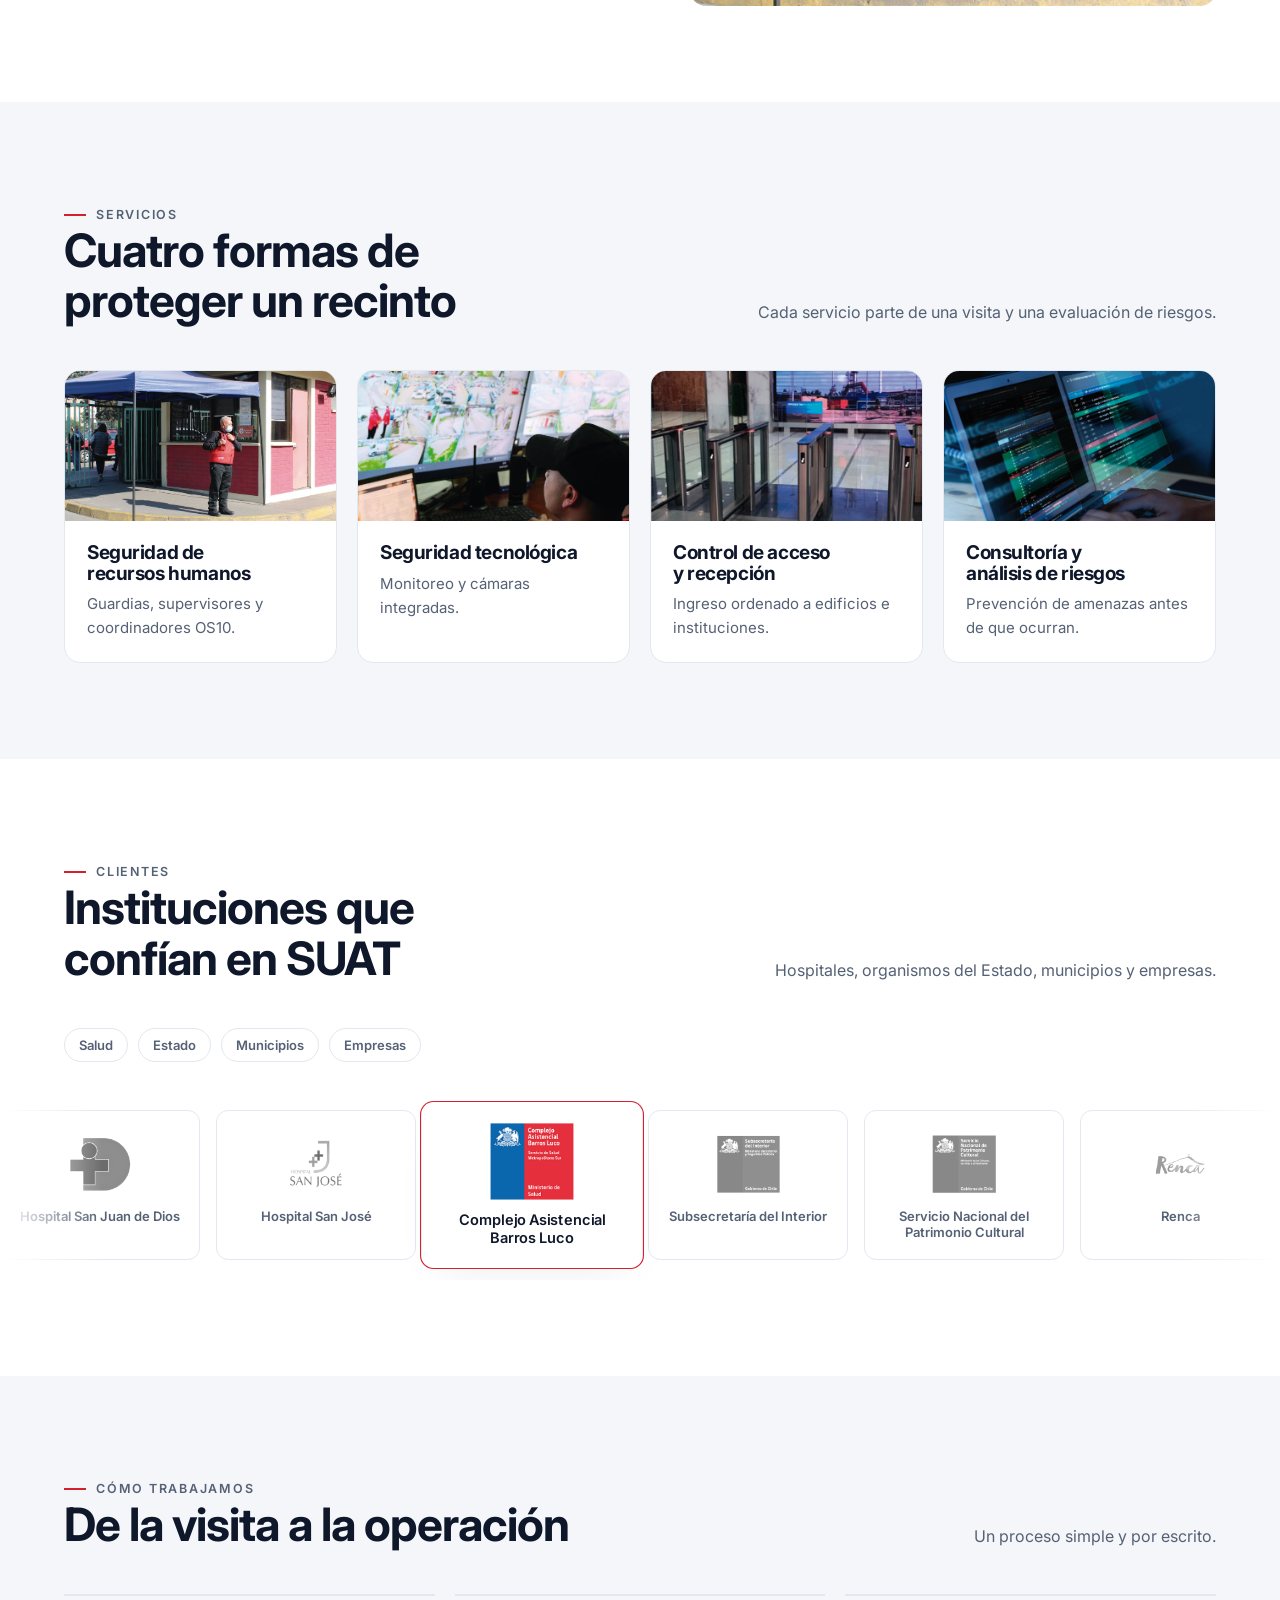
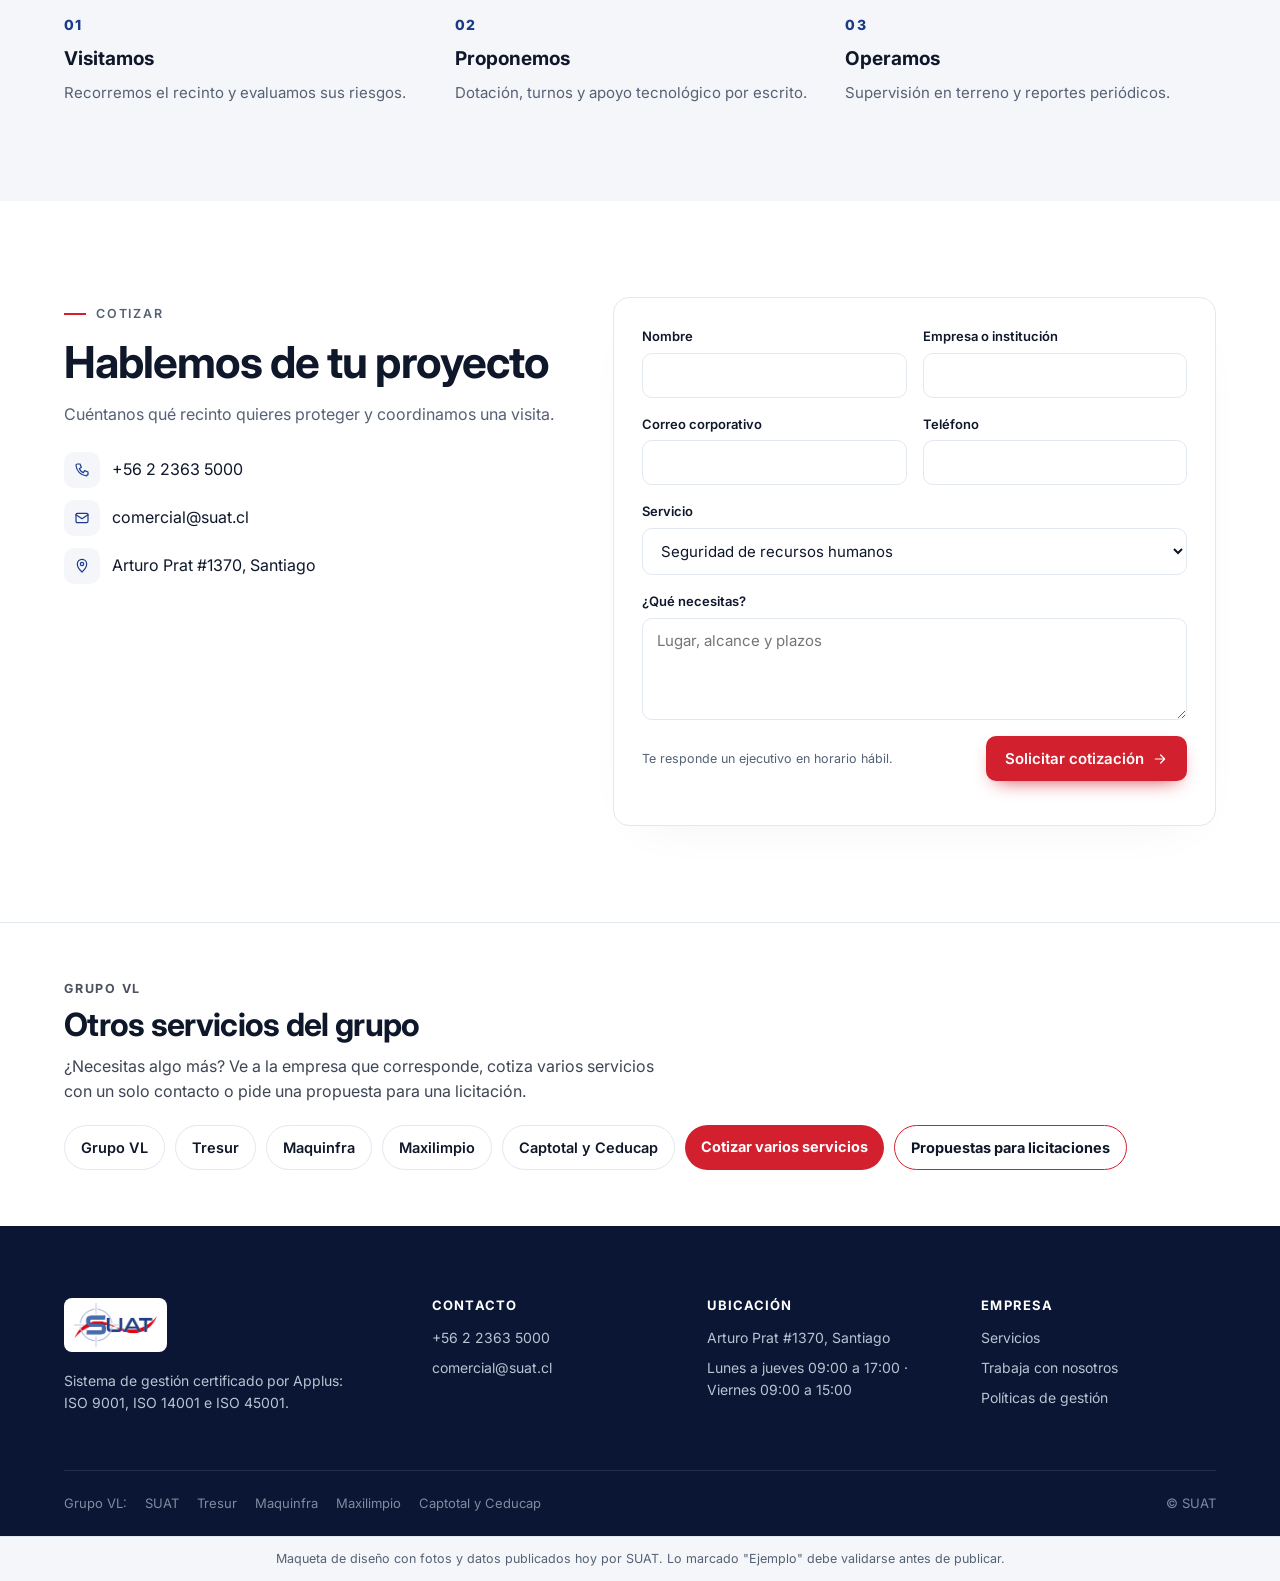
<file: familia-c/suat/index.html>
<!doctype html><html lang="es"><head><meta charset="utf-8"><meta name="robots" content="noindex,nofollow"><meta name=viewport content="width=device-width,initial-scale=1,viewport-fit=cover"><style>:root{color-scheme:light;box-sizing:border-box;padding-top:env(safe-area-inset-top,0px);padding-bottom:env(safe-area-inset-bottom,0px)}html{scroll-padding-top:env(safe-area-inset-top,0px)}body{margin:0;padding:0;font:14px -apple-system,BlinkMacSystemFont,sans-serif;background:#faf9f5;color:#141413}img{max-width:100%}[hidden]:not([hidden=until-found i]){display:none!important}</style></head><body>
<title>SUAT Seguridad Privada</title>
<link rel="stylesheet" href="https://fonts.googleapis.com/css2?family=Inter:wght@400;500;600;700;800&display=swap">
<style>
/* ===== BASE COMPARTIDA =====
   UX: una sola base técnica para las cuatro empresas (rendimiento y mantención),
   pero cada sitio tiene su propio orden, módulo estrella y paleta. Así se rompe el "sitio folleto" idéntico. */
:root{
  --bg:#FFFFFF; --bg2:#F4F6F9; --card:#FFFFFF; --ink:#0F172A; --muted:#556175; --line:#E2E8F0; --ring:rgba(15,23,42,.08);
  --font:'Inter','Helvetica Neue',Arial,sans-serif;
}
:root[data-theme="dark"]{--bg:#0A0F1A;--bg2:#0F1626;--card:#121B2D;--ink:#E8EDF5;--muted:#9AA7BB;--line:#1F2B40;--ring:rgba(0,0,0,.4);color-scheme:dark}
*{box-sizing:border-box}
html{scroll-behavior:smooth}
body{margin:0;background:var(--bg);color:var(--ink);font-family:var(--font);font-size:16px;line-height:1.6;-webkit-font-smoothing:antialiased}
h1,h2,h3,h4{margin:0;letter-spacing:-.022em;line-height:1.1;text-wrap:balance}
a{color:inherit}
:focus-visible{outline:3px solid var(--acc);outline-offset:3px;border-radius:4px}
.w{max-width:1200px;margin-inline:auto;padding-inline:24px}
@media (max-width:640px){.w{padding-inline:16px}}
.sr{position:absolute;width:1px;height:1px;overflow:hidden;clip:rect(0 0 0 0)}

/* Header sticky: UX B2B, el botón de cotizar siempre a un clic sin importar el scroll */
.hd{position:sticky;top:env(safe-area-inset-top,0px);z-index:40;background:color-mix(in srgb,var(--bg) 88%,transparent);backdrop-filter:blur(14px) saturate(1.5);border-bottom:1px solid transparent;transition:border-color .3s,box-shadow .3s}
.hd.scrolled{border-bottom-color:var(--line);box-shadow:0 6px 24px -12px var(--ring)}
.hd .w{display:flex;align-items:center;gap:20px;min-height:72px;position:relative}
.logo{display:flex;align-items:center;background:#fff;border-radius:8px;padding:5px 10px}
.logo img{height:44px;width:auto;display:block}
.nav{display:flex;gap:2px;margin-left:auto}
.nav a{white-space:nowrap;font-size:14.5px;font-weight:500;text-decoration:none;color:var(--muted);padding:8px 12px;border-radius:8px;transition:color .2s,background .2s}
.nav a:hover{color:var(--ink);background:var(--bg2)}
.acts{display:flex;align-items:center;gap:8px}
.icon-btn{width:40px;height:40px;display:grid;place-items:center;border-radius:10px;border:1px solid var(--line);background:var(--card);color:var(--ink);cursor:pointer}
.icon-btn:hover{border-color:var(--muted)}
.burger{display:none}
@media (max-width:1279px){.client-btn{display:none!important}}
@media (max-width:1000px){.nav{display:none;position:absolute;top:100%;left:0;right:0;flex-direction:column;background:var(--bg);border-bottom:1px solid var(--line);padding:8px 16px 16px}.nav.open{display:flex}.burger{display:grid}.hide-md{display:none!important}.acts{margin-left:auto}}

.btn{display:inline-flex;align-items:center;gap:8px;font:600 15px var(--font);text-decoration:none;border-radius:10px;padding:12px 18px;border:1px solid transparent;cursor:pointer;transition:transform .15s,background .2s,box-shadow .2s,border-color .2s;white-space:nowrap}
.btn:active{transform:translateY(1px)}
.btn svg{transition:transform .2s}
.btn:hover svg{transform:translateX(3px)}
.btn.pri{background:var(--acc);color:var(--acct);box-shadow:0 8px 20px -10px var(--acc)}
.btn.pri:hover{box-shadow:0 10px 26px -10px var(--acc)}
.btn.sec{background:transparent;color:var(--ink);border-color:var(--line)}
.btn.sec:hover{border-color:var(--ink)}
.btn.ghost{background:rgba(255,255,255,.08);color:#fff;border-color:rgba(255,255,255,.35);backdrop-filter:blur(6px)}
.btn.ghost:hover{background:rgba(255,255,255,.16)}

.eyebrow{display:inline-flex;align-items:center;gap:10px;font-size:12.5px;font-weight:600;letter-spacing:.14em;text-transform:uppercase;color:var(--link);margin:0 0 14px}
.eyebrow::before{content:"";width:22px;height:2px;background:var(--acc)}
section.s{padding-block:96px}
section.s.alt{background:var(--bg2)}
.head{display:flex;flex-wrap:wrap;justify-content:space-between;align-items:end;gap:16px 48px;margin-bottom:44px}
.head h2{font-size:clamp(30px,3.6vw,46px);font-weight:700;max-width:18ch}
.head p{margin:0;color:var(--muted);max-width:48ch}
@media (max-width:760px){section.s{padding-block:64px}.head{margin-bottom:28px}}

/* Logos monocromáticos en carrusel: UX, prueba social sin ruido visual; color al pasar el mouse */
.marq{overflow:hidden;-webkit-mask:linear-gradient(90deg,transparent,#000 8%,#000 92%,transparent);mask:linear-gradient(90deg,transparent,#000 8%,#000 92%,transparent)}
.track{display:flex;gap:16px;width:max-content;animation:mq 50s linear infinite}
.marq:hover .track{animation-play-state:paused}
@keyframes mq{to{transform:translateX(calc(-50% - 8px))}}
.lg{flex:none;width:170px;height:92px;display:grid;place-items:center;background:#fff;border:1px solid var(--line);border-radius:12px;padding:14px}
.lg img{max-width:100%;max-height:56px;object-fit:contain;filter:grayscale(1) contrast(1.1);opacity:.7;transition:filter .3s,opacity .3s}
.lg:hover img{filter:none;opacity:1}
@media (prefers-reduced-motion:reduce){html{scroll-behavior:auto}.track{animation:none;flex-wrap:wrap;width:auto;justify-content:center}.track .dup{display:none}*{transition:none!important}}

/* Contacto */
.contact{display:grid;grid-template-columns:minmax(0,.9fr) minmax(0,1.1fr);gap:56px;align-items:start}
.contact h2{font-size:clamp(30px,3.6vw,44px);font-weight:700}
.contact p{color:var(--muted)}
.cl{list-style:none;margin:24px 0 0;padding:0;display:grid;gap:12px}
.cl li{display:flex;gap:12px;align-items:center}
.cl li span.i{width:36px;height:36px;border-radius:10px;display:grid;place-items:center;background:var(--bg2);color:var(--link);flex:none}
form.fm{background:var(--card);border:1px solid var(--line);border-radius:16px;padding:28px;display:grid;grid-template-columns:1fr 1fr;gap:16px;box-shadow:0 20px 50px -30px var(--ring)}
form.fm label{display:flex;flex-direction:column;gap:6px;font-size:13px;font-weight:600;min-width:0}
form.fm input,form.fm select,form.fm textarea{font:400 15px var(--font);padding:12px 14px;border-radius:10px;border:1px solid var(--line);background:var(--bg);color:var(--ink);width:100%;min-width:0;transition:border-color .2s,box-shadow .2s}
form.fm input:focus,form.fm select:focus,form.fm textarea:focus{outline:none;border-color:var(--acc);box-shadow:0 0 0 4px color-mix(in srgb,var(--acc) 20%,transparent)}
form.fm .full{grid-column:1/-1}
form.fm .row{grid-column:1/-1;display:flex;justify-content:space-between;align-items:center;gap:12px;flex-wrap:wrap}
form.fm small{color:var(--muted);font-size:12.5px}
.ok{grid-column:1/-1;color:#10915A;font-weight:600;font-size:14px}
@media (max-width:860px){.contact{grid-template-columns:1fr;gap:32px}form.fm{grid-template-columns:1fr;padding:20px}}

/* Footer limpio: UX, solo datos útiles; nada de texto de relleno */
footer.ft{background:var(--foot);color:#B9C3D3;font-size:14px}
footer .top{display:grid;grid-template-columns:1.4fr repeat(3,minmax(0,1fr));gap:40px;padding-block:72px 48px}
footer h4{color:#fff;font-size:13px;letter-spacing:.08em;text-transform:uppercase;margin-bottom:14px}
footer p{margin:0 0 8px}footer a{text-decoration:none}footer a:hover{color:#fff}
footer .bt{border-top:1px solid rgba(255,255,255,.1);padding-block:22px;display:flex;flex-wrap:wrap;justify-content:space-between;gap:10px;font-size:13px;color:#7F8BA0}
footer .grp{display:flex;flex-wrap:wrap;gap:6px 18px}
@media (max-width:860px){footer .top{grid-template-columns:1fr 1fr}}
@media (max-width:520px){footer .top{grid-template-columns:1fr}}
.badge{display:inline-flex;align-items:center;gap:6px;font-size:12px;font-weight:600;border:1px solid var(--line);border-radius:99px;padding:3px 10px;color:var(--muted)}
.note{font-size:13px;color:var(--muted);margin-top:14px}
#toast{position:fixed;left:50%;bottom:calc(24px + env(safe-area-inset-bottom,0px));transform:translate(-50%,10px);background:var(--ink);color:var(--bg);padding:12px 18px;border-radius:12px;font-size:14px;opacity:0;pointer-events:none;transition:opacity .25s,transform .25s;z-index:60;max-width:calc(100% - 32px);box-shadow:0 10px 30px -10px rgba(0,0,0,.4)}
#toast.on{opacity:1;transform:translate(-50%,0)}
.mock{font-size:12.5px;text-align:center;color:var(--muted);background:var(--bg2);border-top:1px solid var(--line);padding:12px 16px;margin:0}
[hidden]{display:none!important}

/* ===== Componentes comunes ===== */
.hide-sm{display:inline-flex}
@media (max-width:560px){.hide-sm{display:none}}
.hero{position:relative;color:#fff;background-color:#0b1220;background-image:var(--ov),var(--hero);background-size:cover;background-position:center;isolation:isolate}
.hero .w{padding-block:clamp(64px,10vw,140px) clamp(56px,8vw,110px)}
.hero h1{font-size:clamp(36px,5.4vw,68px);font-weight:800;max-width:17ch;letter-spacing:-.03em}
.hero .lead{font-size:clamp(17px,1.5vw,20px);max-width:58ch;color:rgba(255,255,255,.88);margin:22px 0 32px}
.hero .eyebrow{color:#fff}
.cta{display:flex;flex-wrap:wrap;gap:12px}
.facts{display:grid;grid-template-columns:repeat(3,minmax(0,1fr));gap:0;background:var(--card);border:1px solid var(--line);border-radius:16px;margin-top:-44px;position:relative;z-index:2;box-shadow:0 24px 50px -30px var(--ring)}
.facts>div{padding:26px 28px;border-left:1px solid var(--line)}
.facts>div:first-child{border-left:0}
.facts b{display:block;font-size:clamp(28px,3.2vw,40px);font-weight:800;letter-spacing:-.03em;color:var(--link);line-height:1.1}
.facts span{display:block;font-size:14px;color:var(--muted);margin-top:6px}
@media (max-width:760px){.facts{grid-template-columns:1fr}.facts>div{border-left:0;border-top:1px solid var(--line);padding:18px 20px}.facts>div:first-child{border-top:0}}
.grid{display:grid;gap:20px}
.g2{grid-template-columns:repeat(2,minmax(0,1fr))}.g3{grid-template-columns:repeat(3,minmax(0,1fr))}.g4{grid-template-columns:repeat(4,minmax(0,1fr))}
@media (max-width:980px){.g4,.g3{grid-template-columns:repeat(2,minmax(0,1fr))}}
@media (max-width:640px){.g4,.g3,.g2{grid-template-columns:1fr}}
.card{background:var(--card);border:1px solid var(--line);border-radius:16px;overflow:hidden;transition:transform .25s,box-shadow .25s,border-color .25s}
.card:hover{transform:translateY(-4px);box-shadow:0 22px 44px -24px var(--ring);border-color:color-mix(in srgb,var(--acc) 55%,var(--line))}
.card .body{padding:22px}
.card h3{font-size:19px;font-weight:700;margin-bottom:8px}
.card p{margin:0;color:var(--muted);font-size:15px}
.more{display:inline-flex;align-items:center;gap:6px;margin-top:14px;font-weight:600;font-size:14.5px;color:var(--link);text-decoration:none}
.more svg{transition:transform .2s}.card:hover .more svg,.more:hover svg{transform:translateX(4px)}
.steps{counter-reset:s;display:grid;grid-template-columns:repeat(var(--n,3),minmax(0,1fr));gap:20px}
.steps li{list-style:none;counter-increment:s;border-top:2px solid var(--line);padding-top:18px}
.steps li::before{content:counter(s,decimal-leading-zero);display:block;font-weight:800;font-size:14px;color:var(--link);letter-spacing:.1em;margin-bottom:8px}
.steps b{display:block;font-size:19px;margin-bottom:6px}.steps p{margin:0;color:var(--muted);font-size:15px}
ul.steps{padding:0;margin:0}
@media (max-width:760px){.steps{grid-template-columns:1fr}}
/* Pestañas / interruptor segmentado */
.seg{display:inline-flex;background:var(--bg2);border:1px solid var(--line);border-radius:12px;padding:4px;gap:4px;max-width:100%;flex-wrap:wrap}
.seg [role=tab]{font:600 15px var(--font);border:0;background:transparent;color:var(--muted);padding:11px 18px;border-radius:9px;cursor:pointer;display:inline-flex;align-items:center;gap:8px;transition:background .2s,color .2s,box-shadow .2s}
.seg [role=tab]:hover{color:var(--ink)}
.seg [role=tab][aria-selected=true]{background:var(--card);color:var(--ink);box-shadow:0 2px 10px -4px var(--ring),inset 0 0 0 1px var(--line)}
.panel{display:grid;grid-template-columns:minmax(0,1.05fr) minmax(0,.95fr);gap:44px;align-items:center;margin-top:32px}
.panel .ph{border-radius:16px;overflow:hidden;aspect-ratio:4/3;background:var(--bg2)}
.panel .ph img{width:100%;height:100%;object-fit:cover;display:block;transition:transform .6s}
.panel:hover .ph img{transform:scale(1.03)}
.panel h3{font-size:clamp(24px,2.6vw,32px);font-weight:700;margin-bottom:12px}
.panel p{color:var(--muted);margin:0 0 18px}
.tick{list-style:none;padding:0;margin:0 0 24px;display:grid;gap:10px}
.tick li{display:flex;gap:10px;align-items:flex-start}
.tick li svg{flex:none;margin-top:3px;color:var(--link)}
@media (max-width:860px){.panel{grid-template-columns:1fr;gap:24px}}

/* SUAT: marca azul marino y rojo. Se mantiene la paleta real (la propuesta pedía negro mate; el negro choca con la identidad actual) */
:root{--acc:#D3202F;--acct:#fff;--link:#1B3A8C;--foot:#0A1633;--ov:linear-gradient(100deg,rgba(10,22,51,.94) 0%,rgba(10,22,51,.78) 48%,rgba(10,22,51,.35) 100%)}
:root[data-theme="dark"]{--link:#8FB0FF;--acc:#E5384A;--foot:#060C1C}
.client-btn{display:inline-flex}
.client-btn svg{color:var(--acc)}
.tabs-wrap .seg{margin-top:4px}
.mini{display:flex;flex-wrap:wrap;gap:8px;margin-top:4px}
.mini span{font-size:13px;font-weight:600;border:1px solid var(--line);border-radius:99px;padding:5px 12px;color:var(--muted);background:var(--card)}
.sector{display:flex;flex-wrap:wrap;gap:10px;margin-bottom:28px}
.sector .badge{font-size:13px;padding:6px 14px}
</style>
<div id="top"></div>
<!-- UX B2B: el header queda fijo; "Cotizar" (acción primaria) y "Zona de clientes" (acción de clientes actuales)
     conviven sin competir: una es rellena, la otra es contorno. Así un cliente actual no tiene que buscar su acceso. -->
<header class="hd"><div class="w">
<a class="logo" href="#top" aria-label="SUAT, inicio"><img src="img/s/logo.png" alt="SUAT"></a>
<nav class="nav" id="nav" aria-label="Principal"><a href="#servicios">Servicios</a><a href="#modulo">Humana o tecnológica</a><a href="#clientes">Clientes</a><a href="#metodo">Cómo trabajamos</a><a href="#cotizar">Contacto</a></nav>
<div class="acts"><a class="btn sec hide-md client-btn" href="#" data-say="Muestra: aquí iría el acceso al portal privado de clientes (reportes, turnos, incidentes)." ><svg width="16" height="16" viewBox="0 0 24 24" fill="none" stroke="currentColor" stroke-width="1.8" stroke-linecap="round" stroke-linejoin="round" aria-hidden="true"><rect x="4" y="11" width="16" height="10" rx="2"/><path d="M8 11V7a4 4 0 0 1 8 0v4"/></svg> Zona de clientes</a><a class="btn pri hide-sm" href="#cotizar">Cotizar <svg width="16" height="16" viewBox="0 0 24 24" fill="none" stroke="currentColor" stroke-width="1.8" stroke-linecap="round" stroke-linejoin="round" aria-hidden="true"><path d="M5 12h14M13 6l6 6-6 6"/></svg></a><button class="icon-btn burger" id="burger" type="button" aria-label="Menú" aria-expanded="false" aria-controls="nav"><svg width="18" height="18" viewBox="0 0 24 24" fill="none" stroke="currentColor" stroke-width="1.8" stroke-linecap="round" stroke-linejoin="round" aria-hidden="true"><path d="M4 7h16M4 12h16M4 17h16"/></svg></button></div>
</div></header>

<!-- Hero: primero QUIÉNES SOMOS y QUÉ HACEMOS; sin formulario. Dos CTAs claros y un dato de confianza (norma OS10) -->
<section class="hero" style="--hero:url(img/s/hero-rrhh.jpg)"><div class="w">
<p class="eyebrow">Seguridad privada · norma OS10</p>
<h1>Seguridad privada para hospitales, instituciones y empresas</h1>
<p class="lead">Guardias capacitados bajo la norma OS10 de Carabineros, con supervisión en terreno y apoyo tecnológico cuando el recinto lo necesita.</p>
<div class="cta"><a class="btn pri" href="#cotizar">Solicitar cotización <svg width="16" height="16" viewBox="0 0 24 24" fill="none" stroke="currentColor" stroke-width="1.8" stroke-linecap="round" stroke-linejoin="round" aria-hidden="true"><path d="M5 12h14M13 6l6 6-6 6"/></svg></a><a class="btn ghost" href="#modulo">Ver cómo protegemos</a></div>
</div></section>

<div class="w"><div class="facts" aria-label="Datos de SUAT">
<div><b data-to="20" data-suf=" años">20 años</b><span>junto a nuestros clientes</span></div>
<div><b>Nº 0502</b><span>Autorización de Carabineros, DS 93 de 1985</span></div>
<div><b>ISO 9001 · 14001 · 45001</b><span>Certificadas por Applus</span></div>
</div></div>

<!-- MÓDULO ESTRELLA: interruptor Seguridad Humana / Tecnológica.
     UX: el comprador suele llegar con una de las dos necesidades; el switch evita un menú largo y muestra ambas en un solo bloque -->
<section class="s" id="modulo"><div class="w tabs-wrap">
<div class="head"><div><p class="eyebrow">Qué hacemos</p><h2>Personas y tecnología, en un solo servicio</h2></div><p>Elige el tipo de seguridad que buscas. Puedes combinarlas en un mismo contrato.</p></div>
<div class="seg" role="tablist" aria-label="Tipo de seguridad" data-tabs>
<button class="" role="tab" id="t1" aria-selected="true" aria-controls="p1" type="button"><svg width="17" height="17" viewBox="0 0 24 24" fill="none" stroke="currentColor" stroke-width="1.8" stroke-linecap="round" stroke-linejoin="round" aria-hidden="true"><circle cx="9" cy="8" r="3.5"/><path d="M2.5 20a6.5 6.5 0 0 1 13 0"/><path d="M16 4.5a3.5 3.5 0 0 1 0 7M18 14a6 6 0 0 1 3.5 6"/></svg> Seguridad humana</button>
<button role="tab" id="t2" aria-selected="false" tabindex="-1" aria-controls="p2" type="button"><svg width="17" height="17" viewBox="0 0 24 24" fill="none" stroke="currentColor" stroke-width="1.8" stroke-linecap="round" stroke-linejoin="round" aria-hidden="true"><rect x="3" y="7" width="13" height="10" rx="2"/><path d="M16 11l5-3v8l-5-3"/></svg> Seguridad tecnológica</button>
</div>
<div class="panel" id="p1" role="tabpanel" aria-labelledby="t1">
<div><h3>Guardias, supervisores y coordinadores OS10</h3><p>Dotación entrenada para recintos de salud, instituciones públicas y empresas, con supervisión en terreno y reportes periódicos.</p>
<ul class="tick"><li><svg width="18" height="18" viewBox="0 0 24 24" fill="none" stroke="currentColor" stroke-width="1.8" stroke-linecap="round" stroke-linejoin="round" aria-hidden="true"><path d="M4 12l5 5L20 6"/></svg>Guardias con curso y credencial OS10</li><li><svg width="18" height="18" viewBox="0 0 24 24" fill="none" stroke="currentColor" stroke-width="1.8" stroke-linecap="round" stroke-linejoin="round" aria-hidden="true"><path d="M4 12l5 5L20 6"/></svg>Supervisores y coordinadores en terreno</li><li><svg width="18" height="18" viewBox="0 0 24 24" fill="none" stroke="currentColor" stroke-width="1.8" stroke-linecap="round" stroke-linejoin="round" aria-hidden="true"><path d="M4 12l5 5L20 6"/></svg>Control de acceso y recepción</li></ul>
<a class="btn pri" href="#cotizar" data-svc="Seguridad de recursos humanos">Cotizar guardias <svg width="16" height="16" viewBox="0 0 24 24" fill="none" stroke="currentColor" stroke-width="1.8" stroke-linecap="round" stroke-linejoin="round" aria-hidden="true"><path d="M5 12h14M13 6l6 6-6 6"/></svg></a></div>
<div class="ph"><img src="img/s/hero-rrhh.jpg" alt="Guardias de seguridad SUAT" loading="lazy"></div></div>
<div class="panel" id="p2" role="tabpanel" aria-labelledby="t2" hidden>
<div><h3>Monitoreo y cámaras integradas a la vigilancia</h3><p>La tecnología se suma a las personas: una central que mira, registra y avisa, según el riesgo de cada recinto.</p>
<ul class="tick"><li><svg width="18" height="18" viewBox="0 0 24 24" fill="none" stroke="currentColor" stroke-width="1.8" stroke-linecap="round" stroke-linejoin="round" aria-hidden="true"><path d="M4 12l5 5L20 6"/></svg>Cámaras y monitoreo remoto</li><li><svg width="18" height="18" viewBox="0 0 24 24" fill="none" stroke="currentColor" stroke-width="1.8" stroke-linecap="round" stroke-linejoin="round" aria-hidden="true"><path d="M4 12l5 5L20 6"/></svg>Control de acceso y rondas</li><li><svg width="18" height="18" viewBox="0 0 24 24" fill="none" stroke="currentColor" stroke-width="1.8" stroke-linecap="round" stroke-linejoin="round" aria-hidden="true"><path d="M4 12l5 5L20 6"/></svg>Consultoría y análisis de riesgos</li></ul>
<a class="btn pri" href="#cotizar" data-svc="Seguridad tecnológica">Cotizar tecnología <svg width="16" height="16" viewBox="0 0 24 24" fill="none" stroke="currentColor" stroke-width="1.8" stroke-linecap="round" stroke-linejoin="round" aria-hidden="true"><path d="M5 12h14M13 6l6 6-6 6"/></svg></a></div>
<div class="ph"><img src="img/s/hero-tec.jpg" alt="Monitoreo y cámaras" loading="lazy"></div></div>
</div></section>

<section class="s alt" id="servicios"><div class="w">
<div class="head"><div><p class="eyebrow">Servicios</p><h2>Cuatro formas de proteger un recinto</h2></div><p>Cada servicio parte de una visita y una evaluación de riesgos.</p></div>
<div class="grid g4">
<article class="card"><img src="img/s/hero-rrhh.jpg" alt="" loading="lazy" style="width:100%;height:150px;object-fit:cover;display:block"><div class="body"><h3>Seguridad de recursos humanos</h3><p>Guardias, supervisores y coordinadores OS10.</p></div></article>
<article class="card"><img src="img/s/hero-tec.jpg" alt="" loading="lazy" style="width:100%;height:150px;object-fit:cover;display:block"><div class="body"><h3>Seguridad tecnológica</h3><p>Monitoreo y cámaras integradas.</p></div></article>
<article class="card"><img src="img/s/hero-acceso.jpg" alt="" loading="lazy" style="width:100%;height:150px;object-fit:cover;display:block"><div class="body"><h3>Control de acceso y recepción</h3><p>Ingreso ordenado a edificios e instituciones.</p></div></article>
<article class="card"><img src="img/s/hero-consultoria.jpg" alt="" loading="lazy" style="width:100%;height:150px;object-fit:cover;display:block"><div class="body"><h3>Consultoría y análisis de riesgos</h3><p>Prevención de amenazas antes de que ocurran.</p></div></article>
</div></div></section>

<!-- Prueba social: logos en escala de grises (hover = color). Sectores arriba para que cada comprador se reconozca -->
<section class="s" id="clientes"><div class="w">
<div class="head"><div><p class="eyebrow">Clientes</p><h2>Instituciones que confían en SUAT</h2></div><p>Hospitales, organismos del Estado, municipios y empresas.</p></div>
<div class="sector"><span class="badge">Salud</span><span class="badge">Estado</span><span class="badge">Municipios</span><span class="badge">Empresas</span></div>
</div>
<div class="marq"><div class="track"><div class="lg" title="Hospital San Juan de Dios"><img src="img/s/c6.png" alt="Hospital San Juan de Dios" loading="lazy"><span class="ln">Hospital San Juan de Dios</span></div><div class="lg" title="Hospital San José"><img src="img/s/c8.jpg" alt="Hospital San José" loading="lazy"><span class="ln">Hospital San José</span></div><div class="lg" title="Complejo Asistencial Barros Luco"><img src="img/s/c2.png" alt="Complejo Asistencial Barros Luco" loading="lazy"><span class="ln">Complejo Asistencial Barros Luco</span></div><div class="lg" title="Subsecretaría del Interior"><img src="img/s/c4.jpg" alt="Subsecretaría del Interior" loading="lazy"><span class="ln">Subsecretaría del Interior</span></div><div class="lg" title="Servicio Nacional del Patrimonio Cultural"><img src="img/s/c3.jpg" alt="Servicio Nacional del Patrimonio Cultural" loading="lazy"><span class="ln">Servicio Nacional del Patrimonio Cultural</span></div><div class="lg" title="Renca"><img src="img/s/c1.png" alt="Renca" loading="lazy"><span class="ln">Renca</span></div><div class="lg" title="Quilicura"><img src="img/s/c5.png" alt="Quilicura" loading="lazy"><span class="ln">Quilicura</span></div><div class="lg" title="Independencia"><img src="img/s/c7.png" alt="Independencia" loading="lazy"><span class="ln">Independencia</span></div><div class="lg" title="San Bernardo"><img src="img/s/c10.jpg" alt="San Bernardo" loading="lazy"><span class="ln">San Bernardo</span></div><div class="lg" title="Besalco Construcciones"><img src="img/s/c9.jpeg" alt="Besalco Construcciones" loading="lazy"><span class="ln">Besalco Construcciones</span></div><div class="lg dup" aria-hidden="true"><img src="img/s/c6.png" alt="" loading="lazy"><span class="ln">Hospital San Juan de Dios</span></div><div class="lg dup" aria-hidden="true"><img src="img/s/c8.jpg" alt="" loading="lazy"><span class="ln">Hospital San José</span></div><div class="lg dup" aria-hidden="true"><img src="img/s/c2.png" alt="" loading="lazy"><span class="ln">Complejo Asistencial Barros Luco</span></div><div class="lg dup" aria-hidden="true"><img src="img/s/c4.jpg" alt="" loading="lazy"><span class="ln">Subsecretaría del Interior</span></div><div class="lg dup" aria-hidden="true"><img src="img/s/c3.jpg" alt="" loading="lazy"><span class="ln">Servicio Nacional del Patrimonio Cultural</span></div><div class="lg dup" aria-hidden="true"><img src="img/s/c1.png" alt="" loading="lazy"><span class="ln">Renca</span></div><div class="lg dup" aria-hidden="true"><img src="img/s/c5.png" alt="" loading="lazy"><span class="ln">Quilicura</span></div><div class="lg dup" aria-hidden="true"><img src="img/s/c7.png" alt="" loading="lazy"><span class="ln">Independencia</span></div><div class="lg dup" aria-hidden="true"><img src="img/s/c10.jpg" alt="" loading="lazy"><span class="ln">San Bernardo</span></div><div class="lg dup" aria-hidden="true"><img src="img/s/c9.jpeg" alt="" loading="lazy"><span class="ln">Besalco Construcciones</span></div></div></div>
</section>

<section class="s alt" id="metodo"><div class="w">
<div class="head"><div><p class="eyebrow">Cómo trabajamos</p><h2>De la visita a la operación</h2></div><p>Un proceso simple y por escrito.</p></div>
<ul class="steps" style="--n:3"><li><b>Visitamos</b><p>Recorremos el recinto y evaluamos sus riesgos.</p></li><li><b>Proponemos</b><p>Dotación, turnos y apoyo tecnológico por escrito.</p></li><li><b>Operamos</b><p>Supervisión en terreno y reportes periódicos.</p></li></ul>
</div></section>

<section class="s" id="cotizar"><div class="w contact">
<div><p class="eyebrow">Cotizar</p><h2>Hablemos de tu proyecto</h2><p>Cuéntanos qué recinto quieres proteger y coordinamos una visita.</p>
<ul class="cl"><li><span class="i"><svg width="16" height="16" viewBox="0 0 24 24" fill="none" stroke="currentColor" stroke-width="1.8" stroke-linecap="round" stroke-linejoin="round" aria-hidden="true"><path d="M5 3h4l2 5-3 2a12 12 0 0 0 6 6l2-3 5 2v4a2 2 0 0 0-2 2A17 17 0 0 1 3 5a2 2 0 0 1 2-2z"/></svg></span>+56 2 2363 5000</li><li><span class="i"><svg width="16" height="16" viewBox="0 0 24 24" fill="none" stroke="currentColor" stroke-width="1.8" stroke-linecap="round" stroke-linejoin="round" aria-hidden="true"><rect x="3" y="5" width="18" height="14" rx="2"/><path d="M3 7l9 6 9-6"/></svg></span>comercial@suat.cl</li><li><span class="i"><svg width="16" height="16" viewBox="0 0 24 24" fill="none" stroke="currentColor" stroke-width="1.8" stroke-linecap="round" stroke-linejoin="round" aria-hidden="true"><path d="M12 21s-7-6.2-7-12a7 7 0 0 1 14 0c0 5.8-7 12-7 12z"/><circle cx="12" cy="9" r="2.5"/></svg></span>Arturo Prat #1370, Santiago</li></ul></div>
<!-- UX B2B: 6 campos, con el servicio preseleccionable, para que comercial reciba la solicitud ya clasificada -->
<form class="fm" id="fm" data-mail="comercial@suat.cl" novalidate>
<label for="f1">Nombre<input id="f1" autocomplete="name"></label><label for="f2">Empresa o institución<input id="f2" autocomplete="organization"></label>
<label for="f3">Correo corporativo<input id="f3" type="email" autocomplete="email"></label><label for="f4">Teléfono<input id="f4" type="tel" autocomplete="tel"></label>
<label for="f5" class="full">Servicio<select id="f5"><option>Seguridad de recursos humanos</option><option>Seguridad tecnológica</option><option>Control de acceso y recepción</option><option>Consultoría y análisis de riesgos</option><option>Otro</option></select></label>
<label for="f6" class="full">¿Qué necesitas?<textarea id="f6" rows="4" placeholder="Lugar, alcance y plazos"></textarea></label>
<div class="row"><small>Te responde un ejecutivo en horario hábil.</small><button class="btn pri" type="submit">Solicitar cotización <svg width="16" height="16" viewBox="0 0 24 24" fill="none" stroke="currentColor" stroke-width="1.8" stroke-linecap="round" stroke-linejoin="round" aria-hidden="true"><path d="M5 12h14M13 6l6 6-6 6"/></svg></button></div><div class="ok" id="fok" role="status"></div>
</form></div></section>

<section id="grupo-vl" style="padding:56px 0;border-top:1px solid var(--line,#E2E8F0)"><div style="max-width:1200px;margin:0 auto;padding:0 24px"><p style="margin:0 0 8px;font-size:12.5px;font-weight:700;letter-spacing:.14em;text-transform:uppercase;opacity:.75">Grupo VL</p><h2 style="margin:0 0 10px;font-size:clamp(24px,3vw,32px);line-height:1.15">Otros servicios del grupo</h2><p style="margin:0 0 20px;opacity:.8;max-width:60ch">¿Necesitas algo más? Ve a la empresa que corresponde, cotiza varios servicios con un solo contacto o pide una propuesta para una licitación.</p><div style="display:flex;flex-wrap:wrap;gap:10px"><a href="../grupovl/" style="display:inline-block;padding:10px 16px;border:1px solid var(--line,#CBD5E1);border-radius:99px;text-decoration:none;color:inherit;font-weight:600;font-size:14.5px;background:var(--card,transparent)">Grupo VL</a><a href="../tresur/" style="display:inline-block;padding:10px 16px;border:1px solid var(--line,#CBD5E1);border-radius:99px;text-decoration:none;color:inherit;font-weight:600;font-size:14.5px;background:var(--card,transparent)">Tresur</a><a href="../maquinfra/" style="display:inline-block;padding:10px 16px;border:1px solid var(--line,#CBD5E1);border-radius:99px;text-decoration:none;color:inherit;font-weight:600;font-size:14.5px;background:var(--card,transparent)">Maquinfra</a><a href="../maxilimpio/" style="display:inline-block;padding:10px 16px;border:1px solid var(--line,#CBD5E1);border-radius:99px;text-decoration:none;color:inherit;font-weight:600;font-size:14.5px;background:var(--card,transparent)">Maxilimpio</a><a href="../captotal-ceducap/" style="display:inline-block;padding:10px 16px;border:1px solid var(--line,#CBD5E1);border-radius:99px;text-decoration:none;color:inherit;font-weight:600;font-size:14.5px;background:var(--card,transparent)">Captotal y Ceducap</a><a href="../grupovl/#cotizar-varios" style="display:inline-block;padding:10px 16px;border-radius:99px;text-decoration:none;font-weight:700;font-size:14.5px;background:var(--acc,#1F4E9C);color:var(--acct,#fff)">Cotizar varios servicios</a><a href="../grupovl/#licitaciones" style="display:inline-block;padding:10px 16px;border:1px solid var(--acc,#1F4E9C);border-radius:99px;text-decoration:none;font-weight:700;font-size:14.5px;color:inherit">Propuestas para licitaciones</a></div></div></section>
<footer class="ft"><div class="w"><div class="top">
<div><span class="logo" style="display:inline-flex"><img src="img/s/logo.png" alt="SUAT"></span><p style="margin-top:16px;max-width:34ch">Sistema de gestión certificado por Applus: ISO 9001, ISO 14001 e ISO 45001.</p></div>
<div><h4>Contacto</h4><p>+56 2 2363 5000</p><p>comercial@suat.cl</p></div>
<div><h4>Ubicación</h4><p>Arturo Prat #1370, Santiago</p><p>Lunes a jueves 09:00 a 17:00 · Viernes 09:00 a 15:00</p></div>
<div><h4>Empresa</h4><p><a href="#servicios">Servicios</a></p><p><a href="#" data-say="Muestra: aquí se abre Trabaja con nosotros.">Trabaja con nosotros</a></p><p><a href="#" data-say="Muestra: enlace a las Políticas de Gestión en el dominio oficial.">Políticas de gestión</a></p></div>
</div>
<div class="bt"><div class="grp"><span>Grupo VL:</span><span>SUAT</span><span>Tresur</span><span>Maquinfra</span><span>Maxilimpio</span><span>Captotal y Ceducap</span></div><span>© SUAT</span></div></div></footer>
<p class="mock">Maqueta de diseño con fotos y datos publicados hoy por SUAT. Lo marcado "Ejemplo" debe validarse antes de publicar.</p>

<div id="toast" role="status"></div>
<script>
(function(){
 var R=document.documentElement;
 function getT(){try{return localStorage.getItem('theme')}catch(e){return null}}
 function setT(t){if(t){R.setAttribute('data-theme',t)}try{t?localStorage.setItem('theme',t):0}catch(e){}paintT()}
 function isDark(){var t=R.getAttribute('data-theme');if(t)return t==='dark';return window.matchMedia&&matchMedia('(prefers-color-scheme: dark)').matches}
 function paintT(){var b=document.getElementById('theme');if(!b)return;var d=isDark();b.innerHTML=d?'<svg width="18" height="18" viewBox="0 0 24 24" fill="none" stroke="currentColor" stroke-width="1.8" stroke-linecap="round" stroke-linejoin="round" aria-hidden="true"><circle cx="12" cy="12" r="4"/><path d="M12 2v2M12 20v2M4.9 4.9l1.4 1.4M17.7 17.7l1.4 1.4M2 12h2M20 12h2M4.9 19.1l1.4-1.4M17.7 6.3l1.4-1.4"/></svg>':'<svg width="18" height="18" viewBox="0 0 24 24" fill="none" stroke="currentColor" stroke-width="1.8" stroke-linecap="round" stroke-linejoin="round" aria-hidden="true"><path d="M21 12.8A9 9 0 1 1 11.2 3a7 7 0 0 0 9.8 9.8z"/></svg>';b.setAttribute('aria-label',d?'Cambiar a modo claro':'Cambiar a modo oscuro')}
 
 window.addEventListener('DOMContentLoaded',function(){
  
  var hd=document.querySelector('.hd');function sc(){hd.classList.toggle('scrolled',window.scrollY>8)}window.addEventListener('scroll',sc,{passive:true});sc();
  var bu=document.getElementById('burger'),nv=document.getElementById('nav');
  bu.onclick=function(){var o=nv.classList.toggle('open');bu.setAttribute('aria-expanded',String(o))};
  Array.prototype.forEach.call(nv.querySelectorAll('a'),function(a){a.addEventListener('click',function(){nv.classList.remove('open');bu.setAttribute('aria-expanded','false')})});
  var toast=document.getElementById('toast');
  window.say=function(m){toast.textContent=m;toast.classList.add('on');clearTimeout(window.say.t);window.say.t=setTimeout(function(){toast.classList.remove('on')},3000)};
  document.addEventListener('click',function(e){var a=e.target.closest('[data-say]');if(a){e.preventDefault();window.say(a.getAttribute('data-say'))}});
  var f=document.getElementById('fm');if(f)f.addEventListener('submit',function(e){e.preventDefault();document.getElementById('fok').textContent='Muestra: en el sitio real la solicitud llegaría a '+f.dataset.mail+'.'});
  /* Contadores: el valor final ya está en el HTML (se ve aunque no haya animación); solo se anima al entrar en pantalla */
  var red=window.matchMedia&&matchMedia('(prefers-reduced-motion: reduce)').matches;
  if(!red&&'IntersectionObserver' in window){
   var io=new IntersectionObserver(function(es){es.forEach(function(en){if(!en.isIntersecting)return;io.unobserve(en.target);var el=en.target,to=+el.dataset.to,pre=el.dataset.pre||'',suf=el.dataset.suf||'',t0=performance.now(),d=1200;
    function fmt(n){return n.toLocaleString('es-CL')}
    function st(t){var p=Math.min(1,(t-t0)/d),e=1-Math.pow(1-p,3);el.textContent=pre+fmt(Math.round(to*e))+suf;if(p<1)requestAnimationFrame(st)}requestAnimationFrame(st)})},{threshold:.4});
   Array.prototype.forEach.call(document.querySelectorAll('[data-to]'),function(el){io.observe(el)});
  }
  Array.prototype.forEach.call(document.querySelectorAll('[data-tabs]'),function(g){
   var tabs=[].slice.call(g.querySelectorAll('[role=tab]'));
   function sel(t,f){tabs.forEach(function(x){var on=x===t;x.setAttribute('aria-selected',on);x.tabIndex=on?0:-1;var p=document.getElementById(x.getAttribute('aria-controls'));if(p)p.hidden=!on});if(f)t.focus();if(g.dataset.onsel&&window[g.dataset.onsel])window[g.dataset.onsel](t)}
   tabs.forEach(function(t,i){t.addEventListener('click',function(){sel(t)});t.addEventListener('keydown',function(e){var k=e.key,n=null;if(k==='ArrowRight')n=tabs[(i+1)%tabs.length];if(k==='ArrowLeft')n=tabs[(i-1+tabs.length)%tabs.length];if(n){e.preventDefault();sel(n,true)}})});
  });
  if(window.PAGE)window.PAGE();
 });
})();


window.PAGE=function(){
 /* El CTA de cada pestaña preselecciona el servicio en el formulario */
 document.querySelectorAll('[data-svc]').forEach(function(a){a.addEventListener('click',function(){var s=document.getElementById('f5');if(s)s.value=a.dataset.svc})});
};

</script>

<style id="lg-extra">
/* Carrusel de clientes. UX: el nombre bajo cada logo asegura que se lea aunque el logo sea pequeño;
   el logo que cruza el centro del carrusel toma color y crece un poco, para guiar la mirada (también se activa al pasar el cursor). */
.marq{padding-block:20px}
.lg{width:200px;height:auto;min-height:150px;display:flex;flex-direction:column;align-items:center;justify-content:center;gap:10px;padding:14px 12px;
    transition:transform .45s cubic-bezier(.2,.8,.2,1),box-shadow .45s,border-color .45s}
.lg img{max-height:68px;max-width:80%;transition:filter .45s,opacity .45s}
.lg .ln{display:-webkit-box;-webkit-line-clamp:2;-webkit-box-orient:vertical;overflow:hidden;text-align:center;font-size:13px;line-height:1.25;font-weight:600;
    color:var(--muted,#556175);transition:color .45s;min-height:2.5em}
.lg.on,.lg:hover{transform:scale(1.12);border-color:var(--acc,#1F4E9C);box-shadow:0 18px 36px -18px var(--ring,rgba(15,23,42,.25));position:relative;z-index:2}
.lg.on img,.lg:hover img{filter:none;opacity:1}
.lg.on .ln,.lg:hover .ln{color:var(--ink,#0F172A)}
.cgrid .lg,.cgrid .lg:hover{width:auto}
@media (prefers-reduced-motion:reduce){.lg{transition:none}.lg.on{transform:none}.lg:hover{transform:none}}
</style>
<script>
/* Microinteracción: cada 120 ms marca como activo el logo más cercano al centro del carrusel.
   Se detiene cuando el carrusel no está en pantalla y no corre si el usuario pidió menos movimiento. */
(function(){
 var m=document.querySelector('.marq');if(!m)return;
 var items=[].slice.call(m.querySelectorAll('.lg')),t=null;
 if(window.matchMedia&&matchMedia('(prefers-reduced-motion: reduce)').matches)return;
 function tick(){var r=m.getBoundingClientRect(),cx=r.left+r.width/2,best=null,bd=1e9;
  items.forEach(function(it){var b=it.getBoundingClientRect(),d=Math.abs(b.left+b.width/2-cx);if(d<bd){bd=d;best=it}});
  items.forEach(function(it){it.classList.toggle('on',it===best)})}
 function go(){if(!t){tick();t=setInterval(tick,120)}}
 function stop(){clearInterval(t);t=null}
 if('IntersectionObserver' in window){new IntersectionObserver(function(es){es[0].isIntersecting?go():stop()},{threshold:.1}).observe(m)}else{go()}
})();
</script>
</body></html>
</file>
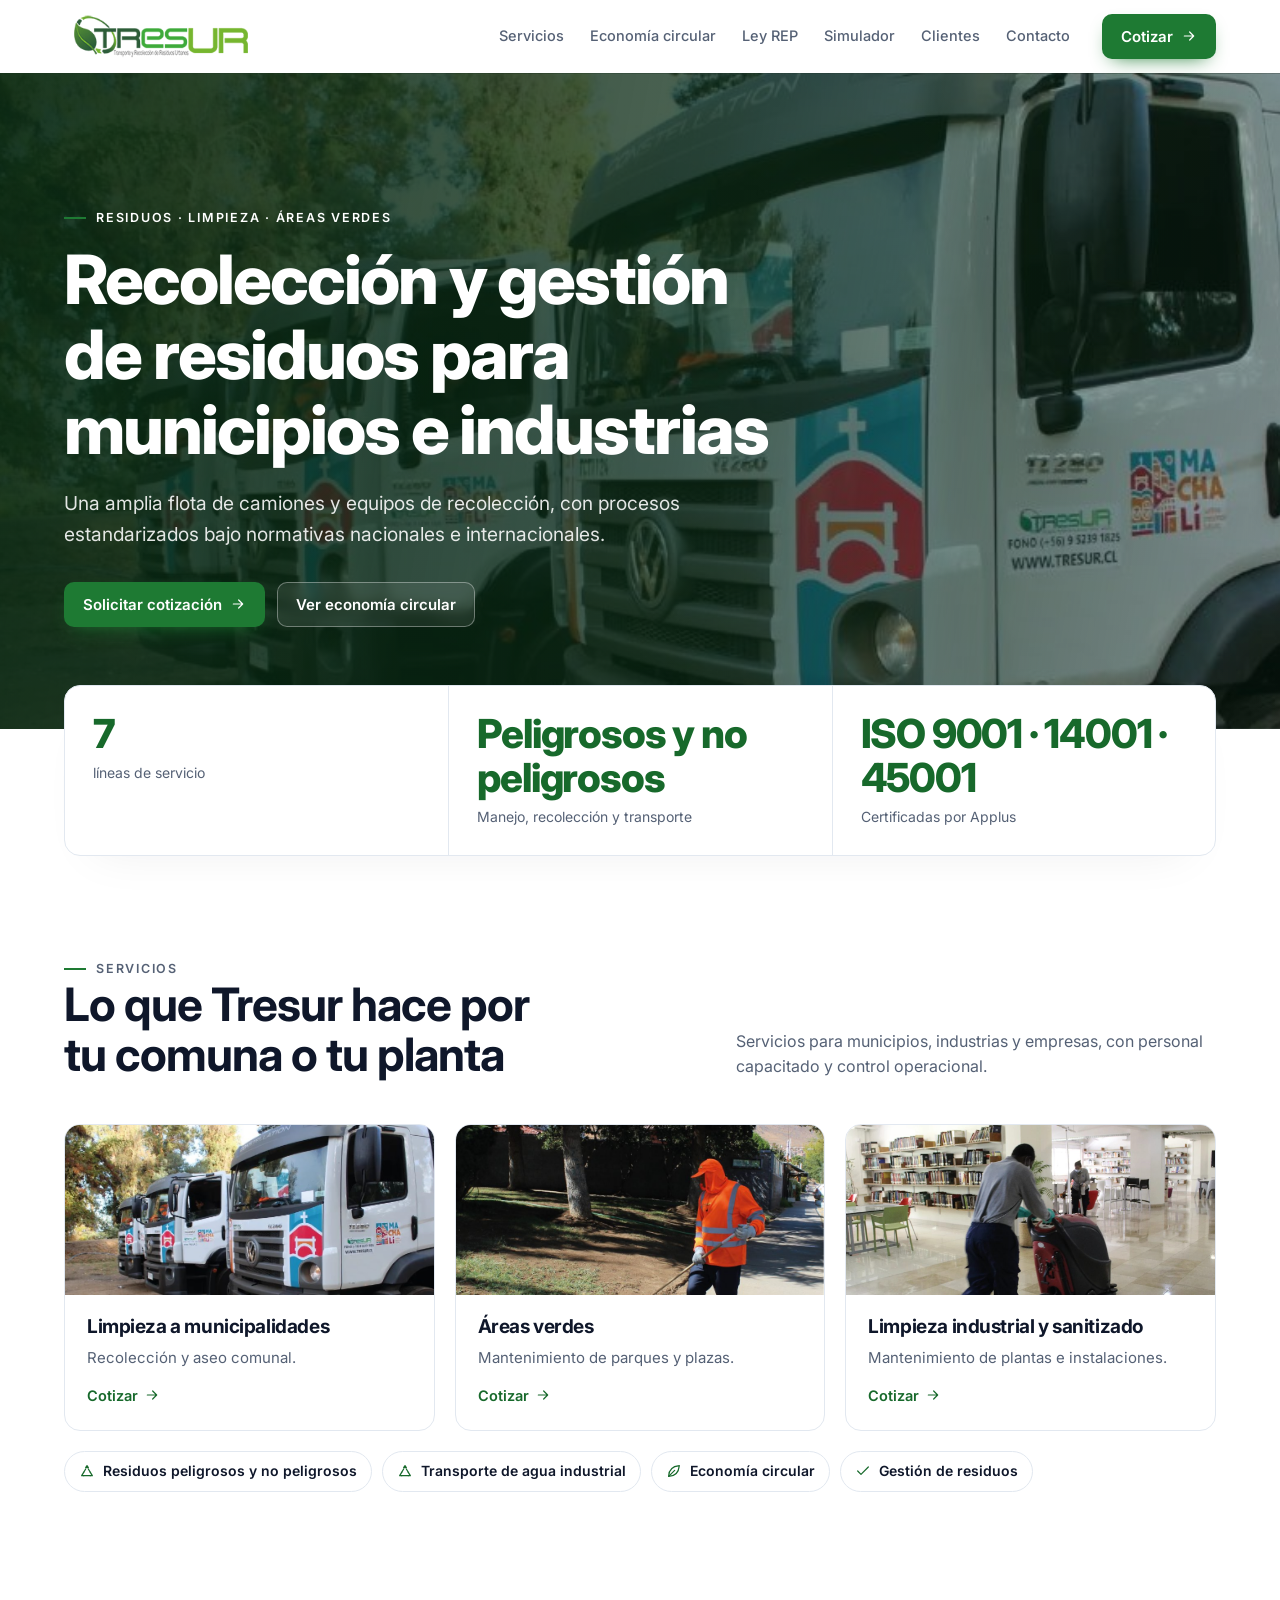
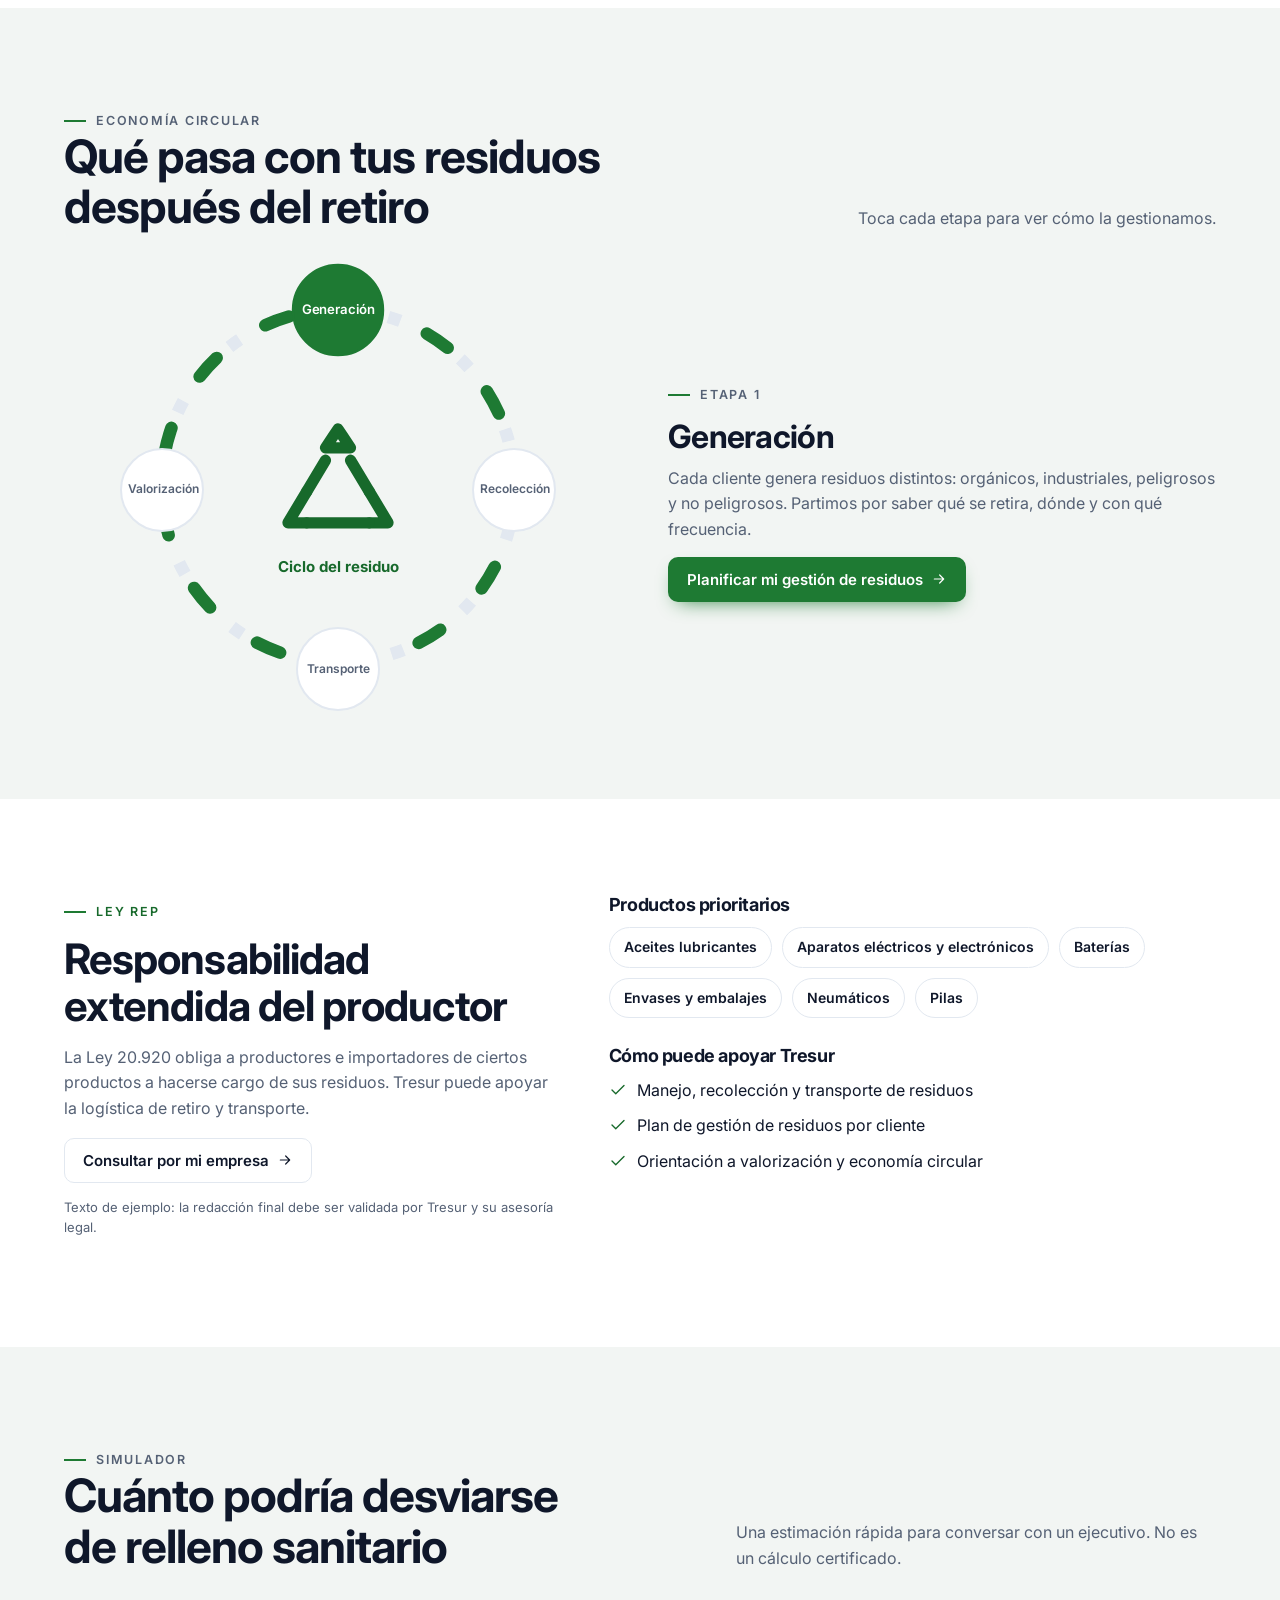
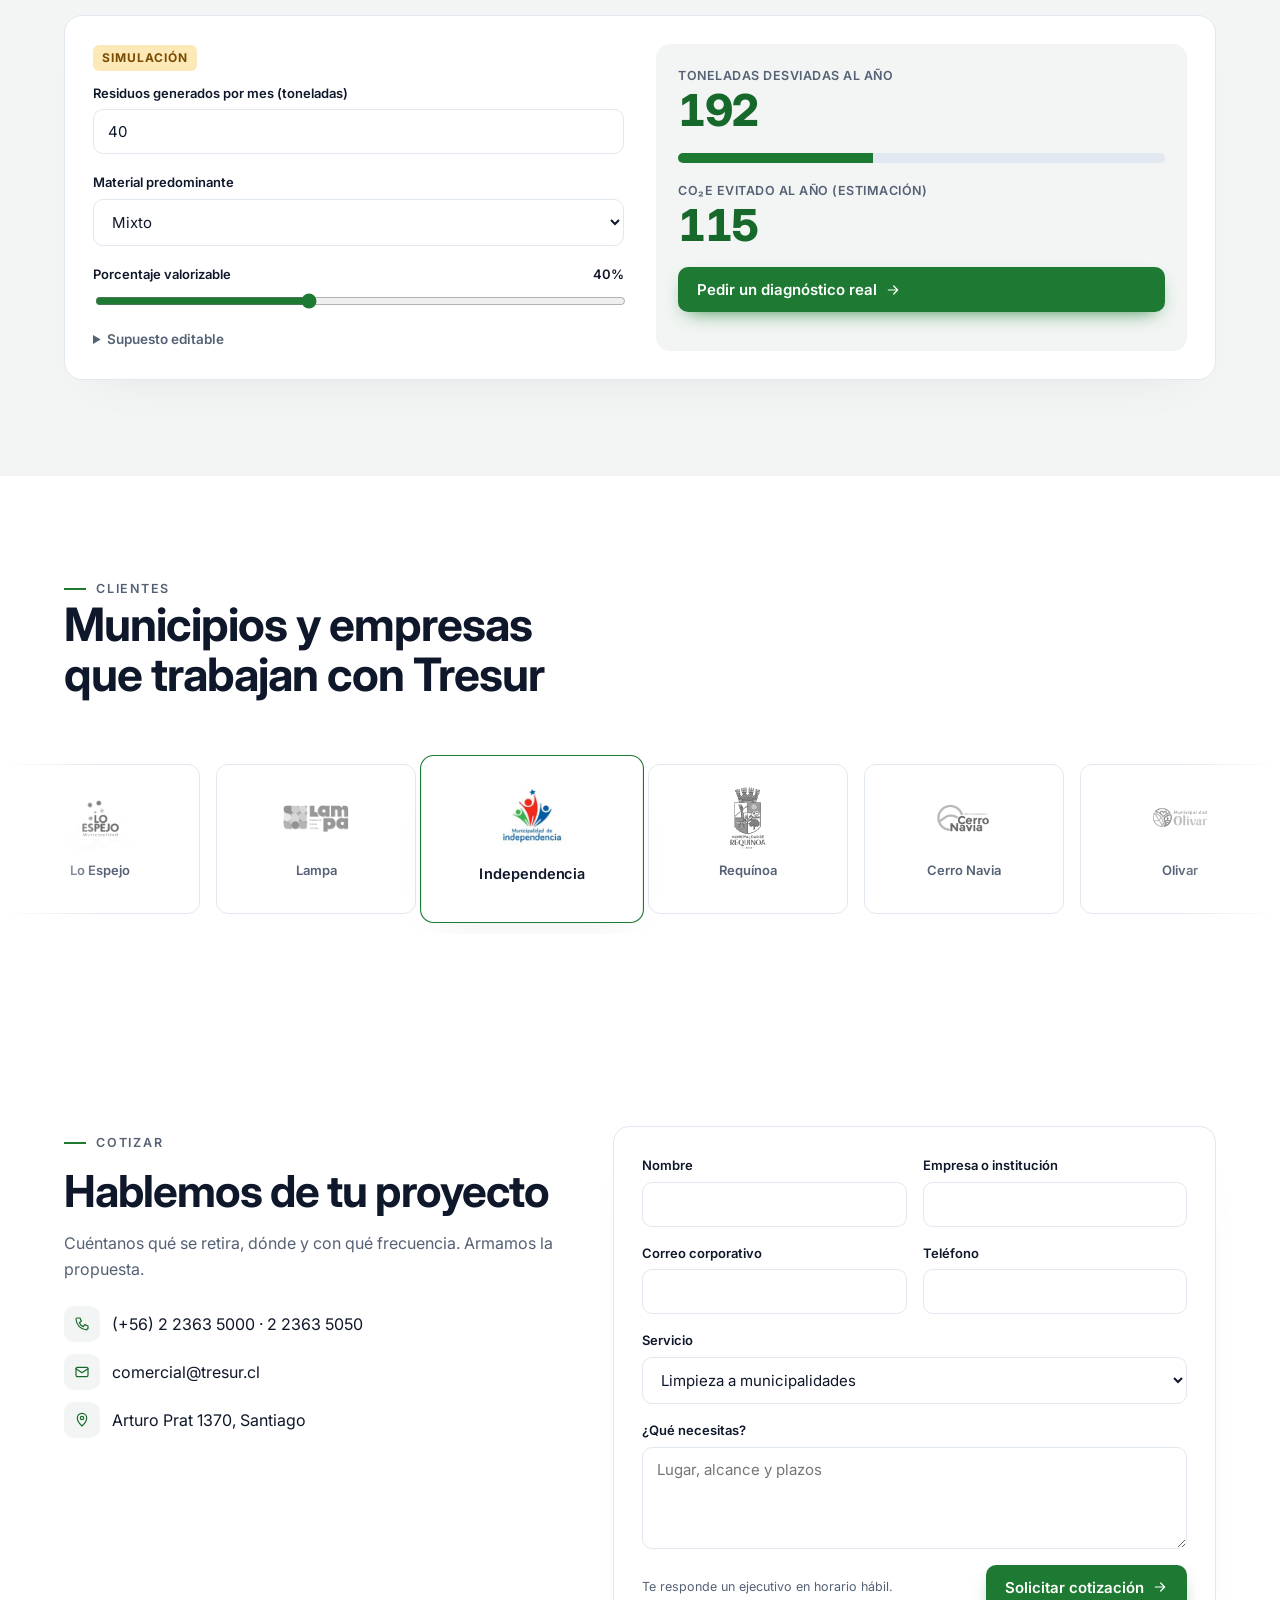
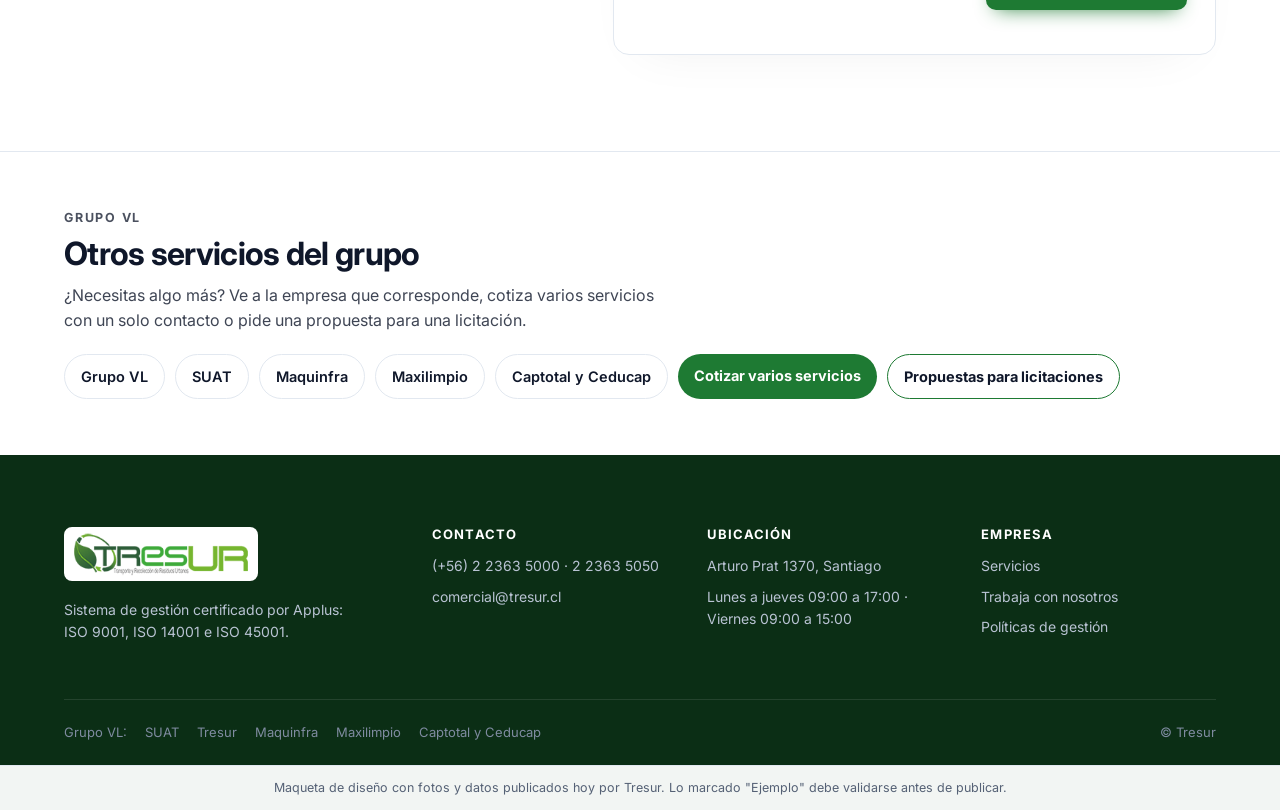
<file: familia-c/tresur/index.html>
<!doctype html><html lang="es"><head><meta charset="utf-8"><meta name="robots" content="noindex,nofollow"><meta name=viewport content="width=device-width,initial-scale=1,viewport-fit=cover"><style>:root{color-scheme:light;box-sizing:border-box;padding-top:env(safe-area-inset-top,0px);padding-bottom:env(safe-area-inset-bottom,0px)}html{scroll-padding-top:env(safe-area-inset-top,0px)}body{margin:0;padding:0;font:14px -apple-system,BlinkMacSystemFont,sans-serif;background:#faf9f5;color:#141413}img{max-width:100%}[hidden]:not([hidden=until-found i]){display:none!important}</style></head><body>
<title>Tresur Gestión de Residuos</title>
<link rel="stylesheet" href="https://fonts.googleapis.com/css2?family=Inter:wght@400;500;600;700;800&display=swap">
<style>
/* ===== BASE COMPARTIDA =====
   UX: una sola base técnica para las cuatro empresas (rendimiento y mantención),
   pero cada sitio tiene su propio orden, módulo estrella y paleta. Así se rompe el "sitio folleto" idéntico. */
:root{
  --bg:#FFFFFF; --bg2:#F4F6F9; --card:#FFFFFF; --ink:#0F172A; --muted:#556175; --line:#E2E8F0; --ring:rgba(15,23,42,.08);
  --font:'Inter','Helvetica Neue',Arial,sans-serif;
}
:root[data-theme="dark"]{--bg:#0A0F1A;--bg2:#0F1626;--card:#121B2D;--ink:#E8EDF5;--muted:#9AA7BB;--line:#1F2B40;--ring:rgba(0,0,0,.4);color-scheme:dark}
*{box-sizing:border-box}
html{scroll-behavior:smooth}
body{margin:0;background:var(--bg);color:var(--ink);font-family:var(--font);font-size:16px;line-height:1.6;-webkit-font-smoothing:antialiased}
h1,h2,h3,h4{margin:0;letter-spacing:-.022em;line-height:1.1;text-wrap:balance}
a{color:inherit}
:focus-visible{outline:3px solid var(--acc);outline-offset:3px;border-radius:4px}
.w{max-width:1200px;margin-inline:auto;padding-inline:24px}
@media (max-width:640px){.w{padding-inline:16px}}
.sr{position:absolute;width:1px;height:1px;overflow:hidden;clip:rect(0 0 0 0)}

/* Header sticky: UX B2B, el botón de cotizar siempre a un clic sin importar el scroll */
.hd{position:sticky;top:env(safe-area-inset-top,0px);z-index:40;background:color-mix(in srgb,var(--bg) 88%,transparent);backdrop-filter:blur(14px) saturate(1.5);border-bottom:1px solid transparent;transition:border-color .3s,box-shadow .3s}
.hd.scrolled{border-bottom-color:var(--line);box-shadow:0 6px 24px -12px var(--ring)}
.hd .w{display:flex;align-items:center;gap:20px;min-height:72px;position:relative}
.logo{display:flex;align-items:center;background:#fff;border-radius:8px;padding:5px 10px}
.logo img{height:44px;width:auto;display:block}
.nav{display:flex;gap:2px;margin-left:auto}
.nav a{white-space:nowrap;font-size:14.5px;font-weight:500;text-decoration:none;color:var(--muted);padding:8px 12px;border-radius:8px;transition:color .2s,background .2s}
.nav a:hover{color:var(--ink);background:var(--bg2)}
.acts{display:flex;align-items:center;gap:8px}
.icon-btn{width:40px;height:40px;display:grid;place-items:center;border-radius:10px;border:1px solid var(--line);background:var(--card);color:var(--ink);cursor:pointer}
.icon-btn:hover{border-color:var(--muted)}
.burger{display:none}
@media (max-width:1000px){.nav{display:none;position:absolute;top:100%;left:0;right:0;flex-direction:column;background:var(--bg);border-bottom:1px solid var(--line);padding:8px 16px 16px}.nav.open{display:flex}.burger{display:grid}.hide-md{display:none!important}.acts{margin-left:auto}}

.btn{display:inline-flex;align-items:center;gap:8px;font:600 15px var(--font);text-decoration:none;border-radius:10px;padding:12px 18px;border:1px solid transparent;cursor:pointer;transition:transform .15s,background .2s,box-shadow .2s,border-color .2s;white-space:nowrap}
.btn:active{transform:translateY(1px)}
.btn svg{transition:transform .2s}
.btn:hover svg{transform:translateX(3px)}
.btn.pri{background:var(--acc);color:var(--acct);box-shadow:0 8px 20px -10px var(--acc)}
.btn.pri:hover{box-shadow:0 10px 26px -10px var(--acc)}
.btn.sec{background:transparent;color:var(--ink);border-color:var(--line)}
.btn.sec:hover{border-color:var(--ink)}
.btn.ghost{background:rgba(255,255,255,.08);color:#fff;border-color:rgba(255,255,255,.35);backdrop-filter:blur(6px)}
.btn.ghost:hover{background:rgba(255,255,255,.16)}

.eyebrow{display:inline-flex;align-items:center;gap:10px;font-size:12.5px;font-weight:600;letter-spacing:.14em;text-transform:uppercase;color:var(--link);margin:0 0 14px}
.eyebrow::before{content:"";width:22px;height:2px;background:var(--acc)}
section.s{padding-block:96px}
section.s.alt{background:var(--bg2)}
.head{display:flex;flex-wrap:wrap;justify-content:space-between;align-items:end;gap:16px 48px;margin-bottom:44px}
.head h2{font-size:clamp(30px,3.6vw,46px);font-weight:700;max-width:18ch}
.head p{margin:0;color:var(--muted);max-width:48ch}
@media (max-width:760px){section.s{padding-block:64px}.head{margin-bottom:28px}}

/* Logos monocromáticos en carrusel: UX, prueba social sin ruido visual; color al pasar el mouse */
.marq{overflow:hidden;-webkit-mask:linear-gradient(90deg,transparent,#000 8%,#000 92%,transparent);mask:linear-gradient(90deg,transparent,#000 8%,#000 92%,transparent)}
.track{display:flex;gap:16px;width:max-content;animation:mq 50s linear infinite}
.marq:hover .track{animation-play-state:paused}
@keyframes mq{to{transform:translateX(calc(-50% - 8px))}}
.lg{flex:none;width:170px;height:92px;display:grid;place-items:center;background:#fff;border:1px solid var(--line);border-radius:12px;padding:14px}
.lg img{max-width:100%;max-height:56px;object-fit:contain;filter:grayscale(1) contrast(1.1);opacity:.7;transition:filter .3s,opacity .3s}
.lg:hover img{filter:none;opacity:1}
@media (prefers-reduced-motion:reduce){html{scroll-behavior:auto}.track{animation:none;flex-wrap:wrap;width:auto;justify-content:center}.track .dup{display:none}*{transition:none!important}}

/* Contacto */
.contact{display:grid;grid-template-columns:minmax(0,.9fr) minmax(0,1.1fr);gap:56px;align-items:start}
.contact h2{font-size:clamp(30px,3.6vw,44px);font-weight:700}
.contact p{color:var(--muted)}
.cl{list-style:none;margin:24px 0 0;padding:0;display:grid;gap:12px}
.cl li{display:flex;gap:12px;align-items:center}
.cl li span.i{width:36px;height:36px;border-radius:10px;display:grid;place-items:center;background:var(--bg2);color:var(--link);flex:none}
form.fm{background:var(--card);border:1px solid var(--line);border-radius:16px;padding:28px;display:grid;grid-template-columns:1fr 1fr;gap:16px;box-shadow:0 20px 50px -30px var(--ring)}
form.fm label{display:flex;flex-direction:column;gap:6px;font-size:13px;font-weight:600;min-width:0}
form.fm input,form.fm select,form.fm textarea{font:400 15px var(--font);padding:12px 14px;border-radius:10px;border:1px solid var(--line);background:var(--bg);color:var(--ink);width:100%;min-width:0;transition:border-color .2s,box-shadow .2s}
form.fm input:focus,form.fm select:focus,form.fm textarea:focus{outline:none;border-color:var(--acc);box-shadow:0 0 0 4px color-mix(in srgb,var(--acc) 20%,transparent)}
form.fm .full{grid-column:1/-1}
form.fm .row{grid-column:1/-1;display:flex;justify-content:space-between;align-items:center;gap:12px;flex-wrap:wrap}
form.fm small{color:var(--muted);font-size:12.5px}
.ok{grid-column:1/-1;color:#10915A;font-weight:600;font-size:14px}
@media (max-width:860px){.contact{grid-template-columns:1fr;gap:32px}form.fm{grid-template-columns:1fr;padding:20px}}

/* Footer limpio: UX, solo datos útiles; nada de texto de relleno */
footer.ft{background:var(--foot);color:#B9C3D3;font-size:14px}
footer .top{display:grid;grid-template-columns:1.4fr repeat(3,minmax(0,1fr));gap:40px;padding-block:72px 48px}
footer h4{color:#fff;font-size:13px;letter-spacing:.08em;text-transform:uppercase;margin-bottom:14px}
footer p{margin:0 0 8px}footer a{text-decoration:none}footer a:hover{color:#fff}
footer .bt{border-top:1px solid rgba(255,255,255,.1);padding-block:22px;display:flex;flex-wrap:wrap;justify-content:space-between;gap:10px;font-size:13px;color:#7F8BA0}
footer .grp{display:flex;flex-wrap:wrap;gap:6px 18px}
@media (max-width:860px){footer .top{grid-template-columns:1fr 1fr}}
@media (max-width:520px){footer .top{grid-template-columns:1fr}}
.badge{display:inline-flex;align-items:center;gap:6px;font-size:12px;font-weight:600;border:1px solid var(--line);border-radius:99px;padding:3px 10px;color:var(--muted)}
.note{font-size:13px;color:var(--muted);margin-top:14px}
#toast{position:fixed;left:50%;bottom:calc(24px + env(safe-area-inset-bottom,0px));transform:translate(-50%,10px);background:var(--ink);color:var(--bg);padding:12px 18px;border-radius:12px;font-size:14px;opacity:0;pointer-events:none;transition:opacity .25s,transform .25s;z-index:60;max-width:calc(100% - 32px);box-shadow:0 10px 30px -10px rgba(0,0,0,.4)}
#toast.on{opacity:1;transform:translate(-50%,0)}
.mock{font-size:12.5px;text-align:center;color:var(--muted);background:var(--bg2);border-top:1px solid var(--line);padding:12px 16px;margin:0}
[hidden]{display:none!important}

/* ===== Componentes comunes ===== */
.hide-sm{display:inline-flex}
@media (max-width:560px){.hide-sm{display:none}}
.hero{position:relative;color:#fff;background-color:#0b1220;background-image:var(--ov),var(--hero);background-size:cover;background-position:center;isolation:isolate}
.hero .w{padding-block:clamp(64px,10vw,140px) clamp(56px,8vw,110px)}
.hero h1{font-size:clamp(36px,5.4vw,68px);font-weight:800;max-width:17ch;letter-spacing:-.03em}
.hero .lead{font-size:clamp(17px,1.5vw,20px);max-width:58ch;color:rgba(255,255,255,.88);margin:22px 0 32px}
.hero .eyebrow{color:#fff}
.cta{display:flex;flex-wrap:wrap;gap:12px}
.facts{display:grid;grid-template-columns:repeat(3,minmax(0,1fr));gap:0;background:var(--card);border:1px solid var(--line);border-radius:16px;margin-top:-44px;position:relative;z-index:2;box-shadow:0 24px 50px -30px var(--ring)}
.facts>div{padding:26px 28px;border-left:1px solid var(--line)}
.facts>div:first-child{border-left:0}
.facts b{display:block;font-size:clamp(28px,3.2vw,40px);font-weight:800;letter-spacing:-.03em;color:var(--link);line-height:1.1}
.facts span{display:block;font-size:14px;color:var(--muted);margin-top:6px}
@media (max-width:760px){.facts{grid-template-columns:1fr}.facts>div{border-left:0;border-top:1px solid var(--line);padding:18px 20px}.facts>div:first-child{border-top:0}}
.grid{display:grid;gap:20px}
.g2{grid-template-columns:repeat(2,minmax(0,1fr))}.g3{grid-template-columns:repeat(3,minmax(0,1fr))}.g4{grid-template-columns:repeat(4,minmax(0,1fr))}
@media (max-width:980px){.g4,.g3{grid-template-columns:repeat(2,minmax(0,1fr))}}
@media (max-width:640px){.g4,.g3,.g2{grid-template-columns:1fr}}
.card{background:var(--card);border:1px solid var(--line);border-radius:16px;overflow:hidden;transition:transform .25s,box-shadow .25s,border-color .25s}
.card:hover{transform:translateY(-4px);box-shadow:0 22px 44px -24px var(--ring);border-color:color-mix(in srgb,var(--acc) 55%,var(--line))}
.card .body{padding:22px}
.card h3{font-size:19px;font-weight:700;margin-bottom:8px}
.card p{margin:0;color:var(--muted);font-size:15px}
.more{display:inline-flex;align-items:center;gap:6px;margin-top:14px;font-weight:600;font-size:14.5px;color:var(--link);text-decoration:none}
.more svg{transition:transform .2s}.card:hover .more svg,.more:hover svg{transform:translateX(4px)}
.steps{counter-reset:s;display:grid;grid-template-columns:repeat(var(--n,3),minmax(0,1fr));gap:20px}
.steps li{list-style:none;counter-increment:s;border-top:2px solid var(--line);padding-top:18px}
.steps li::before{content:counter(s,decimal-leading-zero);display:block;font-weight:800;font-size:14px;color:var(--link);letter-spacing:.1em;margin-bottom:8px}
.steps b{display:block;font-size:19px;margin-bottom:6px}.steps p{margin:0;color:var(--muted);font-size:15px}
ul.steps{padding:0;margin:0}
@media (max-width:760px){.steps{grid-template-columns:1fr}}
/* Pestañas / interruptor segmentado */
.seg{display:inline-flex;background:var(--bg2);border:1px solid var(--line);border-radius:12px;padding:4px;gap:4px;max-width:100%;flex-wrap:wrap}
.seg [role=tab]{font:600 15px var(--font);border:0;background:transparent;color:var(--muted);padding:11px 18px;border-radius:9px;cursor:pointer;display:inline-flex;align-items:center;gap:8px;transition:background .2s,color .2s,box-shadow .2s}
.seg [role=tab]:hover{color:var(--ink)}
.seg [role=tab][aria-selected=true]{background:var(--card);color:var(--ink);box-shadow:0 2px 10px -4px var(--ring),inset 0 0 0 1px var(--line)}
.panel{display:grid;grid-template-columns:minmax(0,1.05fr) minmax(0,.95fr);gap:44px;align-items:center;margin-top:32px}
.panel .ph{border-radius:16px;overflow:hidden;aspect-ratio:4/3;background:var(--bg2)}
.panel .ph img{width:100%;height:100%;object-fit:cover;display:block;transition:transform .6s}
.panel:hover .ph img{transform:scale(1.03)}
.panel h3{font-size:clamp(24px,2.6vw,32px);font-weight:700;margin-bottom:12px}
.panel p{color:var(--muted);margin:0 0 18px}
.tick{list-style:none;padding:0;margin:0 0 24px;display:grid;gap:10px}
.tick li{display:flex;gap:10px;align-items:flex-start}
.tick li svg{flex:none;margin-top:3px;color:var(--link)}
@media (max-width:860px){.panel{grid-template-columns:1fr;gap:24px}}

/* Tresur: verde esmeralda profundo, blanco y gris claro; ámbar de la marca como acento mínimo */
:root{--acc:#1E7A33;--acct:#fff;--link:#17692B;--foot:#0B2E15;--amber:#F0A30A;--ov:linear-gradient(100deg,rgba(8,40,18,.93) 0%,rgba(8,40,18,.72) 52%,rgba(8,40,18,.3) 100%);--bg2:#F2F5F3}
:root[data-theme="dark"]{--acc:#3FBF6A;--acct:#06200E;--link:#6FDB93;--foot:#06180B;--bg:#08110B;--bg2:#0D1A11;--card:#101F15;--line:#1B3023}
.cyc{display:grid;grid-template-columns:minmax(0,1fr) minmax(0,1fr);gap:56px;align-items:center}
.ring{position:relative;width:min(100%,420px);aspect-ratio:1;margin-inline:auto}
.ring svg{width:100%;height:100%;overflow:visible}
.ring .arc{fill:none;stroke:var(--line);stroke-width:3;stroke-dasharray:3 7}
.ring .flow{fill:none;stroke:var(--acc);stroke-width:3;stroke-linecap:round;stroke-dasharray:6 14;animation:dash 6s linear infinite}
@keyframes dash{to{stroke-dashoffset:-80}}
@media (prefers-reduced-motion:reduce){.ring .flow{animation:none}}
.node{position:absolute;transform:translate(-50%,-50%);width:84px;height:84px;border-radius:50%;border:2px solid var(--line);background:var(--card);color:var(--muted);display:grid;place-items:center;text-align:center;font:600 12px/1.2 var(--font);cursor:pointer;transition:all .25s;padding:6px}
.node:hover{border-color:var(--acc);color:var(--ink);transform:translate(-50%,-50%) scale(1.07)}
.node[aria-pressed=true]{background:var(--acc);color:var(--acct);border-color:var(--acc);transform:translate(-50%,-50%) scale(1.1)}
.ring .mid{position:absolute;inset:0;display:grid;place-items:center;pointer-events:none}
.ring .mid div{width:150px;text-align:center;color:var(--link);font-weight:700;font-size:15px;line-height:1.2}
.cyc .info{min-height:190px}
.cyc .info h3{font-size:clamp(24px,2.6vw,32px);margin-bottom:12px}
.cyc .info p{color:var(--muted);margin:0 0 14px}
@media (max-width:860px){.cyc{grid-template-columns:1fr;gap:28px}}
@media (max-width:420px){.node{width:70px;height:70px;font-size:11px}}
.rep{display:grid;grid-template-columns:minmax(0,.9fr) minmax(0,1.1fr);gap:48px;align-items:start}
.pills{display:flex;flex-wrap:wrap;gap:10px;margin:20px 0}
.pills span{display:inline-flex;gap:8px;align-items:center;border:1px solid var(--line);background:var(--card);border-radius:99px;padding:8px 14px;font-size:14px;font-weight:600}
.pills svg{color:var(--link)}
@media (max-width:860px){.rep{grid-template-columns:1fr;gap:28px}}
/* Calculadora */
.calc{background:var(--card);border:1px solid var(--line);border-radius:18px;padding:28px;display:grid;grid-template-columns:minmax(0,1fr) minmax(0,1fr);gap:32px;box-shadow:0 24px 50px -32px var(--ring)}
.calc label{display:flex;flex-direction:column;gap:6px;font-size:13px;font-weight:600;margin-bottom:18px}
.calc input[type=number],.calc select{font:400 15px var(--font);padding:12px 14px;border-radius:10px;border:1px solid var(--line);background:var(--bg);color:var(--ink);width:100%}
.calc input[type=range]{width:100%;accent-color:var(--acc)}
.calc .rv{display:flex;justify-content:space-between;font-weight:600}
.res{background:var(--bg2);border-radius:14px;padding:22px;display:grid;gap:18px;align-content:start}
.res .m small{display:block;font-size:12.5px;color:var(--muted);letter-spacing:.04em;text-transform:uppercase;font-weight:600}
.res .m b{display:block;font-size:clamp(30px,3.6vw,44px);letter-spacing:-.03em;color:var(--link);font-weight:800;font-variant-numeric:tabular-nums;line-height:1.1}
.sim{display:inline-block;font-size:12px;font-weight:700;letter-spacing:.08em;text-transform:uppercase;color:#7A4B00;background:#FDE9B8;border-radius:6px;padding:3px 9px;margin-bottom:12px}
.bar{height:10px;border-radius:99px;background:var(--line);overflow:hidden}.bar i{display:block;height:100%;background:var(--acc);width:0;transition:width .4s}
@media (max-width:860px){.calc{grid-template-columns:1fr;padding:20px}}
details.adv{margin-top:6px;font-size:13.5px;color:var(--muted)}details.adv summary{cursor:pointer;font-weight:600}
</style>
<div id="top"></div>
<header class="hd"><div class="w">
<a class="logo" href="#top" aria-label="Tresur, inicio"><img src="img/t/logo.png" alt="Tresur"></a>
<nav class="nav" id="nav" aria-label="Principal"><a href="#servicios">Servicios</a><a href="#economia">Economía circular</a><a href="#rep">Ley REP</a><a href="#simulador">Simulador</a><a href="#clientes">Clientes</a><a href="#cotizar">Contacto</a></nav>
<div class="acts"><a class="btn pri hide-sm" href="#cotizar">Cotizar <svg width="16" height="16" viewBox="0 0 24 24" fill="none" stroke="currentColor" stroke-width="1.8" stroke-linecap="round" stroke-linejoin="round" aria-hidden="true"><path d="M5 12h14M13 6l6 6-6 6"/></svg></a><button class="icon-btn burger" id="burger" type="button" aria-label="Menú" aria-expanded="false" aria-controls="nav"><svg width="18" height="18" viewBox="0 0 24 24" fill="none" stroke="currentColor" stroke-width="1.8" stroke-linecap="round" stroke-linejoin="round" aria-hidden="true"><path d="M4 7h16M4 12h16M4 17h16"/></svg></button></div>
</div></header>

<section class="hero" style="--hero:url(img/t/camiones.jpg)"><div class="w">
<p class="eyebrow">Residuos · limpieza · áreas verdes</p>
<h1>Recolección y gestión de residuos para municipios e industrias</h1>
<p class="lead">Una amplia flota de camiones y equipos de recolección, con procesos estandarizados bajo normativas nacionales e internacionales.</p>
<div class="cta"><a class="btn pri" href="#cotizar">Solicitar cotización <svg width="16" height="16" viewBox="0 0 24 24" fill="none" stroke="currentColor" stroke-width="1.8" stroke-linecap="round" stroke-linejoin="round" aria-hidden="true"><path d="M5 12h14M13 6l6 6-6 6"/></svg></a><a class="btn ghost" href="#economia">Ver economía circular</a></div>
</div></section>

<div class="w"><div class="facts">
<div><b data-to="7">7</b><span>líneas de servicio</span></div>
<div><b>Peligrosos y no peligrosos</b><span>Manejo, recolección y transporte</span></div>
<div><b>ISO 9001 · 14001 · 45001</b><span>Certificadas por Applus</span></div>
</div></div>

<section class="s" id="servicios"><div class="w">
<div class="head"><div><p class="eyebrow">Servicios</p><h2>Lo que Tresur hace por tu comuna o tu planta</h2></div><p>Servicios para municipios, industrias y empresas, con personal capacitado y control operacional.</p></div>
<div class="grid g3">
<article class="card"><img src="img/t/camiones.jpg" alt="" loading="lazy" style="width:100%;height:170px;object-fit:cover;display:block"><div class="body"><h3>Limpieza a municipalidades</h3><p>Recolección y aseo comunal.</p><a class="more" href="#cotizar" data-svc="Limpieza a municipalidades">Cotizar <svg width="16" height="16" viewBox="0 0 24 24" fill="none" stroke="currentColor" stroke-width="1.8" stroke-linecap="round" stroke-linejoin="round" aria-hidden="true"><path d="M5 12h14M13 6l6 6-6 6"/></svg></a></div></article>
<article class="card"><img src="img/t/areas.jpg" alt="" loading="lazy" style="width:100%;height:170px;object-fit:cover;display:block"><div class="body"><h3>Áreas verdes</h3><p>Mantenimiento de parques y plazas.</p><a class="more" href="#cotizar" data-svc="Áreas verdes">Cotizar <svg width="16" height="16" viewBox="0 0 24 24" fill="none" stroke="currentColor" stroke-width="1.8" stroke-linecap="round" stroke-linejoin="round" aria-hidden="true"><path d="M5 12h14M13 6l6 6-6 6"/></svg></a></div></article>
<article class="card"><img src="img/t/limp.jpg" alt="" loading="lazy" style="width:100%;height:170px;object-fit:cover;display:block"><div class="body"><h3>Limpieza industrial y sanitizado</h3><p>Mantenimiento de plantas e instalaciones.</p><a class="more" href="#cotizar" data-svc="Limpieza industrial y sanitizado">Cotizar <svg width="16" height="16" viewBox="0 0 24 24" fill="none" stroke="currentColor" stroke-width="1.8" stroke-linecap="round" stroke-linejoin="round" aria-hidden="true"><path d="M5 12h14M13 6l6 6-6 6"/></svg></a></div></article>
</div>
<div class="pills"><span><svg width="16" height="16" viewBox="0 0 24 24" fill="none" stroke="currentColor" stroke-width="1.8" stroke-linecap="round" stroke-linejoin="round" aria-hidden="true"><path d="M7 19H4l3-5M17 19h3l-3-5M12 4l-2 3h4z"/><path d="M7 14l3-5M17 14l-3-5M7 19h10"/></svg>Residuos peligrosos y no peligrosos</span><span><svg width="16" height="16" viewBox="0 0 24 24" fill="none" stroke="currentColor" stroke-width="1.8" stroke-linecap="round" stroke-linejoin="round" aria-hidden="true"><path d="M7 19H4l3-5M17 19h3l-3-5M12 4l-2 3h4z"/><path d="M7 14l3-5M17 14l-3-5M7 19h10"/></svg>Transporte de agua industrial</span><span><svg width="16" height="16" viewBox="0 0 24 24" fill="none" stroke="currentColor" stroke-width="1.8" stroke-linecap="round" stroke-linejoin="round" aria-hidden="true"><path d="M4 20c0-9 6-15 16-16-1 10-7 16-16 16z"/><path d="M4 20l9-9"/></svg>Economía circular</span><span><svg width="16" height="16" viewBox="0 0 24 24" fill="none" stroke="currentColor" stroke-width="1.8" stroke-linecap="round" stroke-linejoin="round" aria-hidden="true"><path d="M4 12l5 5L20 6"/></svg>Gestión de residuos</span></div>
</div></section>

<!-- MÓDULO ESTRELLA 1: ciclo de economía circular interactivo. UX: explica el servicio como un proceso que el cliente puede recorrer paso a paso, en lugar de un párrafo -->
<section class="s alt" id="economia"><div class="w">
<div class="head"><div><p class="eyebrow">Economía circular</p><h2>Qué pasa con tus residuos después del retiro</h2></div><p>Toca cada etapa para ver cómo la gestionamos.</p></div>
<div class="cyc">
<div class="ring" role="group" aria-label="Etapas del ciclo de residuos">
<svg viewBox="0 0 100 100" aria-hidden="true"><circle class="arc" cx="50" cy="50" r="42"/><circle class="flow" cx="50" cy="50" r="42"/></svg>
<div class="mid"><div><svg width="34" height="34" viewBox="0 0 24 24" fill="none" stroke="currentColor" stroke-width="1.8" stroke-linecap="round" stroke-linejoin="round" aria-hidden="true"><path d="M7 19H4l3-5M17 19h3l-3-5M12 4l-2 3h4z"/><path d="M7 14l3-5M17 14l-3-5M7 19h10"/></svg><br>Ciclo del residuo</div></div><button type="button" class="node" style="left:50%;top:8%" aria-pressed="true" data-i="0">Generación</button><button type="button" class="node" style="left:92%;top:50%" aria-pressed="false" data-i="1">Recolección</button><button type="button" class="node" style="left:50%;top:92%" aria-pressed="false" data-i="2">Transporte</button><button type="button" class="node" style="left:8%;top:50%" aria-pressed="false" data-i="3">Valorización</button></div>
<div class="info" aria-live="polite"><p class="eyebrow" id="cn">Etapa 1</p><h3 id="ct">Generación</h3><p id="cd">Cada cliente genera residuos distintos: orgánicos, industriales, peligrosos y no peligrosos. Partimos por saber qué se retira, dónde y con qué frecuencia.</p><a class="btn pri" href="#cotizar">Planificar mi gestión de residuos <svg width="16" height="16" viewBox="0 0 24 24" fill="none" stroke="currentColor" stroke-width="1.8" stroke-linecap="round" stroke-linejoin="round" aria-hidden="true"><path d="M5 12h14M13 6l6 6-6 6"/></svg></a></div>
</div></div></section>

<!-- MÓDULO ESTRELLA 2: Ley REP. UX: el gerente de una empresa busca "¿esto me obliga a mí?"; se responde con productos prioritarios y un siguiente paso -->
<section class="s" id="rep"><div class="w rep">
<div><p class="eyebrow">Ley REP</p><h2 style="font-size:clamp(28px,3.4vw,42px);font-weight:700">Responsabilidad extendida del productor</h2>
<p style="color:var(--muted)">La Ley 20.920 obliga a productores e importadores de ciertos productos a hacerse cargo de sus residuos. Tresur puede apoyar la logística de retiro y transporte.</p>
<a class="btn sec" href="#cotizar" data-svc="Gestión de residuos">Consultar por mi empresa <svg width="16" height="16" viewBox="0 0 24 24" fill="none" stroke="currentColor" stroke-width="1.8" stroke-linecap="round" stroke-linejoin="round" aria-hidden="true"><path d="M5 12h14M13 6l6 6-6 6"/></svg></a>
<p class="note">Texto de ejemplo: la redacción final debe ser validada por Tresur y su asesoría legal.</p></div>
<div><h3 style="font-size:18px;margin-bottom:4px">Productos prioritarios</h3><div class="pills" style="margin-top:12px"><span>Aceites lubricantes</span><span>Aparatos eléctricos y electrónicos</span><span>Baterías</span><span>Envases y embalajes</span><span>Neumáticos</span><span>Pilas</span></div>
<h3 style="font-size:18px;margin:28px 0 4px">Cómo puede apoyar Tresur</h3><ul class="tick" style="margin-top:12px"><li><svg width="18" height="18" viewBox="0 0 24 24" fill="none" stroke="currentColor" stroke-width="1.8" stroke-linecap="round" stroke-linejoin="round" aria-hidden="true"><path d="M4 12l5 5L20 6"/></svg>Manejo, recolección y transporte de residuos</li><li><svg width="18" height="18" viewBox="0 0 24 24" fill="none" stroke="currentColor" stroke-width="1.8" stroke-linecap="round" stroke-linejoin="round" aria-hidden="true"><path d="M4 12l5 5L20 6"/></svg>Plan de gestión de residuos por cliente</li><li><svg width="18" height="18" viewBox="0 0 24 24" fill="none" stroke="currentColor" stroke-width="1.8" stroke-linecap="round" stroke-linejoin="round" aria-hidden="true"><path d="M4 12l5 5L20 6"/></svg>Orientación a valorización y economía circular</li></ul></div>
</div></section>

<!-- Simulador: no son datos oficiales. Está rotulado "Simulación" y el factor es visible y editable, para no prometer una huella de carbono certificada -->
<section class="s alt" id="simulador"><div class="w">
<div class="head"><div><p class="eyebrow">Simulador</p><h2>Cuánto podría desviarse de relleno sanitario</h2></div><p>Una estimación rápida para conversar con un ejecutivo. No es un cálculo certificado.</p></div>
<div class="calc">
<div><span class="sim">Simulación</span>
<label for="c1">Residuos generados por mes (toneladas)<input id="c1" type="number" min="0" step="1" value="40"></label>
<label for="c2">Material predominante<select id="c2"><option value="0.9">Papel y cartón</option><option value="1.5">Plásticos</option><option value="0.4">Orgánicos</option><option value="0.6" selected>Mixto</option></select></label>
<label for="c3"><span class="rv"><span>Porcentaje valorizable</span><span id="c3v">40%</span></span><input id="c3" type="range" min="0" max="100" value="40"></label>
<details class="adv"><summary>Supuesto editable</summary><label for="c4" style="margin-top:10px">Factor ilustrativo (t CO₂e evitadas por t valorizada)<input id="c4" type="number" step="0.1" min="0" value="0.6"></label><p style="margin:0">Valores de ejemplo para la maqueta, no son factores de emisión oficiales.</p></details></div>
<div class="res" aria-live="polite">
<div class="m"><small>Toneladas desviadas al año</small><b id="r1">192</b></div>
<div class="bar" aria-hidden="true"><i id="rb"></i></div>
<div class="m"><small>CO₂e evitado al año (estimación)</small><b id="r2">115</b></div>
<a class="btn pri" href="#cotizar" data-svc="Economía circular">Pedir un diagnóstico real <svg width="16" height="16" viewBox="0 0 24 24" fill="none" stroke="currentColor" stroke-width="1.8" stroke-linecap="round" stroke-linejoin="round" aria-hidden="true"><path d="M5 12h14M13 6l6 6-6 6"/></svg></a></div>
</div></div></section>

<section class="s" id="clientes"><div class="w">
<div class="head"><div><p class="eyebrow">Clientes</p><h2>Municipios y empresas que trabajan con Tresur</h2></div></div></div>
<div class="marq"><div class="track"><div class="lg" title="Lo Espejo"><img src="img/t/cA.png" alt="Lo Espejo" loading="lazy"><span class="ln">Lo Espejo</span></div><div class="lg" title="Lampa"><img src="img/t/cC.png" alt="Lampa" loading="lazy"><span class="ln">Lampa</span></div><div class="lg" title="Independencia"><img src="img/t/cD.jpg" alt="Independencia" loading="lazy"><span class="ln">Independencia</span></div><div class="lg" title="Requínoa"><img src="img/t/cE.jpg" alt="Requínoa" loading="lazy"><span class="ln">Requínoa</span></div><div class="lg" title="Cerro Navia"><img src="img/t/cF.jpg" alt="Cerro Navia" loading="lazy"><span class="ln">Cerro Navia</span></div><div class="lg" title="Olivar"><img src="img/t/cG.jpg" alt="Olivar" loading="lazy"><span class="ln">Olivar</span></div><div class="lg" title="Nogales"><img src="img/t/cJ.jpg" alt="Nogales" loading="lazy"><span class="ln">Nogales</span></div><div class="lg" title="Machalí"><img src="img/t/cK.jpg" alt="Machalí" loading="lazy"><span class="ln">Machalí</span></div><div class="lg" title="Pudahuel"><img src="img/t/cL.png" alt="Pudahuel" loading="lazy"><span class="ln">Pudahuel</span></div><div class="lg" title="Abastible"><img src="img/t/cB.png" alt="Abastible" loading="lazy"><span class="ln">Abastible</span></div><div class="lg" title="Dialum"><img src="img/t/cH.jpg" alt="Dialum" loading="lazy"><span class="ln">Dialum</span></div><div class="lg" title="Recupac"><img src="img/t/cI.jpg" alt="Recupac" loading="lazy"><span class="ln">Recupac</span></div><div class="lg dup" aria-hidden="true"><img src="img/t/cA.png" alt="" loading="lazy"><span class="ln">Lo Espejo</span></div><div class="lg dup" aria-hidden="true"><img src="img/t/cC.png" alt="" loading="lazy"><span class="ln">Lampa</span></div><div class="lg dup" aria-hidden="true"><img src="img/t/cD.jpg" alt="" loading="lazy"><span class="ln">Independencia</span></div><div class="lg dup" aria-hidden="true"><img src="img/t/cE.jpg" alt="" loading="lazy"><span class="ln">Requínoa</span></div><div class="lg dup" aria-hidden="true"><img src="img/t/cF.jpg" alt="" loading="lazy"><span class="ln">Cerro Navia</span></div><div class="lg dup" aria-hidden="true"><img src="img/t/cG.jpg" alt="" loading="lazy"><span class="ln">Olivar</span></div><div class="lg dup" aria-hidden="true"><img src="img/t/cJ.jpg" alt="" loading="lazy"><span class="ln">Nogales</span></div><div class="lg dup" aria-hidden="true"><img src="img/t/cK.jpg" alt="" loading="lazy"><span class="ln">Machalí</span></div><div class="lg dup" aria-hidden="true"><img src="img/t/cL.png" alt="" loading="lazy"><span class="ln">Pudahuel</span></div><div class="lg dup" aria-hidden="true"><img src="img/t/cB.png" alt="" loading="lazy"><span class="ln">Abastible</span></div><div class="lg dup" aria-hidden="true"><img src="img/t/cH.jpg" alt="" loading="lazy"><span class="ln">Dialum</span></div><div class="lg dup" aria-hidden="true"><img src="img/t/cI.jpg" alt="" loading="lazy"><span class="ln">Recupac</span></div></div></div>
</section>

<section class="s" id="cotizar"><div class="w contact">
<div><p class="eyebrow">Cotizar</p><h2>Hablemos de tu proyecto</h2><p>Cuéntanos qué se retira, dónde y con qué frecuencia. Armamos la propuesta.</p>
<ul class="cl"><li><span class="i"><svg width="16" height="16" viewBox="0 0 24 24" fill="none" stroke="currentColor" stroke-width="1.8" stroke-linecap="round" stroke-linejoin="round" aria-hidden="true"><path d="M5 3h4l2 5-3 2a12 12 0 0 0 6 6l2-3 5 2v4a2 2 0 0 0-2 2A17 17 0 0 1 3 5a2 2 0 0 1 2-2z"/></svg></span>(+56) 2 2363 5000 · 2 2363 5050</li><li><span class="i"><svg width="16" height="16" viewBox="0 0 24 24" fill="none" stroke="currentColor" stroke-width="1.8" stroke-linecap="round" stroke-linejoin="round" aria-hidden="true"><rect x="3" y="5" width="18" height="14" rx="2"/><path d="M3 7l9 6 9-6"/></svg></span>comercial@tresur.cl</li><li><span class="i"><svg width="16" height="16" viewBox="0 0 24 24" fill="none" stroke="currentColor" stroke-width="1.8" stroke-linecap="round" stroke-linejoin="round" aria-hidden="true"><path d="M12 21s-7-6.2-7-12a7 7 0 0 1 14 0c0 5.8-7 12-7 12z"/><circle cx="12" cy="9" r="2.5"/></svg></span>Arturo Prat 1370, Santiago</li></ul></div>
<!-- UX B2B: 6 campos, con el servicio preseleccionable, para que comercial reciba la solicitud ya clasificada -->
<form class="fm" id="fm" data-mail="comercial@tresur.cl" novalidate>
<label for="f1">Nombre<input id="f1" autocomplete="name"></label><label for="f2">Empresa o institución<input id="f2" autocomplete="organization"></label>
<label for="f3">Correo corporativo<input id="f3" type="email" autocomplete="email"></label><label for="f4">Teléfono<input id="f4" type="tel" autocomplete="tel"></label>
<label for="f5" class="full">Servicio<select id="f5"><option>Limpieza a municipalidades</option><option>Áreas verdes</option><option>Limpieza industrial y sanitizado</option><option>Residuos peligrosos y no peligrosos</option><option>Transporte de agua industrial</option><option>Economía circular</option><option>Gestión de residuos</option></select></label>
<label for="f6" class="full">¿Qué necesitas?<textarea id="f6" rows="4" placeholder="Lugar, alcance y plazos"></textarea></label>
<div class="row"><small>Te responde un ejecutivo en horario hábil.</small><button class="btn pri" type="submit">Solicitar cotización <svg width="16" height="16" viewBox="0 0 24 24" fill="none" stroke="currentColor" stroke-width="1.8" stroke-linecap="round" stroke-linejoin="round" aria-hidden="true"><path d="M5 12h14M13 6l6 6-6 6"/></svg></button></div><div class="ok" id="fok" role="status"></div>
</form></div></section>

<section id="grupo-vl" style="padding:56px 0;border-top:1px solid var(--line,#E2E8F0)"><div style="max-width:1200px;margin:0 auto;padding:0 24px"><p style="margin:0 0 8px;font-size:12.5px;font-weight:700;letter-spacing:.14em;text-transform:uppercase;opacity:.75">Grupo VL</p><h2 style="margin:0 0 10px;font-size:clamp(24px,3vw,32px);line-height:1.15">Otros servicios del grupo</h2><p style="margin:0 0 20px;opacity:.8;max-width:60ch">¿Necesitas algo más? Ve a la empresa que corresponde, cotiza varios servicios con un solo contacto o pide una propuesta para una licitación.</p><div style="display:flex;flex-wrap:wrap;gap:10px"><a href="../grupovl/" style="display:inline-block;padding:10px 16px;border:1px solid var(--line,#CBD5E1);border-radius:99px;text-decoration:none;color:inherit;font-weight:600;font-size:14.5px;background:var(--card,transparent)">Grupo VL</a><a href="../suat/" style="display:inline-block;padding:10px 16px;border:1px solid var(--line,#CBD5E1);border-radius:99px;text-decoration:none;color:inherit;font-weight:600;font-size:14.5px;background:var(--card,transparent)">SUAT</a><a href="../maquinfra/" style="display:inline-block;padding:10px 16px;border:1px solid var(--line,#CBD5E1);border-radius:99px;text-decoration:none;color:inherit;font-weight:600;font-size:14.5px;background:var(--card,transparent)">Maquinfra</a><a href="../maxilimpio/" style="display:inline-block;padding:10px 16px;border:1px solid var(--line,#CBD5E1);border-radius:99px;text-decoration:none;color:inherit;font-weight:600;font-size:14.5px;background:var(--card,transparent)">Maxilimpio</a><a href="../captotal-ceducap/" style="display:inline-block;padding:10px 16px;border:1px solid var(--line,#CBD5E1);border-radius:99px;text-decoration:none;color:inherit;font-weight:600;font-size:14.5px;background:var(--card,transparent)">Captotal y Ceducap</a><a href="../grupovl/#cotizar-varios" style="display:inline-block;padding:10px 16px;border-radius:99px;text-decoration:none;font-weight:700;font-size:14.5px;background:var(--acc,#1F4E9C);color:var(--acct,#fff)">Cotizar varios servicios</a><a href="../grupovl/#licitaciones" style="display:inline-block;padding:10px 16px;border:1px solid var(--acc,#1F4E9C);border-radius:99px;text-decoration:none;font-weight:700;font-size:14.5px;color:inherit">Propuestas para licitaciones</a></div></div></section>
<footer class="ft"><div class="w"><div class="top">
<div><span class="logo" style="display:inline-flex"><img src="img/t/logo.png" alt="Tresur"></span><p style="margin-top:16px;max-width:34ch">Sistema de gestión certificado por Applus: ISO 9001, ISO 14001 e ISO 45001.</p></div>
<div><h4>Contacto</h4><p>(+56) 2 2363 5000 · 2 2363 5050</p><p>comercial@tresur.cl</p></div>
<div><h4>Ubicación</h4><p>Arturo Prat 1370, Santiago</p><p>Lunes a jueves 09:00 a 17:00 · Viernes 09:00 a 15:00</p></div>
<div><h4>Empresa</h4><p><a href="#servicios">Servicios</a></p><p><a href="#" data-say="Muestra: aquí se abre Trabaja con nosotros.">Trabaja con nosotros</a></p><p><a href="#" data-say="Muestra: enlace a las Políticas de Gestión en el dominio oficial.">Políticas de gestión</a></p></div>
</div>
<div class="bt"><div class="grp"><span>Grupo VL:</span><span>SUAT</span><span>Tresur</span><span>Maquinfra</span><span>Maxilimpio</span><span>Captotal y Ceducap</span></div><span>© Tresur</span></div></div></footer>
<p class="mock">Maqueta de diseño con fotos y datos publicados hoy por Tresur. Lo marcado "Ejemplo" debe validarse antes de publicar.</p>

<div id="toast" role="status"></div>
<script>
(function(){
 var R=document.documentElement;
 function getT(){try{return localStorage.getItem('theme')}catch(e){return null}}
 function setT(t){if(t){R.setAttribute('data-theme',t)}try{t?localStorage.setItem('theme',t):0}catch(e){}paintT()}
 function isDark(){var t=R.getAttribute('data-theme');if(t)return t==='dark';return window.matchMedia&&matchMedia('(prefers-color-scheme: dark)').matches}
 function paintT(){var b=document.getElementById('theme');if(!b)return;var d=isDark();b.innerHTML=d?'<svg width="18" height="18" viewBox="0 0 24 24" fill="none" stroke="currentColor" stroke-width="1.8" stroke-linecap="round" stroke-linejoin="round" aria-hidden="true"><circle cx="12" cy="12" r="4"/><path d="M12 2v2M12 20v2M4.9 4.9l1.4 1.4M17.7 17.7l1.4 1.4M2 12h2M20 12h2M4.9 19.1l1.4-1.4M17.7 6.3l1.4-1.4"/></svg>':'<svg width="18" height="18" viewBox="0 0 24 24" fill="none" stroke="currentColor" stroke-width="1.8" stroke-linecap="round" stroke-linejoin="round" aria-hidden="true"><path d="M21 12.8A9 9 0 1 1 11.2 3a7 7 0 0 0 9.8 9.8z"/></svg>';b.setAttribute('aria-label',d?'Cambiar a modo claro':'Cambiar a modo oscuro')}
 
 window.addEventListener('DOMContentLoaded',function(){
  
  var hd=document.querySelector('.hd');function sc(){hd.classList.toggle('scrolled',window.scrollY>8)}window.addEventListener('scroll',sc,{passive:true});sc();
  var bu=document.getElementById('burger'),nv=document.getElementById('nav');
  bu.onclick=function(){var o=nv.classList.toggle('open');bu.setAttribute('aria-expanded',String(o))};
  Array.prototype.forEach.call(nv.querySelectorAll('a'),function(a){a.addEventListener('click',function(){nv.classList.remove('open');bu.setAttribute('aria-expanded','false')})});
  var toast=document.getElementById('toast');
  window.say=function(m){toast.textContent=m;toast.classList.add('on');clearTimeout(window.say.t);window.say.t=setTimeout(function(){toast.classList.remove('on')},3000)};
  document.addEventListener('click',function(e){var a=e.target.closest('[data-say]');if(a){e.preventDefault();window.say(a.getAttribute('data-say'))}});
  var f=document.getElementById('fm');if(f)f.addEventListener('submit',function(e){e.preventDefault();document.getElementById('fok').textContent='Muestra: en el sitio real la solicitud llegaría a '+f.dataset.mail+'.'});
  /* Contadores: el valor final ya está en el HTML (se ve aunque no haya animación); solo se anima al entrar en pantalla */
  var red=window.matchMedia&&matchMedia('(prefers-reduced-motion: reduce)').matches;
  if(!red&&'IntersectionObserver' in window){
   var io=new IntersectionObserver(function(es){es.forEach(function(en){if(!en.isIntersecting)return;io.unobserve(en.target);var el=en.target,to=+el.dataset.to,pre=el.dataset.pre||'',suf=el.dataset.suf||'',t0=performance.now(),d=1200;
    function fmt(n){return n.toLocaleString('es-CL')}
    function st(t){var p=Math.min(1,(t-t0)/d),e=1-Math.pow(1-p,3);el.textContent=pre+fmt(Math.round(to*e))+suf;if(p<1)requestAnimationFrame(st)}requestAnimationFrame(st)})},{threshold:.4});
   Array.prototype.forEach.call(document.querySelectorAll('[data-to]'),function(el){io.observe(el)});
  }
  Array.prototype.forEach.call(document.querySelectorAll('[data-tabs]'),function(g){
   var tabs=[].slice.call(g.querySelectorAll('[role=tab]'));
   function sel(t,f){tabs.forEach(function(x){var on=x===t;x.setAttribute('aria-selected',on);x.tabIndex=on?0:-1;var p=document.getElementById(x.getAttribute('aria-controls'));if(p)p.hidden=!on});if(f)t.focus();if(g.dataset.onsel&&window[g.dataset.onsel])window[g.dataset.onsel](t)}
   tabs.forEach(function(t,i){t.addEventListener('click',function(){sel(t)});t.addEventListener('keydown',function(e){var k=e.key,n=null;if(k==='ArrowRight')n=tabs[(i+1)%tabs.length];if(k==='ArrowLeft')n=tabs[(i-1+tabs.length)%tabs.length];if(n){e.preventDefault();sel(n,true)}})});
  });
  if(window.PAGE)window.PAGE();
 });
})();


window.PAGE=function(){
 document.querySelectorAll('[data-svc]').forEach(function(a){a.addEventListener('click',function(){var s=document.getElementById('f5');if(s)s.value=a.dataset.svc})});
 var N=[["Generación", "Cada cliente genera residuos distintos: orgánicos, industriales, peligrosos y no peligrosos. Partimos por saber qué se retira, dónde y con qué frecuencia."], ["Recolección", "Flota de camiones y equipos de recolección, con rutas y frecuencias definidas por escrito y control operacional."], ["Transporte", "Traslado con personal capacitado y procesos estandarizados bajo normativas nacionales e internacionales; incluye residuos peligrosos y no peligrosos."], ["Valorización", "Cuando el residuo puede recuperarse, se orienta a valorización y reciclaje en lugar de disposición final."]],nodes=document.querySelectorAll('.node');
 nodes.forEach(function(b){b.addEventListener('click',function(){var i=+b.dataset.i;nodes.forEach(function(x){x.setAttribute('aria-pressed',x===b)});document.getElementById('cn').textContent='Etapa '+(i+1);document.getElementById('ct').textContent=N[i][0];document.getElementById('cd').textContent=N[i][1]})});
 function calc(){var t=+document.getElementById('c1').value||0,p=+document.getElementById('c3').value,f=+document.getElementById('c4').value||0;
  document.getElementById('c3v').textContent=p+'%';
  var des=t*12*p/100,co=des*f;document.getElementById('r1').textContent=Math.round(des).toLocaleString('es-CL');document.getElementById('r2').textContent=Math.round(co).toLocaleString('es-CL');document.getElementById('rb').style.width=p+'%'}
 document.getElementById('c2').addEventListener('change',function(e){document.getElementById('c4').value=e.target.value;calc()});
 ['c1','c3','c4'].forEach(function(id){document.getElementById(id).addEventListener('input',calc)});calc();
};

</script>

<style id="lg-extra">
/* Carrusel de clientes. UX: el nombre bajo cada logo asegura que se lea aunque el logo sea pequeño;
   el logo que cruza el centro del carrusel toma color y crece un poco, para guiar la mirada (también se activa al pasar el cursor). */
.marq{padding-block:20px}
.lg{width:200px;height:auto;min-height:150px;display:flex;flex-direction:column;align-items:center;justify-content:center;gap:10px;padding:14px 12px;
    transition:transform .45s cubic-bezier(.2,.8,.2,1),box-shadow .45s,border-color .45s}
.lg img{max-height:68px;max-width:80%;transition:filter .45s,opacity .45s}
.lg .ln{display:-webkit-box;-webkit-line-clamp:2;-webkit-box-orient:vertical;overflow:hidden;text-align:center;font-size:13px;line-height:1.25;font-weight:600;
    color:var(--muted,#556175);transition:color .45s;min-height:2.5em}
.lg.on,.lg:hover{transform:scale(1.12);border-color:var(--acc,#1F4E9C);box-shadow:0 18px 36px -18px var(--ring,rgba(15,23,42,.25));position:relative;z-index:2}
.lg.on img,.lg:hover img{filter:none;opacity:1}
.lg.on .ln,.lg:hover .ln{color:var(--ink,#0F172A)}
.cgrid .lg,.cgrid .lg:hover{width:auto}
@media (prefers-reduced-motion:reduce){.lg{transition:none}.lg.on{transform:none}.lg:hover{transform:none}}
</style>
<script>
/* Microinteracción: cada 120 ms marca como activo el logo más cercano al centro del carrusel.
   Se detiene cuando el carrusel no está en pantalla y no corre si el usuario pidió menos movimiento. */
(function(){
 var m=document.querySelector('.marq');if(!m)return;
 var items=[].slice.call(m.querySelectorAll('.lg')),t=null;
 if(window.matchMedia&&matchMedia('(prefers-reduced-motion: reduce)').matches)return;
 function tick(){var r=m.getBoundingClientRect(),cx=r.left+r.width/2,best=null,bd=1e9;
  items.forEach(function(it){var b=it.getBoundingClientRect(),d=Math.abs(b.left+b.width/2-cx);if(d<bd){bd=d;best=it}});
  items.forEach(function(it){it.classList.toggle('on',it===best)})}
 function go(){if(!t){tick();t=setInterval(tick,120)}}
 function stop(){clearInterval(t);t=null}
 if('IntersectionObserver' in window){new IntersectionObserver(function(es){es[0].isIntersecting?go():stop()},{threshold:.1}).observe(m)}else{go()}
})();
</script>
</body></html>
</file>
